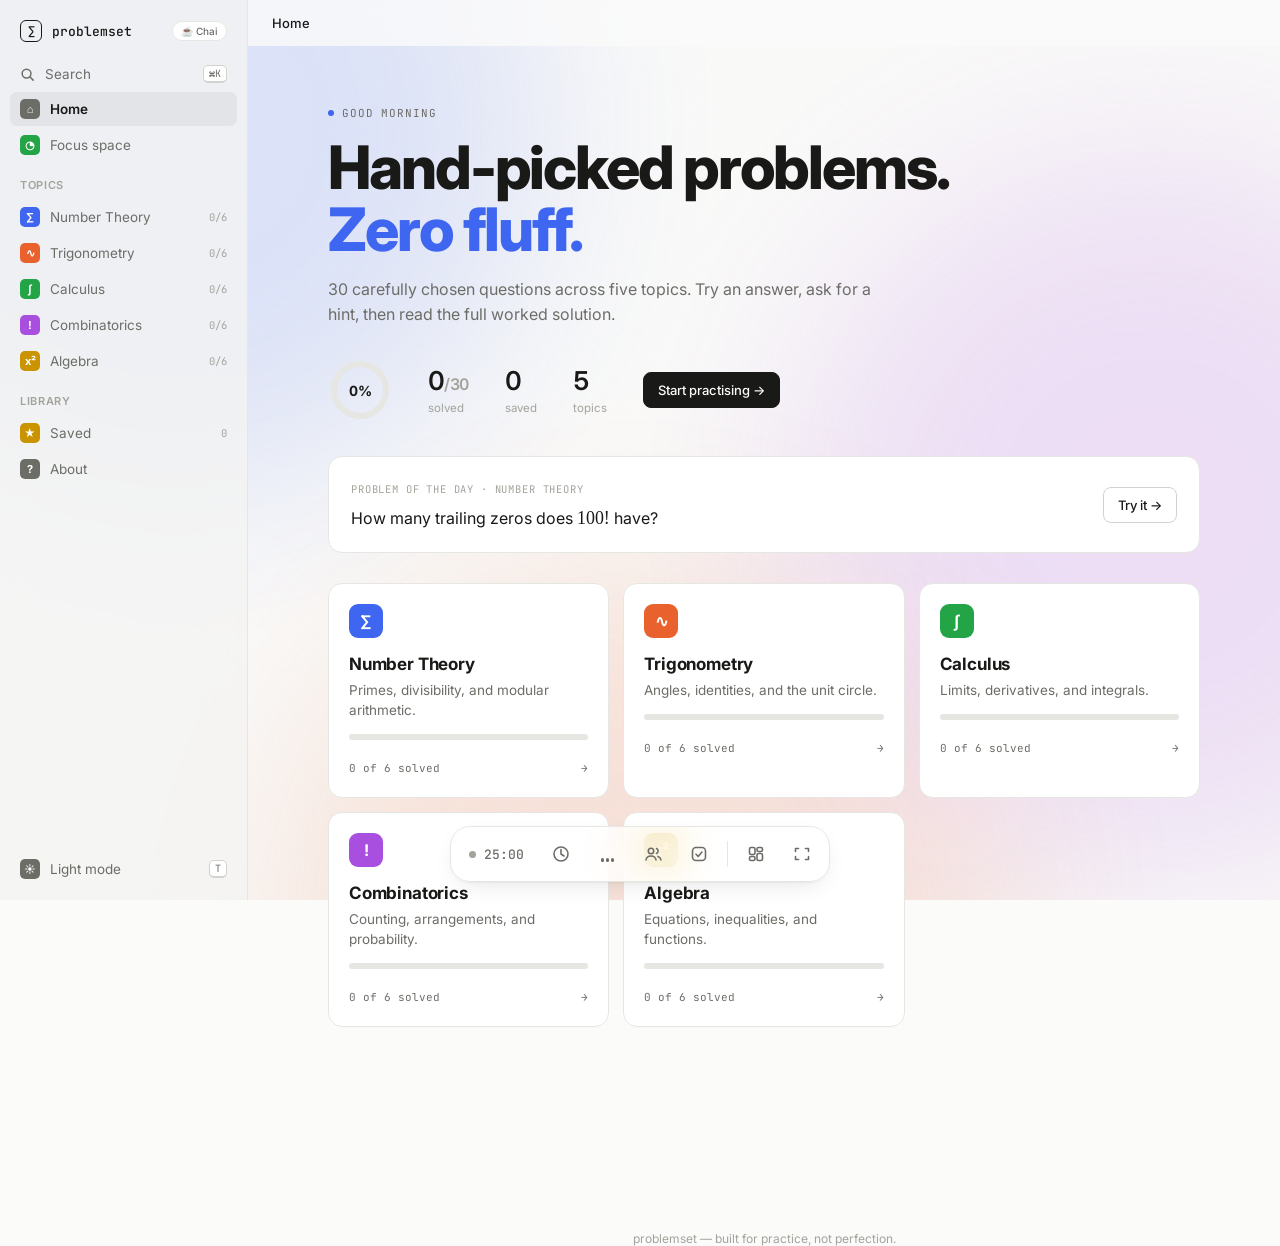
<file: problemset.html>
<!doctype html>
<html lang="en"><head><meta charset="utf-8"><meta name="viewport" content="width=device-width,initial-scale=1">
<title>Problemset Clone</title>
<link href="https://fonts.googleapis.com/css2?family=Inter:wght@400;500;600;700;800&family=JetBrains+Mono:wght@400;500&display=swap" rel="stylesheet">
<style>
:root{--bg:#fbfbfa;--side:#f4f4f2;--elev:#fff;--hover:rgba(20,20,22,.05);--border:#e6e6e2;--border2:#d3d3cd;--text:#191917;--dim:#6d6d68;--faint:#a3a39c;--shadow:0 1px 2px rgba(0,0,0,.05),0 8px 24px -8px rgba(0,0,0,.12);
--nt:#3f66f0;--trig:#e9622e;--calc:#22a447;--comb:#a94fe0;--alg:#c99400;--accent:var(--nt);
--easy:#22a447;--med:#c99400;--hard:#e5484d;
--mono:'JetBrains Mono',ui-monospace,monospace;--sans:'Inter',-apple-system,BlinkMacSystemFont,sans-serif;--ease:cubic-bezier(.2,.8,.2,1)}
@media (prefers-color-scheme:dark){:root:not([data-theme=light]){--bg:#0a0a0b;--side:#0e0e10;--elev:#131316;--hover:rgba(255,255,255,.06);--border:#232326;--border2:#35353a;--text:#ededed;--dim:#8a8a92;--faint:#55555c;--shadow:0 1px 2px rgba(0,0,0,.4),0 12px 32px -8px rgba(0,0,0,.6);--nt:#6c8fff;--trig:#ff8a5c;--calc:#7ee08c;--comb:#d68aff;--alg:#ffd166;--easy:#7ee08c;--med:#ffd166;--hard:#ff6b6b}}
:root[data-theme=dark]{--bg:#0a0a0b;--side:#0e0e10;--elev:#131316;--hover:rgba(255,255,255,.06);--border:#232326;--border2:#35353a;--text:#ededed;--dim:#8a8a92;--faint:#55555c;--shadow:0 1px 2px rgba(0,0,0,.4),0 12px 32px -8px rgba(0,0,0,.6);--nt:#6c8fff;--trig:#ff8a5c;--calc:#7ee08c;--comb:#d68aff;--alg:#ffd166;--easy:#7ee08c;--med:#ffd166;--hard:#ff6b6b}
*{box-sizing:border-box;margin:0;padding:0}
html,body{margin:0}
body{background:var(--bg);color:var(--text);font-family:var(--sans);-webkit-font-smoothing:antialiased;transition:background .3s,color .3s}
a{color:inherit;text-decoration:none}button{font:inherit;color:inherit;background:none;border:0;cursor:pointer}
:focus-visible{outline:2px solid var(--accent);outline-offset:2px;border-radius:6px}
::selection{background:color-mix(in srgb,var(--accent) 30%,transparent)}
math{font-family:'STIX Two Math','Latin Modern Math','Cambria Math',serif;font-size:1.12em}
#bar{position:fixed;top:0;left:0;height:2px;width:100%;transform-origin:0 50%;transform:scaleX(0);background:var(--accent);z-index:60;transition:background .4s}
.shell{display:grid;grid-template-columns:248px minmax(0,1fr);min-height:100vh}
/* sidebar */
aside{position:sticky;top:0;height:100vh;background:var(--side);border-right:1px solid var(--border);padding:14px 10px;display:flex;flex-direction:column;gap:2px;z-index:40;transition:transform .35s var(--ease),background .3s}
.brand{display:flex;align-items:center;gap:10px;padding:6px 10px 14px;font-family:var(--mono);font-size:13px;font-weight:500}
.logo{width:22px;height:22px;border-radius:6px;border:1px solid var(--text);display:grid;place-items:center;font-size:12px;transition:transform .5s var(--ease)}
.brand:hover .logo{transform:rotate(180deg)}
.chip{margin-left:auto;font-size:10px;border:1px solid var(--border);border-radius:99px;padding:3px 8px;color:var(--dim);background:var(--elev);font-family:var(--sans)}
.sbtn{display:flex;align-items:center;gap:10px;width:100%;padding:7px 10px;border-radius:7px;font-size:13.5px;color:var(--dim);position:relative;transition:background .15s,color .15s}
.sbtn:hover{background:var(--hover);color:var(--text)}
.sbtn.on{background:var(--hover);color:var(--text);font-weight:600}
.sbtn kbd{margin-left:auto}
.sbtn .ico{width:20px;height:20px;border-radius:5px;display:grid;place-items:center;font-size:11px;font-weight:700;color:#fff;background:var(--c,var(--dim));flex:none;transition:transform .25s var(--ease)}
.sbtn:hover .ico{transform:scale(1.12) rotate(-6deg)}
.sbtn .cnt{margin-left:auto;font-family:var(--mono);font-size:10.5px;color:var(--faint)}
.sec{font-size:11px;letter-spacing:.06em;text-transform:uppercase;color:var(--faint);padding:14px 10px 6px;font-weight:600}
.spacer{flex:1}
kbd{font-family:var(--mono);font-size:10px;border:1px solid var(--border2);border-bottom-width:2px;border-radius:5px;padding:1px 5px;color:var(--dim);background:var(--elev)}
/* topbar */
.top{position:sticky;top:0;z-index:30;display:flex;align-items:center;gap:10px;height:46px;padding:0 24px;background:color-mix(in srgb,var(--bg) 82%,transparent);backdrop-filter:blur(14px);border-bottom:1px solid transparent;transition:border-color .25s}
.top.scrolled{border-color:var(--border)}
.crumbs{font-size:13px;color:var(--dim);display:flex;gap:8px;align-items:center;min-width:0}
.crumbs b{color:var(--text);font-weight:500;white-space:nowrap;overflow:hidden;text-overflow:ellipsis}
.menu{display:none;width:30px;height:30px;border-radius:7px;place-items:center}
.menu:hover{background:var(--hover)}
.scrim{position:fixed;inset:0;background:rgba(0,0,0,.45);opacity:0;pointer-events:none;transition:opacity .3s;z-index:35}
/* page */
main{padding:0 24px 80px;max-width:920px;width:100%;margin:0 auto}
.page{animation:pagein .5s var(--ease) both}
@keyframes pagein{from{opacity:0;transform:translateY(10px)}}
.hero{padding:54px 0 28px}
.eyebrow{display:inline-flex;align-items:center;gap:8px;font-family:var(--mono);font-size:11px;letter-spacing:.08em;text-transform:uppercase;color:var(--dim)}
.eyebrow i{width:6px;height:6px;border-radius:50%;background:var(--accent);box-shadow:0 0 0 0 var(--accent);animation:pulse 2.4s infinite}
@keyframes pulse{0%{box-shadow:0 0 0 0 color-mix(in srgb,var(--accent) 60%,transparent)}70%,100%{box-shadow:0 0 0 8px transparent}}
h1{font-size:clamp(38px,6.2vw,60px);line-height:1.04;letter-spacing:-.035em;font-weight:800;margin:16px 0 0;text-wrap:balance}
h1 span{color:var(--accent);transition:color .4s}
.sub{color:var(--dim);margin-top:16px;font-size:16px;max-width:560px;line-height:1.55}
.stats{display:flex;flex-wrap:wrap;gap:12px 36px;margin-top:32px;align-items:center}
.stat b{display:block;font-size:26px;font-weight:600;letter-spacing:-.02em;font-variant-numeric:tabular-nums}
.stat small{font-size:11.5px;color:var(--faint)}
.pbar{flex:1;min-width:180px;max-width:320px}
.track{height:6px;border-radius:9px;background:var(--border);overflow:hidden;margin-top:8px;display:flex}
.fill{height:100%;background:var(--accent);border-radius:9px;transition:width .8s var(--ease)}
.dbar{display:flex;gap:4px;margin-top:8px}.dbar i{height:6px;border-radius:9px;flex:var(--n);min-width:6px;transition:flex .6s}
.ring{width:64px;height:64px;transform:rotate(-90deg)}.ring circle{fill:none;stroke-width:6;stroke-linecap:round}
.ring .bg{stroke:var(--border)}.ring .fg{stroke:var(--accent);transition:stroke-dashoffset 1s var(--ease)}
/* tools */
.tools{display:flex;gap:10px;flex-wrap:wrap;margin:8px 0 6px;position:sticky;top:46px;z-index:20;padding:10px 0;background:color-mix(in srgb,var(--bg) 88%,transparent);backdrop-filter:blur(12px)}
.search{flex:1;min-width:200px;display:flex;align-items:center;gap:9px;padding:0 12px;height:36px;border:1px solid var(--border);border-radius:9px;background:var(--elev);color:var(--faint);transition:border-color .2s,box-shadow .2s}
.search:focus-within{border-color:var(--accent);box-shadow:0 0 0 3px color-mix(in srgb,var(--accent) 18%,transparent)}
.search input{flex:1;background:none;border:0;outline:0;color:var(--text);font:14px var(--sans);min-width:0}
.seg{position:relative;display:flex;padding:3px;border:1px solid var(--border);border-radius:9px;background:var(--elev)}
.seg button{position:relative;z-index:1;font-family:var(--mono);font-size:11.5px;color:var(--dim);padding:0 12px;height:28px;border-radius:6px;transition:color .2s}
.seg button.on{color:var(--text)}
.seg .ind{position:absolute;z-index:0;top:3px;bottom:3px;left:0;border-radius:6px;background:var(--hover);border:1px solid var(--border);transition:transform .35s var(--ease),width .35s var(--ease)}
.tags{display:flex;gap:6px;flex-wrap:wrap;margin:6px 0 14px}
.tag{font-size:12px;padding:4px 10px;border-radius:99px;border:1px solid var(--border);color:var(--dim);transition:.2s;background:var(--elev)}
.tag:hover{border-color:var(--border2);color:var(--text);transform:translateY(-1px)}
.tag.on{background:var(--accent);border-color:var(--accent);color:#fff}
[data-theme=dark] .tag.on{color:#0a0a0b}
@media (prefers-color-scheme:dark){:root:not([data-theme=light]) .tag.on{color:#0a0a0b}}
/* questions */
.q{border:1px solid transparent;border-radius:12px;margin:2px 0;transition:border-color .3s,background .3s,box-shadow .3s;animation:rise .55s var(--ease) both;animation-delay:calc(var(--d,0)*45ms)}
@keyframes rise{from{opacity:0;transform:translateY(14px)}}
.q:hover{background:var(--hover)}
.q.open{background:var(--elev);border-color:var(--border);box-shadow:var(--shadow)}
.q.flash{animation:flash 1.6s}
@keyframes flash{0%,40%{border-color:var(--accent);box-shadow:0 0 0 4px color-mix(in srgb,var(--accent) 20%,transparent)}}
.q-head{display:flex;gap:16px;width:100%;text-align:left;padding:18px 16px;align-items:flex-start}
.q-num{font-family:var(--mono);font-size:11px;color:var(--faint);width:22px;padding-top:5px;font-variant-numeric:tabular-nums;flex:none}
.q-main{flex:1;min-width:0}
.q-text{font-size:16.5px;line-height:1.7;display:block}
.q-meta{display:flex;flex-wrap:wrap;gap:8px 12px;align-items:center;margin-top:10px;font-size:12px;color:var(--dim)}
.diff{display:inline-flex;align-items:center;gap:6px;font-family:var(--mono);font-size:10.5px;text-transform:uppercase;letter-spacing:.04em}
.dots{display:inline-flex;gap:3px}.dots i{width:6px;height:6px;border-radius:50%;background:var(--border2);transition:background .3s}
.easy .dots i:nth-child(1){background:var(--easy)}
.medium .dots i:nth-child(-n+2){background:var(--med)}.hard .dots i{background:var(--hard)}
.t{padding:1px 8px;border-radius:5px;background:var(--hover);font-size:11.5px}
.q-state{display:flex;gap:8px;align-items:center;padding-top:3px;color:var(--faint)}
.q-state .ok{color:var(--easy);animation:pop .5s var(--ease)}
.q-state .star{color:var(--med)}
@keyframes pop{0%{transform:scale(0)}60%{transform:scale(1.4)}100%{transform:scale(1)}}
.chev{transition:transform .35s var(--ease);flex:none}
.open .chev{transform:rotate(180deg)}
.q-more{display:grid;grid-template-rows:0fr;transition:grid-template-rows .4s var(--ease)}
.open .q-more{grid-template-rows:1fr}
.q-more>div{overflow:hidden;min-height:0}
.panel{padding:2px 16px 18px 54px;opacity:0;transform:translateY(-6px);transition:opacity .3s,transform .4s var(--ease)}
.open .panel{opacity:1;transform:none;transition-delay:.08s}
.ans{display:flex;gap:8px;flex-wrap:wrap}
.ans input{flex:1;min-width:150px;height:36px;padding:0 12px;border-radius:8px;border:1px solid var(--border2);background:var(--bg);color:var(--text);font:13px var(--mono);outline:0;transition:border-color .2s,box-shadow .2s}
.ans input:focus{border-color:var(--accent);box-shadow:0 0 0 3px color-mix(in srgb,var(--accent) 18%,transparent)}
.ans input.bad{animation:shake .4s;border-color:var(--hard)}
.ans input.good{border-color:var(--easy)}
@keyframes shake{20%,60%{transform:translateX(-5px)}40%,80%{transform:translateX(5px)}}
.btn{display:inline-flex;align-items:center;gap:7px;height:36px;padding:0 14px;border-radius:8px;border:1px solid var(--border2);background:var(--elev);font-size:13px;font-weight:500;transition:transform .15s,background .15s,border-color .15s}
.btn:hover{border-color:var(--dim);transform:translateY(-1px)}.btn:active{transform:scale(.97)}
.btn.pri{background:var(--text);color:var(--bg);border-color:var(--text)}
.btn.sm{height:30px;padding:0 11px;font-size:12px}
.btn.on{background:var(--hover);border-color:var(--accent);color:var(--accent)}
.msg{font-size:12.5px;margin-top:8px;min-height:18px;color:var(--dim);transition:color .2s}
.msg.good{color:var(--easy)}.msg.bad{color:var(--hard)}
.acts{display:flex;gap:8px;flex-wrap:wrap;margin-top:12px}
.hints{display:grid;gap:8px;margin-top:12px}
.hint{display:grid;grid-template-rows:0fr;transition:grid-template-rows .4s var(--ease)}
.hint.show{grid-template-rows:1fr}
.hint>div{overflow:hidden;min-height:0}
.hint p{margin:0;padding:10px 14px;border-radius:9px;background:color-mix(in srgb,var(--med) 11%,transparent);border:1px solid color-mix(in srgb,var(--med) 30%,transparent);font-size:14px;line-height:1.65}
.hint b{font-family:var(--mono);font-size:10px;letter-spacing:.08em;color:var(--med);display:block;margin-bottom:3px}
.solbox{display:grid;grid-template-rows:0fr;transition:grid-template-rows .5s var(--ease)}
.solbox.show{grid-template-rows:1fr}.solbox>div{overflow:hidden;min-height:0}
.sol{margin-top:14px;padding:16px 18px;border:1px solid var(--border);border-radius:10px;background:var(--bg)}
.sol h4{font-family:var(--mono);font-size:10.5px;letter-spacing:.1em;color:var(--faint);font-weight:500;margin-bottom:12px}
.step{display:flex;gap:12px;font-size:14.5px;line-height:1.7;padding:5px 0;opacity:0;transform:translateX(-8px);transition:opacity .4s,transform .5s var(--ease);transition-delay:calc(var(--s)*110ms + 150ms)}
.solbox.show .step{opacity:1;transform:none}
.step i{font-style:normal;flex:none;width:20px;height:20px;border-radius:50%;background:var(--accent);color:#fff;font:600 10.5px/20px var(--mono);text-align:center;margin-top:3px}
.final{margin-top:10px;padding:8px 12px;border-radius:8px;background:color-mix(in srgb,var(--easy) 12%,transparent);font:500 13px var(--mono);color:var(--easy)}
.empty{text-align:center;padding:70px 0;color:var(--dim);animation:pagein .4s both}
.empty big{display:block;font-size:34px;margin-bottom:8px}
/* home cards */
.grid{display:grid;grid-template-columns:repeat(auto-fill,minmax(260px,1fr));gap:14px;margin:8px 0 34px}
.card{position:relative;overflow:hidden;border:1px solid var(--border);background:var(--elev);border-radius:14px;padding:20px;display:flex;flex-direction:column;gap:6px;transition:transform .3s var(--ease),border-color .3s,box-shadow .3s;animation:rise .6s var(--ease) both;animation-delay:calc(var(--d)*70ms)}
.card::before{content:"";position:absolute;inset:0;background:radial-gradient(240px circle at var(--mx,50%) var(--my,0%),color-mix(in srgb,var(--c) 18%,transparent),transparent 70%);opacity:0;transition:opacity .3s;pointer-events:none}
.card:hover{transform:translateY(-4px);border-color:var(--c);box-shadow:var(--shadow)}.card:hover::before{opacity:1}
.card .ico{width:34px;height:34px;border-radius:9px;background:var(--c);color:#fff;display:grid;place-items:center;font-weight:700;font-size:16px;margin-bottom:10px;transition:transform .4s var(--ease)}
.card:hover .ico{transform:rotate(-8deg) scale(1.1)}
.card b{font-size:17px;letter-spacing:-.01em}.card span{font-size:13.5px;color:var(--dim);line-height:1.5}
.card .row{display:flex;justify-content:space-between;font-family:var(--mono);font-size:11px;color:var(--dim);margin-top:14px}
.card .track .fill{background:var(--c)}
.daily{display:flex;gap:18px;align-items:center;flex-wrap:wrap;border:1px solid var(--border);border-radius:14px;padding:20px 22px;background:var(--elev);margin:6px 0 30px;animation:rise .6s var(--ease) both;animation-delay:.1s}
.daily .l{flex:1;min-width:220px}.daily small{font-family:var(--mono);font-size:10.5px;letter-spacing:.08em;color:var(--faint);text-transform:uppercase}
.daily p{margin:8px 0 0;font-size:16px;line-height:1.65}
h2{font-size:20px;letter-spacing:-.02em;margin:34px 0 14px}
.prose{color:var(--dim);line-height:1.75;font-size:15.5px;max-width:640px}
.prose p+p{margin-top:14px}
table{border-collapse:collapse;width:100%;max-width:520px;font-size:14px}
td{padding:9px 0;border-bottom:1px solid var(--border)}td:first-child{width:110px}
.scroll{overflow-x:auto}
/* palette */
.pal{position:fixed;inset:0;z-index:80;display:grid;place-items:start center;padding:12vh 16px 0;background:rgba(0,0,0,.4);backdrop-filter:blur(3px);opacity:0;pointer-events:none;transition:opacity .2s}
.pal.show{opacity:1;pointer-events:auto}
.pbox{width:min(600px,100%);background:var(--elev);border:1px solid var(--border2);border-radius:14px;box-shadow:var(--shadow),0 30px 80px rgba(0,0,0,.35);overflow:hidden;transform:translateY(-10px) scale(.97);transition:transform .3s var(--ease)}
.pal.show .pbox{transform:none}
.pbox input{width:100%;height:52px;padding:0 18px;border:0;border-bottom:1px solid var(--border);background:none;color:var(--text);font:16px var(--sans);outline:0}
.res{max-height:min(50vh,380px);overflow:auto;padding:6px}
.ritem{display:flex;gap:10px;align-items:center;width:100%;text-align:left;padding:9px 12px;border-radius:8px;font-size:14px}
.ritem.sel{background:var(--hover)}
.ritem .ico{width:20px;height:20px;border-radius:5px;background:var(--c);color:#fff;display:grid;place-items:center;font-size:11px;font-weight:700;flex:none}
.ritem span.tx{white-space:nowrap;overflow:hidden;text-overflow:ellipsis;flex:1}
.ritem small{color:var(--faint);font-family:var(--mono);font-size:10.5px}
.phelp{display:flex;gap:14px;padding:9px 14px;border-top:1px solid var(--border);font-size:11.5px;color:var(--faint)}
/* toast + confetti */
#toast{position:fixed;left:50%;bottom:26px;transform:translate(-50%,30px);opacity:0;background:var(--text);color:var(--bg);padding:9px 16px;border-radius:99px;font-size:13px;font-weight:500;z-index:90;transition:.35s var(--ease);pointer-events:none}
#toast.show{transform:translate(-50%,0);opacity:1}
.cf{position:fixed;width:7px;height:7px;border-radius:2px;pointer-events:none;z-index:95;animation:cf .9s var(--ease) forwards}
@keyframes cf{to{transform:translate(var(--x),var(--y)) rotate(var(--r));opacity:0}}
footer{text-align:center;color:var(--faint);font-size:12px;padding:30px 0 0}
@media (max-width:860px){
 .shell{grid-template-columns:1fr}
 aside{position:fixed;left:0;top:0;width:264px;transform:translateX(-100%)}
 body.nav aside{transform:none;box-shadow:var(--shadow)}body.nav .scrim{opacity:1;pointer-events:auto}
 .menu{display:grid}
 .top{padding:0 16px}main{padding:0 16px 70px}
 .panel{padding-left:16px}.q-head{gap:10px;padding:16px 10px}.q-num{display:none}
 .tools{top:46px}
}
@media (prefers-reduced-motion:reduce){*,*::before,*::after{animation-duration:.01ms!important;transition-duration:.01ms!important;animation-delay:0s!important}}

/* ================= FOCUS SUITE ================= */
:root{--b1:var(--nt);--b2:var(--comb);--b3:var(--trig);--glass:color-mix(in srgb,var(--elev) 72%,transparent)}
:root[data-vibe=sakura]{--b1:#ff8fb3;--b2:#ffc6a5;--b3:#c084fc}
:root[data-vibe=forest]{--b1:#4fd18b;--b2:#2aa7a1;--b3:#c6e37a}
:root[data-vibe=ocean]{--b1:#5aa9ff;--b2:#3fe0e6;--b3:#7c6cff}
:root[data-vibe=ember]{--b1:#ff7a59;--b2:#ffb84d;--b3:#ff5d8f}
:root[data-vibe=mono]{--b1:#8a8a92;--b2:#55555c;--b3:#b5b5bd}
html{scroll-behavior:smooth}
main{padding-bottom:140px}
aside{background:color-mix(in srgb,var(--side) 78%,transparent);backdrop-filter:blur(18px)}
.shell{transition:grid-template-columns .6s var(--ease);overflow-x:clip}
aside{width:248px}
body.zen .shell{grid-template-columns:0 minmax(0,1fr)}
body.zen aside{opacity:0;pointer-events:none}
body.zen .top{opacity:.0;pointer-events:none}
aside,.top{transition:opacity .5s,transform .35s var(--ease),background .3s,border-color .25s}
#toast{bottom:92px}
/* ambient */
#amb{position:fixed;inset:0;z-index:-1;overflow:hidden;pointer-events:none}
#amb i{position:absolute;width:56vmax;height:56vmax;border-radius:50%;filter:blur(100px);opacity:.26;will-change:transform;transition:background 1.2s}
[data-theme=light] #amb i{opacity:.16}
@media (prefers-color-scheme:light){:root:not([data-theme=dark]) #amb i{opacity:.16}}
#amb i:nth-child(1){background:var(--b1);left:-14vmax;top:-18vmax;animation:d1 28s ease-in-out infinite alternate}
#amb i:nth-child(2){background:var(--b2);right:-18vmax;top:12vmax;animation:d2 34s ease-in-out infinite alternate}
#amb i:nth-child(3){background:var(--b3);left:22vmax;bottom:-30vmax;animation:d3 40s ease-in-out infinite alternate}
@keyframes d1{to{transform:translate3d(24vmax,16vmax,0) scale(1.15)}}
@keyframes d2{to{transform:translate3d(-20vmax,10vmax,0) scale(.9)}}
@keyframes d3{to{transform:translate3d(-14vmax,-18vmax,0) scale(1.2)}}
#amb::after{content:"";position:absolute;inset:0;opacity:.05;mix-blend-mode:overlay;background-image:url("data:image/svg+xml,%3Csvg xmlns='http://www.w3.org/2000/svg' width='160' height='160'%3E%3Cfilter id='n'%3E%3CfeTurbulence type='fractalNoise' baseFrequency='.9' numOctaves='2'/%3E%3C/filter%3E%3Crect width='100%25' height='100%25' filter='url(%23n)'/%3E%3C/svg%3E")}
/* cursor */
body.cc,body.cc *{cursor:none!important}
#cd,#cr,#cg{position:fixed;left:0;top:0;pointer-events:none;will-change:transform;opacity:0;transition:opacity .35s}
body.cc.moved #cd,body.cc.moved #cr,body.cc.moved #cg{opacity:1}
#cd{z-index:300;width:7px;height:7px;margin:-3.5px 0 0 -3.5px;border-radius:50%;background:var(--accent)}
#cr{z-index:299;width:38px;height:38px;margin:-19px 0 0 -19px;border-radius:50%;border:1.5px solid color-mix(in srgb,var(--accent) 65%,transparent);transition:opacity .35s,background-color .25s,border-color .25s}
#cr.h{background:color-mix(in srgb,var(--accent) 14%,transparent);border-color:var(--accent)}
#cr.tx{border-radius:3px;background:var(--accent);border-color:transparent}
#cg{z-index:-1;width:420px;height:420px;border-radius:50%;background:radial-gradient(circle,color-mix(in srgb,var(--accent) 13%,transparent),transparent 65%)}
.rp{position:fixed;z-index:298;width:38px;height:38px;margin:-19px 0 0 -19px;border-radius:50%;border:1.5px solid var(--accent);pointer-events:none;animation:rp .65s var(--ease) forwards}
@keyframes rp{from{transform:scale(.4);opacity:.9}to{transform:scale(2.6);opacity:0}}
.btn,.dockb{transition:transform .25s var(--ease),background .15s,border-color .15s,color .15s}
/* dock */
#dock{position:fixed;left:50%;bottom:18px;transform:translateX(-50%);z-index:50;display:flex;gap:4px;padding:6px;border-radius:20px;background:var(--glass);border:1px solid var(--border);backdrop-filter:blur(22px) saturate(1.4);box-shadow:var(--shadow);animation:dockin .8s var(--ease) .3s both}
@keyframes dockin{from{transform:translate(-50%,90px);opacity:0}}
.dockb{position:relative;display:flex;align-items:center;gap:8px;height:42px;min-width:42px;padding:0 12px;border-radius:14px;color:var(--dim);font:500 13px var(--mono);justify-content:center;font-variant-numeric:tabular-nums}
.dockb:hover{background:var(--hover);color:var(--text)}
.dockb.on{background:var(--text);color:var(--bg)}
.dockb svg{flex:none}
.dockb .bdg{position:absolute;top:3px;right:3px;min-width:15px;height:15px;border-radius:9px;background:var(--accent);color:#fff;font:600 9px/15px var(--mono);text-align:center;padding:0 4px}
.dsep{width:1px;background:var(--border);margin:8px 3px}
.eq{display:flex;gap:2px;align-items:flex-end;height:15px}.eq i{width:3px;height:4px;border-radius:2px;background:currentColor}
.playing .eq i{animation:eq .9s ease-in-out infinite alternate}.eq i:nth-child(2){animation-delay:-.4s!important}.eq i:nth-child(3){animation-delay:-.7s!important}
@keyframes eq{to{height:15px}}
.tdot{width:7px;height:7px;border-radius:50%;background:var(--faint)}
.run .tdot{background:var(--easy);animation:pulse2 1.4s infinite}
@keyframes pulse2{50%{opacity:.35;transform:scale(.7)}}
#dpanel{position:fixed;left:50%;bottom:78px;z-index:49;width:min(440px,calc(100vw - 24px));max-height:calc(100vh - 110px);overflow:auto;overscroll-behavior:contain;padding:18px;border-radius:22px;background:color-mix(in srgb,var(--elev) 86%,transparent);border:1px solid var(--border);backdrop-filter:blur(26px) saturate(1.4);box-shadow:var(--shadow),0 30px 80px rgba(0,0,0,.25);transform:translate(-50%,18px) scale(.95);opacity:0;pointer-events:none;transform-origin:50% 100%;transition:transform .5s var(--ease),opacity .25s;scrollbar-width:thin}
#dpanel.show{transform:translate(-50%,0) scale(1);opacity:1;pointer-events:auto}
#dpanel section{display:none}#dpanel section.on{display:block;animation:pagein .4s var(--ease) both}
.gcard{border:1px solid var(--border);border-radius:20px;padding:22px;background:var(--glass);backdrop-filter:blur(14px);animation:rise .6s var(--ease) both}
.gcard h3,.pt{font-family:var(--mono);font-size:10.5px;letter-spacing:.1em;text-transform:uppercase;color:var(--faint);font-weight:500;margin:0 0 14px}
.fgrid{display:grid;grid-template-columns:repeat(2,minmax(0,1fr));gap:14px;margin-top:6px}
.fgrid .wide{grid-column:1/-1}
.fgrid .gcard:nth-child(2){animation-delay:.07s}.fgrid .gcard:nth-child(3){animation-delay:.14s}.fgrid .gcard:nth-child(4){animation-delay:.2s}.fgrid .gcard:nth-child(5){animation-delay:.26s}
/* timer */
.tw{display:flex;flex-direction:column;align-items:center;gap:14px}
.modes{display:flex;gap:3px;padding:3px;border:1px solid var(--border);border-radius:11px;background:var(--bg)}
.modes button{font:500 12px var(--mono);padding:7px 13px;border-radius:8px;color:var(--dim);transition:.25s var(--ease)}
.modes button.on{background:var(--text);color:var(--bg)}
.ringw{position:relative;width:min(230px,70vw);aspect-ratio:1}
.ringw svg{width:100%;height:100%;transform:rotate(-90deg)}
.ringw circle{fill:none;stroke-width:7;stroke-linecap:round}
.rb{stroke:var(--border)}.rf{stroke:var(--accent);stroke-dasharray:553;transition:stroke-dashoffset .35s linear,stroke .5s;filter:drop-shadow(0 0 8px color-mix(in srgb,var(--accent) 55%,transparent))}
.tw[data-mode=short] .rf{stroke:var(--easy)}.tw[data-mode=long] .rf{stroke:var(--comb)}
.tc{position:absolute;inset:0;display:grid;place-content:center;text-align:center}
.tt{font:600 clamp(40px,11vw,52px)/1 var(--mono);letter-spacing:-.04em;font-variant-numeric:tabular-nums}
.tl{font-size:12px;color:var(--dim);margin-top:8px;letter-spacing:.06em;text-transform:uppercase}
.tcontrols{display:flex;gap:10px;align-items:center}
.btn.big{height:46px;padding:0 28px;font-size:14px;border-radius:12px}
.tmeta{display:flex;gap:18px;font-size:12px;color:var(--dim);align-items:center;flex-wrap:wrap;justify-content:center}
.tmeta b{color:var(--text);font-family:var(--mono)}
.tmeta label{display:flex;gap:6px;align-items:center;cursor:pointer}
.stp{display:inline-flex;align-items:center;gap:8px}
.stp button{width:24px;height:24px;border-radius:7px;border:1px solid var(--border2);line-height:1}
.stp button:hover{background:var(--hover)}
input[type=checkbox]{accent-color:var(--accent)}
input[type=range]{-webkit-appearance:none;appearance:none;height:4px;border-radius:9px;background:var(--border);outline:0;width:100%}
input[type=range]::-webkit-slider-thumb{-webkit-appearance:none;width:14px;height:14px;border-radius:50%;background:var(--accent);border:2px solid var(--bg);box-shadow:0 0 0 1px var(--accent);transition:transform .2s var(--ease)}
input[type=range]::-webkit-slider-thumb:hover{transform:scale(1.3)}
input[type=range]::-moz-range-thumb{width:12px;height:12px;border-radius:50%;background:var(--accent);border:2px solid var(--bg)}
/* clock */
.cw{display:flex;flex-direction:column;align-items:center;gap:14px}
.an{width:min(190px,60vw);aspect-ratio:1}
.an circle.f{fill:var(--bg);stroke:var(--border2);stroke-width:1.5}
.an .tk{stroke:var(--faint);stroke-width:1.5;stroke-linecap:round}.an .tk.b{stroke:var(--dim);stroke-width:2.5}
.an .h{stroke:var(--text);stroke-width:4;stroke-linecap:round}.an .m{stroke:var(--text);stroke-width:3;stroke-linecap:round}.an .s{stroke:var(--accent);stroke-width:1.6;stroke-linecap:round}
.an g{transform-origin:100px 100px}
.dig{font:600 34px var(--mono);letter-spacing:-.03em;font-variant-numeric:tabular-nums}
.dt{font-size:13px;color:var(--dim);margin-top:-8px}
.zones{width:100%;display:grid;gap:2px}
.zones div{display:flex;justify-content:space-between;font-size:13px;padding:6px 2px;border-bottom:1px solid var(--border)}
.zones span{color:var(--dim)}.zones b{font:500 13px var(--mono);font-variant-numeric:tabular-nums}
.sw{width:100%;border-top:1px solid var(--border);padding-top:14px}
.swt{font:600 26px var(--mono);font-variant-numeric:tabular-nums;text-align:center;margin-bottom:10px}
.swb{display:flex;gap:8px;justify-content:center}
.laps{list-style:none;max-height:90px;overflow:auto;margin-top:10px;font:12px var(--mono);color:var(--dim)}
.laps li{display:flex;justify-content:space-between;padding:4px 6px;border-radius:6px}.laps li:nth-child(odd){background:var(--hover)}
/* music */
.viz{width:100%;height:64px;display:block;border-radius:12px;background:var(--bg);border:1px solid var(--border);margin-bottom:14px}
.mrow{display:grid;grid-template-columns:36px 1fr 110px;gap:12px;align-items:center;padding:9px 0;border-bottom:1px solid var(--border)}
.mrow:last-of-type{border-bottom:0}
.mrow b{font-size:13.5px;font-weight:500;display:block}.mrow small{font-size:11.5px;color:var(--faint)}
.mtog{width:36px;height:36px;border-radius:50%;border:1px solid var(--border2);display:grid;place-items:center;font-size:12px;transition:.25s var(--ease)}
.mtog:hover{transform:scale(1.08)}.mtog.on{background:var(--accent);border-color:var(--accent);color:#fff}
.chips{display:flex;gap:6px;flex-wrap:wrap;margin:12px 0}
.chip2{font-size:12px;padding:5px 11px;border-radius:99px;border:1px solid var(--border);color:var(--dim);transition:.2s}
.chip2:hover,.chip2.on{border-color:var(--accent);color:var(--accent)}
.mst{display:flex;gap:12px;align-items:center;font-size:12px;color:var(--dim);margin-bottom:6px}
/* rooms */
.rooms label,.lab{font:500 10.5px var(--mono);letter-spacing:.08em;text-transform:uppercase;color:var(--faint);display:block;margin-bottom:6px}
.fld{width:100%;height:36px;padding:0 12px;border-radius:9px;border:1px solid var(--border2);background:var(--bg);color:var(--text);font:13px var(--sans);outline:0;transition:.2s}
.fld:focus{border-color:var(--accent);box-shadow:0 0 0 3px color-mix(in srgb,var(--accent) 18%,transparent)}
.rrow{display:flex;gap:8px;margin-top:10px}
.rhead{display:flex;justify-content:space-between;align-items:center;gap:8px;margin-bottom:12px}
.code{font:600 20px var(--mono);letter-spacing:.14em}
.mem{display:flex;align-items:center;gap:10px;padding:8px 0;animation:rise .4s var(--ease) both}
.av{width:30px;height:30px;border-radius:50%;display:grid;place-items:center;color:#fff;font:600 12px var(--sans);flex:none}
.mem b{font-size:13.5px;font-weight:500;display:block}.mem small{font-size:11.5px;color:var(--faint)}
.st{margin-left:auto;font:500 10.5px var(--mono);padding:3px 9px;border-radius:99px;background:var(--hover);color:var(--dim)}
.st.f{background:color-mix(in srgb,var(--easy) 16%,transparent);color:var(--easy)}.st.b{background:color-mix(in srgb,var(--med) 16%,transparent);color:var(--med)}
.chat{height:130px;overflow:auto;border:1px solid var(--border);border-radius:11px;padding:10px;background:var(--bg);display:flex;flex-direction:column;gap:6px;font-size:13px;margin:10px 0}
.msgb{max-width:88%;padding:6px 10px;border-radius:10px;background:var(--hover);animation:rise .3s var(--ease) both;line-height:1.45}
.msgb.me{align-self:flex-end;background:color-mix(in srgb,var(--accent) 20%,transparent)}
.msgb small{display:block;color:var(--faint);font-size:10.5px;margin-bottom:1px}
.note{font-size:11.5px;color:var(--faint);line-height:1.55;margin-top:12px}
/* tasks + stats */
.tin{display:flex;gap:8px;margin-bottom:10px}
.tlist{list-style:none;display:grid;gap:2px;max-height:250px;overflow:auto}
.tlist li{display:flex;gap:10px;align-items:center;padding:8px 6px;border-radius:9px;font-size:14px;animation:rise .35s var(--ease) both}
.tlist li:hover{background:var(--hover)}
.tlist li.d span{color:var(--faint);text-decoration:line-through}
.ck{width:18px;height:18px;border-radius:6px;border:1.5px solid var(--border2);display:grid;place-items:center;color:transparent;flex:none;transition:.25s var(--ease)}
.d .ck{background:var(--accent);border-color:var(--accent);color:#fff;transform:scale(1.05)}
.tlist .x{margin-left:auto;color:var(--faint);opacity:0;transition:.2s}.tlist li:hover .x{opacity:1}
.tc2{font:12px var(--mono);color:var(--dim);margin-bottom:8px}
.srow{display:flex;gap:22px;flex-wrap:wrap;margin-bottom:18px}
.srow .stat b{font-size:24px}
.wk{display:flex;gap:10px;align-items:flex-end;height:110px}
.wk div{flex:1;display:flex;flex-direction:column;align-items:center;gap:6px;height:100%;justify-content:flex-end}
.wk i{display:block;width:100%;border-radius:7px 7px 3px 3px;background:linear-gradient(var(--accent),color-mix(in srgb,var(--accent) 30%,transparent));min-height:4px;transform-origin:bottom;animation:grow .9s var(--ease) both}
@keyframes grow{from{transform:scaleY(0)}}
.wk small{font:10.5px var(--mono);color:var(--faint)}.wk .today small{color:var(--text)}
.goal{display:flex;align-items:center;gap:12px;margin-top:16px;font-size:12.5px;color:var(--dim)}
.vibes{display:flex;gap:10px;flex-wrap:wrap;margin-bottom:22px}
.vb{width:38px;height:38px;border-radius:50%;border:2px solid var(--border);position:relative;transition:transform .3s var(--ease),border-color .2s}
.vb:hover{transform:scale(1.15)}.vb.on{border-color:var(--text)}
@media (max-width:860px){.fgrid{grid-template-columns:1fr}#dock{bottom:12px}.dockb{padding:0 9px;min-width:38px}#dpanel{bottom:72px}.mrow{grid-template-columns:36px 1fr 84px}}
@media (max-width:520px){.dockb .lbl{display:none}}
</style>

<div id="bar"></div>
<div class="shell">
  <aside id="side"></aside>
  <div>
    <div class="top" id="top">
      <button class="menu" id="menu" aria-label="Open menu"><svg width="16" height="16" viewBox="0 0 16 16" fill="none" stroke="currentColor" stroke-width="1.6" stroke-linecap="round"><path d="M2 4h12M2 8h12M2 12h12"/></svg></button>
      <div class="crumbs" id="crumbs"></div>
    </div>
    <main id="main"></main>
    <footer>problemset — built for practice, not perfection.</footer>
  </div>
</div>
<div class="scrim" id="scrim"></div>
<div class="pal" id="pal" aria-hidden="true"><div class="pbox"><input id="pin" placeholder="Search problems and topics…" autocomplete="off"><div class="res" id="res"></div><div class="phelp"><span><kbd>↑</kbd> <kbd>↓</kbd> navigate</span><span><kbd>↵</kbd> open</span><span><kbd>esc</kbd> close</span></div></div></div>
<div id="toast" role="status"></div>
<div id="amb"><i></i><i></i><i></i></div><div id="cg"></div><div id="cr"></div><div id="cd"></div>
<nav id="dock" aria-label="Focus tools"></nav><div id="dpanel"></div>

<script>!function(e,t){"object"==typeof exports&&"object"==typeof module?module.exports=t():"function"==typeof define&&define.amd?define([],t):"object"==typeof exports?exports.katex=t():e.katex=t()}("undefined"!=typeof self?self:this,(function(){return function(){"use strict";var e={d:function(t,r){for(var n in r)e.o(r,n)&&!e.o(t,n)&&Object.defineProperty(t,n,{enumerable:!0,get:r[n]})},o:function(e,t){return Object.prototype.hasOwnProperty.call(e,t)}},t={};e.d(t,{default:function(){return Yn}});class r{constructor(e,t){this.name=void 0,this.position=void 0,this.length=void 0,this.rawMessage=void 0;let n,o,s="KaTeX parse error: "+e;const i=t&&t.loc;if(i&&i.start<=i.end){const e=i.lexer.input;n=i.start,o=i.end,n===e.length?s+=" at end of input: ":s+=" at position "+(n+1)+": ";const t=e.slice(n,o).replace(/[^]/g,"$&\u0332");let r,a;r=n>15?"\u2026"+e.slice(n-15,n):e.slice(0,n),a=o+15<e.length?e.slice(o,o+15)+"\u2026":e.slice(o),s+=r+t+a}const a=new Error(s);return a.name="ParseError",a.__proto__=r.prototype,a.position=n,null!=n&&null!=o&&(a.length=o-n),a.rawMessage=e,a}}r.prototype.__proto__=Error.prototype;var n=r;const o=/([A-Z])/g,s={"&":"&amp;",">":"&gt;","<":"&lt;",'"':"&quot;","'":"&#x27;"},i=/[&><"']/g;const a=function(e){return"ordgroup"===e.type||"color"===e.type?1===e.body.length?a(e.body[0]):e:"font"===e.type?a(e.body):e};var l={contains:function(e,t){return-1!==e.indexOf(t)},deflt:function(e,t){return void 0===e?t:e},escape:function(e){return String(e).replace(i,(e=>s[e]))},hyphenate:function(e){return e.replace(o,"-$1").toLowerCase()},getBaseElem:a,isCharacterBox:function(e){const t=a(e);return"mathord"===t.type||"textord"===t.type||"atom"===t.type},protocolFromUrl:function(e){const t=/^[\x00-\x20]*([^\\/#?]*?)(:|&#0*58|&#x0*3a|&colon)/i.exec(e);return t?":"!==t[2]?null:/^[a-zA-Z][a-zA-Z0-9+\-.]*$/.test(t[1])?t[1].toLowerCase():null:"_relative"}};const h={displayMode:{type:"boolean",description:"Render math in display mode, which puts the math in display style (so \\int and \\sum are large, for example), and centers the math on the page on its own line.",cli:"-d, --display-mode"},output:{type:{enum:["htmlAndMathml","html","mathml"]},description:"Determines the markup language of the output.",cli:"-F, --format <type>"},leqno:{type:"boolean",description:"Render display math in leqno style (left-justified tags)."},fleqn:{type:"boolean",description:"Render display math flush left."},throwOnError:{type:"boolean",default:!0,cli:"-t, --no-throw-on-error",cliDescription:"Render errors (in the color given by --error-color) instead of throwing a ParseError exception when encountering an error."},errorColor:{type:"string",default:"#cc0000",cli:"-c, --error-color <color>",cliDescription:"A color string given in the format 'rgb' or 'rrggbb' (no #). This option determines the color of errors rendered by the -t option.",cliProcessor:e=>"#"+e},macros:{type:"object",cli:"-m, --macro <def>",cliDescription:"Define custom macro of the form '\\foo:expansion' (use multiple -m arguments for multiple macros).",cliDefault:[],cliProcessor:(e,t)=>(t.push(e),t)},minRuleThickness:{type:"number",description:"Specifies a minimum thickness, in ems, for fraction lines, `\\sqrt` top lines, `{array}` vertical lines, `\\hline`, `\\hdashline`, `\\underline`, `\\overline`, and the borders of `\\fbox`, `\\boxed`, and `\\fcolorbox`.",processor:e=>Math.max(0,e),cli:"--min-rule-thickness <size>",cliProcessor:parseFloat},colorIsTextColor:{type:"boolean",description:"Makes \\color behave like LaTeX's 2-argument \\textcolor, instead of LaTeX's one-argument \\color mode change.",cli:"-b, --color-is-text-color"},strict:{type:[{enum:["warn","ignore","error"]},"boolean","function"],description:"Turn on strict / LaTeX faithfulness mode, which throws an error if the input uses features that are not supported by LaTeX.",cli:"-S, --strict",cliDefault:!1},trust:{type:["boolean","function"],description:"Trust the input, enabling all HTML features such as \\url.",cli:"-T, --trust"},maxSize:{type:"number",default:1/0,description:"If non-zero, all user-specified sizes, e.g. in \\rule{500em}{500em}, will be capped to maxSize ems. Otherwise, elements and spaces can be arbitrarily large",processor:e=>Math.max(0,e),cli:"-s, --max-size <n>",cliProcessor:parseInt},maxExpand:{type:"number",default:1e3,description:"Limit the number of macro expansions to the specified number, to prevent e.g. infinite macro loops. If set to Infinity, the macro expander will try to fully expand as in LaTeX.",processor:e=>Math.max(0,e),cli:"-e, --max-expand <n>",cliProcessor:e=>"Infinity"===e?1/0:parseInt(e)},globalGroup:{type:"boolean",cli:!1}};function c(e){if(e.default)return e.default;const t=e.type,r=Array.isArray(t)?t[0]:t;if("string"!=typeof r)return r.enum[0];switch(r){case"boolean":return!1;case"string":return"";case"number":return 0;case"object":return{}}}class m{constructor(e){this.displayMode=void 0,this.output=void 0,this.leqno=void 0,this.fleqn=void 0,this.throwOnError=void 0,this.errorColor=void 0,this.macros=void 0,this.minRuleThickness=void 0,this.colorIsTextColor=void 0,this.strict=void 0,this.trust=void 0,this.maxSize=void 0,this.maxExpand=void 0,this.globalGroup=void 0,e=e||{};for(const t in h)if(h.hasOwnProperty(t)){const r=h[t];this[t]=void 0!==e[t]?r.processor?r.processor(e[t]):e[t]:c(r)}}reportNonstrict(e,t,r){let o=this.strict;if("function"==typeof o&&(o=o(e,t,r)),o&&"ignore"!==o){if(!0===o||"error"===o)throw new n("LaTeX-incompatible input and strict mode is set to 'error': "+t+" ["+e+"]",r);"warn"===o?"undefined"!=typeof console&&console.warn("LaTeX-incompatible input and strict mode is set to 'warn': "+t+" ["+e+"]"):"undefined"!=typeof console&&console.warn("LaTeX-incompatible input and strict mode is set to unrecognized '"+o+"': "+t+" ["+e+"]")}}useStrictBehavior(e,t,r){let n=this.strict;if("function"==typeof n)try{n=n(e,t,r)}catch(e){n="error"}return!(!n||"ignore"===n)&&(!0===n||"error"===n||("warn"===n?("undefined"!=typeof console&&console.warn("LaTeX-incompatible input and strict mode is set to 'warn': "+t+" ["+e+"]"),!1):("undefined"!=typeof console&&console.warn("LaTeX-incompatible input and strict mode is set to unrecognized '"+n+"': "+t+" ["+e+"]"),!1)))}isTrusted(e){if(e.url&&!e.protocol){const t=l.protocolFromUrl(e.url);if(null==t)return!1;e.protocol=t}const t="function"==typeof this.trust?this.trust(e):this.trust;return Boolean(t)}}class p{constructor(e,t,r){this.id=void 0,this.size=void 0,this.cramped=void 0,this.id=e,this.size=t,this.cramped=r}sup(){return u[d[this.id]]}sub(){return u[g[this.id]]}fracNum(){return u[f[this.id]]}fracDen(){return u[b[this.id]]}cramp(){return u[y[this.id]]}text(){return u[x[this.id]]}isTight(){return this.size>=2}}const u=[new p(0,0,!1),new p(1,0,!0),new p(2,1,!1),new p(3,1,!0),new p(4,2,!1),new p(5,2,!0),new p(6,3,!1),new p(7,3,!0)],d=[4,5,4,5,6,7,6,7],g=[5,5,5,5,7,7,7,7],f=[2,3,4,5,6,7,6,7],b=[3,3,5,5,7,7,7,7],y=[1,1,3,3,5,5,7,7],x=[0,1,2,3,2,3,2,3];var w={DISPLAY:u[0],TEXT:u[2],SCRIPT:u[4],SCRIPTSCRIPT:u[6]};const v=[{name:"latin",blocks:[[256,591],[768,879]]},{name:"cyrillic",blocks:[[1024,1279]]},{name:"armenian",blocks:[[1328,1423]]},{name:"brahmic",blocks:[[2304,4255]]},{name:"georgian",blocks:[[4256,4351]]},{name:"cjk",blocks:[[12288,12543],[19968,40879],[65280,65376]]},{name:"hangul",blocks:[[44032,55215]]}];const k=[];function S(e){for(let t=0;t<k.length;t+=2)if(e>=k[t]&&e<=k[t+1])return!0;return!1}v.forEach((e=>e.blocks.forEach((e=>k.push(...e)))));const M=80,z={doubleleftarrow:"M262 157\nl10-10c34-36 62.7-77 86-123 3.3-8 5-13.3 5-16 0-5.3-6.7-8-20-8-7.3\n 0-12.2.5-14.5 1.5-2.3 1-4.8 4.5-7.5 10.5-49.3 97.3-121.7 169.3-217 216-28\n 14-57.3 25-88 33-6.7 2-11 3.8-13 5.5-2 1.7-3 4.2-3 7.5s1 5.8 3 7.5\nc2 1.7 6.3 3.5 13 5.5 68 17.3 128.2 47.8 180.5 91.5 52.3 43.7 93.8 96.2 124.5\n 157.5 9.3 8 15.3 12.3 18 13h6c12-.7 18-4 18-10 0-2-1.7-7-5-15-23.3-46-52-87\n-86-123l-10-10h399738v-40H218c328 0 0 0 0 0l-10-8c-26.7-20-65.7-43-117-69 2.7\n-2 6-3.7 10-5 36.7-16 72.3-37.3 107-64l10-8h399782v-40z\nm8 0v40h399730v-40zm0 194v40h399730v-40z",doublerightarrow:"M399738 392l\n-10 10c-34 36-62.7 77-86 123-3.3 8-5 13.3-5 16 0 5.3 6.7 8 20 8 7.3 0 12.2-.5\n 14.5-1.5 2.3-1 4.8-4.5 7.5-10.5 49.3-97.3 121.7-169.3 217-216 28-14 57.3-25 88\n-33 6.7-2 11-3.8 13-5.5 2-1.7 3-4.2 3-7.5s-1-5.8-3-7.5c-2-1.7-6.3-3.5-13-5.5-68\n-17.3-128.2-47.8-180.5-91.5-52.3-43.7-93.8-96.2-124.5-157.5-9.3-8-15.3-12.3-18\n-13h-6c-12 .7-18 4-18 10 0 2 1.7 7 5 15 23.3 46 52 87 86 123l10 10H0v40h399782\nc-328 0 0 0 0 0l10 8c26.7 20 65.7 43 117 69-2.7 2-6 3.7-10 5-36.7 16-72.3 37.3\n-107 64l-10 8H0v40zM0 157v40h399730v-40zm0 194v40h399730v-40z",leftarrow:"M400000 241H110l3-3c68.7-52.7 113.7-120\n 135-202 4-14.7 6-23 6-25 0-7.3-7-11-21-11-8 0-13.2.8-15.5 2.5-2.3 1.7-4.2 5.8\n-5.5 12.5-1.3 4.7-2.7 10.3-4 17-12 48.7-34.8 92-68.5 130S65.3 228.3 18 247\nc-10 4-16 7.7-18 11 0 8.7 6 14.3 18 17 47.3 18.7 87.8 47 121.5 85S196 441.3 208\n 490c.7 2 1.3 5 2 9s1.2 6.7 1.5 8c.3 1.3 1 3.3 2 6s2.2 4.5 3.5 5.5c1.3 1 3.3\n 1.8 6 2.5s6 1 10 1c14 0 21-3.7 21-11 0-2-2-10.3-6-25-20-79.3-65-146.7-135-202\n l-3-3h399890zM100 241v40h399900v-40z",leftbrace:"M6 548l-6-6v-35l6-11c56-104 135.3-181.3 238-232 57.3-28.7 117\n-45 179-50h399577v120H403c-43.3 7-81 15-113 26-100.7 33-179.7 91-237 174-2.7\n 5-6 9-10 13-.7 1-7.3 1-20 1H6z",leftbraceunder:"M0 6l6-6h17c12.688 0 19.313.3 20 1 4 4 7.313 8.3 10 13\n 35.313 51.3 80.813 93.8 136.5 127.5 55.688 33.7 117.188 55.8 184.5 66.5.688\n 0 2 .3 4 1 18.688 2.7 76 4.3 172 5h399450v120H429l-6-1c-124.688-8-235-61.7\n-331-161C60.687 138.7 32.312 99.3 7 54L0 41V6z",leftgroup:"M400000 80\nH435C64 80 168.3 229.4 21 260c-5.9 1.2-18 0-18 0-2 0-3-1-3-3v-38C76 61 257 0\n 435 0h399565z",leftgroupunder:"M400000 262\nH435C64 262 168.3 112.6 21 82c-5.9-1.2-18 0-18 0-2 0-3 1-3 3v38c76 158 257 219\n 435 219h399565z",leftharpoon:"M0 267c.7 5.3 3 10 7 14h399993v-40H93c3.3\n-3.3 10.2-9.5 20.5-18.5s17.8-15.8 22.5-20.5c50.7-52 88-110.3 112-175 4-11.3 5\n-18.3 3-21-1.3-4-7.3-6-18-6-8 0-13 .7-15 2s-4.7 6.7-8 16c-42 98.7-107.3 174.7\n-196 228-6.7 4.7-10.7 8-12 10-1.3 2-2 5.7-2 11zm100-26v40h399900v-40z",leftharpoonplus:"M0 267c.7 5.3 3 10 7 14h399993v-40H93c3.3-3.3 10.2-9.5\n 20.5-18.5s17.8-15.8 22.5-20.5c50.7-52 88-110.3 112-175 4-11.3 5-18.3 3-21-1.3\n-4-7.3-6-18-6-8 0-13 .7-15 2s-4.7 6.7-8 16c-42 98.7-107.3 174.7-196 228-6.7 4.7\n-10.7 8-12 10-1.3 2-2 5.7-2 11zm100-26v40h399900v-40zM0 435v40h400000v-40z\nm0 0v40h400000v-40z",leftharpoondown:"M7 241c-4 4-6.333 8.667-7 14 0 5.333.667 9 2 11s5.333\n 5.333 12 10c90.667 54 156 130 196 228 3.333 10.667 6.333 16.333 9 17 2 .667 5\n 1 9 1h5c10.667 0 16.667-2 18-6 2-2.667 1-9.667-3-21-32-87.333-82.667-157.667\n-152-211l-3-3h399907v-40zM93 281 H400000 v-40L7 241z",leftharpoondownplus:"M7 435c-4 4-6.3 8.7-7 14 0 5.3.7 9 2 11s5.3 5.3 12\n 10c90.7 54 156 130 196 228 3.3 10.7 6.3 16.3 9 17 2 .7 5 1 9 1h5c10.7 0 16.7\n-2 18-6 2-2.7 1-9.7-3-21-32-87.3-82.7-157.7-152-211l-3-3h399907v-40H7zm93 0\nv40h399900v-40zM0 241v40h399900v-40zm0 0v40h399900v-40z",lefthook:"M400000 281 H103s-33-11.2-61-33.5S0 197.3 0 164s14.2-61.2 42.5\n-83.5C70.8 58.2 104 47 142 47 c16.7 0 25 6.7 25 20 0 12-8.7 18.7-26 20-40 3.3\n-68.7 15.7-86 37-10 12-15 25.3-15 40 0 22.7 9.8 40.7 29.5 54 19.7 13.3 43.5 21\n 71.5 23h399859zM103 281v-40h399897v40z",leftlinesegment:"M40 281 V428 H0 V94 H40 V241 H400000 v40z\nM40 281 V428 H0 V94 H40 V241 H400000 v40z",leftmapsto:"M40 281 V448H0V74H40V241H400000v40z\nM40 281 V448H0V74H40V241H400000v40z",leftToFrom:"M0 147h400000v40H0zm0 214c68 40 115.7 95.7 143 167h22c15.3 0 23\n-.3 23-1 0-1.3-5.3-13.7-16-37-18-35.3-41.3-69-70-101l-7-8h399905v-40H95l7-8\nc28.7-32 52-65.7 70-101 10.7-23.3 16-35.7 16-37 0-.7-7.7-1-23-1h-22C115.7 265.3\n 68 321 0 361zm0-174v-40h399900v40zm100 154v40h399900v-40z",longequal:"M0 50 h400000 v40H0z m0 194h40000v40H0z\nM0 50 h400000 v40H0z m0 194h40000v40H0z",midbrace:"M200428 334\nc-100.7-8.3-195.3-44-280-108-55.3-42-101.7-93-139-153l-9-14c-2.7 4-5.7 8.7-9 14\n-53.3 86.7-123.7 153-211 199-66.7 36-137.3 56.3-212 62H0V214h199568c178.3-11.7\n 311.7-78.3 403-201 6-8 9.7-12 11-12 .7-.7 6.7-1 18-1s17.3.3 18 1c1.3 0 5 4 11\n 12 44.7 59.3 101.3 106.3 170 141s145.3 54.3 229 60h199572v120z",midbraceunder:"M199572 214\nc100.7 8.3 195.3 44 280 108 55.3 42 101.7 93 139 153l9 14c2.7-4 5.7-8.7 9-14\n 53.3-86.7 123.7-153 211-199 66.7-36 137.3-56.3 212-62h199568v120H200432c-178.3\n 11.7-311.7 78.3-403 201-6 8-9.7 12-11 12-.7.7-6.7 1-18 1s-17.3-.3-18-1c-1.3 0\n-5-4-11-12-44.7-59.3-101.3-106.3-170-141s-145.3-54.3-229-60H0V214z",oiintSize1:"M512.6 71.6c272.6 0 320.3 106.8 320.3 178.2 0 70.8-47.7 177.6\n-320.3 177.6S193.1 320.6 193.1 249.8c0-71.4 46.9-178.2 319.5-178.2z\nm368.1 178.2c0-86.4-60.9-215.4-368.1-215.4-306.4 0-367.3 129-367.3 215.4 0 85.8\n60.9 214.8 367.3 214.8 307.2 0 368.1-129 368.1-214.8z",oiintSize2:"M757.8 100.1c384.7 0 451.1 137.6 451.1 230 0 91.3-66.4 228.8\n-451.1 228.8-386.3 0-452.7-137.5-452.7-228.8 0-92.4 66.4-230 452.7-230z\nm502.4 230c0-111.2-82.4-277.2-502.4-277.2s-504 166-504 277.2\nc0 110 84 276 504 276s502.4-166 502.4-276z",oiiintSize1:"M681.4 71.6c408.9 0 480.5 106.8 480.5 178.2 0 70.8-71.6 177.6\n-480.5 177.6S202.1 320.6 202.1 249.8c0-71.4 70.5-178.2 479.3-178.2z\nm525.8 178.2c0-86.4-86.8-215.4-525.7-215.4-437.9 0-524.7 129-524.7 215.4 0\n85.8 86.8 214.8 524.7 214.8 438.9 0 525.7-129 525.7-214.8z",oiiintSize2:"M1021.2 53c603.6 0 707.8 165.8 707.8 277.2 0 110-104.2 275.8\n-707.8 275.8-606 0-710.2-165.8-710.2-275.8C311 218.8 415.2 53 1021.2 53z\nm770.4 277.1c0-131.2-126.4-327.6-770.5-327.6S248.4 198.9 248.4 330.1\nc0 130 128.8 326.4 772.7 326.4s770.5-196.4 770.5-326.4z",rightarrow:"M0 241v40h399891c-47.3 35.3-84 78-110 128\n-16.7 32-27.7 63.7-33 95 0 1.3-.2 2.7-.5 4-.3 1.3-.5 2.3-.5 3 0 7.3 6.7 11 20\n 11 8 0 13.2-.8 15.5-2.5 2.3-1.7 4.2-5.5 5.5-11.5 2-13.3 5.7-27 11-41 14.7-44.7\n 39-84.5 73-119.5s73.7-60.2 119-75.5c6-2 9-5.7 9-11s-3-9-9-11c-45.3-15.3-85\n-40.5-119-75.5s-58.3-74.8-73-119.5c-4.7-14-8.3-27.3-11-40-1.3-6.7-3.2-10.8-5.5\n-12.5-2.3-1.7-7.5-2.5-15.5-2.5-14 0-21 3.7-21 11 0 2 2 10.3 6 25 20.7 83.3 67\n 151.7 139 205zm0 0v40h399900v-40z",rightbrace:"M400000 542l\n-6 6h-17c-12.7 0-19.3-.3-20-1-4-4-7.3-8.3-10-13-35.3-51.3-80.8-93.8-136.5-127.5\ns-117.2-55.8-184.5-66.5c-.7 0-2-.3-4-1-18.7-2.7-76-4.3-172-5H0V214h399571l6 1\nc124.7 8 235 61.7 331 161 31.3 33.3 59.7 72.7 85 118l7 13v35z",rightbraceunder:"M399994 0l6 6v35l-6 11c-56 104-135.3 181.3-238 232-57.3\n 28.7-117 45-179 50H-300V214h399897c43.3-7 81-15 113-26 100.7-33 179.7-91 237\n-174 2.7-5 6-9 10-13 .7-1 7.3-1 20-1h17z",rightgroup:"M0 80h399565c371 0 266.7 149.4 414 180 5.9 1.2 18 0 18 0 2 0\n 3-1 3-3v-38c-76-158-257-219-435-219H0z",rightgroupunder:"M0 262h399565c371 0 266.7-149.4 414-180 5.9-1.2 18 0 18\n 0 2 0 3 1 3 3v38c-76 158-257 219-435 219H0z",rightharpoon:"M0 241v40h399993c4.7-4.7 7-9.3 7-14 0-9.3\n-3.7-15.3-11-18-92.7-56.7-159-133.7-199-231-3.3-9.3-6-14.7-8-16-2-1.3-7-2-15-2\n-10.7 0-16.7 2-18 6-2 2.7-1 9.7 3 21 15.3 42 36.7 81.8 64 119.5 27.3 37.7 58\n 69.2 92 94.5zm0 0v40h399900v-40z",rightharpoonplus:"M0 241v40h399993c4.7-4.7 7-9.3 7-14 0-9.3-3.7-15.3-11\n-18-92.7-56.7-159-133.7-199-231-3.3-9.3-6-14.7-8-16-2-1.3-7-2-15-2-10.7 0-16.7\n 2-18 6-2 2.7-1 9.7 3 21 15.3 42 36.7 81.8 64 119.5 27.3 37.7 58 69.2 92 94.5z\nm0 0v40h399900v-40z m100 194v40h399900v-40zm0 0v40h399900v-40z",rightharpoondown:"M399747 511c0 7.3 6.7 11 20 11 8 0 13-.8 15-2.5s4.7-6.8\n 8-15.5c40-94 99.3-166.3 178-217 13.3-8 20.3-12.3 21-13 5.3-3.3 8.5-5.8 9.5\n-7.5 1-1.7 1.5-5.2 1.5-10.5s-2.3-10.3-7-15H0v40h399908c-34 25.3-64.7 57-92 95\n-27.3 38-48.7 77.7-64 119-3.3 8.7-5 14-5 16zM0 241v40h399900v-40z",rightharpoondownplus:"M399747 705c0 7.3 6.7 11 20 11 8 0 13-.8\n 15-2.5s4.7-6.8 8-15.5c40-94 99.3-166.3 178-217 13.3-8 20.3-12.3 21-13 5.3-3.3\n 8.5-5.8 9.5-7.5 1-1.7 1.5-5.2 1.5-10.5s-2.3-10.3-7-15H0v40h399908c-34 25.3\n-64.7 57-92 95-27.3 38-48.7 77.7-64 119-3.3 8.7-5 14-5 16zM0 435v40h399900v-40z\nm0-194v40h400000v-40zm0 0v40h400000v-40z",righthook:"M399859 241c-764 0 0 0 0 0 40-3.3 68.7-15.7 86-37 10-12 15-25.3\n 15-40 0-22.7-9.8-40.7-29.5-54-19.7-13.3-43.5-21-71.5-23-17.3-1.3-26-8-26-20 0\n-13.3 8.7-20 26-20 38 0 71 11.2 99 33.5 0 0 7 5.6 21 16.7 14 11.2 21 33.5 21\n 66.8s-14 61.2-42 83.5c-28 22.3-61 33.5-99 33.5L0 241z M0 281v-40h399859v40z",rightlinesegment:"M399960 241 V94 h40 V428 h-40 V281 H0 v-40z\nM399960 241 V94 h40 V428 h-40 V281 H0 v-40z",rightToFrom:"M400000 167c-70.7-42-118-97.7-142-167h-23c-15.3 0-23 .3-23\n 1 0 1.3 5.3 13.7 16 37 18 35.3 41.3 69 70 101l7 8H0v40h399905l-7 8c-28.7 32\n-52 65.7-70 101-10.7 23.3-16 35.7-16 37 0 .7 7.7 1 23 1h23c24-69.3 71.3-125 142\n-167z M100 147v40h399900v-40zM0 341v40h399900v-40z",twoheadleftarrow:"M0 167c68 40\n 115.7 95.7 143 167h22c15.3 0 23-.3 23-1 0-1.3-5.3-13.7-16-37-18-35.3-41.3-69\n-70-101l-7-8h125l9 7c50.7 39.3 85 86 103 140h46c0-4.7-6.3-18.7-19-42-18-35.3\n-40-67.3-66-96l-9-9h399716v-40H284l9-9c26-28.7 48-60.7 66-96 12.7-23.333 19\n-37.333 19-42h-46c-18 54-52.3 100.7-103 140l-9 7H95l7-8c28.7-32 52-65.7 70-101\n 10.7-23.333 16-35.7 16-37 0-.7-7.7-1-23-1h-22C115.7 71.3 68 127 0 167z",twoheadrightarrow:"M400000 167\nc-68-40-115.7-95.7-143-167h-22c-15.3 0-23 .3-23 1 0 1.3 5.3 13.7 16 37 18 35.3\n 41.3 69 70 101l7 8h-125l-9-7c-50.7-39.3-85-86-103-140h-46c0 4.7 6.3 18.7 19 42\n 18 35.3 40 67.3 66 96l9 9H0v40h399716l-9 9c-26 28.7-48 60.7-66 96-12.7 23.333\n-19 37.333-19 42h46c18-54 52.3-100.7 103-140l9-7h125l-7 8c-28.7 32-52 65.7-70\n 101-10.7 23.333-16 35.7-16 37 0 .7 7.7 1 23 1h22c27.3-71.3 75-127 143-167z",tilde1:"M200 55.538c-77 0-168 73.953-177 73.953-3 0-7\n-2.175-9-5.437L2 97c-1-2-2-4-2-6 0-4 2-7 5-9l20-12C116 12 171 0 207 0c86 0\n 114 68 191 68 78 0 168-68 177-68 4 0 7 2 9 5l12 19c1 2.175 2 4.35 2 6.525 0\n 4.35-2 7.613-5 9.788l-19 13.05c-92 63.077-116.937 75.308-183 76.128\n-68.267.847-113-73.952-191-73.952z",tilde2:"M344 55.266c-142 0-300.638 81.316-311.5 86.418\n-8.01 3.762-22.5 10.91-23.5 5.562L1 120c-1-2-1-3-1-4 0-5 3-9 8-10l18.4-9C160.9\n 31.9 283 0 358 0c148 0 188 122 331 122s314-97 326-97c4 0 8 2 10 7l7 21.114\nc1 2.14 1 3.21 1 4.28 0 5.347-3 9.626-7 10.696l-22.3 12.622C852.6 158.372 751\n 181.476 676 181.476c-149 0-189-126.21-332-126.21z",tilde3:"M786 59C457 59 32 175.242 13 175.242c-6 0-10-3.457\n-11-10.37L.15 138c-1-7 3-12 10-13l19.2-6.4C378.4 40.7 634.3 0 804.3 0c337 0\n 411.8 157 746.8 157 328 0 754-112 773-112 5 0 10 3 11 9l1 14.075c1 8.066-.697\n 16.595-6.697 17.492l-21.052 7.31c-367.9 98.146-609.15 122.696-778.15 122.696\n -338 0-409-156.573-744-156.573z",tilde4:"M786 58C457 58 32 177.487 13 177.487c-6 0-10-3.345\n-11-10.035L.15 143c-1-7 3-12 10-13l22-6.7C381.2 35 637.15 0 807.15 0c337 0 409\n 177 744 177 328 0 754-127 773-127 5 0 10 3 11 9l1 14.794c1 7.805-3 13.38-9\n 14.495l-20.7 5.574c-366.85 99.79-607.3 139.372-776.3 139.372-338 0-409\n -175.236-744-175.236z",vec:"M377 20c0-5.333 1.833-10 5.5-14S391 0 397 0c4.667 0 8.667 1.667 12 5\n3.333 2.667 6.667 9 10 19 6.667 24.667 20.333 43.667 41 57 7.333 4.667 11\n10.667 11 18 0 6-1 10-3 12s-6.667 5-14 9c-28.667 14.667-53.667 35.667-75 63\n-1.333 1.333-3.167 3.5-5.5 6.5s-4 4.833-5 5.5c-1 .667-2.5 1.333-4.5 2s-4.333 1\n-7 1c-4.667 0-9.167-1.833-13.5-5.5S337 184 337 178c0-12.667 15.667-32.333 47-59\nH213l-171-1c-8.667-6-13-12.333-13-19 0-4.667 4.333-11.333 13-20h359\nc-16-25.333-24-45-24-59z",widehat1:"M529 0h5l519 115c5 1 9 5 9 10 0 1-1 2-1 3l-4 22\nc-1 5-5 9-11 9h-2L532 67 19 159h-2c-5 0-9-4-11-9l-5-22c-1-6 2-12 8-13z",widehat2:"M1181 0h2l1171 176c6 0 10 5 10 11l-2 23c-1 6-5 10\n-11 10h-1L1182 67 15 220h-1c-6 0-10-4-11-10l-2-23c-1-6 4-11 10-11z",widehat3:"M1181 0h2l1171 236c6 0 10 5 10 11l-2 23c-1 6-5 10\n-11 10h-1L1182 67 15 280h-1c-6 0-10-4-11-10l-2-23c-1-6 4-11 10-11z",widehat4:"M1181 0h2l1171 296c6 0 10 5 10 11l-2 23c-1 6-5 10\n-11 10h-1L1182 67 15 340h-1c-6 0-10-4-11-10l-2-23c-1-6 4-11 10-11z",widecheck1:"M529,159h5l519,-115c5,-1,9,-5,9,-10c0,-1,-1,-2,-1,-3l-4,-22c-1,\n-5,-5,-9,-11,-9h-2l-512,92l-513,-92h-2c-5,0,-9,4,-11,9l-5,22c-1,6,2,12,8,13z",widecheck2:"M1181,220h2l1171,-176c6,0,10,-5,10,-11l-2,-23c-1,-6,-5,-10,\n-11,-10h-1l-1168,153l-1167,-153h-1c-6,0,-10,4,-11,10l-2,23c-1,6,4,11,10,11z",widecheck3:"M1181,280h2l1171,-236c6,0,10,-5,10,-11l-2,-23c-1,-6,-5,-10,\n-11,-10h-1l-1168,213l-1167,-213h-1c-6,0,-10,4,-11,10l-2,23c-1,6,4,11,10,11z",widecheck4:"M1181,340h2l1171,-296c6,0,10,-5,10,-11l-2,-23c-1,-6,-5,-10,\n-11,-10h-1l-1168,273l-1167,-273h-1c-6,0,-10,4,-11,10l-2,23c-1,6,4,11,10,11z",baraboveleftarrow:"M400000 620h-399890l3 -3c68.7 -52.7 113.7 -120 135 -202\nc4 -14.7 6 -23 6 -25c0 -7.3 -7 -11 -21 -11c-8 0 -13.2 0.8 -15.5 2.5\nc-2.3 1.7 -4.2 5.8 -5.5 12.5c-1.3 4.7 -2.7 10.3 -4 17c-12 48.7 -34.8 92 -68.5 130\ns-74.2 66.3 -121.5 85c-10 4 -16 7.7 -18 11c0 8.7 6 14.3 18 17c47.3 18.7 87.8 47\n121.5 85s56.5 81.3 68.5 130c0.7 2 1.3 5 2 9s1.2 6.7 1.5 8c0.3 1.3 1 3.3 2 6\ns2.2 4.5 3.5 5.5c1.3 1 3.3 1.8 6 2.5s6 1 10 1c14 0 21 -3.7 21 -11\nc0 -2 -2 -10.3 -6 -25c-20 -79.3 -65 -146.7 -135 -202l-3 -3h399890z\nM100 620v40h399900v-40z M0 241v40h399900v-40zM0 241v40h399900v-40z",rightarrowabovebar:"M0 241v40h399891c-47.3 35.3-84 78-110 128-16.7 32\n-27.7 63.7-33 95 0 1.3-.2 2.7-.5 4-.3 1.3-.5 2.3-.5 3 0 7.3 6.7 11 20 11 8 0\n13.2-.8 15.5-2.5 2.3-1.7 4.2-5.5 5.5-11.5 2-13.3 5.7-27 11-41 14.7-44.7 39\n-84.5 73-119.5s73.7-60.2 119-75.5c6-2 9-5.7 9-11s-3-9-9-11c-45.3-15.3-85-40.5\n-119-75.5s-58.3-74.8-73-119.5c-4.7-14-8.3-27.3-11-40-1.3-6.7-3.2-10.8-5.5\n-12.5-2.3-1.7-7.5-2.5-15.5-2.5-14 0-21 3.7-21 11 0 2 2 10.3 6 25 20.7 83.3 67\n151.7 139 205zm96 379h399894v40H0zm0 0h399904v40H0z",baraboveshortleftharpoon:"M507,435c-4,4,-6.3,8.7,-7,14c0,5.3,0.7,9,2,11\nc1.3,2,5.3,5.3,12,10c90.7,54,156,130,196,228c3.3,10.7,6.3,16.3,9,17\nc2,0.7,5,1,9,1c0,0,5,0,5,0c10.7,0,16.7,-2,18,-6c2,-2.7,1,-9.7,-3,-21\nc-32,-87.3,-82.7,-157.7,-152,-211c0,0,-3,-3,-3,-3l399351,0l0,-40\nc-398570,0,-399437,0,-399437,0z M593 435 v40 H399500 v-40z\nM0 281 v-40 H399908 v40z M0 281 v-40 H399908 v40z",rightharpoonaboveshortbar:"M0,241 l0,40c399126,0,399993,0,399993,0\nc4.7,-4.7,7,-9.3,7,-14c0,-9.3,-3.7,-15.3,-11,-18c-92.7,-56.7,-159,-133.7,-199,\n-231c-3.3,-9.3,-6,-14.7,-8,-16c-2,-1.3,-7,-2,-15,-2c-10.7,0,-16.7,2,-18,6\nc-2,2.7,-1,9.7,3,21c15.3,42,36.7,81.8,64,119.5c27.3,37.7,58,69.2,92,94.5z\nM0 241 v40 H399908 v-40z M0 475 v-40 H399500 v40z M0 475 v-40 H399500 v40z",shortbaraboveleftharpoon:"M7,435c-4,4,-6.3,8.7,-7,14c0,5.3,0.7,9,2,11\nc1.3,2,5.3,5.3,12,10c90.7,54,156,130,196,228c3.3,10.7,6.3,16.3,9,17c2,0.7,5,1,9,\n1c0,0,5,0,5,0c10.7,0,16.7,-2,18,-6c2,-2.7,1,-9.7,-3,-21c-32,-87.3,-82.7,-157.7,\n-152,-211c0,0,-3,-3,-3,-3l399907,0l0,-40c-399126,0,-399993,0,-399993,0z\nM93 435 v40 H400000 v-40z M500 241 v40 H400000 v-40z M500 241 v40 H400000 v-40z",shortrightharpoonabovebar:"M53,241l0,40c398570,0,399437,0,399437,0\nc4.7,-4.7,7,-9.3,7,-14c0,-9.3,-3.7,-15.3,-11,-18c-92.7,-56.7,-159,-133.7,-199,\n-231c-3.3,-9.3,-6,-14.7,-8,-16c-2,-1.3,-7,-2,-15,-2c-10.7,0,-16.7,2,-18,6\nc-2,2.7,-1,9.7,3,21c15.3,42,36.7,81.8,64,119.5c27.3,37.7,58,69.2,92,94.5z\nM500 241 v40 H399408 v-40z M500 435 v40 H400000 v-40z"};class A{constructor(e){this.children=void 0,this.classes=void 0,this.height=void 0,this.depth=void 0,this.maxFontSize=void 0,this.style=void 0,this.children=e,this.classes=[],this.height=0,this.depth=0,this.maxFontSize=0,this.style={}}hasClass(e){return l.contains(this.classes,e)}toNode(){const e=document.createDocumentFragment();for(let t=0;t<this.children.length;t++)e.appendChild(this.children[t].toNode());return e}toMarkup(){let e="";for(let t=0;t<this.children.length;t++)e+=this.children[t].toMarkup();return e}toText(){return this.children.map((e=>e.toText())).join("")}}var T={"AMS-Regular":{32:[0,0,0,0,.25],65:[0,.68889,0,0,.72222],66:[0,.68889,0,0,.66667],67:[0,.68889,0,0,.72222],68:[0,.68889,0,0,.72222],69:[0,.68889,0,0,.66667],70:[0,.68889,0,0,.61111],71:[0,.68889,0,0,.77778],72:[0,.68889,0,0,.77778],73:[0,.68889,0,0,.38889],74:[.16667,.68889,0,0,.5],75:[0,.68889,0,0,.77778],76:[0,.68889,0,0,.66667],77:[0,.68889,0,0,.94445],78:[0,.68889,0,0,.72222],79:[.16667,.68889,0,0,.77778],80:[0,.68889,0,0,.61111],81:[.16667,.68889,0,0,.77778],82:[0,.68889,0,0,.72222],83:[0,.68889,0,0,.55556],84:[0,.68889,0,0,.66667],85:[0,.68889,0,0,.72222],86:[0,.68889,0,0,.72222],87:[0,.68889,0,0,1],88:[0,.68889,0,0,.72222],89:[0,.68889,0,0,.72222],90:[0,.68889,0,0,.66667],107:[0,.68889,0,0,.55556],160:[0,0,0,0,.25],165:[0,.675,.025,0,.75],174:[.15559,.69224,0,0,.94666],240:[0,.68889,0,0,.55556],295:[0,.68889,0,0,.54028],710:[0,.825,0,0,2.33334],732:[0,.9,0,0,2.33334],770:[0,.825,0,0,2.33334],771:[0,.9,0,0,2.33334],989:[.08167,.58167,0,0,.77778],1008:[0,.43056,.04028,0,.66667],8245:[0,.54986,0,0,.275],8463:[0,.68889,0,0,.54028],8487:[0,.68889,0,0,.72222],8498:[0,.68889,0,0,.55556],8502:[0,.68889,0,0,.66667],8503:[0,.68889,0,0,.44445],8504:[0,.68889,0,0,.66667],8513:[0,.68889,0,0,.63889],8592:[-.03598,.46402,0,0,.5],8594:[-.03598,.46402,0,0,.5],8602:[-.13313,.36687,0,0,1],8603:[-.13313,.36687,0,0,1],8606:[.01354,.52239,0,0,1],8608:[.01354,.52239,0,0,1],8610:[.01354,.52239,0,0,1.11111],8611:[.01354,.52239,0,0,1.11111],8619:[0,.54986,0,0,1],8620:[0,.54986,0,0,1],8621:[-.13313,.37788,0,0,1.38889],8622:[-.13313,.36687,0,0,1],8624:[0,.69224,0,0,.5],8625:[0,.69224,0,0,.5],8630:[0,.43056,0,0,1],8631:[0,.43056,0,0,1],8634:[.08198,.58198,0,0,.77778],8635:[.08198,.58198,0,0,.77778],8638:[.19444,.69224,0,0,.41667],8639:[.19444,.69224,0,0,.41667],8642:[.19444,.69224,0,0,.41667],8643:[.19444,.69224,0,0,.41667],8644:[.1808,.675,0,0,1],8646:[.1808,.675,0,0,1],8647:[.1808,.675,0,0,1],8648:[.19444,.69224,0,0,.83334],8649:[.1808,.675,0,0,1],8650:[.19444,.69224,0,0,.83334],8651:[.01354,.52239,0,0,1],8652:[.01354,.52239,0,0,1],8653:[-.13313,.36687,0,0,1],8654:[-.13313,.36687,0,0,1],8655:[-.13313,.36687,0,0,1],8666:[.13667,.63667,0,0,1],8667:[.13667,.63667,0,0,1],8669:[-.13313,.37788,0,0,1],8672:[-.064,.437,0,0,1.334],8674:[-.064,.437,0,0,1.334],8705:[0,.825,0,0,.5],8708:[0,.68889,0,0,.55556],8709:[.08167,.58167,0,0,.77778],8717:[0,.43056,0,0,.42917],8722:[-.03598,.46402,0,0,.5],8724:[.08198,.69224,0,0,.77778],8726:[.08167,.58167,0,0,.77778],8733:[0,.69224,0,0,.77778],8736:[0,.69224,0,0,.72222],8737:[0,.69224,0,0,.72222],8738:[.03517,.52239,0,0,.72222],8739:[.08167,.58167,0,0,.22222],8740:[.25142,.74111,0,0,.27778],8741:[.08167,.58167,0,0,.38889],8742:[.25142,.74111,0,0,.5],8756:[0,.69224,0,0,.66667],8757:[0,.69224,0,0,.66667],8764:[-.13313,.36687,0,0,.77778],8765:[-.13313,.37788,0,0,.77778],8769:[-.13313,.36687,0,0,.77778],8770:[-.03625,.46375,0,0,.77778],8774:[.30274,.79383,0,0,.77778],8776:[-.01688,.48312,0,0,.77778],8778:[.08167,.58167,0,0,.77778],8782:[.06062,.54986,0,0,.77778],8783:[.06062,.54986,0,0,.77778],8785:[.08198,.58198,0,0,.77778],8786:[.08198,.58198,0,0,.77778],8787:[.08198,.58198,0,0,.77778],8790:[0,.69224,0,0,.77778],8791:[.22958,.72958,0,0,.77778],8796:[.08198,.91667,0,0,.77778],8806:[.25583,.75583,0,0,.77778],8807:[.25583,.75583,0,0,.77778],8808:[.25142,.75726,0,0,.77778],8809:[.25142,.75726,0,0,.77778],8812:[.25583,.75583,0,0,.5],8814:[.20576,.70576,0,0,.77778],8815:[.20576,.70576,0,0,.77778],8816:[.30274,.79383,0,0,.77778],8817:[.30274,.79383,0,0,.77778],8818:[.22958,.72958,0,0,.77778],8819:[.22958,.72958,0,0,.77778],8822:[.1808,.675,0,0,.77778],8823:[.1808,.675,0,0,.77778],8828:[.13667,.63667,0,0,.77778],8829:[.13667,.63667,0,0,.77778],8830:[.22958,.72958,0,0,.77778],8831:[.22958,.72958,0,0,.77778],8832:[.20576,.70576,0,0,.77778],8833:[.20576,.70576,0,0,.77778],8840:[.30274,.79383,0,0,.77778],8841:[.30274,.79383,0,0,.77778],8842:[.13597,.63597,0,0,.77778],8843:[.13597,.63597,0,0,.77778],8847:[.03517,.54986,0,0,.77778],8848:[.03517,.54986,0,0,.77778],8858:[.08198,.58198,0,0,.77778],8859:[.08198,.58198,0,0,.77778],8861:[.08198,.58198,0,0,.77778],8862:[0,.675,0,0,.77778],8863:[0,.675,0,0,.77778],8864:[0,.675,0,0,.77778],8865:[0,.675,0,0,.77778],8872:[0,.69224,0,0,.61111],8873:[0,.69224,0,0,.72222],8874:[0,.69224,0,0,.88889],8876:[0,.68889,0,0,.61111],8877:[0,.68889,0,0,.61111],8878:[0,.68889,0,0,.72222],8879:[0,.68889,0,0,.72222],8882:[.03517,.54986,0,0,.77778],8883:[.03517,.54986,0,0,.77778],8884:[.13667,.63667,0,0,.77778],8885:[.13667,.63667,0,0,.77778],8888:[0,.54986,0,0,1.11111],8890:[.19444,.43056,0,0,.55556],8891:[.19444,.69224,0,0,.61111],8892:[.19444,.69224,0,0,.61111],8901:[0,.54986,0,0,.27778],8903:[.08167,.58167,0,0,.77778],8905:[.08167,.58167,0,0,.77778],8906:[.08167,.58167,0,0,.77778],8907:[0,.69224,0,0,.77778],8908:[0,.69224,0,0,.77778],8909:[-.03598,.46402,0,0,.77778],8910:[0,.54986,0,0,.76042],8911:[0,.54986,0,0,.76042],8912:[.03517,.54986,0,0,.77778],8913:[.03517,.54986,0,0,.77778],8914:[0,.54986,0,0,.66667],8915:[0,.54986,0,0,.66667],8916:[0,.69224,0,0,.66667],8918:[.0391,.5391,0,0,.77778],8919:[.0391,.5391,0,0,.77778],8920:[.03517,.54986,0,0,1.33334],8921:[.03517,.54986,0,0,1.33334],8922:[.38569,.88569,0,0,.77778],8923:[.38569,.88569,0,0,.77778],8926:[.13667,.63667,0,0,.77778],8927:[.13667,.63667,0,0,.77778],8928:[.30274,.79383,0,0,.77778],8929:[.30274,.79383,0,0,.77778],8934:[.23222,.74111,0,0,.77778],8935:[.23222,.74111,0,0,.77778],8936:[.23222,.74111,0,0,.77778],8937:[.23222,.74111,0,0,.77778],8938:[.20576,.70576,0,0,.77778],8939:[.20576,.70576,0,0,.77778],8940:[.30274,.79383,0,0,.77778],8941:[.30274,.79383,0,0,.77778],8994:[.19444,.69224,0,0,.77778],8995:[.19444,.69224,0,0,.77778],9416:[.15559,.69224,0,0,.90222],9484:[0,.69224,0,0,.5],9488:[0,.69224,0,0,.5],9492:[0,.37788,0,0,.5],9496:[0,.37788,0,0,.5],9585:[.19444,.68889,0,0,.88889],9586:[.19444,.74111,0,0,.88889],9632:[0,.675,0,0,.77778],9633:[0,.675,0,0,.77778],9650:[0,.54986,0,0,.72222],9651:[0,.54986,0,0,.72222],9654:[.03517,.54986,0,0,.77778],9660:[0,.54986,0,0,.72222],9661:[0,.54986,0,0,.72222],9664:[.03517,.54986,0,0,.77778],9674:[.11111,.69224,0,0,.66667],9733:[.19444,.69224,0,0,.94445],10003:[0,.69224,0,0,.83334],10016:[0,.69224,0,0,.83334],10731:[.11111,.69224,0,0,.66667],10846:[.19444,.75583,0,0,.61111],10877:[.13667,.63667,0,0,.77778],10878:[.13667,.63667,0,0,.77778],10885:[.25583,.75583,0,0,.77778],10886:[.25583,.75583,0,0,.77778],10887:[.13597,.63597,0,0,.77778],10888:[.13597,.63597,0,0,.77778],10889:[.26167,.75726,0,0,.77778],10890:[.26167,.75726,0,0,.77778],10891:[.48256,.98256,0,0,.77778],10892:[.48256,.98256,0,0,.77778],10901:[.13667,.63667,0,0,.77778],10902:[.13667,.63667,0,0,.77778],10933:[.25142,.75726,0,0,.77778],10934:[.25142,.75726,0,0,.77778],10935:[.26167,.75726,0,0,.77778],10936:[.26167,.75726,0,0,.77778],10937:[.26167,.75726,0,0,.77778],10938:[.26167,.75726,0,0,.77778],10949:[.25583,.75583,0,0,.77778],10950:[.25583,.75583,0,0,.77778],10955:[.28481,.79383,0,0,.77778],10956:[.28481,.79383,0,0,.77778],57350:[.08167,.58167,0,0,.22222],57351:[.08167,.58167,0,0,.38889],57352:[.08167,.58167,0,0,.77778],57353:[0,.43056,.04028,0,.66667],57356:[.25142,.75726,0,0,.77778],57357:[.25142,.75726,0,0,.77778],57358:[.41951,.91951,0,0,.77778],57359:[.30274,.79383,0,0,.77778],57360:[.30274,.79383,0,0,.77778],57361:[.41951,.91951,0,0,.77778],57366:[.25142,.75726,0,0,.77778],57367:[.25142,.75726,0,0,.77778],57368:[.25142,.75726,0,0,.77778],57369:[.25142,.75726,0,0,.77778],57370:[.13597,.63597,0,0,.77778],57371:[.13597,.63597,0,0,.77778]},"Caligraphic-Regular":{32:[0,0,0,0,.25],65:[0,.68333,0,.19445,.79847],66:[0,.68333,.03041,.13889,.65681],67:[0,.68333,.05834,.13889,.52653],68:[0,.68333,.02778,.08334,.77139],69:[0,.68333,.08944,.11111,.52778],70:[0,.68333,.09931,.11111,.71875],71:[.09722,.68333,.0593,.11111,.59487],72:[0,.68333,.00965,.11111,.84452],73:[0,.68333,.07382,0,.54452],74:[.09722,.68333,.18472,.16667,.67778],75:[0,.68333,.01445,.05556,.76195],76:[0,.68333,0,.13889,.68972],77:[0,.68333,0,.13889,1.2009],78:[0,.68333,.14736,.08334,.82049],79:[0,.68333,.02778,.11111,.79611],80:[0,.68333,.08222,.08334,.69556],81:[.09722,.68333,0,.11111,.81667],82:[0,.68333,0,.08334,.8475],83:[0,.68333,.075,.13889,.60556],84:[0,.68333,.25417,0,.54464],85:[0,.68333,.09931,.08334,.62583],86:[0,.68333,.08222,0,.61278],87:[0,.68333,.08222,.08334,.98778],88:[0,.68333,.14643,.13889,.7133],89:[.09722,.68333,.08222,.08334,.66834],90:[0,.68333,.07944,.13889,.72473],160:[0,0,0,0,.25]},"Fraktur-Regular":{32:[0,0,0,0,.25],33:[0,.69141,0,0,.29574],34:[0,.69141,0,0,.21471],38:[0,.69141,0,0,.73786],39:[0,.69141,0,0,.21201],40:[.24982,.74947,0,0,.38865],41:[.24982,.74947,0,0,.38865],42:[0,.62119,0,0,.27764],43:[.08319,.58283,0,0,.75623],44:[0,.10803,0,0,.27764],45:[.08319,.58283,0,0,.75623],46:[0,.10803,0,0,.27764],47:[.24982,.74947,0,0,.50181],48:[0,.47534,0,0,.50181],49:[0,.47534,0,0,.50181],50:[0,.47534,0,0,.50181],51:[.18906,.47534,0,0,.50181],52:[.18906,.47534,0,0,.50181],53:[.18906,.47534,0,0,.50181],54:[0,.69141,0,0,.50181],55:[.18906,.47534,0,0,.50181],56:[0,.69141,0,0,.50181],57:[.18906,.47534,0,0,.50181],58:[0,.47534,0,0,.21606],59:[.12604,.47534,0,0,.21606],61:[-.13099,.36866,0,0,.75623],63:[0,.69141,0,0,.36245],65:[0,.69141,0,0,.7176],66:[0,.69141,0,0,.88397],67:[0,.69141,0,0,.61254],68:[0,.69141,0,0,.83158],69:[0,.69141,0,0,.66278],70:[.12604,.69141,0,0,.61119],71:[0,.69141,0,0,.78539],72:[.06302,.69141,0,0,.7203],73:[0,.69141,0,0,.55448],74:[.12604,.69141,0,0,.55231],75:[0,.69141,0,0,.66845],76:[0,.69141,0,0,.66602],77:[0,.69141,0,0,1.04953],78:[0,.69141,0,0,.83212],79:[0,.69141,0,0,.82699],80:[.18906,.69141,0,0,.82753],81:[.03781,.69141,0,0,.82699],82:[0,.69141,0,0,.82807],83:[0,.69141,0,0,.82861],84:[0,.69141,0,0,.66899],85:[0,.69141,0,0,.64576],86:[0,.69141,0,0,.83131],87:[0,.69141,0,0,1.04602],88:[0,.69141,0,0,.71922],89:[.18906,.69141,0,0,.83293],90:[.12604,.69141,0,0,.60201],91:[.24982,.74947,0,0,.27764],93:[.24982,.74947,0,0,.27764],94:[0,.69141,0,0,.49965],97:[0,.47534,0,0,.50046],98:[0,.69141,0,0,.51315],99:[0,.47534,0,0,.38946],100:[0,.62119,0,0,.49857],101:[0,.47534,0,0,.40053],102:[.18906,.69141,0,0,.32626],103:[.18906,.47534,0,0,.5037],104:[.18906,.69141,0,0,.52126],105:[0,.69141,0,0,.27899],106:[0,.69141,0,0,.28088],107:[0,.69141,0,0,.38946],108:[0,.69141,0,0,.27953],109:[0,.47534,0,0,.76676],110:[0,.47534,0,0,.52666],111:[0,.47534,0,0,.48885],112:[.18906,.52396,0,0,.50046],113:[.18906,.47534,0,0,.48912],114:[0,.47534,0,0,.38919],115:[0,.47534,0,0,.44266],116:[0,.62119,0,0,.33301],117:[0,.47534,0,0,.5172],118:[0,.52396,0,0,.5118],119:[0,.52396,0,0,.77351],120:[.18906,.47534,0,0,.38865],121:[.18906,.47534,0,0,.49884],122:[.18906,.47534,0,0,.39054],160:[0,0,0,0,.25],8216:[0,.69141,0,0,.21471],8217:[0,.69141,0,0,.21471],58112:[0,.62119,0,0,.49749],58113:[0,.62119,0,0,.4983],58114:[.18906,.69141,0,0,.33328],58115:[.18906,.69141,0,0,.32923],58116:[.18906,.47534,0,0,.50343],58117:[0,.69141,0,0,.33301],58118:[0,.62119,0,0,.33409],58119:[0,.47534,0,0,.50073]},"Main-Bold":{32:[0,0,0,0,.25],33:[0,.69444,0,0,.35],34:[0,.69444,0,0,.60278],35:[.19444,.69444,0,0,.95833],36:[.05556,.75,0,0,.575],37:[.05556,.75,0,0,.95833],38:[0,.69444,0,0,.89444],39:[0,.69444,0,0,.31944],40:[.25,.75,0,0,.44722],41:[.25,.75,0,0,.44722],42:[0,.75,0,0,.575],43:[.13333,.63333,0,0,.89444],44:[.19444,.15556,0,0,.31944],45:[0,.44444,0,0,.38333],46:[0,.15556,0,0,.31944],47:[.25,.75,0,0,.575],48:[0,.64444,0,0,.575],49:[0,.64444,0,0,.575],50:[0,.64444,0,0,.575],51:[0,.64444,0,0,.575],52:[0,.64444,0,0,.575],53:[0,.64444,0,0,.575],54:[0,.64444,0,0,.575],55:[0,.64444,0,0,.575],56:[0,.64444,0,0,.575],57:[0,.64444,0,0,.575],58:[0,.44444,0,0,.31944],59:[.19444,.44444,0,0,.31944],60:[.08556,.58556,0,0,.89444],61:[-.10889,.39111,0,0,.89444],62:[.08556,.58556,0,0,.89444],63:[0,.69444,0,0,.54305],64:[0,.69444,0,0,.89444],65:[0,.68611,0,0,.86944],66:[0,.68611,0,0,.81805],67:[0,.68611,0,0,.83055],68:[0,.68611,0,0,.88194],69:[0,.68611,0,0,.75555],70:[0,.68611,0,0,.72361],71:[0,.68611,0,0,.90416],72:[0,.68611,0,0,.9],73:[0,.68611,0,0,.43611],74:[0,.68611,0,0,.59444],75:[0,.68611,0,0,.90138],76:[0,.68611,0,0,.69166],77:[0,.68611,0,0,1.09166],78:[0,.68611,0,0,.9],79:[0,.68611,0,0,.86388],80:[0,.68611,0,0,.78611],81:[.19444,.68611,0,0,.86388],82:[0,.68611,0,0,.8625],83:[0,.68611,0,0,.63889],84:[0,.68611,0,0,.8],85:[0,.68611,0,0,.88472],86:[0,.68611,.01597,0,.86944],87:[0,.68611,.01597,0,1.18888],88:[0,.68611,0,0,.86944],89:[0,.68611,.02875,0,.86944],90:[0,.68611,0,0,.70277],91:[.25,.75,0,0,.31944],92:[.25,.75,0,0,.575],93:[.25,.75,0,0,.31944],94:[0,.69444,0,0,.575],95:[.31,.13444,.03194,0,.575],97:[0,.44444,0,0,.55902],98:[0,.69444,0,0,.63889],99:[0,.44444,0,0,.51111],100:[0,.69444,0,0,.63889],101:[0,.44444,0,0,.52708],102:[0,.69444,.10903,0,.35139],103:[.19444,.44444,.01597,0,.575],104:[0,.69444,0,0,.63889],105:[0,.69444,0,0,.31944],106:[.19444,.69444,0,0,.35139],107:[0,.69444,0,0,.60694],108:[0,.69444,0,0,.31944],109:[0,.44444,0,0,.95833],110:[0,.44444,0,0,.63889],111:[0,.44444,0,0,.575],112:[.19444,.44444,0,0,.63889],113:[.19444,.44444,0,0,.60694],114:[0,.44444,0,0,.47361],115:[0,.44444,0,0,.45361],116:[0,.63492,0,0,.44722],117:[0,.44444,0,0,.63889],118:[0,.44444,.01597,0,.60694],119:[0,.44444,.01597,0,.83055],120:[0,.44444,0,0,.60694],121:[.19444,.44444,.01597,0,.60694],122:[0,.44444,0,0,.51111],123:[.25,.75,0,0,.575],124:[.25,.75,0,0,.31944],125:[.25,.75,0,0,.575],126:[.35,.34444,0,0,.575],160:[0,0,0,0,.25],163:[0,.69444,0,0,.86853],168:[0,.69444,0,0,.575],172:[0,.44444,0,0,.76666],176:[0,.69444,0,0,.86944],177:[.13333,.63333,0,0,.89444],184:[.17014,0,0,0,.51111],198:[0,.68611,0,0,1.04166],215:[.13333,.63333,0,0,.89444],216:[.04861,.73472,0,0,.89444],223:[0,.69444,0,0,.59722],230:[0,.44444,0,0,.83055],247:[.13333,.63333,0,0,.89444],248:[.09722,.54167,0,0,.575],305:[0,.44444,0,0,.31944],338:[0,.68611,0,0,1.16944],339:[0,.44444,0,0,.89444],567:[.19444,.44444,0,0,.35139],710:[0,.69444,0,0,.575],711:[0,.63194,0,0,.575],713:[0,.59611,0,0,.575],714:[0,.69444,0,0,.575],715:[0,.69444,0,0,.575],728:[0,.69444,0,0,.575],729:[0,.69444,0,0,.31944],730:[0,.69444,0,0,.86944],732:[0,.69444,0,0,.575],733:[0,.69444,0,0,.575],915:[0,.68611,0,0,.69166],916:[0,.68611,0,0,.95833],920:[0,.68611,0,0,.89444],923:[0,.68611,0,0,.80555],926:[0,.68611,0,0,.76666],928:[0,.68611,0,0,.9],931:[0,.68611,0,0,.83055],933:[0,.68611,0,0,.89444],934:[0,.68611,0,0,.83055],936:[0,.68611,0,0,.89444],937:[0,.68611,0,0,.83055],8211:[0,.44444,.03194,0,.575],8212:[0,.44444,.03194,0,1.14999],8216:[0,.69444,0,0,.31944],8217:[0,.69444,0,0,.31944],8220:[0,.69444,0,0,.60278],8221:[0,.69444,0,0,.60278],8224:[.19444,.69444,0,0,.51111],8225:[.19444,.69444,0,0,.51111],8242:[0,.55556,0,0,.34444],8407:[0,.72444,.15486,0,.575],8463:[0,.69444,0,0,.66759],8465:[0,.69444,0,0,.83055],8467:[0,.69444,0,0,.47361],8472:[.19444,.44444,0,0,.74027],8476:[0,.69444,0,0,.83055],8501:[0,.69444,0,0,.70277],8592:[-.10889,.39111,0,0,1.14999],8593:[.19444,.69444,0,0,.575],8594:[-.10889,.39111,0,0,1.14999],8595:[.19444,.69444,0,0,.575],8596:[-.10889,.39111,0,0,1.14999],8597:[.25,.75,0,0,.575],8598:[.19444,.69444,0,0,1.14999],8599:[.19444,.69444,0,0,1.14999],8600:[.19444,.69444,0,0,1.14999],8601:[.19444,.69444,0,0,1.14999],8636:[-.10889,.39111,0,0,1.14999],8637:[-.10889,.39111,0,0,1.14999],8640:[-.10889,.39111,0,0,1.14999],8641:[-.10889,.39111,0,0,1.14999],8656:[-.10889,.39111,0,0,1.14999],8657:[.19444,.69444,0,0,.70277],8658:[-.10889,.39111,0,0,1.14999],8659:[.19444,.69444,0,0,.70277],8660:[-.10889,.39111,0,0,1.14999],8661:[.25,.75,0,0,.70277],8704:[0,.69444,0,0,.63889],8706:[0,.69444,.06389,0,.62847],8707:[0,.69444,0,0,.63889],8709:[.05556,.75,0,0,.575],8711:[0,.68611,0,0,.95833],8712:[.08556,.58556,0,0,.76666],8715:[.08556,.58556,0,0,.76666],8722:[.13333,.63333,0,0,.89444],8723:[.13333,.63333,0,0,.89444],8725:[.25,.75,0,0,.575],8726:[.25,.75,0,0,.575],8727:[-.02778,.47222,0,0,.575],8728:[-.02639,.47361,0,0,.575],8729:[-.02639,.47361,0,0,.575],8730:[.18,.82,0,0,.95833],8733:[0,.44444,0,0,.89444],8734:[0,.44444,0,0,1.14999],8736:[0,.69224,0,0,.72222],8739:[.25,.75,0,0,.31944],8741:[.25,.75,0,0,.575],8743:[0,.55556,0,0,.76666],8744:[0,.55556,0,0,.76666],8745:[0,.55556,0,0,.76666],8746:[0,.55556,0,0,.76666],8747:[.19444,.69444,.12778,0,.56875],8764:[-.10889,.39111,0,0,.89444],8768:[.19444,.69444,0,0,.31944],8771:[.00222,.50222,0,0,.89444],8773:[.027,.638,0,0,.894],8776:[.02444,.52444,0,0,.89444],8781:[.00222,.50222,0,0,.89444],8801:[.00222,.50222,0,0,.89444],8804:[.19667,.69667,0,0,.89444],8805:[.19667,.69667,0,0,.89444],8810:[.08556,.58556,0,0,1.14999],8811:[.08556,.58556,0,0,1.14999],8826:[.08556,.58556,0,0,.89444],8827:[.08556,.58556,0,0,.89444],8834:[.08556,.58556,0,0,.89444],8835:[.08556,.58556,0,0,.89444],8838:[.19667,.69667,0,0,.89444],8839:[.19667,.69667,0,0,.89444],8846:[0,.55556,0,0,.76666],8849:[.19667,.69667,0,0,.89444],8850:[.19667,.69667,0,0,.89444],8851:[0,.55556,0,0,.76666],8852:[0,.55556,0,0,.76666],8853:[.13333,.63333,0,0,.89444],8854:[.13333,.63333,0,0,.89444],8855:[.13333,.63333,0,0,.89444],8856:[.13333,.63333,0,0,.89444],8857:[.13333,.63333,0,0,.89444],8866:[0,.69444,0,0,.70277],8867:[0,.69444,0,0,.70277],8868:[0,.69444,0,0,.89444],8869:[0,.69444,0,0,.89444],8900:[-.02639,.47361,0,0,.575],8901:[-.02639,.47361,0,0,.31944],8902:[-.02778,.47222,0,0,.575],8968:[.25,.75,0,0,.51111],8969:[.25,.75,0,0,.51111],8970:[.25,.75,0,0,.51111],8971:[.25,.75,0,0,.51111],8994:[-.13889,.36111,0,0,1.14999],8995:[-.13889,.36111,0,0,1.14999],9651:[.19444,.69444,0,0,1.02222],9657:[-.02778,.47222,0,0,.575],9661:[.19444,.69444,0,0,1.02222],9667:[-.02778,.47222,0,0,.575],9711:[.19444,.69444,0,0,1.14999],9824:[.12963,.69444,0,0,.89444],9825:[.12963,.69444,0,0,.89444],9826:[.12963,.69444,0,0,.89444],9827:[.12963,.69444,0,0,.89444],9837:[0,.75,0,0,.44722],9838:[.19444,.69444,0,0,.44722],9839:[.19444,.69444,0,0,.44722],10216:[.25,.75,0,0,.44722],10217:[.25,.75,0,0,.44722],10815:[0,.68611,0,0,.9],10927:[.19667,.69667,0,0,.89444],10928:[.19667,.69667,0,0,.89444],57376:[.19444,.69444,0,0,0]},"Main-BoldItalic":{32:[0,0,0,0,.25],33:[0,.69444,.11417,0,.38611],34:[0,.69444,.07939,0,.62055],35:[.19444,.69444,.06833,0,.94444],37:[.05556,.75,.12861,0,.94444],38:[0,.69444,.08528,0,.88555],39:[0,.69444,.12945,0,.35555],40:[.25,.75,.15806,0,.47333],41:[.25,.75,.03306,0,.47333],42:[0,.75,.14333,0,.59111],43:[.10333,.60333,.03306,0,.88555],44:[.19444,.14722,0,0,.35555],45:[0,.44444,.02611,0,.41444],46:[0,.14722,0,0,.35555],47:[.25,.75,.15806,0,.59111],48:[0,.64444,.13167,0,.59111],49:[0,.64444,.13167,0,.59111],50:[0,.64444,.13167,0,.59111],51:[0,.64444,.13167,0,.59111],52:[.19444,.64444,.13167,0,.59111],53:[0,.64444,.13167,0,.59111],54:[0,.64444,.13167,0,.59111],55:[.19444,.64444,.13167,0,.59111],56:[0,.64444,.13167,0,.59111],57:[0,.64444,.13167,0,.59111],58:[0,.44444,.06695,0,.35555],59:[.19444,.44444,.06695,0,.35555],61:[-.10889,.39111,.06833,0,.88555],63:[0,.69444,.11472,0,.59111],64:[0,.69444,.09208,0,.88555],65:[0,.68611,0,0,.86555],66:[0,.68611,.0992,0,.81666],67:[0,.68611,.14208,0,.82666],68:[0,.68611,.09062,0,.87555],69:[0,.68611,.11431,0,.75666],70:[0,.68611,.12903,0,.72722],71:[0,.68611,.07347,0,.89527],72:[0,.68611,.17208,0,.8961],73:[0,.68611,.15681,0,.47166],74:[0,.68611,.145,0,.61055],75:[0,.68611,.14208,0,.89499],76:[0,.68611,0,0,.69777],77:[0,.68611,.17208,0,1.07277],78:[0,.68611,.17208,0,.8961],79:[0,.68611,.09062,0,.85499],80:[0,.68611,.0992,0,.78721],81:[.19444,.68611,.09062,0,.85499],82:[0,.68611,.02559,0,.85944],83:[0,.68611,.11264,0,.64999],84:[0,.68611,.12903,0,.7961],85:[0,.68611,.17208,0,.88083],86:[0,.68611,.18625,0,.86555],87:[0,.68611,.18625,0,1.15999],88:[0,.68611,.15681,0,.86555],89:[0,.68611,.19803,0,.86555],90:[0,.68611,.14208,0,.70888],91:[.25,.75,.1875,0,.35611],93:[.25,.75,.09972,0,.35611],94:[0,.69444,.06709,0,.59111],95:[.31,.13444,.09811,0,.59111],97:[0,.44444,.09426,0,.59111],98:[0,.69444,.07861,0,.53222],99:[0,.44444,.05222,0,.53222],100:[0,.69444,.10861,0,.59111],101:[0,.44444,.085,0,.53222],102:[.19444,.69444,.21778,0,.4],103:[.19444,.44444,.105,0,.53222],104:[0,.69444,.09426,0,.59111],105:[0,.69326,.11387,0,.35555],106:[.19444,.69326,.1672,0,.35555],107:[0,.69444,.11111,0,.53222],108:[0,.69444,.10861,0,.29666],109:[0,.44444,.09426,0,.94444],110:[0,.44444,.09426,0,.64999],111:[0,.44444,.07861,0,.59111],112:[.19444,.44444,.07861,0,.59111],113:[.19444,.44444,.105,0,.53222],114:[0,.44444,.11111,0,.50167],115:[0,.44444,.08167,0,.48694],116:[0,.63492,.09639,0,.385],117:[0,.44444,.09426,0,.62055],118:[0,.44444,.11111,0,.53222],119:[0,.44444,.11111,0,.76777],120:[0,.44444,.12583,0,.56055],121:[.19444,.44444,.105,0,.56166],122:[0,.44444,.13889,0,.49055],126:[.35,.34444,.11472,0,.59111],160:[0,0,0,0,.25],168:[0,.69444,.11473,0,.59111],176:[0,.69444,0,0,.94888],184:[.17014,0,0,0,.53222],198:[0,.68611,.11431,0,1.02277],216:[.04861,.73472,.09062,0,.88555],223:[.19444,.69444,.09736,0,.665],230:[0,.44444,.085,0,.82666],248:[.09722,.54167,.09458,0,.59111],305:[0,.44444,.09426,0,.35555],338:[0,.68611,.11431,0,1.14054],339:[0,.44444,.085,0,.82666],567:[.19444,.44444,.04611,0,.385],710:[0,.69444,.06709,0,.59111],711:[0,.63194,.08271,0,.59111],713:[0,.59444,.10444,0,.59111],714:[0,.69444,.08528,0,.59111],715:[0,.69444,0,0,.59111],728:[0,.69444,.10333,0,.59111],729:[0,.69444,.12945,0,.35555],730:[0,.69444,0,0,.94888],732:[0,.69444,.11472,0,.59111],733:[0,.69444,.11472,0,.59111],915:[0,.68611,.12903,0,.69777],916:[0,.68611,0,0,.94444],920:[0,.68611,.09062,0,.88555],923:[0,.68611,0,0,.80666],926:[0,.68611,.15092,0,.76777],928:[0,.68611,.17208,0,.8961],931:[0,.68611,.11431,0,.82666],933:[0,.68611,.10778,0,.88555],934:[0,.68611,.05632,0,.82666],936:[0,.68611,.10778,0,.88555],937:[0,.68611,.0992,0,.82666],8211:[0,.44444,.09811,0,.59111],8212:[0,.44444,.09811,0,1.18221],8216:[0,.69444,.12945,0,.35555],8217:[0,.69444,.12945,0,.35555],8220:[0,.69444,.16772,0,.62055],8221:[0,.69444,.07939,0,.62055]},"Main-Italic":{32:[0,0,0,0,.25],33:[0,.69444,.12417,0,.30667],34:[0,.69444,.06961,0,.51444],35:[.19444,.69444,.06616,0,.81777],37:[.05556,.75,.13639,0,.81777],38:[0,.69444,.09694,0,.76666],39:[0,.69444,.12417,0,.30667],40:[.25,.75,.16194,0,.40889],41:[.25,.75,.03694,0,.40889],42:[0,.75,.14917,0,.51111],43:[.05667,.56167,.03694,0,.76666],44:[.19444,.10556,0,0,.30667],45:[0,.43056,.02826,0,.35778],46:[0,.10556,0,0,.30667],47:[.25,.75,.16194,0,.51111],48:[0,.64444,.13556,0,.51111],49:[0,.64444,.13556,0,.51111],50:[0,.64444,.13556,0,.51111],51:[0,.64444,.13556,0,.51111],52:[.19444,.64444,.13556,0,.51111],53:[0,.64444,.13556,0,.51111],54:[0,.64444,.13556,0,.51111],55:[.19444,.64444,.13556,0,.51111],56:[0,.64444,.13556,0,.51111],57:[0,.64444,.13556,0,.51111],58:[0,.43056,.0582,0,.30667],59:[.19444,.43056,.0582,0,.30667],61:[-.13313,.36687,.06616,0,.76666],63:[0,.69444,.1225,0,.51111],64:[0,.69444,.09597,0,.76666],65:[0,.68333,0,0,.74333],66:[0,.68333,.10257,0,.70389],67:[0,.68333,.14528,0,.71555],68:[0,.68333,.09403,0,.755],69:[0,.68333,.12028,0,.67833],70:[0,.68333,.13305,0,.65277],71:[0,.68333,.08722,0,.77361],72:[0,.68333,.16389,0,.74333],73:[0,.68333,.15806,0,.38555],74:[0,.68333,.14028,0,.525],75:[0,.68333,.14528,0,.76888],76:[0,.68333,0,0,.62722],77:[0,.68333,.16389,0,.89666],78:[0,.68333,.16389,0,.74333],79:[0,.68333,.09403,0,.76666],80:[0,.68333,.10257,0,.67833],81:[.19444,.68333,.09403,0,.76666],82:[0,.68333,.03868,0,.72944],83:[0,.68333,.11972,0,.56222],84:[0,.68333,.13305,0,.71555],85:[0,.68333,.16389,0,.74333],86:[0,.68333,.18361,0,.74333],87:[0,.68333,.18361,0,.99888],88:[0,.68333,.15806,0,.74333],89:[0,.68333,.19383,0,.74333],90:[0,.68333,.14528,0,.61333],91:[.25,.75,.1875,0,.30667],93:[.25,.75,.10528,0,.30667],94:[0,.69444,.06646,0,.51111],95:[.31,.12056,.09208,0,.51111],97:[0,.43056,.07671,0,.51111],98:[0,.69444,.06312,0,.46],99:[0,.43056,.05653,0,.46],100:[0,.69444,.10333,0,.51111],101:[0,.43056,.07514,0,.46],102:[.19444,.69444,.21194,0,.30667],103:[.19444,.43056,.08847,0,.46],104:[0,.69444,.07671,0,.51111],105:[0,.65536,.1019,0,.30667],106:[.19444,.65536,.14467,0,.30667],107:[0,.69444,.10764,0,.46],108:[0,.69444,.10333,0,.25555],109:[0,.43056,.07671,0,.81777],110:[0,.43056,.07671,0,.56222],111:[0,.43056,.06312,0,.51111],112:[.19444,.43056,.06312,0,.51111],113:[.19444,.43056,.08847,0,.46],114:[0,.43056,.10764,0,.42166],115:[0,.43056,.08208,0,.40889],116:[0,.61508,.09486,0,.33222],117:[0,.43056,.07671,0,.53666],118:[0,.43056,.10764,0,.46],119:[0,.43056,.10764,0,.66444],120:[0,.43056,.12042,0,.46389],121:[.19444,.43056,.08847,0,.48555],122:[0,.43056,.12292,0,.40889],126:[.35,.31786,.11585,0,.51111],160:[0,0,0,0,.25],168:[0,.66786,.10474,0,.51111],176:[0,.69444,0,0,.83129],184:[.17014,0,0,0,.46],198:[0,.68333,.12028,0,.88277],216:[.04861,.73194,.09403,0,.76666],223:[.19444,.69444,.10514,0,.53666],230:[0,.43056,.07514,0,.71555],248:[.09722,.52778,.09194,0,.51111],338:[0,.68333,.12028,0,.98499],339:[0,.43056,.07514,0,.71555],710:[0,.69444,.06646,0,.51111],711:[0,.62847,.08295,0,.51111],713:[0,.56167,.10333,0,.51111],714:[0,.69444,.09694,0,.51111],715:[0,.69444,0,0,.51111],728:[0,.69444,.10806,0,.51111],729:[0,.66786,.11752,0,.30667],730:[0,.69444,0,0,.83129],732:[0,.66786,.11585,0,.51111],733:[0,.69444,.1225,0,.51111],915:[0,.68333,.13305,0,.62722],916:[0,.68333,0,0,.81777],920:[0,.68333,.09403,0,.76666],923:[0,.68333,0,0,.69222],926:[0,.68333,.15294,0,.66444],928:[0,.68333,.16389,0,.74333],931:[0,.68333,.12028,0,.71555],933:[0,.68333,.11111,0,.76666],934:[0,.68333,.05986,0,.71555],936:[0,.68333,.11111,0,.76666],937:[0,.68333,.10257,0,.71555],8211:[0,.43056,.09208,0,.51111],8212:[0,.43056,.09208,0,1.02222],8216:[0,.69444,.12417,0,.30667],8217:[0,.69444,.12417,0,.30667],8220:[0,.69444,.1685,0,.51444],8221:[0,.69444,.06961,0,.51444],8463:[0,.68889,0,0,.54028]},"Main-Regular":{32:[0,0,0,0,.25],33:[0,.69444,0,0,.27778],34:[0,.69444,0,0,.5],35:[.19444,.69444,0,0,.83334],36:[.05556,.75,0,0,.5],37:[.05556,.75,0,0,.83334],38:[0,.69444,0,0,.77778],39:[0,.69444,0,0,.27778],40:[.25,.75,0,0,.38889],41:[.25,.75,0,0,.38889],42:[0,.75,0,0,.5],43:[.08333,.58333,0,0,.77778],44:[.19444,.10556,0,0,.27778],45:[0,.43056,0,0,.33333],46:[0,.10556,0,0,.27778],47:[.25,.75,0,0,.5],48:[0,.64444,0,0,.5],49:[0,.64444,0,0,.5],50:[0,.64444,0,0,.5],51:[0,.64444,0,0,.5],52:[0,.64444,0,0,.5],53:[0,.64444,0,0,.5],54:[0,.64444,0,0,.5],55:[0,.64444,0,0,.5],56:[0,.64444,0,0,.5],57:[0,.64444,0,0,.5],58:[0,.43056,0,0,.27778],59:[.19444,.43056,0,0,.27778],60:[.0391,.5391,0,0,.77778],61:[-.13313,.36687,0,0,.77778],62:[.0391,.5391,0,0,.77778],63:[0,.69444,0,0,.47222],64:[0,.69444,0,0,.77778],65:[0,.68333,0,0,.75],66:[0,.68333,0,0,.70834],67:[0,.68333,0,0,.72222],68:[0,.68333,0,0,.76389],69:[0,.68333,0,0,.68056],70:[0,.68333,0,0,.65278],71:[0,.68333,0,0,.78472],72:[0,.68333,0,0,.75],73:[0,.68333,0,0,.36111],74:[0,.68333,0,0,.51389],75:[0,.68333,0,0,.77778],76:[0,.68333,0,0,.625],77:[0,.68333,0,0,.91667],78:[0,.68333,0,0,.75],79:[0,.68333,0,0,.77778],80:[0,.68333,0,0,.68056],81:[.19444,.68333,0,0,.77778],82:[0,.68333,0,0,.73611],83:[0,.68333,0,0,.55556],84:[0,.68333,0,0,.72222],85:[0,.68333,0,0,.75],86:[0,.68333,.01389,0,.75],87:[0,.68333,.01389,0,1.02778],88:[0,.68333,0,0,.75],89:[0,.68333,.025,0,.75],90:[0,.68333,0,0,.61111],91:[.25,.75,0,0,.27778],92:[.25,.75,0,0,.5],93:[.25,.75,0,0,.27778],94:[0,.69444,0,0,.5],95:[.31,.12056,.02778,0,.5],97:[0,.43056,0,0,.5],98:[0,.69444,0,0,.55556],99:[0,.43056,0,0,.44445],100:[0,.69444,0,0,.55556],101:[0,.43056,0,0,.44445],102:[0,.69444,.07778,0,.30556],103:[.19444,.43056,.01389,0,.5],104:[0,.69444,0,0,.55556],105:[0,.66786,0,0,.27778],106:[.19444,.66786,0,0,.30556],107:[0,.69444,0,0,.52778],108:[0,.69444,0,0,.27778],109:[0,.43056,0,0,.83334],110:[0,.43056,0,0,.55556],111:[0,.43056,0,0,.5],112:[.19444,.43056,0,0,.55556],113:[.19444,.43056,0,0,.52778],114:[0,.43056,0,0,.39167],115:[0,.43056,0,0,.39445],116:[0,.61508,0,0,.38889],117:[0,.43056,0,0,.55556],118:[0,.43056,.01389,0,.52778],119:[0,.43056,.01389,0,.72222],120:[0,.43056,0,0,.52778],121:[.19444,.43056,.01389,0,.52778],122:[0,.43056,0,0,.44445],123:[.25,.75,0,0,.5],124:[.25,.75,0,0,.27778],125:[.25,.75,0,0,.5],126:[.35,.31786,0,0,.5],160:[0,0,0,0,.25],163:[0,.69444,0,0,.76909],167:[.19444,.69444,0,0,.44445],168:[0,.66786,0,0,.5],172:[0,.43056,0,0,.66667],176:[0,.69444,0,0,.75],177:[.08333,.58333,0,0,.77778],182:[.19444,.69444,0,0,.61111],184:[.17014,0,0,0,.44445],198:[0,.68333,0,0,.90278],215:[.08333,.58333,0,0,.77778],216:[.04861,.73194,0,0,.77778],223:[0,.69444,0,0,.5],230:[0,.43056,0,0,.72222],247:[.08333,.58333,0,0,.77778],248:[.09722,.52778,0,0,.5],305:[0,.43056,0,0,.27778],338:[0,.68333,0,0,1.01389],339:[0,.43056,0,0,.77778],567:[.19444,.43056,0,0,.30556],710:[0,.69444,0,0,.5],711:[0,.62847,0,0,.5],713:[0,.56778,0,0,.5],714:[0,.69444,0,0,.5],715:[0,.69444,0,0,.5],728:[0,.69444,0,0,.5],729:[0,.66786,0,0,.27778],730:[0,.69444,0,0,.75],732:[0,.66786,0,0,.5],733:[0,.69444,0,0,.5],915:[0,.68333,0,0,.625],916:[0,.68333,0,0,.83334],920:[0,.68333,0,0,.77778],923:[0,.68333,0,0,.69445],926:[0,.68333,0,0,.66667],928:[0,.68333,0,0,.75],931:[0,.68333,0,0,.72222],933:[0,.68333,0,0,.77778],934:[0,.68333,0,0,.72222],936:[0,.68333,0,0,.77778],937:[0,.68333,0,0,.72222],8211:[0,.43056,.02778,0,.5],8212:[0,.43056,.02778,0,1],8216:[0,.69444,0,0,.27778],8217:[0,.69444,0,0,.27778],8220:[0,.69444,0,0,.5],8221:[0,.69444,0,0,.5],8224:[.19444,.69444,0,0,.44445],8225:[.19444,.69444,0,0,.44445],8230:[0,.123,0,0,1.172],8242:[0,.55556,0,0,.275],8407:[0,.71444,.15382,0,.5],8463:[0,.68889,0,0,.54028],8465:[0,.69444,0,0,.72222],8467:[0,.69444,0,.11111,.41667],8472:[.19444,.43056,0,.11111,.63646],8476:[0,.69444,0,0,.72222],8501:[0,.69444,0,0,.61111],8592:[-.13313,.36687,0,0,1],8593:[.19444,.69444,0,0,.5],8594:[-.13313,.36687,0,0,1],8595:[.19444,.69444,0,0,.5],8596:[-.13313,.36687,0,0,1],8597:[.25,.75,0,0,.5],8598:[.19444,.69444,0,0,1],8599:[.19444,.69444,0,0,1],8600:[.19444,.69444,0,0,1],8601:[.19444,.69444,0,0,1],8614:[.011,.511,0,0,1],8617:[.011,.511,0,0,1.126],8618:[.011,.511,0,0,1.126],8636:[-.13313,.36687,0,0,1],8637:[-.13313,.36687,0,0,1],8640:[-.13313,.36687,0,0,1],8641:[-.13313,.36687,0,0,1],8652:[.011,.671,0,0,1],8656:[-.13313,.36687,0,0,1],8657:[.19444,.69444,0,0,.61111],8658:[-.13313,.36687,0,0,1],8659:[.19444,.69444,0,0,.61111],8660:[-.13313,.36687,0,0,1],8661:[.25,.75,0,0,.61111],8704:[0,.69444,0,0,.55556],8706:[0,.69444,.05556,.08334,.5309],8707:[0,.69444,0,0,.55556],8709:[.05556,.75,0,0,.5],8711:[0,.68333,0,0,.83334],8712:[.0391,.5391,0,0,.66667],8715:[.0391,.5391,0,0,.66667],8722:[.08333,.58333,0,0,.77778],8723:[.08333,.58333,0,0,.77778],8725:[.25,.75,0,0,.5],8726:[.25,.75,0,0,.5],8727:[-.03472,.46528,0,0,.5],8728:[-.05555,.44445,0,0,.5],8729:[-.05555,.44445,0,0,.5],8730:[.2,.8,0,0,.83334],8733:[0,.43056,0,0,.77778],8734:[0,.43056,0,0,1],8736:[0,.69224,0,0,.72222],8739:[.25,.75,0,0,.27778],8741:[.25,.75,0,0,.5],8743:[0,.55556,0,0,.66667],8744:[0,.55556,0,0,.66667],8745:[0,.55556,0,0,.66667],8746:[0,.55556,0,0,.66667],8747:[.19444,.69444,.11111,0,.41667],8764:[-.13313,.36687,0,0,.77778],8768:[.19444,.69444,0,0,.27778],8771:[-.03625,.46375,0,0,.77778],8773:[-.022,.589,0,0,.778],8776:[-.01688,.48312,0,0,.77778],8781:[-.03625,.46375,0,0,.77778],8784:[-.133,.673,0,0,.778],8801:[-.03625,.46375,0,0,.77778],8804:[.13597,.63597,0,0,.77778],8805:[.13597,.63597,0,0,.77778],8810:[.0391,.5391,0,0,1],8811:[.0391,.5391,0,0,1],8826:[.0391,.5391,0,0,.77778],8827:[.0391,.5391,0,0,.77778],8834:[.0391,.5391,0,0,.77778],8835:[.0391,.5391,0,0,.77778],8838:[.13597,.63597,0,0,.77778],8839:[.13597,.63597,0,0,.77778],8846:[0,.55556,0,0,.66667],8849:[.13597,.63597,0,0,.77778],8850:[.13597,.63597,0,0,.77778],8851:[0,.55556,0,0,.66667],8852:[0,.55556,0,0,.66667],8853:[.08333,.58333,0,0,.77778],8854:[.08333,.58333,0,0,.77778],8855:[.08333,.58333,0,0,.77778],8856:[.08333,.58333,0,0,.77778],8857:[.08333,.58333,0,0,.77778],8866:[0,.69444,0,0,.61111],8867:[0,.69444,0,0,.61111],8868:[0,.69444,0,0,.77778],8869:[0,.69444,0,0,.77778],8872:[.249,.75,0,0,.867],8900:[-.05555,.44445,0,0,.5],8901:[-.05555,.44445,0,0,.27778],8902:[-.03472,.46528,0,0,.5],8904:[.005,.505,0,0,.9],8942:[.03,.903,0,0,.278],8943:[-.19,.313,0,0,1.172],8945:[-.1,.823,0,0,1.282],8968:[.25,.75,0,0,.44445],8969:[.25,.75,0,0,.44445],8970:[.25,.75,0,0,.44445],8971:[.25,.75,0,0,.44445],8994:[-.14236,.35764,0,0,1],8995:[-.14236,.35764,0,0,1],9136:[.244,.744,0,0,.412],9137:[.244,.745,0,0,.412],9651:[.19444,.69444,0,0,.88889],9657:[-.03472,.46528,0,0,.5],9661:[.19444,.69444,0,0,.88889],9667:[-.03472,.46528,0,0,.5],9711:[.19444,.69444,0,0,1],9824:[.12963,.69444,0,0,.77778],9825:[.12963,.69444,0,0,.77778],9826:[.12963,.69444,0,0,.77778],9827:[.12963,.69444,0,0,.77778],9837:[0,.75,0,0,.38889],9838:[.19444,.69444,0,0,.38889],9839:[.19444,.69444,0,0,.38889],10216:[.25,.75,0,0,.38889],10217:[.25,.75,0,0,.38889],10222:[.244,.744,0,0,.412],10223:[.244,.745,0,0,.412],10229:[.011,.511,0,0,1.609],10230:[.011,.511,0,0,1.638],10231:[.011,.511,0,0,1.859],10232:[.024,.525,0,0,1.609],10233:[.024,.525,0,0,1.638],10234:[.024,.525,0,0,1.858],10236:[.011,.511,0,0,1.638],10815:[0,.68333,0,0,.75],10927:[.13597,.63597,0,0,.77778],10928:[.13597,.63597,0,0,.77778],57376:[.19444,.69444,0,0,0]},"Math-BoldItalic":{32:[0,0,0,0,.25],48:[0,.44444,0,0,.575],49:[0,.44444,0,0,.575],50:[0,.44444,0,0,.575],51:[.19444,.44444,0,0,.575],52:[.19444,.44444,0,0,.575],53:[.19444,.44444,0,0,.575],54:[0,.64444,0,0,.575],55:[.19444,.44444,0,0,.575],56:[0,.64444,0,0,.575],57:[.19444,.44444,0,0,.575],65:[0,.68611,0,0,.86944],66:[0,.68611,.04835,0,.8664],67:[0,.68611,.06979,0,.81694],68:[0,.68611,.03194,0,.93812],69:[0,.68611,.05451,0,.81007],70:[0,.68611,.15972,0,.68889],71:[0,.68611,0,0,.88673],72:[0,.68611,.08229,0,.98229],73:[0,.68611,.07778,0,.51111],74:[0,.68611,.10069,0,.63125],75:[0,.68611,.06979,0,.97118],76:[0,.68611,0,0,.75555],77:[0,.68611,.11424,0,1.14201],78:[0,.68611,.11424,0,.95034],79:[0,.68611,.03194,0,.83666],80:[0,.68611,.15972,0,.72309],81:[.19444,.68611,0,0,.86861],82:[0,.68611,.00421,0,.87235],83:[0,.68611,.05382,0,.69271],84:[0,.68611,.15972,0,.63663],85:[0,.68611,.11424,0,.80027],86:[0,.68611,.25555,0,.67778],87:[0,.68611,.15972,0,1.09305],88:[0,.68611,.07778,0,.94722],89:[0,.68611,.25555,0,.67458],90:[0,.68611,.06979,0,.77257],97:[0,.44444,0,0,.63287],98:[0,.69444,0,0,.52083],99:[0,.44444,0,0,.51342],100:[0,.69444,0,0,.60972],101:[0,.44444,0,0,.55361],102:[.19444,.69444,.11042,0,.56806],103:[.19444,.44444,.03704,0,.5449],104:[0,.69444,0,0,.66759],105:[0,.69326,0,0,.4048],106:[.19444,.69326,.0622,0,.47083],107:[0,.69444,.01852,0,.6037],108:[0,.69444,.0088,0,.34815],109:[0,.44444,0,0,1.0324],110:[0,.44444,0,0,.71296],111:[0,.44444,0,0,.58472],112:[.19444,.44444,0,0,.60092],113:[.19444,.44444,.03704,0,.54213],114:[0,.44444,.03194,0,.5287],115:[0,.44444,0,0,.53125],116:[0,.63492,0,0,.41528],117:[0,.44444,0,0,.68102],118:[0,.44444,.03704,0,.56666],119:[0,.44444,.02778,0,.83148],120:[0,.44444,0,0,.65903],121:[.19444,.44444,.03704,0,.59028],122:[0,.44444,.04213,0,.55509],160:[0,0,0,0,.25],915:[0,.68611,.15972,0,.65694],916:[0,.68611,0,0,.95833],920:[0,.68611,.03194,0,.86722],923:[0,.68611,0,0,.80555],926:[0,.68611,.07458,0,.84125],928:[0,.68611,.08229,0,.98229],931:[0,.68611,.05451,0,.88507],933:[0,.68611,.15972,0,.67083],934:[0,.68611,0,0,.76666],936:[0,.68611,.11653,0,.71402],937:[0,.68611,.04835,0,.8789],945:[0,.44444,0,0,.76064],946:[.19444,.69444,.03403,0,.65972],947:[.19444,.44444,.06389,0,.59003],948:[0,.69444,.03819,0,.52222],949:[0,.44444,0,0,.52882],950:[.19444,.69444,.06215,0,.50833],951:[.19444,.44444,.03704,0,.6],952:[0,.69444,.03194,0,.5618],953:[0,.44444,0,0,.41204],954:[0,.44444,0,0,.66759],955:[0,.69444,0,0,.67083],956:[.19444,.44444,0,0,.70787],957:[0,.44444,.06898,0,.57685],958:[.19444,.69444,.03021,0,.50833],959:[0,.44444,0,0,.58472],960:[0,.44444,.03704,0,.68241],961:[.19444,.44444,0,0,.6118],962:[.09722,.44444,.07917,0,.42361],963:[0,.44444,.03704,0,.68588],964:[0,.44444,.13472,0,.52083],965:[0,.44444,.03704,0,.63055],966:[.19444,.44444,0,0,.74722],967:[.19444,.44444,0,0,.71805],968:[.19444,.69444,.03704,0,.75833],969:[0,.44444,.03704,0,.71782],977:[0,.69444,0,0,.69155],981:[.19444,.69444,0,0,.7125],982:[0,.44444,.03194,0,.975],1009:[.19444,.44444,0,0,.6118],1013:[0,.44444,0,0,.48333],57649:[0,.44444,0,0,.39352],57911:[.19444,.44444,0,0,.43889]},"Math-Italic":{32:[0,0,0,0,.25],48:[0,.43056,0,0,.5],49:[0,.43056,0,0,.5],50:[0,.43056,0,0,.5],51:[.19444,.43056,0,0,.5],52:[.19444,.43056,0,0,.5],53:[.19444,.43056,0,0,.5],54:[0,.64444,0,0,.5],55:[.19444,.43056,0,0,.5],56:[0,.64444,0,0,.5],57:[.19444,.43056,0,0,.5],65:[0,.68333,0,.13889,.75],66:[0,.68333,.05017,.08334,.75851],67:[0,.68333,.07153,.08334,.71472],68:[0,.68333,.02778,.05556,.82792],69:[0,.68333,.05764,.08334,.7382],70:[0,.68333,.13889,.08334,.64306],71:[0,.68333,0,.08334,.78625],72:[0,.68333,.08125,.05556,.83125],73:[0,.68333,.07847,.11111,.43958],74:[0,.68333,.09618,.16667,.55451],75:[0,.68333,.07153,.05556,.84931],76:[0,.68333,0,.02778,.68056],77:[0,.68333,.10903,.08334,.97014],78:[0,.68333,.10903,.08334,.80347],79:[0,.68333,.02778,.08334,.76278],80:[0,.68333,.13889,.08334,.64201],81:[.19444,.68333,0,.08334,.79056],82:[0,.68333,.00773,.08334,.75929],83:[0,.68333,.05764,.08334,.6132],84:[0,.68333,.13889,.08334,.58438],85:[0,.68333,.10903,.02778,.68278],86:[0,.68333,.22222,0,.58333],87:[0,.68333,.13889,0,.94445],88:[0,.68333,.07847,.08334,.82847],89:[0,.68333,.22222,0,.58056],90:[0,.68333,.07153,.08334,.68264],97:[0,.43056,0,0,.52859],98:[0,.69444,0,0,.42917],99:[0,.43056,0,.05556,.43276],100:[0,.69444,0,.16667,.52049],101:[0,.43056,0,.05556,.46563],102:[.19444,.69444,.10764,.16667,.48959],103:[.19444,.43056,.03588,.02778,.47697],104:[0,.69444,0,0,.57616],105:[0,.65952,0,0,.34451],106:[.19444,.65952,.05724,0,.41181],107:[0,.69444,.03148,0,.5206],108:[0,.69444,.01968,.08334,.29838],109:[0,.43056,0,0,.87801],110:[0,.43056,0,0,.60023],111:[0,.43056,0,.05556,.48472],112:[.19444,.43056,0,.08334,.50313],113:[.19444,.43056,.03588,.08334,.44641],114:[0,.43056,.02778,.05556,.45116],115:[0,.43056,0,.05556,.46875],116:[0,.61508,0,.08334,.36111],117:[0,.43056,0,.02778,.57246],118:[0,.43056,.03588,.02778,.48472],119:[0,.43056,.02691,.08334,.71592],120:[0,.43056,0,.02778,.57153],121:[.19444,.43056,.03588,.05556,.49028],122:[0,.43056,.04398,.05556,.46505],160:[0,0,0,0,.25],915:[0,.68333,.13889,.08334,.61528],916:[0,.68333,0,.16667,.83334],920:[0,.68333,.02778,.08334,.76278],923:[0,.68333,0,.16667,.69445],926:[0,.68333,.07569,.08334,.74236],928:[0,.68333,.08125,.05556,.83125],931:[0,.68333,.05764,.08334,.77986],933:[0,.68333,.13889,.05556,.58333],934:[0,.68333,0,.08334,.66667],936:[0,.68333,.11,.05556,.61222],937:[0,.68333,.05017,.08334,.7724],945:[0,.43056,.0037,.02778,.6397],946:[.19444,.69444,.05278,.08334,.56563],947:[.19444,.43056,.05556,0,.51773],948:[0,.69444,.03785,.05556,.44444],949:[0,.43056,0,.08334,.46632],950:[.19444,.69444,.07378,.08334,.4375],951:[.19444,.43056,.03588,.05556,.49653],952:[0,.69444,.02778,.08334,.46944],953:[0,.43056,0,.05556,.35394],954:[0,.43056,0,0,.57616],955:[0,.69444,0,0,.58334],956:[.19444,.43056,0,.02778,.60255],957:[0,.43056,.06366,.02778,.49398],958:[.19444,.69444,.04601,.11111,.4375],959:[0,.43056,0,.05556,.48472],960:[0,.43056,.03588,0,.57003],961:[.19444,.43056,0,.08334,.51702],962:[.09722,.43056,.07986,.08334,.36285],963:[0,.43056,.03588,0,.57141],964:[0,.43056,.1132,.02778,.43715],965:[0,.43056,.03588,.02778,.54028],966:[.19444,.43056,0,.08334,.65417],967:[.19444,.43056,0,.05556,.62569],968:[.19444,.69444,.03588,.11111,.65139],969:[0,.43056,.03588,0,.62245],977:[0,.69444,0,.08334,.59144],981:[.19444,.69444,0,.08334,.59583],982:[0,.43056,.02778,0,.82813],1009:[.19444,.43056,0,.08334,.51702],1013:[0,.43056,0,.05556,.4059],57649:[0,.43056,0,.02778,.32246],57911:[.19444,.43056,0,.08334,.38403]},"SansSerif-Bold":{32:[0,0,0,0,.25],33:[0,.69444,0,0,.36667],34:[0,.69444,0,0,.55834],35:[.19444,.69444,0,0,.91667],36:[.05556,.75,0,0,.55],37:[.05556,.75,0,0,1.02912],38:[0,.69444,0,0,.83056],39:[0,.69444,0,0,.30556],40:[.25,.75,0,0,.42778],41:[.25,.75,0,0,.42778],42:[0,.75,0,0,.55],43:[.11667,.61667,0,0,.85556],44:[.10556,.13056,0,0,.30556],45:[0,.45833,0,0,.36667],46:[0,.13056,0,0,.30556],47:[.25,.75,0,0,.55],48:[0,.69444,0,0,.55],49:[0,.69444,0,0,.55],50:[0,.69444,0,0,.55],51:[0,.69444,0,0,.55],52:[0,.69444,0,0,.55],53:[0,.69444,0,0,.55],54:[0,.69444,0,0,.55],55:[0,.69444,0,0,.55],56:[0,.69444,0,0,.55],57:[0,.69444,0,0,.55],58:[0,.45833,0,0,.30556],59:[.10556,.45833,0,0,.30556],61:[-.09375,.40625,0,0,.85556],63:[0,.69444,0,0,.51945],64:[0,.69444,0,0,.73334],65:[0,.69444,0,0,.73334],66:[0,.69444,0,0,.73334],67:[0,.69444,0,0,.70278],68:[0,.69444,0,0,.79445],69:[0,.69444,0,0,.64167],70:[0,.69444,0,0,.61111],71:[0,.69444,0,0,.73334],72:[0,.69444,0,0,.79445],73:[0,.69444,0,0,.33056],74:[0,.69444,0,0,.51945],75:[0,.69444,0,0,.76389],76:[0,.69444,0,0,.58056],77:[0,.69444,0,0,.97778],78:[0,.69444,0,0,.79445],79:[0,.69444,0,0,.79445],80:[0,.69444,0,0,.70278],81:[.10556,.69444,0,0,.79445],82:[0,.69444,0,0,.70278],83:[0,.69444,0,0,.61111],84:[0,.69444,0,0,.73334],85:[0,.69444,0,0,.76389],86:[0,.69444,.01528,0,.73334],87:[0,.69444,.01528,0,1.03889],88:[0,.69444,0,0,.73334],89:[0,.69444,.0275,0,.73334],90:[0,.69444,0,0,.67223],91:[.25,.75,0,0,.34306],93:[.25,.75,0,0,.34306],94:[0,.69444,0,0,.55],95:[.35,.10833,.03056,0,.55],97:[0,.45833,0,0,.525],98:[0,.69444,0,0,.56111],99:[0,.45833,0,0,.48889],100:[0,.69444,0,0,.56111],101:[0,.45833,0,0,.51111],102:[0,.69444,.07639,0,.33611],103:[.19444,.45833,.01528,0,.55],104:[0,.69444,0,0,.56111],105:[0,.69444,0,0,.25556],106:[.19444,.69444,0,0,.28611],107:[0,.69444,0,0,.53056],108:[0,.69444,0,0,.25556],109:[0,.45833,0,0,.86667],110:[0,.45833,0,0,.56111],111:[0,.45833,0,0,.55],112:[.19444,.45833,0,0,.56111],113:[.19444,.45833,0,0,.56111],114:[0,.45833,.01528,0,.37222],115:[0,.45833,0,0,.42167],116:[0,.58929,0,0,.40417],117:[0,.45833,0,0,.56111],118:[0,.45833,.01528,0,.5],119:[0,.45833,.01528,0,.74445],120:[0,.45833,0,0,.5],121:[.19444,.45833,.01528,0,.5],122:[0,.45833,0,0,.47639],126:[.35,.34444,0,0,.55],160:[0,0,0,0,.25],168:[0,.69444,0,0,.55],176:[0,.69444,0,0,.73334],180:[0,.69444,0,0,.55],184:[.17014,0,0,0,.48889],305:[0,.45833,0,0,.25556],567:[.19444,.45833,0,0,.28611],710:[0,.69444,0,0,.55],711:[0,.63542,0,0,.55],713:[0,.63778,0,0,.55],728:[0,.69444,0,0,.55],729:[0,.69444,0,0,.30556],730:[0,.69444,0,0,.73334],732:[0,.69444,0,0,.55],733:[0,.69444,0,0,.55],915:[0,.69444,0,0,.58056],916:[0,.69444,0,0,.91667],920:[0,.69444,0,0,.85556],923:[0,.69444,0,0,.67223],926:[0,.69444,0,0,.73334],928:[0,.69444,0,0,.79445],931:[0,.69444,0,0,.79445],933:[0,.69444,0,0,.85556],934:[0,.69444,0,0,.79445],936:[0,.69444,0,0,.85556],937:[0,.69444,0,0,.79445],8211:[0,.45833,.03056,0,.55],8212:[0,.45833,.03056,0,1.10001],8216:[0,.69444,0,0,.30556],8217:[0,.69444,0,0,.30556],8220:[0,.69444,0,0,.55834],8221:[0,.69444,0,0,.55834]},"SansSerif-Italic":{32:[0,0,0,0,.25],33:[0,.69444,.05733,0,.31945],34:[0,.69444,.00316,0,.5],35:[.19444,.69444,.05087,0,.83334],36:[.05556,.75,.11156,0,.5],37:[.05556,.75,.03126,0,.83334],38:[0,.69444,.03058,0,.75834],39:[0,.69444,.07816,0,.27778],40:[.25,.75,.13164,0,.38889],41:[.25,.75,.02536,0,.38889],42:[0,.75,.11775,0,.5],43:[.08333,.58333,.02536,0,.77778],44:[.125,.08333,0,0,.27778],45:[0,.44444,.01946,0,.33333],46:[0,.08333,0,0,.27778],47:[.25,.75,.13164,0,.5],48:[0,.65556,.11156,0,.5],49:[0,.65556,.11156,0,.5],50:[0,.65556,.11156,0,.5],51:[0,.65556,.11156,0,.5],52:[0,.65556,.11156,0,.5],53:[0,.65556,.11156,0,.5],54:[0,.65556,.11156,0,.5],55:[0,.65556,.11156,0,.5],56:[0,.65556,.11156,0,.5],57:[0,.65556,.11156,0,.5],58:[0,.44444,.02502,0,.27778],59:[.125,.44444,.02502,0,.27778],61:[-.13,.37,.05087,0,.77778],63:[0,.69444,.11809,0,.47222],64:[0,.69444,.07555,0,.66667],65:[0,.69444,0,0,.66667],66:[0,.69444,.08293,0,.66667],67:[0,.69444,.11983,0,.63889],68:[0,.69444,.07555,0,.72223],69:[0,.69444,.11983,0,.59722],70:[0,.69444,.13372,0,.56945],71:[0,.69444,.11983,0,.66667],72:[0,.69444,.08094,0,.70834],73:[0,.69444,.13372,0,.27778],74:[0,.69444,.08094,0,.47222],75:[0,.69444,.11983,0,.69445],76:[0,.69444,0,0,.54167],77:[0,.69444,.08094,0,.875],78:[0,.69444,.08094,0,.70834],79:[0,.69444,.07555,0,.73611],80:[0,.69444,.08293,0,.63889],81:[.125,.69444,.07555,0,.73611],82:[0,.69444,.08293,0,.64584],83:[0,.69444,.09205,0,.55556],84:[0,.69444,.13372,0,.68056],85:[0,.69444,.08094,0,.6875],86:[0,.69444,.1615,0,.66667],87:[0,.69444,.1615,0,.94445],88:[0,.69444,.13372,0,.66667],89:[0,.69444,.17261,0,.66667],90:[0,.69444,.11983,0,.61111],91:[.25,.75,.15942,0,.28889],93:[.25,.75,.08719,0,.28889],94:[0,.69444,.0799,0,.5],95:[.35,.09444,.08616,0,.5],97:[0,.44444,.00981,0,.48056],98:[0,.69444,.03057,0,.51667],99:[0,.44444,.08336,0,.44445],100:[0,.69444,.09483,0,.51667],101:[0,.44444,.06778,0,.44445],102:[0,.69444,.21705,0,.30556],103:[.19444,.44444,.10836,0,.5],104:[0,.69444,.01778,0,.51667],105:[0,.67937,.09718,0,.23889],106:[.19444,.67937,.09162,0,.26667],107:[0,.69444,.08336,0,.48889],108:[0,.69444,.09483,0,.23889],109:[0,.44444,.01778,0,.79445],110:[0,.44444,.01778,0,.51667],111:[0,.44444,.06613,0,.5],112:[.19444,.44444,.0389,0,.51667],113:[.19444,.44444,.04169,0,.51667],114:[0,.44444,.10836,0,.34167],115:[0,.44444,.0778,0,.38333],116:[0,.57143,.07225,0,.36111],117:[0,.44444,.04169,0,.51667],118:[0,.44444,.10836,0,.46111],119:[0,.44444,.10836,0,.68334],120:[0,.44444,.09169,0,.46111],121:[.19444,.44444,.10836,0,.46111],122:[0,.44444,.08752,0,.43472],126:[.35,.32659,.08826,0,.5],160:[0,0,0,0,.25],168:[0,.67937,.06385,0,.5],176:[0,.69444,0,0,.73752],184:[.17014,0,0,0,.44445],305:[0,.44444,.04169,0,.23889],567:[.19444,.44444,.04169,0,.26667],710:[0,.69444,.0799,0,.5],711:[0,.63194,.08432,0,.5],713:[0,.60889,.08776,0,.5],714:[0,.69444,.09205,0,.5],715:[0,.69444,0,0,.5],728:[0,.69444,.09483,0,.5],729:[0,.67937,.07774,0,.27778],730:[0,.69444,0,0,.73752],732:[0,.67659,.08826,0,.5],733:[0,.69444,.09205,0,.5],915:[0,.69444,.13372,0,.54167],916:[0,.69444,0,0,.83334],920:[0,.69444,.07555,0,.77778],923:[0,.69444,0,0,.61111],926:[0,.69444,.12816,0,.66667],928:[0,.69444,.08094,0,.70834],931:[0,.69444,.11983,0,.72222],933:[0,.69444,.09031,0,.77778],934:[0,.69444,.04603,0,.72222],936:[0,.69444,.09031,0,.77778],937:[0,.69444,.08293,0,.72222],8211:[0,.44444,.08616,0,.5],8212:[0,.44444,.08616,0,1],8216:[0,.69444,.07816,0,.27778],8217:[0,.69444,.07816,0,.27778],8220:[0,.69444,.14205,0,.5],8221:[0,.69444,.00316,0,.5]},"SansSerif-Regular":{32:[0,0,0,0,.25],33:[0,.69444,0,0,.31945],34:[0,.69444,0,0,.5],35:[.19444,.69444,0,0,.83334],36:[.05556,.75,0,0,.5],37:[.05556,.75,0,0,.83334],38:[0,.69444,0,0,.75834],39:[0,.69444,0,0,.27778],40:[.25,.75,0,0,.38889],41:[.25,.75,0,0,.38889],42:[0,.75,0,0,.5],43:[.08333,.58333,0,0,.77778],44:[.125,.08333,0,0,.27778],45:[0,.44444,0,0,.33333],46:[0,.08333,0,0,.27778],47:[.25,.75,0,0,.5],48:[0,.65556,0,0,.5],49:[0,.65556,0,0,.5],50:[0,.65556,0,0,.5],51:[0,.65556,0,0,.5],52:[0,.65556,0,0,.5],53:[0,.65556,0,0,.5],54:[0,.65556,0,0,.5],55:[0,.65556,0,0,.5],56:[0,.65556,0,0,.5],57:[0,.65556,0,0,.5],58:[0,.44444,0,0,.27778],59:[.125,.44444,0,0,.27778],61:[-.13,.37,0,0,.77778],63:[0,.69444,0,0,.47222],64:[0,.69444,0,0,.66667],65:[0,.69444,0,0,.66667],66:[0,.69444,0,0,.66667],67:[0,.69444,0,0,.63889],68:[0,.69444,0,0,.72223],69:[0,.69444,0,0,.59722],70:[0,.69444,0,0,.56945],71:[0,.69444,0,0,.66667],72:[0,.69444,0,0,.70834],73:[0,.69444,0,0,.27778],74:[0,.69444,0,0,.47222],75:[0,.69444,0,0,.69445],76:[0,.69444,0,0,.54167],77:[0,.69444,0,0,.875],78:[0,.69444,0,0,.70834],79:[0,.69444,0,0,.73611],80:[0,.69444,0,0,.63889],81:[.125,.69444,0,0,.73611],82:[0,.69444,0,0,.64584],83:[0,.69444,0,0,.55556],84:[0,.69444,0,0,.68056],85:[0,.69444,0,0,.6875],86:[0,.69444,.01389,0,.66667],87:[0,.69444,.01389,0,.94445],88:[0,.69444,0,0,.66667],89:[0,.69444,.025,0,.66667],90:[0,.69444,0,0,.61111],91:[.25,.75,0,0,.28889],93:[.25,.75,0,0,.28889],94:[0,.69444,0,0,.5],95:[.35,.09444,.02778,0,.5],97:[0,.44444,0,0,.48056],98:[0,.69444,0,0,.51667],99:[0,.44444,0,0,.44445],100:[0,.69444,0,0,.51667],101:[0,.44444,0,0,.44445],102:[0,.69444,.06944,0,.30556],103:[.19444,.44444,.01389,0,.5],104:[0,.69444,0,0,.51667],105:[0,.67937,0,0,.23889],106:[.19444,.67937,0,0,.26667],107:[0,.69444,0,0,.48889],108:[0,.69444,0,0,.23889],109:[0,.44444,0,0,.79445],110:[0,.44444,0,0,.51667],111:[0,.44444,0,0,.5],112:[.19444,.44444,0,0,.51667],113:[.19444,.44444,0,0,.51667],114:[0,.44444,.01389,0,.34167],115:[0,.44444,0,0,.38333],116:[0,.57143,0,0,.36111],117:[0,.44444,0,0,.51667],118:[0,.44444,.01389,0,.46111],119:[0,.44444,.01389,0,.68334],120:[0,.44444,0,0,.46111],121:[.19444,.44444,.01389,0,.46111],122:[0,.44444,0,0,.43472],126:[.35,.32659,0,0,.5],160:[0,0,0,0,.25],168:[0,.67937,0,0,.5],176:[0,.69444,0,0,.66667],184:[.17014,0,0,0,.44445],305:[0,.44444,0,0,.23889],567:[.19444,.44444,0,0,.26667],710:[0,.69444,0,0,.5],711:[0,.63194,0,0,.5],713:[0,.60889,0,0,.5],714:[0,.69444,0,0,.5],715:[0,.69444,0,0,.5],728:[0,.69444,0,0,.5],729:[0,.67937,0,0,.27778],730:[0,.69444,0,0,.66667],732:[0,.67659,0,0,.5],733:[0,.69444,0,0,.5],915:[0,.69444,0,0,.54167],916:[0,.69444,0,0,.83334],920:[0,.69444,0,0,.77778],923:[0,.69444,0,0,.61111],926:[0,.69444,0,0,.66667],928:[0,.69444,0,0,.70834],931:[0,.69444,0,0,.72222],933:[0,.69444,0,0,.77778],934:[0,.69444,0,0,.72222],936:[0,.69444,0,0,.77778],937:[0,.69444,0,0,.72222],8211:[0,.44444,.02778,0,.5],8212:[0,.44444,.02778,0,1],8216:[0,.69444,0,0,.27778],8217:[0,.69444,0,0,.27778],8220:[0,.69444,0,0,.5],8221:[0,.69444,0,0,.5]},"Script-Regular":{32:[0,0,0,0,.25],65:[0,.7,.22925,0,.80253],66:[0,.7,.04087,0,.90757],67:[0,.7,.1689,0,.66619],68:[0,.7,.09371,0,.77443],69:[0,.7,.18583,0,.56162],70:[0,.7,.13634,0,.89544],71:[0,.7,.17322,0,.60961],72:[0,.7,.29694,0,.96919],73:[0,.7,.19189,0,.80907],74:[.27778,.7,.19189,0,1.05159],75:[0,.7,.31259,0,.91364],76:[0,.7,.19189,0,.87373],77:[0,.7,.15981,0,1.08031],78:[0,.7,.3525,0,.9015],79:[0,.7,.08078,0,.73787],80:[0,.7,.08078,0,1.01262],81:[0,.7,.03305,0,.88282],82:[0,.7,.06259,0,.85],83:[0,.7,.19189,0,.86767],84:[0,.7,.29087,0,.74697],85:[0,.7,.25815,0,.79996],86:[0,.7,.27523,0,.62204],87:[0,.7,.27523,0,.80532],88:[0,.7,.26006,0,.94445],89:[0,.7,.2939,0,.70961],90:[0,.7,.24037,0,.8212],160:[0,0,0,0,.25]},"Size1-Regular":{32:[0,0,0,0,.25],40:[.35001,.85,0,0,.45834],41:[.35001,.85,0,0,.45834],47:[.35001,.85,0,0,.57778],91:[.35001,.85,0,0,.41667],92:[.35001,.85,0,0,.57778],93:[.35001,.85,0,0,.41667],123:[.35001,.85,0,0,.58334],125:[.35001,.85,0,0,.58334],160:[0,0,0,0,.25],710:[0,.72222,0,0,.55556],732:[0,.72222,0,0,.55556],770:[0,.72222,0,0,.55556],771:[0,.72222,0,0,.55556],8214:[-99e-5,.601,0,0,.77778],8593:[1e-5,.6,0,0,.66667],8595:[1e-5,.6,0,0,.66667],8657:[1e-5,.6,0,0,.77778],8659:[1e-5,.6,0,0,.77778],8719:[.25001,.75,0,0,.94445],8720:[.25001,.75,0,0,.94445],8721:[.25001,.75,0,0,1.05556],8730:[.35001,.85,0,0,1],8739:[-.00599,.606,0,0,.33333],8741:[-.00599,.606,0,0,.55556],8747:[.30612,.805,.19445,0,.47222],8748:[.306,.805,.19445,0,.47222],8749:[.306,.805,.19445,0,.47222],8750:[.30612,.805,.19445,0,.47222],8896:[.25001,.75,0,0,.83334],8897:[.25001,.75,0,0,.83334],8898:[.25001,.75,0,0,.83334],8899:[.25001,.75,0,0,.83334],8968:[.35001,.85,0,0,.47222],8969:[.35001,.85,0,0,.47222],8970:[.35001,.85,0,0,.47222],8971:[.35001,.85,0,0,.47222],9168:[-99e-5,.601,0,0,.66667],10216:[.35001,.85,0,0,.47222],10217:[.35001,.85,0,0,.47222],10752:[.25001,.75,0,0,1.11111],10753:[.25001,.75,0,0,1.11111],10754:[.25001,.75,0,0,1.11111],10756:[.25001,.75,0,0,.83334],10758:[.25001,.75,0,0,.83334]},"Size2-Regular":{32:[0,0,0,0,.25],40:[.65002,1.15,0,0,.59722],41:[.65002,1.15,0,0,.59722],47:[.65002,1.15,0,0,.81111],91:[.65002,1.15,0,0,.47222],92:[.65002,1.15,0,0,.81111],93:[.65002,1.15,0,0,.47222],123:[.65002,1.15,0,0,.66667],125:[.65002,1.15,0,0,.66667],160:[0,0,0,0,.25],710:[0,.75,0,0,1],732:[0,.75,0,0,1],770:[0,.75,0,0,1],771:[0,.75,0,0,1],8719:[.55001,1.05,0,0,1.27778],8720:[.55001,1.05,0,0,1.27778],8721:[.55001,1.05,0,0,1.44445],8730:[.65002,1.15,0,0,1],8747:[.86225,1.36,.44445,0,.55556],8748:[.862,1.36,.44445,0,.55556],8749:[.862,1.36,.44445,0,.55556],8750:[.86225,1.36,.44445,0,.55556],8896:[.55001,1.05,0,0,1.11111],8897:[.55001,1.05,0,0,1.11111],8898:[.55001,1.05,0,0,1.11111],8899:[.55001,1.05,0,0,1.11111],8968:[.65002,1.15,0,0,.52778],8969:[.65002,1.15,0,0,.52778],8970:[.65002,1.15,0,0,.52778],8971:[.65002,1.15,0,0,.52778],10216:[.65002,1.15,0,0,.61111],10217:[.65002,1.15,0,0,.61111],10752:[.55001,1.05,0,0,1.51112],10753:[.55001,1.05,0,0,1.51112],10754:[.55001,1.05,0,0,1.51112],10756:[.55001,1.05,0,0,1.11111],10758:[.55001,1.05,0,0,1.11111]},"Size3-Regular":{32:[0,0,0,0,.25],40:[.95003,1.45,0,0,.73611],41:[.95003,1.45,0,0,.73611],47:[.95003,1.45,0,0,1.04445],91:[.95003,1.45,0,0,.52778],92:[.95003,1.45,0,0,1.04445],93:[.95003,1.45,0,0,.52778],123:[.95003,1.45,0,0,.75],125:[.95003,1.45,0,0,.75],160:[0,0,0,0,.25],710:[0,.75,0,0,1.44445],732:[0,.75,0,0,1.44445],770:[0,.75,0,0,1.44445],771:[0,.75,0,0,1.44445],8730:[.95003,1.45,0,0,1],8968:[.95003,1.45,0,0,.58334],8969:[.95003,1.45,0,0,.58334],8970:[.95003,1.45,0,0,.58334],8971:[.95003,1.45,0,0,.58334],10216:[.95003,1.45,0,0,.75],10217:[.95003,1.45,0,0,.75]},"Size4-Regular":{32:[0,0,0,0,.25],40:[1.25003,1.75,0,0,.79167],41:[1.25003,1.75,0,0,.79167],47:[1.25003,1.75,0,0,1.27778],91:[1.25003,1.75,0,0,.58334],92:[1.25003,1.75,0,0,1.27778],93:[1.25003,1.75,0,0,.58334],123:[1.25003,1.75,0,0,.80556],125:[1.25003,1.75,0,0,.80556],160:[0,0,0,0,.25],710:[0,.825,0,0,1.8889],732:[0,.825,0,0,1.8889],770:[0,.825,0,0,1.8889],771:[0,.825,0,0,1.8889],8730:[1.25003,1.75,0,0,1],8968:[1.25003,1.75,0,0,.63889],8969:[1.25003,1.75,0,0,.63889],8970:[1.25003,1.75,0,0,.63889],8971:[1.25003,1.75,0,0,.63889],9115:[.64502,1.155,0,0,.875],9116:[1e-5,.6,0,0,.875],9117:[.64502,1.155,0,0,.875],9118:[.64502,1.155,0,0,.875],9119:[1e-5,.6,0,0,.875],9120:[.64502,1.155,0,0,.875],9121:[.64502,1.155,0,0,.66667],9122:[-99e-5,.601,0,0,.66667],9123:[.64502,1.155,0,0,.66667],9124:[.64502,1.155,0,0,.66667],9125:[-99e-5,.601,0,0,.66667],9126:[.64502,1.155,0,0,.66667],9127:[1e-5,.9,0,0,.88889],9128:[.65002,1.15,0,0,.88889],9129:[.90001,0,0,0,.88889],9130:[0,.3,0,0,.88889],9131:[1e-5,.9,0,0,.88889],9132:[.65002,1.15,0,0,.88889],9133:[.90001,0,0,0,.88889],9143:[.88502,.915,0,0,1.05556],10216:[1.25003,1.75,0,0,.80556],10217:[1.25003,1.75,0,0,.80556],57344:[-.00499,.605,0,0,1.05556],57345:[-.00499,.605,0,0,1.05556],57680:[0,.12,0,0,.45],57681:[0,.12,0,0,.45],57682:[0,.12,0,0,.45],57683:[0,.12,0,0,.45]},"Typewriter-Regular":{32:[0,0,0,0,.525],33:[0,.61111,0,0,.525],34:[0,.61111,0,0,.525],35:[0,.61111,0,0,.525],36:[.08333,.69444,0,0,.525],37:[.08333,.69444,0,0,.525],38:[0,.61111,0,0,.525],39:[0,.61111,0,0,.525],40:[.08333,.69444,0,0,.525],41:[.08333,.69444,0,0,.525],42:[0,.52083,0,0,.525],43:[-.08056,.53055,0,0,.525],44:[.13889,.125,0,0,.525],45:[-.08056,.53055,0,0,.525],46:[0,.125,0,0,.525],47:[.08333,.69444,0,0,.525],48:[0,.61111,0,0,.525],49:[0,.61111,0,0,.525],50:[0,.61111,0,0,.525],51:[0,.61111,0,0,.525],52:[0,.61111,0,0,.525],53:[0,.61111,0,0,.525],54:[0,.61111,0,0,.525],55:[0,.61111,0,0,.525],56:[0,.61111,0,0,.525],57:[0,.61111,0,0,.525],58:[0,.43056,0,0,.525],59:[.13889,.43056,0,0,.525],60:[-.05556,.55556,0,0,.525],61:[-.19549,.41562,0,0,.525],62:[-.05556,.55556,0,0,.525],63:[0,.61111,0,0,.525],64:[0,.61111,0,0,.525],65:[0,.61111,0,0,.525],66:[0,.61111,0,0,.525],67:[0,.61111,0,0,.525],68:[0,.61111,0,0,.525],69:[0,.61111,0,0,.525],70:[0,.61111,0,0,.525],71:[0,.61111,0,0,.525],72:[0,.61111,0,0,.525],73:[0,.61111,0,0,.525],74:[0,.61111,0,0,.525],75:[0,.61111,0,0,.525],76:[0,.61111,0,0,.525],77:[0,.61111,0,0,.525],78:[0,.61111,0,0,.525],79:[0,.61111,0,0,.525],80:[0,.61111,0,0,.525],81:[.13889,.61111,0,0,.525],82:[0,.61111,0,0,.525],83:[0,.61111,0,0,.525],84:[0,.61111,0,0,.525],85:[0,.61111,0,0,.525],86:[0,.61111,0,0,.525],87:[0,.61111,0,0,.525],88:[0,.61111,0,0,.525],89:[0,.61111,0,0,.525],90:[0,.61111,0,0,.525],91:[.08333,.69444,0,0,.525],92:[.08333,.69444,0,0,.525],93:[.08333,.69444,0,0,.525],94:[0,.61111,0,0,.525],95:[.09514,0,0,0,.525],96:[0,.61111,0,0,.525],97:[0,.43056,0,0,.525],98:[0,.61111,0,0,.525],99:[0,.43056,0,0,.525],100:[0,.61111,0,0,.525],101:[0,.43056,0,0,.525],102:[0,.61111,0,0,.525],103:[.22222,.43056,0,0,.525],104:[0,.61111,0,0,.525],105:[0,.61111,0,0,.525],106:[.22222,.61111,0,0,.525],107:[0,.61111,0,0,.525],108:[0,.61111,0,0,.525],109:[0,.43056,0,0,.525],110:[0,.43056,0,0,.525],111:[0,.43056,0,0,.525],112:[.22222,.43056,0,0,.525],113:[.22222,.43056,0,0,.525],114:[0,.43056,0,0,.525],115:[0,.43056,0,0,.525],116:[0,.55358,0,0,.525],117:[0,.43056,0,0,.525],118:[0,.43056,0,0,.525],119:[0,.43056,0,0,.525],120:[0,.43056,0,0,.525],121:[.22222,.43056,0,0,.525],122:[0,.43056,0,0,.525],123:[.08333,.69444,0,0,.525],124:[.08333,.69444,0,0,.525],125:[.08333,.69444,0,0,.525],126:[0,.61111,0,0,.525],127:[0,.61111,0,0,.525],160:[0,0,0,0,.525],176:[0,.61111,0,0,.525],184:[.19445,0,0,0,.525],305:[0,.43056,0,0,.525],567:[.22222,.43056,0,0,.525],711:[0,.56597,0,0,.525],713:[0,.56555,0,0,.525],714:[0,.61111,0,0,.525],715:[0,.61111,0,0,.525],728:[0,.61111,0,0,.525],730:[0,.61111,0,0,.525],770:[0,.61111,0,0,.525],771:[0,.61111,0,0,.525],776:[0,.61111,0,0,.525],915:[0,.61111,0,0,.525],916:[0,.61111,0,0,.525],920:[0,.61111,0,0,.525],923:[0,.61111,0,0,.525],926:[0,.61111,0,0,.525],928:[0,.61111,0,0,.525],931:[0,.61111,0,0,.525],933:[0,.61111,0,0,.525],934:[0,.61111,0,0,.525],936:[0,.61111,0,0,.525],937:[0,.61111,0,0,.525],8216:[0,.61111,0,0,.525],8217:[0,.61111,0,0,.525],8242:[0,.61111,0,0,.525],9251:[.11111,.21944,0,0,.525]}};const B={slant:[.25,.25,.25],space:[0,0,0],stretch:[0,0,0],shrink:[0,0,0],xHeight:[.431,.431,.431],quad:[1,1.171,1.472],extraSpace:[0,0,0],num1:[.677,.732,.925],num2:[.394,.384,.387],num3:[.444,.471,.504],denom1:[.686,.752,1.025],denom2:[.345,.344,.532],sup1:[.413,.503,.504],sup2:[.363,.431,.404],sup3:[.289,.286,.294],sub1:[.15,.143,.2],sub2:[.247,.286,.4],supDrop:[.386,.353,.494],subDrop:[.05,.071,.1],delim1:[2.39,1.7,1.98],delim2:[1.01,1.157,1.42],axisHeight:[.25,.25,.25],defaultRuleThickness:[.04,.049,.049],bigOpSpacing1:[.111,.111,.111],bigOpSpacing2:[.166,.166,.166],bigOpSpacing3:[.2,.2,.2],bigOpSpacing4:[.6,.611,.611],bigOpSpacing5:[.1,.143,.143],sqrtRuleThickness:[.04,.04,.04],ptPerEm:[10,10,10],doubleRuleSep:[.2,.2,.2],arrayRuleWidth:[.04,.04,.04],fboxsep:[.3,.3,.3],fboxrule:[.04,.04,.04]},C={"\xc5":"A","\xd0":"D","\xde":"o","\xe5":"a","\xf0":"d","\xfe":"o","\u0410":"A","\u0411":"B","\u0412":"B","\u0413":"F","\u0414":"A","\u0415":"E","\u0416":"K","\u0417":"3","\u0418":"N","\u0419":"N","\u041a":"K","\u041b":"N","\u041c":"M","\u041d":"H","\u041e":"O","\u041f":"N","\u0420":"P","\u0421":"C","\u0422":"T","\u0423":"y","\u0424":"O","\u0425":"X","\u0426":"U","\u0427":"h","\u0428":"W","\u0429":"W","\u042a":"B","\u042b":"X","\u042c":"B","\u042d":"3","\u042e":"X","\u042f":"R","\u0430":"a","\u0431":"b","\u0432":"a","\u0433":"r","\u0434":"y","\u0435":"e","\u0436":"m","\u0437":"e","\u0438":"n","\u0439":"n","\u043a":"n","\u043b":"n","\u043c":"m","\u043d":"n","\u043e":"o","\u043f":"n","\u0440":"p","\u0441":"c","\u0442":"o","\u0443":"y","\u0444":"b","\u0445":"x","\u0446":"n","\u0447":"n","\u0448":"w","\u0449":"w","\u044a":"a","\u044b":"m","\u044c":"a","\u044d":"e","\u044e":"m","\u044f":"r"};function N(e,t,r){if(!T[t])throw new Error("Font metrics not found for font: "+t+".");let n=e.charCodeAt(0),o=T[t][n];if(!o&&e[0]in C&&(n=C[e[0]].charCodeAt(0),o=T[t][n]),o||"text"!==r||S(n)&&(o=T[t][77]),o)return{depth:o[0],height:o[1],italic:o[2],skew:o[3],width:o[4]}}const q={};const I=[[1,1,1],[2,1,1],[3,1,1],[4,2,1],[5,2,1],[6,3,1],[7,4,2],[8,6,3],[9,7,6],[10,8,7],[11,10,9]],R=[.5,.6,.7,.8,.9,1,1.2,1.44,1.728,2.074,2.488],H=function(e,t){return t.size<2?e:I[e-1][t.size-1]};class O{constructor(e){this.style=void 0,this.color=void 0,this.size=void 0,this.textSize=void 0,this.phantom=void 0,this.font=void 0,this.fontFamily=void 0,this.fontWeight=void 0,this.fontShape=void 0,this.sizeMultiplier=void 0,this.maxSize=void 0,this.minRuleThickness=void 0,this._fontMetrics=void 0,this.style=e.style,this.color=e.color,this.size=e.size||O.BASESIZE,this.textSize=e.textSize||this.size,this.phantom=!!e.phantom,this.font=e.font||"",this.fontFamily=e.fontFamily||"",this.fontWeight=e.fontWeight||"",this.fontShape=e.fontShape||"",this.sizeMultiplier=R[this.size-1],this.maxSize=e.maxSize,this.minRuleThickness=e.minRuleThickness,this._fontMetrics=void 0}extend(e){const t={style:this.style,size:this.size,textSize:this.textSize,color:this.color,phantom:this.phantom,font:this.font,fontFamily:this.fontFamily,fontWeight:this.fontWeight,fontShape:this.fontShape,maxSize:this.maxSize,minRuleThickness:this.minRuleThickness};for(const r in e)e.hasOwnProperty(r)&&(t[r]=e[r]);return new O(t)}havingStyle(e){return this.style===e?this:this.extend({style:e,size:H(this.textSize,e)})}havingCrampedStyle(){return this.havingStyle(this.style.cramp())}havingSize(e){return this.size===e&&this.textSize===e?this:this.extend({style:this.style.text(),size:e,textSize:e,sizeMultiplier:R[e-1]})}havingBaseStyle(e){e=e||this.style.text();const t=H(O.BASESIZE,e);return this.size===t&&this.textSize===O.BASESIZE&&this.style===e?this:this.extend({style:e,size:t})}havingBaseSizing(){let e;switch(this.style.id){case 4:case 5:e=3;break;case 6:case 7:e=1;break;default:e=6}return this.extend({style:this.style.text(),size:e})}withColor(e){return this.extend({color:e})}withPhantom(){return this.extend({phantom:!0})}withFont(e){return this.extend({font:e})}withTextFontFamily(e){return this.extend({fontFamily:e,font:""})}withTextFontWeight(e){return this.extend({fontWeight:e,font:""})}withTextFontShape(e){return this.extend({fontShape:e,font:""})}sizingClasses(e){return e.size!==this.size?["sizing","reset-size"+e.size,"size"+this.size]:[]}baseSizingClasses(){return this.size!==O.BASESIZE?["sizing","reset-size"+this.size,"size"+O.BASESIZE]:[]}fontMetrics(){return this._fontMetrics||(this._fontMetrics=function(e){let t;if(t=e>=5?0:e>=3?1:2,!q[t]){const e=q[t]={cssEmPerMu:B.quad[t]/18};for(const r in B)B.hasOwnProperty(r)&&(e[r]=B[r][t])}return q[t]}(this.size)),this._fontMetrics}getColor(){return this.phantom?"transparent":this.color}}O.BASESIZE=6;var E=O;const L={pt:1,mm:7227/2540,cm:7227/254,in:72.27,bp:1.00375,pc:12,dd:1238/1157,cc:14856/1157,nd:685/642,nc:1370/107,sp:1/65536,px:1.00375},D={ex:!0,em:!0,mu:!0},V=function(e){return"string"!=typeof e&&(e=e.unit),e in L||e in D||"ex"===e},P=function(e,t){let r;if(e.unit in L)r=L[e.unit]/t.fontMetrics().ptPerEm/t.sizeMultiplier;else if("mu"===e.unit)r=t.fontMetrics().cssEmPerMu;else{let o;if(o=t.style.isTight()?t.havingStyle(t.style.text()):t,"ex"===e.unit)r=o.fontMetrics().xHeight;else{if("em"!==e.unit)throw new n("Invalid unit: '"+e.unit+"'");r=o.fontMetrics().quad}o!==t&&(r*=o.sizeMultiplier/t.sizeMultiplier)}return Math.min(e.number*r,t.maxSize)},F=function(e){return+e.toFixed(4)+"em"},G=function(e){return e.filter((e=>e)).join(" ")},U=function(e,t,r){if(this.classes=e||[],this.attributes={},this.height=0,this.depth=0,this.maxFontSize=0,this.style=r||{},t){t.style.isTight()&&this.classes.push("mtight");const e=t.getColor();e&&(this.style.color=e)}},Y=function(e){const t=document.createElement(e);t.className=G(this.classes);for(const e in this.style)this.style.hasOwnProperty(e)&&(t.style[e]=this.style[e]);for(const e in this.attributes)this.attributes.hasOwnProperty(e)&&t.setAttribute(e,this.attributes[e]);for(let e=0;e<this.children.length;e++)t.appendChild(this.children[e].toNode());return t},X=function(e){let t="<"+e;this.classes.length&&(t+=' class="'+l.escape(G(this.classes))+'"');let r="";for(const e in this.style)this.style.hasOwnProperty(e)&&(r+=l.hyphenate(e)+":"+this.style[e]+";");r&&(t+=' style="'+l.escape(r)+'"');for(const e in this.attributes)this.attributes.hasOwnProperty(e)&&(t+=" "+e+'="'+l.escape(this.attributes[e])+'"');t+=">";for(let e=0;e<this.children.length;e++)t+=this.children[e].toMarkup();return t+="</"+e+">",t};class W{constructor(e,t,r,n){this.children=void 0,this.attributes=void 0,this.classes=void 0,this.height=void 0,this.depth=void 0,this.width=void 0,this.maxFontSize=void 0,this.style=void 0,U.call(this,e,r,n),this.children=t||[]}setAttribute(e,t){this.attributes[e]=t}hasClass(e){return l.contains(this.classes,e)}toNode(){return Y.call(this,"span")}toMarkup(){return X.call(this,"span")}}class _{constructor(e,t,r,n){this.children=void 0,this.attributes=void 0,this.classes=void 0,this.height=void 0,this.depth=void 0,this.maxFontSize=void 0,this.style=void 0,U.call(this,t,n),this.children=r||[],this.setAttribute("href",e)}setAttribute(e,t){this.attributes[e]=t}hasClass(e){return l.contains(this.classes,e)}toNode(){return Y.call(this,"a")}toMarkup(){return X.call(this,"a")}}class j{constructor(e,t,r){this.src=void 0,this.alt=void 0,this.classes=void 0,this.height=void 0,this.depth=void 0,this.maxFontSize=void 0,this.style=void 0,this.alt=t,this.src=e,this.classes=["mord"],this.style=r}hasClass(e){return l.contains(this.classes,e)}toNode(){const e=document.createElement("img");e.src=this.src,e.alt=this.alt,e.className="mord";for(const t in this.style)this.style.hasOwnProperty(t)&&(e.style[t]=this.style[t]);return e}toMarkup(){let e='<img src="'+l.escape(this.src)+'" alt="'+l.escape(this.alt)+'"',t="";for(const e in this.style)this.style.hasOwnProperty(e)&&(t+=l.hyphenate(e)+":"+this.style[e]+";");return t&&(e+=' style="'+l.escape(t)+'"'),e+="'/>",e}}const $={"\xee":"\u0131\u0302","\xef":"\u0131\u0308","\xed":"\u0131\u0301","\xec":"\u0131\u0300"};class Z{constructor(e,t,r,n,o,s,i,a){this.text=void 0,this.height=void 0,this.depth=void 0,this.italic=void 0,this.skew=void 0,this.width=void 0,this.maxFontSize=void 0,this.classes=void 0,this.style=void 0,this.text=e,this.height=t||0,this.depth=r||0,this.italic=n||0,this.skew=o||0,this.width=s||0,this.classes=i||[],this.style=a||{},this.maxFontSize=0;const l=function(e){for(let t=0;t<v.length;t++){const r=v[t];for(let t=0;t<r.blocks.length;t++){const n=r.blocks[t];if(e>=n[0]&&e<=n[1])return r.name}}return null}(this.text.charCodeAt(0));l&&this.classes.push(l+"_fallback"),/[\xee\xef\xed\xec]/.test(this.text)&&(this.text=$[this.text])}hasClass(e){return l.contains(this.classes,e)}toNode(){const e=document.createTextNode(this.text);let t=null;this.italic>0&&(t=document.createElement("span"),t.style.marginRight=F(this.italic)),this.classes.length>0&&(t=t||document.createElement("span"),t.className=G(this.classes));for(const e in this.style)this.style.hasOwnProperty(e)&&(t=t||document.createElement("span"),t.style[e]=this.style[e]);return t?(t.appendChild(e),t):e}toMarkup(){let e=!1,t="<span";this.classes.length&&(e=!0,t+=' class="',t+=l.escape(G(this.classes)),t+='"');let r="";this.italic>0&&(r+="margin-right:"+this.italic+"em;");for(const e in this.style)this.style.hasOwnProperty(e)&&(r+=l.hyphenate(e)+":"+this.style[e]+";");r&&(e=!0,t+=' style="'+l.escape(r)+'"');const n=l.escape(this.text);return e?(t+=">",t+=n,t+="</span>",t):n}}class K{constructor(e,t){this.children=void 0,this.attributes=void 0,this.children=e||[],this.attributes=t||{}}toNode(){const e=document.createElementNS("http://www.w3.org/2000/svg","svg");for(const t in this.attributes)Object.prototype.hasOwnProperty.call(this.attributes,t)&&e.setAttribute(t,this.attributes[t]);for(let t=0;t<this.children.length;t++)e.appendChild(this.children[t].toNode());return e}toMarkup(){let e='<svg xmlns="http://www.w3.org/2000/svg"';for(const t in this.attributes)Object.prototype.hasOwnProperty.call(this.attributes,t)&&(e+=" "+t+'="'+l.escape(this.attributes[t])+'"');e+=">";for(let t=0;t<this.children.length;t++)e+=this.children[t].toMarkup();return e+="</svg>",e}}class J{constructor(e,t){this.pathName=void 0,this.alternate=void 0,this.pathName=e,this.alternate=t}toNode(){const e=document.createElementNS("http://www.w3.org/2000/svg","path");return this.alternate?e.setAttribute("d",this.alternate):e.setAttribute("d",z[this.pathName]),e}toMarkup(){return this.alternate?'<path d="'+l.escape(this.alternate)+'"/>':'<path d="'+l.escape(z[this.pathName])+'"/>'}}class Q{constructor(e){this.attributes=void 0,this.attributes=e||{}}toNode(){const e=document.createElementNS("http://www.w3.org/2000/svg","line");for(const t in this.attributes)Object.prototype.hasOwnProperty.call(this.attributes,t)&&e.setAttribute(t,this.attributes[t]);return e}toMarkup(){let e="<line";for(const t in this.attributes)Object.prototype.hasOwnProperty.call(this.attributes,t)&&(e+=" "+t+'="'+l.escape(this.attributes[t])+'"');return e+="/>",e}}function ee(e){if(e instanceof Z)return e;throw new Error("Expected symbolNode but got "+String(e)+".")}const te={bin:1,close:1,inner:1,open:1,punct:1,rel:1},re={"accent-token":1,mathord:1,"op-token":1,spacing:1,textord:1},ne={math:{},text:{}};var oe=ne;function se(e,t,r,n,o,s){ne[e][o]={font:t,group:r,replace:n},s&&n&&(ne[e][n]=ne[e][o])}const ie="math",ae="text",le="main",he="ams",ce="accent-token",me="bin",pe="close",ue="inner",de="mathord",ge="op-token",fe="open",be="punct",ye="rel",xe="spacing",we="textord";se(ie,le,ye,"\u2261","\\equiv",!0),se(ie,le,ye,"\u227a","\\prec",!0),se(ie,le,ye,"\u227b","\\succ",!0),se(ie,le,ye,"\u223c","\\sim",!0),se(ie,le,ye,"\u22a5","\\perp"),se(ie,le,ye,"\u2aaf","\\preceq",!0),se(ie,le,ye,"\u2ab0","\\succeq",!0),se(ie,le,ye,"\u2243","\\simeq",!0),se(ie,le,ye,"\u2223","\\mid",!0),se(ie,le,ye,"\u226a","\\ll",!0),se(ie,le,ye,"\u226b","\\gg",!0),se(ie,le,ye,"\u224d","\\asymp",!0),se(ie,le,ye,"\u2225","\\parallel"),se(ie,le,ye,"\u22c8","\\bowtie",!0),se(ie,le,ye,"\u2323","\\smile",!0),se(ie,le,ye,"\u2291","\\sqsubseteq",!0),se(ie,le,ye,"\u2292","\\sqsupseteq",!0),se(ie,le,ye,"\u2250","\\doteq",!0),se(ie,le,ye,"\u2322","\\frown",!0),se(ie,le,ye,"\u220b","\\ni",!0),se(ie,le,ye,"\u221d","\\propto",!0),se(ie,le,ye,"\u22a2","\\vdash",!0),se(ie,le,ye,"\u22a3","\\dashv",!0),se(ie,le,ye,"\u220b","\\owns"),se(ie,le,be,".","\\ldotp"),se(ie,le,be,"\u22c5","\\cdotp"),se(ie,le,we,"#","\\#"),se(ae,le,we,"#","\\#"),se(ie,le,we,"&","\\&"),se(ae,le,we,"&","\\&"),se(ie,le,we,"\u2135","\\aleph",!0),se(ie,le,we,"\u2200","\\forall",!0),se(ie,le,we,"\u210f","\\hbar",!0),se(ie,le,we,"\u2203","\\exists",!0),se(ie,le,we,"\u2207","\\nabla",!0),se(ie,le,we,"\u266d","\\flat",!0),se(ie,le,we,"\u2113","\\ell",!0),se(ie,le,we,"\u266e","\\natural",!0),se(ie,le,we,"\u2663","\\clubsuit",!0),se(ie,le,we,"\u2118","\\wp",!0),se(ie,le,we,"\u266f","\\sharp",!0),se(ie,le,we,"\u2662","\\diamondsuit",!0),se(ie,le,we,"\u211c","\\Re",!0),se(ie,le,we,"\u2661","\\heartsuit",!0),se(ie,le,we,"\u2111","\\Im",!0),se(ie,le,we,"\u2660","\\spadesuit",!0),se(ie,le,we,"\xa7","\\S",!0),se(ae,le,we,"\xa7","\\S"),se(ie,le,we,"\xb6","\\P",!0),se(ae,le,we,"\xb6","\\P"),se(ie,le,we,"\u2020","\\dag"),se(ae,le,we,"\u2020","\\dag"),se(ae,le,we,"\u2020","\\textdagger"),se(ie,le,we,"\u2021","\\ddag"),se(ae,le,we,"\u2021","\\ddag"),se(ae,le,we,"\u2021","\\textdaggerdbl"),se(ie,le,pe,"\u23b1","\\rmoustache",!0),se(ie,le,fe,"\u23b0","\\lmoustache",!0),se(ie,le,pe,"\u27ef","\\rgroup",!0),se(ie,le,fe,"\u27ee","\\lgroup",!0),se(ie,le,me,"\u2213","\\mp",!0),se(ie,le,me,"\u2296","\\ominus",!0),se(ie,le,me,"\u228e","\\uplus",!0),se(ie,le,me,"\u2293","\\sqcap",!0),se(ie,le,me,"\u2217","\\ast"),se(ie,le,me,"\u2294","\\sqcup",!0),se(ie,le,me,"\u25ef","\\bigcirc",!0),se(ie,le,me,"\u2219","\\bullet",!0),se(ie,le,me,"\u2021","\\ddagger"),se(ie,le,me,"\u2240","\\wr",!0),se(ie,le,me,"\u2a3f","\\amalg"),se(ie,le,me,"&","\\And"),se(ie,le,ye,"\u27f5","\\longleftarrow",!0),se(ie,le,ye,"\u21d0","\\Leftarrow",!0),se(ie,le,ye,"\u27f8","\\Longleftarrow",!0),se(ie,le,ye,"\u27f6","\\longrightarrow",!0),se(ie,le,ye,"\u21d2","\\Rightarrow",!0),se(ie,le,ye,"\u27f9","\\Longrightarrow",!0),se(ie,le,ye,"\u2194","\\leftrightarrow",!0),se(ie,le,ye,"\u27f7","\\longleftrightarrow",!0),se(ie,le,ye,"\u21d4","\\Leftrightarrow",!0),se(ie,le,ye,"\u27fa","\\Longleftrightarrow",!0),se(ie,le,ye,"\u21a6","\\mapsto",!0),se(ie,le,ye,"\u27fc","\\longmapsto",!0),se(ie,le,ye,"\u2197","\\nearrow",!0),se(ie,le,ye,"\u21a9","\\hookleftarrow",!0),se(ie,le,ye,"\u21aa","\\hookrightarrow",!0),se(ie,le,ye,"\u2198","\\searrow",!0),se(ie,le,ye,"\u21bc","\\leftharpoonup",!0),se(ie,le,ye,"\u21c0","\\rightharpoonup",!0),se(ie,le,ye,"\u2199","\\swarrow",!0),se(ie,le,ye,"\u21bd","\\leftharpoondown",!0),se(ie,le,ye,"\u21c1","\\rightharpoondown",!0),se(ie,le,ye,"\u2196","\\nwarrow",!0),se(ie,le,ye,"\u21cc","\\rightleftharpoons",!0),se(ie,he,ye,"\u226e","\\nless",!0),se(ie,he,ye,"\ue010","\\@nleqslant"),se(ie,he,ye,"\ue011","\\@nleqq"),se(ie,he,ye,"\u2a87","\\lneq",!0),se(ie,he,ye,"\u2268","\\lneqq",!0),se(ie,he,ye,"\ue00c","\\@lvertneqq"),se(ie,he,ye,"\u22e6","\\lnsim",!0),se(ie,he,ye,"\u2a89","\\lnapprox",!0),se(ie,he,ye,"\u2280","\\nprec",!0),se(ie,he,ye,"\u22e0","\\npreceq",!0),se(ie,he,ye,"\u22e8","\\precnsim",!0),se(ie,he,ye,"\u2ab9","\\precnapprox",!0),se(ie,he,ye,"\u2241","\\nsim",!0),se(ie,he,ye,"\ue006","\\@nshortmid"),se(ie,he,ye,"\u2224","\\nmid",!0),se(ie,he,ye,"\u22ac","\\nvdash",!0),se(ie,he,ye,"\u22ad","\\nvDash",!0),se(ie,he,ye,"\u22ea","\\ntriangleleft"),se(ie,he,ye,"\u22ec","\\ntrianglelefteq",!0),se(ie,he,ye,"\u228a","\\subsetneq",!0),se(ie,he,ye,"\ue01a","\\@varsubsetneq"),se(ie,he,ye,"\u2acb","\\subsetneqq",!0),se(ie,he,ye,"\ue017","\\@varsubsetneqq"),se(ie,he,ye,"\u226f","\\ngtr",!0),se(ie,he,ye,"\ue00f","\\@ngeqslant"),se(ie,he,ye,"\ue00e","\\@ngeqq"),se(ie,he,ye,"\u2a88","\\gneq",!0),se(ie,he,ye,"\u2269","\\gneqq",!0),se(ie,he,ye,"\ue00d","\\@gvertneqq"),se(ie,he,ye,"\u22e7","\\gnsim",!0),se(ie,he,ye,"\u2a8a","\\gnapprox",!0),se(ie,he,ye,"\u2281","\\nsucc",!0),se(ie,he,ye,"\u22e1","\\nsucceq",!0),se(ie,he,ye,"\u22e9","\\succnsim",!0),se(ie,he,ye,"\u2aba","\\succnapprox",!0),se(ie,he,ye,"\u2246","\\ncong",!0),se(ie,he,ye,"\ue007","\\@nshortparallel"),se(ie,he,ye,"\u2226","\\nparallel",!0),se(ie,he,ye,"\u22af","\\nVDash",!0),se(ie,he,ye,"\u22eb","\\ntriangleright"),se(ie,he,ye,"\u22ed","\\ntrianglerighteq",!0),se(ie,he,ye,"\ue018","\\@nsupseteqq"),se(ie,he,ye,"\u228b","\\supsetneq",!0),se(ie,he,ye,"\ue01b","\\@varsupsetneq"),se(ie,he,ye,"\u2acc","\\supsetneqq",!0),se(ie,he,ye,"\ue019","\\@varsupsetneqq"),se(ie,he,ye,"\u22ae","\\nVdash",!0),se(ie,he,ye,"\u2ab5","\\precneqq",!0),se(ie,he,ye,"\u2ab6","\\succneqq",!0),se(ie,he,ye,"\ue016","\\@nsubseteqq"),se(ie,he,me,"\u22b4","\\unlhd"),se(ie,he,me,"\u22b5","\\unrhd"),se(ie,he,ye,"\u219a","\\nleftarrow",!0),se(ie,he,ye,"\u219b","\\nrightarrow",!0),se(ie,he,ye,"\u21cd","\\nLeftarrow",!0),se(ie,he,ye,"\u21cf","\\nRightarrow",!0),se(ie,he,ye,"\u21ae","\\nleftrightarrow",!0),se(ie,he,ye,"\u21ce","\\nLeftrightarrow",!0),se(ie,he,ye,"\u25b3","\\vartriangle"),se(ie,he,we,"\u210f","\\hslash"),se(ie,he,we,"\u25bd","\\triangledown"),se(ie,he,we,"\u25ca","\\lozenge"),se(ie,he,we,"\u24c8","\\circledS"),se(ie,he,we,"\xae","\\circledR"),se(ae,he,we,"\xae","\\circledR"),se(ie,he,we,"\u2221","\\measuredangle",!0),se(ie,he,we,"\u2204","\\nexists"),se(ie,he,we,"\u2127","\\mho"),se(ie,he,we,"\u2132","\\Finv",!0),se(ie,he,we,"\u2141","\\Game",!0),se(ie,he,we,"\u2035","\\backprime"),se(ie,he,we,"\u25b2","\\blacktriangle"),se(ie,he,we,"\u25bc","\\blacktriangledown"),se(ie,he,we,"\u25a0","\\blacksquare"),se(ie,he,we,"\u29eb","\\blacklozenge"),se(ie,he,we,"\u2605","\\bigstar"),se(ie,he,we,"\u2222","\\sphericalangle",!0),se(ie,he,we,"\u2201","\\complement",!0),se(ie,he,we,"\xf0","\\eth",!0),se(ae,le,we,"\xf0","\xf0"),se(ie,he,we,"\u2571","\\diagup"),se(ie,he,we,"\u2572","\\diagdown"),se(ie,he,we,"\u25a1","\\square"),se(ie,he,we,"\u25a1","\\Box"),se(ie,he,we,"\u25ca","\\Diamond"),se(ie,he,we,"\xa5","\\yen",!0),se(ae,he,we,"\xa5","\\yen",!0),se(ie,he,we,"\u2713","\\checkmark",!0),se(ae,he,we,"\u2713","\\checkmark"),se(ie,he,we,"\u2136","\\beth",!0),se(ie,he,we,"\u2138","\\daleth",!0),se(ie,he,we,"\u2137","\\gimel",!0),se(ie,he,we,"\u03dd","\\digamma",!0),se(ie,he,we,"\u03f0","\\varkappa"),se(ie,he,fe,"\u250c","\\@ulcorner",!0),se(ie,he,pe,"\u2510","\\@urcorner",!0),se(ie,he,fe,"\u2514","\\@llcorner",!0),se(ie,he,pe,"\u2518","\\@lrcorner",!0),se(ie,he,ye,"\u2266","\\leqq",!0),se(ie,he,ye,"\u2a7d","\\leqslant",!0),se(ie,he,ye,"\u2a95","\\eqslantless",!0),se(ie,he,ye,"\u2272","\\lesssim",!0),se(ie,he,ye,"\u2a85","\\lessapprox",!0),se(ie,he,ye,"\u224a","\\approxeq",!0),se(ie,he,me,"\u22d6","\\lessdot"),se(ie,he,ye,"\u22d8","\\lll",!0),se(ie,he,ye,"\u2276","\\lessgtr",!0),se(ie,he,ye,"\u22da","\\lesseqgtr",!0),se(ie,he,ye,"\u2a8b","\\lesseqqgtr",!0),se(ie,he,ye,"\u2251","\\doteqdot"),se(ie,he,ye,"\u2253","\\risingdotseq",!0),se(ie,he,ye,"\u2252","\\fallingdotseq",!0),se(ie,he,ye,"\u223d","\\backsim",!0),se(ie,he,ye,"\u22cd","\\backsimeq",!0),se(ie,he,ye,"\u2ac5","\\subseteqq",!0),se(ie,he,ye,"\u22d0","\\Subset",!0),se(ie,he,ye,"\u228f","\\sqsubset",!0),se(ie,he,ye,"\u227c","\\preccurlyeq",!0),se(ie,he,ye,"\u22de","\\curlyeqprec",!0),se(ie,he,ye,"\u227e","\\precsim",!0),se(ie,he,ye,"\u2ab7","\\precapprox",!0),se(ie,he,ye,"\u22b2","\\vartriangleleft"),se(ie,he,ye,"\u22b4","\\trianglelefteq"),se(ie,he,ye,"\u22a8","\\vDash",!0),se(ie,he,ye,"\u22aa","\\Vvdash",!0),se(ie,he,ye,"\u2323","\\smallsmile"),se(ie,he,ye,"\u2322","\\smallfrown"),se(ie,he,ye,"\u224f","\\bumpeq",!0),se(ie,he,ye,"\u224e","\\Bumpeq",!0),se(ie,he,ye,"\u2267","\\geqq",!0),se(ie,he,ye,"\u2a7e","\\geqslant",!0),se(ie,he,ye,"\u2a96","\\eqslantgtr",!0),se(ie,he,ye,"\u2273","\\gtrsim",!0),se(ie,he,ye,"\u2a86","\\gtrapprox",!0),se(ie,he,me,"\u22d7","\\gtrdot"),se(ie,he,ye,"\u22d9","\\ggg",!0),se(ie,he,ye,"\u2277","\\gtrless",!0),se(ie,he,ye,"\u22db","\\gtreqless",!0),se(ie,he,ye,"\u2a8c","\\gtreqqless",!0),se(ie,he,ye,"\u2256","\\eqcirc",!0),se(ie,he,ye,"\u2257","\\circeq",!0),se(ie,he,ye,"\u225c","\\triangleq",!0),se(ie,he,ye,"\u223c","\\thicksim"),se(ie,he,ye,"\u2248","\\thickapprox"),se(ie,he,ye,"\u2ac6","\\supseteqq",!0),se(ie,he,ye,"\u22d1","\\Supset",!0),se(ie,he,ye,"\u2290","\\sqsupset",!0),se(ie,he,ye,"\u227d","\\succcurlyeq",!0),se(ie,he,ye,"\u22df","\\curlyeqsucc",!0),se(ie,he,ye,"\u227f","\\succsim",!0),se(ie,he,ye,"\u2ab8","\\succapprox",!0),se(ie,he,ye,"\u22b3","\\vartriangleright"),se(ie,he,ye,"\u22b5","\\trianglerighteq"),se(ie,he,ye,"\u22a9","\\Vdash",!0),se(ie,he,ye,"\u2223","\\shortmid"),se(ie,he,ye,"\u2225","\\shortparallel"),se(ie,he,ye,"\u226c","\\between",!0),se(ie,he,ye,"\u22d4","\\pitchfork",!0),se(ie,he,ye,"\u221d","\\varpropto"),se(ie,he,ye,"\u25c0","\\blacktriangleleft"),se(ie,he,ye,"\u2234","\\therefore",!0),se(ie,he,ye,"\u220d","\\backepsilon"),se(ie,he,ye,"\u25b6","\\blacktriangleright"),se(ie,he,ye,"\u2235","\\because",!0),se(ie,he,ye,"\u22d8","\\llless"),se(ie,he,ye,"\u22d9","\\gggtr"),se(ie,he,me,"\u22b2","\\lhd"),se(ie,he,me,"\u22b3","\\rhd"),se(ie,he,ye,"\u2242","\\eqsim",!0),se(ie,le,ye,"\u22c8","\\Join"),se(ie,he,ye,"\u2251","\\Doteq",!0),se(ie,he,me,"\u2214","\\dotplus",!0),se(ie,he,me,"\u2216","\\smallsetminus"),se(ie,he,me,"\u22d2","\\Cap",!0),se(ie,he,me,"\u22d3","\\Cup",!0),se(ie,he,me,"\u2a5e","\\doublebarwedge",!0),se(ie,he,me,"\u229f","\\boxminus",!0),se(ie,he,me,"\u229e","\\boxplus",!0),se(ie,he,me,"\u22c7","\\divideontimes",!0),se(ie,he,me,"\u22c9","\\ltimes",!0),se(ie,he,me,"\u22ca","\\rtimes",!0),se(ie,he,me,"\u22cb","\\leftthreetimes",!0),se(ie,he,me,"\u22cc","\\rightthreetimes",!0),se(ie,he,me,"\u22cf","\\curlywedge",!0),se(ie,he,me,"\u22ce","\\curlyvee",!0),se(ie,he,me,"\u229d","\\circleddash",!0),se(ie,he,me,"\u229b","\\circledast",!0),se(ie,he,me,"\u22c5","\\centerdot"),se(ie,he,me,"\u22ba","\\intercal",!0),se(ie,he,me,"\u22d2","\\doublecap"),se(ie,he,me,"\u22d3","\\doublecup"),se(ie,he,me,"\u22a0","\\boxtimes",!0),se(ie,he,ye,"\u21e2","\\dashrightarrow",!0),se(ie,he,ye,"\u21e0","\\dashleftarrow",!0),se(ie,he,ye,"\u21c7","\\leftleftarrows",!0),se(ie,he,ye,"\u21c6","\\leftrightarrows",!0),se(ie,he,ye,"\u21da","\\Lleftarrow",!0),se(ie,he,ye,"\u219e","\\twoheadleftarrow",!0),se(ie,he,ye,"\u21a2","\\leftarrowtail",!0),se(ie,he,ye,"\u21ab","\\looparrowleft",!0),se(ie,he,ye,"\u21cb","\\leftrightharpoons",!0),se(ie,he,ye,"\u21b6","\\curvearrowleft",!0),se(ie,he,ye,"\u21ba","\\circlearrowleft",!0),se(ie,he,ye,"\u21b0","\\Lsh",!0),se(ie,he,ye,"\u21c8","\\upuparrows",!0),se(ie,he,ye,"\u21bf","\\upharpoonleft",!0),se(ie,he,ye,"\u21c3","\\downharpoonleft",!0),se(ie,le,ye,"\u22b6","\\origof",!0),se(ie,le,ye,"\u22b7","\\imageof",!0),se(ie,he,ye,"\u22b8","\\multimap",!0),se(ie,he,ye,"\u21ad","\\leftrightsquigarrow",!0),se(ie,he,ye,"\u21c9","\\rightrightarrows",!0),se(ie,he,ye,"\u21c4","\\rightleftarrows",!0),se(ie,he,ye,"\u21a0","\\twoheadrightarrow",!0),se(ie,he,ye,"\u21a3","\\rightarrowtail",!0),se(ie,he,ye,"\u21ac","\\looparrowright",!0),se(ie,he,ye,"\u21b7","\\curvearrowright",!0),se(ie,he,ye,"\u21bb","\\circlearrowright",!0),se(ie,he,ye,"\u21b1","\\Rsh",!0),se(ie,he,ye,"\u21ca","\\downdownarrows",!0),se(ie,he,ye,"\u21be","\\upharpoonright",!0),se(ie,he,ye,"\u21c2","\\downharpoonright",!0),se(ie,he,ye,"\u21dd","\\rightsquigarrow",!0),se(ie,he,ye,"\u21dd","\\leadsto"),se(ie,he,ye,"\u21db","\\Rrightarrow",!0),se(ie,he,ye,"\u21be","\\restriction"),se(ie,le,we,"\u2018","`"),se(ie,le,we,"$","\\$"),se(ae,le,we,"$","\\$"),se(ae,le,we,"$","\\textdollar"),se(ie,le,we,"%","\\%"),se(ae,le,we,"%","\\%"),se(ie,le,we,"_","\\_"),se(ae,le,we,"_","\\_"),se(ae,le,we,"_","\\textunderscore"),se(ie,le,we,"\u2220","\\angle",!0),se(ie,le,we,"\u221e","\\infty",!0),se(ie,le,we,"\u2032","\\prime"),se(ie,le,we,"\u25b3","\\triangle"),se(ie,le,we,"\u0393","\\Gamma",!0),se(ie,le,we,"\u0394","\\Delta",!0),se(ie,le,we,"\u0398","\\Theta",!0),se(ie,le,we,"\u039b","\\Lambda",!0),se(ie,le,we,"\u039e","\\Xi",!0),se(ie,le,we,"\u03a0","\\Pi",!0),se(ie,le,we,"\u03a3","\\Sigma",!0),se(ie,le,we,"\u03a5","\\Upsilon",!0),se(ie,le,we,"\u03a6","\\Phi",!0),se(ie,le,we,"\u03a8","\\Psi",!0),se(ie,le,we,"\u03a9","\\Omega",!0),se(ie,le,we,"A","\u0391"),se(ie,le,we,"B","\u0392"),se(ie,le,we,"E","\u0395"),se(ie,le,we,"Z","\u0396"),se(ie,le,we,"H","\u0397"),se(ie,le,we,"I","\u0399"),se(ie,le,we,"K","\u039a"),se(ie,le,we,"M","\u039c"),se(ie,le,we,"N","\u039d"),se(ie,le,we,"O","\u039f"),se(ie,le,we,"P","\u03a1"),se(ie,le,we,"T","\u03a4"),se(ie,le,we,"X","\u03a7"),se(ie,le,we,"\xac","\\neg",!0),se(ie,le,we,"\xac","\\lnot"),se(ie,le,we,"\u22a4","\\top"),se(ie,le,we,"\u22a5","\\bot"),se(ie,le,we,"\u2205","\\emptyset"),se(ie,he,we,"\u2205","\\varnothing"),se(ie,le,de,"\u03b1","\\alpha",!0),se(ie,le,de,"\u03b2","\\beta",!0),se(ie,le,de,"\u03b3","\\gamma",!0),se(ie,le,de,"\u03b4","\\delta",!0),se(ie,le,de,"\u03f5","\\epsilon",!0),se(ie,le,de,"\u03b6","\\zeta",!0),se(ie,le,de,"\u03b7","\\eta",!0),se(ie,le,de,"\u03b8","\\theta",!0),se(ie,le,de,"\u03b9","\\iota",!0),se(ie,le,de,"\u03ba","\\kappa",!0),se(ie,le,de,"\u03bb","\\lambda",!0),se(ie,le,de,"\u03bc","\\mu",!0),se(ie,le,de,"\u03bd","\\nu",!0),se(ie,le,de,"\u03be","\\xi",!0),se(ie,le,de,"\u03bf","\\omicron",!0),se(ie,le,de,"\u03c0","\\pi",!0),se(ie,le,de,"\u03c1","\\rho",!0),se(ie,le,de,"\u03c3","\\sigma",!0),se(ie,le,de,"\u03c4","\\tau",!0),se(ie,le,de,"\u03c5","\\upsilon",!0),se(ie,le,de,"\u03d5","\\phi",!0),se(ie,le,de,"\u03c7","\\chi",!0),se(ie,le,de,"\u03c8","\\psi",!0),se(ie,le,de,"\u03c9","\\omega",!0),se(ie,le,de,"\u03b5","\\varepsilon",!0),se(ie,le,de,"\u03d1","\\vartheta",!0),se(ie,le,de,"\u03d6","\\varpi",!0),se(ie,le,de,"\u03f1","\\varrho",!0),se(ie,le,de,"\u03c2","\\varsigma",!0),se(ie,le,de,"\u03c6","\\varphi",!0),se(ie,le,me,"\u2217","*",!0),se(ie,le,me,"+","+"),se(ie,le,me,"\u2212","-",!0),se(ie,le,me,"\u22c5","\\cdot",!0),se(ie,le,me,"\u2218","\\circ",!0),se(ie,le,me,"\xf7","\\div",!0),se(ie,le,me,"\xb1","\\pm",!0),se(ie,le,me,"\xd7","\\times",!0),se(ie,le,me,"\u2229","\\cap",!0),se(ie,le,me,"\u222a","\\cup",!0),se(ie,le,me,"\u2216","\\setminus",!0),se(ie,le,me,"\u2227","\\land"),se(ie,le,me,"\u2228","\\lor"),se(ie,le,me,"\u2227","\\wedge",!0),se(ie,le,me,"\u2228","\\vee",!0),se(ie,le,we,"\u221a","\\surd"),se(ie,le,fe,"\u27e8","\\langle",!0),se(ie,le,fe,"\u2223","\\lvert"),se(ie,le,fe,"\u2225","\\lVert"),se(ie,le,pe,"?","?"),se(ie,le,pe,"!","!"),se(ie,le,pe,"\u27e9","\\rangle",!0),se(ie,le,pe,"\u2223","\\rvert"),se(ie,le,pe,"\u2225","\\rVert"),se(ie,le,ye,"=","="),se(ie,le,ye,":",":"),se(ie,le,ye,"\u2248","\\approx",!0),se(ie,le,ye,"\u2245","\\cong",!0),se(ie,le,ye,"\u2265","\\ge"),se(ie,le,ye,"\u2265","\\geq",!0),se(ie,le,ye,"\u2190","\\gets"),se(ie,le,ye,">","\\gt",!0),se(ie,le,ye,"\u2208","\\in",!0),se(ie,le,ye,"\ue020","\\@not"),se(ie,le,ye,"\u2282","\\subset",!0),se(ie,le,ye,"\u2283","\\supset",!0),se(ie,le,ye,"\u2286","\\subseteq",!0),se(ie,le,ye,"\u2287","\\supseteq",!0),se(ie,he,ye,"\u2288","\\nsubseteq",!0),se(ie,he,ye,"\u2289","\\nsupseteq",!0),se(ie,le,ye,"\u22a8","\\models"),se(ie,le,ye,"\u2190","\\leftarrow",!0),se(ie,le,ye,"\u2264","\\le"),se(ie,le,ye,"\u2264","\\leq",!0),se(ie,le,ye,"<","\\lt",!0),se(ie,le,ye,"\u2192","\\rightarrow",!0),se(ie,le,ye,"\u2192","\\to"),se(ie,he,ye,"\u2271","\\ngeq",!0),se(ie,he,ye,"\u2270","\\nleq",!0),se(ie,le,xe,"\xa0","\\ "),se(ie,le,xe,"\xa0","\\space"),se(ie,le,xe,"\xa0","\\nobreakspace"),se(ae,le,xe,"\xa0","\\ "),se(ae,le,xe,"\xa0"," "),se(ae,le,xe,"\xa0","\\space"),se(ae,le,xe,"\xa0","\\nobreakspace"),se(ie,le,xe,null,"\\nobreak"),se(ie,le,xe,null,"\\allowbreak"),se(ie,le,be,",",","),se(ie,le,be,";",";"),se(ie,he,me,"\u22bc","\\barwedge",!0),se(ie,he,me,"\u22bb","\\veebar",!0),se(ie,le,me,"\u2299","\\odot",!0),se(ie,le,me,"\u2295","\\oplus",!0),se(ie,le,me,"\u2297","\\otimes",!0),se(ie,le,we,"\u2202","\\partial",!0),se(ie,le,me,"\u2298","\\oslash",!0),se(ie,he,me,"\u229a","\\circledcirc",!0),se(ie,he,me,"\u22a1","\\boxdot",!0),se(ie,le,me,"\u25b3","\\bigtriangleup"),se(ie,le,me,"\u25bd","\\bigtriangledown"),se(ie,le,me,"\u2020","\\dagger"),se(ie,le,me,"\u22c4","\\diamond"),se(ie,le,me,"\u22c6","\\star"),se(ie,le,me,"\u25c3","\\triangleleft"),se(ie,le,me,"\u25b9","\\triangleright"),se(ie,le,fe,"{","\\{"),se(ae,le,we,"{","\\{"),se(ae,le,we,"{","\\textbraceleft"),se(ie,le,pe,"}","\\}"),se(ae,le,we,"}","\\}"),se(ae,le,we,"}","\\textbraceright"),se(ie,le,fe,"{","\\lbrace"),se(ie,le,pe,"}","\\rbrace"),se(ie,le,fe,"[","\\lbrack",!0),se(ae,le,we,"[","\\lbrack",!0),se(ie,le,pe,"]","\\rbrack",!0),se(ae,le,we,"]","\\rbrack",!0),se(ie,le,fe,"(","\\lparen",!0),se(ie,le,pe,")","\\rparen",!0),se(ae,le,we,"<","\\textless",!0),se(ae,le,we,">","\\textgreater",!0),se(ie,le,fe,"\u230a","\\lfloor",!0),se(ie,le,pe,"\u230b","\\rfloor",!0),se(ie,le,fe,"\u2308","\\lceil",!0),se(ie,le,pe,"\u2309","\\rceil",!0),se(ie,le,we,"\\","\\backslash"),se(ie,le,we,"\u2223","|"),se(ie,le,we,"\u2223","\\vert"),se(ae,le,we,"|","\\textbar",!0),se(ie,le,we,"\u2225","\\|"),se(ie,le,we,"\u2225","\\Vert"),se(ae,le,we,"\u2225","\\textbardbl"),se(ae,le,we,"~","\\textasciitilde"),se(ae,le,we,"\\","\\textbackslash"),se(ae,le,we,"^","\\textasciicircum"),se(ie,le,ye,"\u2191","\\uparrow",!0),se(ie,le,ye,"\u21d1","\\Uparrow",!0),se(ie,le,ye,"\u2193","\\downarrow",!0),se(ie,le,ye,"\u21d3","\\Downarrow",!0),se(ie,le,ye,"\u2195","\\updownarrow",!0),se(ie,le,ye,"\u21d5","\\Updownarrow",!0),se(ie,le,ge,"\u2210","\\coprod"),se(ie,le,ge,"\u22c1","\\bigvee"),se(ie,le,ge,"\u22c0","\\bigwedge"),se(ie,le,ge,"\u2a04","\\biguplus"),se(ie,le,ge,"\u22c2","\\bigcap"),se(ie,le,ge,"\u22c3","\\bigcup"),se(ie,le,ge,"\u222b","\\int"),se(ie,le,ge,"\u222b","\\intop"),se(ie,le,ge,"\u222c","\\iint"),se(ie,le,ge,"\u222d","\\iiint"),se(ie,le,ge,"\u220f","\\prod"),se(ie,le,ge,"\u2211","\\sum"),se(ie,le,ge,"\u2a02","\\bigotimes"),se(ie,le,ge,"\u2a01","\\bigoplus"),se(ie,le,ge,"\u2a00","\\bigodot"),se(ie,le,ge,"\u222e","\\oint"),se(ie,le,ge,"\u222f","\\oiint"),se(ie,le,ge,"\u2230","\\oiiint"),se(ie,le,ge,"\u2a06","\\bigsqcup"),se(ie,le,ge,"\u222b","\\smallint"),se(ae,le,ue,"\u2026","\\textellipsis"),se(ie,le,ue,"\u2026","\\mathellipsis"),se(ae,le,ue,"\u2026","\\ldots",!0),se(ie,le,ue,"\u2026","\\ldots",!0),se(ie,le,ue,"\u22ef","\\@cdots",!0),se(ie,le,ue,"\u22f1","\\ddots",!0),se(ie,le,we,"\u22ee","\\varvdots"),se(ie,le,ce,"\u02ca","\\acute"),se(ie,le,ce,"\u02cb","\\grave"),se(ie,le,ce,"\xa8","\\ddot"),se(ie,le,ce,"~","\\tilde"),se(ie,le,ce,"\u02c9","\\bar"),se(ie,le,ce,"\u02d8","\\breve"),se(ie,le,ce,"\u02c7","\\check"),se(ie,le,ce,"^","\\hat"),se(ie,le,ce,"\u20d7","\\vec"),se(ie,le,ce,"\u02d9","\\dot"),se(ie,le,ce,"\u02da","\\mathring"),se(ie,le,de,"\ue131","\\@imath"),se(ie,le,de,"\ue237","\\@jmath"),se(ie,le,we,"\u0131","\u0131"),se(ie,le,we,"\u0237","\u0237"),se(ae,le,we,"\u0131","\\i",!0),se(ae,le,we,"\u0237","\\j",!0),se(ae,le,we,"\xdf","\\ss",!0),se(ae,le,we,"\xe6","\\ae",!0),se(ae,le,we,"\u0153","\\oe",!0),se(ae,le,we,"\xf8","\\o",!0),se(ae,le,we,"\xc6","\\AE",!0),se(ae,le,we,"\u0152","\\OE",!0),se(ae,le,we,"\xd8","\\O",!0),se(ae,le,ce,"\u02ca","\\'"),se(ae,le,ce,"\u02cb","\\`"),se(ae,le,ce,"\u02c6","\\^"),se(ae,le,ce,"\u02dc","\\~"),se(ae,le,ce,"\u02c9","\\="),se(ae,le,ce,"\u02d8","\\u"),se(ae,le,ce,"\u02d9","\\."),se(ae,le,ce,"\xb8","\\c"),se(ae,le,ce,"\u02da","\\r"),se(ae,le,ce,"\u02c7","\\v"),se(ae,le,ce,"\xa8",'\\"'),se(ae,le,ce,"\u02dd","\\H"),se(ae,le,ce,"\u25ef","\\textcircled");const ve={"--":!0,"---":!0,"``":!0,"''":!0};se(ae,le,we,"\u2013","--",!0),se(ae,le,we,"\u2013","\\textendash"),se(ae,le,we,"\u2014","---",!0),se(ae,le,we,"\u2014","\\textemdash"),se(ae,le,we,"\u2018","`",!0),se(ae,le,we,"\u2018","\\textquoteleft"),se(ae,le,we,"\u2019","'",!0),se(ae,le,we,"\u2019","\\textquoteright"),se(ae,le,we,"\u201c","``",!0),se(ae,le,we,"\u201c","\\textquotedblleft"),se(ae,le,we,"\u201d","''",!0),se(ae,le,we,"\u201d","\\textquotedblright"),se(ie,le,we,"\xb0","\\degree",!0),se(ae,le,we,"\xb0","\\degree"),se(ae,le,we,"\xb0","\\textdegree",!0),se(ie,le,we,"\xa3","\\pounds"),se(ie,le,we,"\xa3","\\mathsterling",!0),se(ae,le,we,"\xa3","\\pounds"),se(ae,le,we,"\xa3","\\textsterling",!0),se(ie,he,we,"\u2720","\\maltese"),se(ae,he,we,"\u2720","\\maltese");const ke='0123456789/@."';for(let e=0;e<ke.length;e++){const t=ke.charAt(e);se(ie,le,we,t,t)}const Se='0123456789!@*()-=+";:?/.,';for(let e=0;e<Se.length;e++){const t=Se.charAt(e);se(ae,le,we,t,t)}const Me="ABCDEFGHIJKLMNOPQRSTUVWXYZabcdefghijklmnopqrstuvwxyz";for(let e=0;e<Me.length;e++){const t=Me.charAt(e);se(ie,le,de,t,t),se(ae,le,we,t,t)}se(ie,he,we,"C","\u2102"),se(ae,he,we,"C","\u2102"),se(ie,he,we,"H","\u210d"),se(ae,he,we,"H","\u210d"),se(ie,he,we,"N","\u2115"),se(ae,he,we,"N","\u2115"),se(ie,he,we,"P","\u2119"),se(ae,he,we,"P","\u2119"),se(ie,he,we,"Q","\u211a"),se(ae,he,we,"Q","\u211a"),se(ie,he,we,"R","\u211d"),se(ae,he,we,"R","\u211d"),se(ie,he,we,"Z","\u2124"),se(ae,he,we,"Z","\u2124"),se(ie,le,de,"h","\u210e"),se(ae,le,de,"h","\u210e");let ze="";for(let e=0;e<Me.length;e++){const t=Me.charAt(e);ze=String.fromCharCode(55349,56320+e),se(ie,le,de,t,ze),se(ae,le,we,t,ze),ze=String.fromCharCode(55349,56372+e),se(ie,le,de,t,ze),se(ae,le,we,t,ze),ze=String.fromCharCode(55349,56424+e),se(ie,le,de,t,ze),se(ae,le,we,t,ze),ze=String.fromCharCode(55349,56580+e),se(ie,le,de,t,ze),se(ae,le,we,t,ze),ze=String.fromCharCode(55349,56684+e),se(ie,le,de,t,ze),se(ae,le,we,t,ze),ze=String.fromCharCode(55349,56736+e),se(ie,le,de,t,ze),se(ae,le,we,t,ze),ze=String.fromCharCode(55349,56788+e),se(ie,le,de,t,ze),se(ae,le,we,t,ze),ze=String.fromCharCode(55349,56840+e),se(ie,le,de,t,ze),se(ae,le,we,t,ze),ze=String.fromCharCode(55349,56944+e),se(ie,le,de,t,ze),se(ae,le,we,t,ze),e<26&&(ze=String.fromCharCode(55349,56632+e),se(ie,le,de,t,ze),se(ae,le,we,t,ze),ze=String.fromCharCode(55349,56476+e),se(ie,le,de,t,ze),se(ae,le,we,t,ze))}ze=String.fromCharCode(55349,56668),se(ie,le,de,"k",ze),se(ae,le,we,"k",ze);for(let e=0;e<10;e++){const t=e.toString();ze=String.fromCharCode(55349,57294+e),se(ie,le,de,t,ze),se(ae,le,we,t,ze),ze=String.fromCharCode(55349,57314+e),se(ie,le,de,t,ze),se(ae,le,we,t,ze),ze=String.fromCharCode(55349,57324+e),se(ie,le,de,t,ze),se(ae,le,we,t,ze),ze=String.fromCharCode(55349,57334+e),se(ie,le,de,t,ze),se(ae,le,we,t,ze)}const Ae="\xd0\xde\xfe";for(let e=0;e<Ae.length;e++){const t=Ae.charAt(e);se(ie,le,de,t,t),se(ae,le,we,t,t)}const Te=[["mathbf","textbf","Main-Bold"],["mathbf","textbf","Main-Bold"],["mathnormal","textit","Math-Italic"],["mathnormal","textit","Math-Italic"],["boldsymbol","boldsymbol","Main-BoldItalic"],["boldsymbol","boldsymbol","Main-BoldItalic"],["mathscr","textscr","Script-Regular"],["","",""],["","",""],["","",""],["mathfrak","textfrak","Fraktur-Regular"],["mathfrak","textfrak","Fraktur-Regular"],["mathbb","textbb","AMS-Regular"],["mathbb","textbb","AMS-Regular"],["mathboldfrak","textboldfrak","Fraktur-Regular"],["mathboldfrak","textboldfrak","Fraktur-Regular"],["mathsf","textsf","SansSerif-Regular"],["mathsf","textsf","SansSerif-Regular"],["mathboldsf","textboldsf","SansSerif-Bold"],["mathboldsf","textboldsf","SansSerif-Bold"],["mathitsf","textitsf","SansSerif-Italic"],["mathitsf","textitsf","SansSerif-Italic"],["","",""],["","",""],["mathtt","texttt","Typewriter-Regular"],["mathtt","texttt","Typewriter-Regular"]],Be=[["mathbf","textbf","Main-Bold"],["","",""],["mathsf","textsf","SansSerif-Regular"],["mathboldsf","textboldsf","SansSerif-Bold"],["mathtt","texttt","Typewriter-Regular"]],Ce=function(e,t,r){return oe[r][e]&&oe[r][e].replace&&(e=oe[r][e].replace),{value:e,metrics:N(e,t,r)}},Ne=function(e,t,r,n,o){const s=Ce(e,t,r),i=s.metrics;let a;if(e=s.value,i){let t=i.italic;("text"===r||n&&"mathit"===n.font)&&(t=0),a=new Z(e,i.height,i.depth,t,i.skew,i.width,o)}else"undefined"!=typeof console&&console.warn("No character metrics for '"+e+"' in style '"+t+"' and mode '"+r+"'"),a=new Z(e,0,0,0,0,0,o);if(n){a.maxFontSize=n.sizeMultiplier,n.style.isTight()&&a.classes.push("mtight");const e=n.getColor();e&&(a.style.color=e)}return a},qe=(e,t)=>{if(G(e.classes)!==G(t.classes)||e.skew!==t.skew||e.maxFontSize!==t.maxFontSize)return!1;if(1===e.classes.length){const t=e.classes[0];if("mbin"===t||"mord"===t)return!1}for(const r in e.style)if(e.style.hasOwnProperty(r)&&e.style[r]!==t.style[r])return!1;for(const r in t.style)if(t.style.hasOwnProperty(r)&&e.style[r]!==t.style[r])return!1;return!0},Ie=function(e){let t=0,r=0,n=0;for(let o=0;o<e.children.length;o++){const s=e.children[o];s.height>t&&(t=s.height),s.depth>r&&(r=s.depth),s.maxFontSize>n&&(n=s.maxFontSize)}e.height=t,e.depth=r,e.maxFontSize=n},Re=function(e,t,r,n){const o=new W(e,t,r,n);return Ie(o),o},He=(e,t,r,n)=>new W(e,t,r,n),Oe=function(e){const t=new A(e);return Ie(t),t},Ee=function(e,t,r){let n,o="";switch(e){case"amsrm":o="AMS";break;case"textrm":o="Main";break;case"textsf":o="SansSerif";break;case"texttt":o="Typewriter";break;default:o=e}return n="textbf"===t&&"textit"===r?"BoldItalic":"textbf"===t?"Bold":"textit"===t?"Italic":"Regular",o+"-"+n},Le={mathbf:{variant:"bold",fontName:"Main-Bold"},mathrm:{variant:"normal",fontName:"Main-Regular"},textit:{variant:"italic",fontName:"Main-Italic"},mathit:{variant:"italic",fontName:"Main-Italic"},mathnormal:{variant:"italic",fontName:"Math-Italic"},mathbb:{variant:"double-struck",fontName:"AMS-Regular"},mathcal:{variant:"script",fontName:"Caligraphic-Regular"},mathfrak:{variant:"fraktur",fontName:"Fraktur-Regular"},mathscr:{variant:"script",fontName:"Script-Regular"},mathsf:{variant:"sans-serif",fontName:"SansSerif-Regular"},mathtt:{variant:"monospace",fontName:"Typewriter-Regular"}},De={vec:["vec",.471,.714],oiintSize1:["oiintSize1",.957,.499],oiintSize2:["oiintSize2",1.472,.659],oiiintSize1:["oiiintSize1",1.304,.499],oiiintSize2:["oiiintSize2",1.98,.659]};var Ve={fontMap:Le,makeSymbol:Ne,mathsym:function(e,t,r,n){return void 0===n&&(n=[]),"boldsymbol"===r.font&&Ce(e,"Main-Bold",t).metrics?Ne(e,"Main-Bold",t,r,n.concat(["mathbf"])):"\\"===e||"main"===oe[t][e].font?Ne(e,"Main-Regular",t,r,n):Ne(e,"AMS-Regular",t,r,n.concat(["amsrm"]))},makeSpan:Re,makeSvgSpan:He,makeLineSpan:function(e,t,r){const n=Re([e],[],t);return n.height=Math.max(r||t.fontMetrics().defaultRuleThickness,t.minRuleThickness),n.style.borderBottomWidth=F(n.height),n.maxFontSize=1,n},makeAnchor:function(e,t,r,n){const o=new _(e,t,r,n);return Ie(o),o},makeFragment:Oe,wrapFragment:function(e,t){return e instanceof A?Re([],[e],t):e},makeVList:function(e,t){const{children:r,depth:n}=function(e){if("individualShift"===e.positionType){const t=e.children,r=[t[0]],n=-t[0].shift-t[0].elem.depth;let o=n;for(let e=1;e<t.length;e++){const n=-t[e].shift-o-t[e].elem.depth,s=n-(t[e-1].elem.height+t[e-1].elem.depth);o+=n,r.push({type:"kern",size:s}),r.push(t[e])}return{children:r,depth:n}}let t;if("top"===e.positionType){let r=e.positionData;for(let t=0;t<e.children.length;t++){const n=e.children[t];r-="kern"===n.type?n.size:n.elem.height+n.elem.depth}t=r}else if("bottom"===e.positionType)t=-e.positionData;else{const r=e.children[0];if("elem"!==r.type)throw new Error('First child must have type "elem".');if("shift"===e.positionType)t=-r.elem.depth-e.positionData;else{if("firstBaseline"!==e.positionType)throw new Error("Invalid positionType "+e.positionType+".");t=-r.elem.depth}}return{children:e.children,depth:t}}(e);let o=0;for(let e=0;e<r.length;e++){const t=r[e];if("elem"===t.type){const e=t.elem;o=Math.max(o,e.maxFontSize,e.height)}}o+=2;const s=Re(["pstrut"],[]);s.style.height=F(o);const i=[];let a=n,l=n,h=n;for(let e=0;e<r.length;e++){const t=r[e];if("kern"===t.type)h+=t.size;else{const e=t.elem,r=t.wrapperClasses||[],n=t.wrapperStyle||{},a=Re(r,[s,e],void 0,n);a.style.top=F(-o-h-e.depth),t.marginLeft&&(a.style.marginLeft=t.marginLeft),t.marginRight&&(a.style.marginRight=t.marginRight),i.push(a),h+=e.height+e.depth}a=Math.min(a,h),l=Math.max(l,h)}const c=Re(["vlist"],i);let m;if(c.style.height=F(l),a<0){const e=Re([],[]),t=Re(["vlist"],[e]);t.style.height=F(-a);const r=Re(["vlist-s"],[new Z("\u200b")]);m=[Re(["vlist-r"],[c,r]),Re(["vlist-r"],[t])]}else m=[Re(["vlist-r"],[c])];const p=Re(["vlist-t"],m);return 2===m.length&&p.classes.push("vlist-t2"),p.height=l,p.depth=-a,p},makeOrd:function(e,t,r){const o=e.mode,s=e.text,i=["mord"],a="math"===o||"text"===o&&t.font,l=a?t.font:t.fontFamily;let h="",c="";if(55349===s.charCodeAt(0)&&([h,c]=function(e,t){const r=1024*(e.charCodeAt(0)-55296)+(e.charCodeAt(1)-56320)+65536,o="math"===t?0:1;if(119808<=r&&r<120484){const e=Math.floor((r-119808)/26);return[Te[e][2],Te[e][o]]}if(120782<=r&&r<=120831){const e=Math.floor((r-120782)/10);return[Be[e][2],Be[e][o]]}if(120485===r||120486===r)return[Te[0][2],Te[0][o]];if(120486<r&&r<120782)return["",""];throw new n("Unsupported character: "+e)}(s,o)),h.length>0)return Ne(s,h,o,t,i.concat(c));if(l){let e,n;if("boldsymbol"===l){const t=function(e,t,r,n,o){return"textord"!==o&&Ce(e,"Math-BoldItalic",t).metrics?{fontName:"Math-BoldItalic",fontClass:"boldsymbol"}:{fontName:"Main-Bold",fontClass:"mathbf"}}(s,o,0,0,r);e=t.fontName,n=[t.fontClass]}else a?(e=Le[l].fontName,n=[l]):(e=Ee(l,t.fontWeight,t.fontShape),n=[l,t.fontWeight,t.fontShape]);if(Ce(s,e,o).metrics)return Ne(s,e,o,t,i.concat(n));if(ve.hasOwnProperty(s)&&"Typewriter"===e.slice(0,10)){const r=[];for(let a=0;a<s.length;a++)r.push(Ne(s[a],e,o,t,i.concat(n)));return Oe(r)}}if("mathord"===r)return Ne(s,"Math-Italic",o,t,i.concat(["mathnormal"]));if("textord"===r){const e=oe[o][s]&&oe[o][s].font;if("ams"===e){const e=Ee("amsrm",t.fontWeight,t.fontShape);return Ne(s,e,o,t,i.concat("amsrm",t.fontWeight,t.fontShape))}if("main"!==e&&e){const r=Ee(e,t.fontWeight,t.fontShape);return Ne(s,r,o,t,i.concat(r,t.fontWeight,t.fontShape))}{const e=Ee("textrm",t.fontWeight,t.fontShape);return Ne(s,e,o,t,i.concat(t.fontWeight,t.fontShape))}}throw new Error("unexpected type: "+r+" in makeOrd")},makeGlue:(e,t)=>{const r=Re(["mspace"],[],t),n=P(e,t);return r.style.marginRight=F(n),r},staticSvg:function(e,t){const[r,n,o]=De[e],s=new J(r),i=new K([s],{width:F(n),height:F(o),style:"width:"+F(n),viewBox:"0 0 "+1e3*n+" "+1e3*o,preserveAspectRatio:"xMinYMin"}),a=He(["overlay"],[i],t);return a.height=o,a.style.height=F(o),a.style.width=F(n),a},svgData:De,tryCombineChars:e=>{for(let t=0;t<e.length-1;t++){const r=e[t],n=e[t+1];r instanceof Z&&n instanceof Z&&qe(r,n)&&(r.text+=n.text,r.height=Math.max(r.height,n.height),r.depth=Math.max(r.depth,n.depth),r.italic=n.italic,e.splice(t+1,1),t--)}return e}};const Pe={number:3,unit:"mu"},Fe={number:4,unit:"mu"},Ge={number:5,unit:"mu"},Ue={mord:{mop:Pe,mbin:Fe,mrel:Ge,minner:Pe},mop:{mord:Pe,mop:Pe,mrel:Ge,minner:Pe},mbin:{mord:Fe,mop:Fe,mopen:Fe,minner:Fe},mrel:{mord:Ge,mop:Ge,mopen:Ge,minner:Ge},mopen:{},mclose:{mop:Pe,mbin:Fe,mrel:Ge,minner:Pe},mpunct:{mord:Pe,mop:Pe,mrel:Ge,mopen:Pe,mclose:Pe,mpunct:Pe,minner:Pe},minner:{mord:Pe,mop:Pe,mbin:Fe,mrel:Ge,mopen:Pe,mpunct:Pe,minner:Pe}},Ye={mord:{mop:Pe},mop:{mord:Pe,mop:Pe},mbin:{},mrel:{},mopen:{},mclose:{mop:Pe},mpunct:{},minner:{mop:Pe}},Xe={},We={},_e={};function je(e){let{type:t,names:r,props:n,handler:o,htmlBuilder:s,mathmlBuilder:i}=e;const a={type:t,numArgs:n.numArgs,argTypes:n.argTypes,allowedInArgument:!!n.allowedInArgument,allowedInText:!!n.allowedInText,allowedInMath:void 0===n.allowedInMath||n.allowedInMath,numOptionalArgs:n.numOptionalArgs||0,infix:!!n.infix,primitive:!!n.primitive,handler:o};for(let e=0;e<r.length;++e)Xe[r[e]]=a;t&&(s&&(We[t]=s),i&&(_e[t]=i))}function $e(e){let{type:t,htmlBuilder:r,mathmlBuilder:n}=e;je({type:t,names:[],props:{numArgs:0},handler(){throw new Error("Should never be called.")},htmlBuilder:r,mathmlBuilder:n})}const Ze=function(e){return"ordgroup"===e.type&&1===e.body.length?e.body[0]:e},Ke=function(e){return"ordgroup"===e.type?e.body:[e]},Je=Ve.makeSpan,Qe=["leftmost","mbin","mopen","mrel","mop","mpunct"],et=["rightmost","mrel","mclose","mpunct"],tt={display:w.DISPLAY,text:w.TEXT,script:w.SCRIPT,scriptscript:w.SCRIPTSCRIPT},rt={mord:"mord",mop:"mop",mbin:"mbin",mrel:"mrel",mopen:"mopen",mclose:"mclose",mpunct:"mpunct",minner:"minner"},nt=function(e,t,r,n){void 0===n&&(n=[null,null]);const o=[];for(let r=0;r<e.length;r++){const n=ht(e[r],t);if(n instanceof A){const e=n.children;o.push(...e)}else o.push(n)}if(Ve.tryCombineChars(o),!r)return o;let s=t;if(1===e.length){const r=e[0];"sizing"===r.type?s=t.havingSize(r.size):"styling"===r.type&&(s=t.havingStyle(tt[r.style]))}const i=Je([n[0]||"leftmost"],[],t),a=Je([n[1]||"rightmost"],[],t),h="root"===r;return ot(o,((e,t)=>{const r=t.classes[0],n=e.classes[0];"mbin"===r&&l.contains(et,n)?t.classes[0]="mord":"mbin"===n&&l.contains(Qe,r)&&(e.classes[0]="mord")}),{node:i},a,h),ot(o,((e,t)=>{const r=at(t),n=at(e),o=r&&n?e.hasClass("mtight")?Ye[r][n]:Ue[r][n]:null;if(o)return Ve.makeGlue(o,s)}),{node:i},a,h),o},ot=function(e,t,r,n,o){n&&e.push(n);let s=0;for(;s<e.length;s++){const n=e[s],i=st(n);if(i){ot(i.children,t,r,null,o);continue}const a=!n.hasClass("mspace");if(a){const o=t(n,r.node);o&&(r.insertAfter?r.insertAfter(o):(e.unshift(o),s++))}a?r.node=n:o&&n.hasClass("newline")&&(r.node=Je(["leftmost"])),r.insertAfter=(t=>r=>{e.splice(t+1,0,r),s++})(s)}n&&e.pop()},st=function(e){return e instanceof A||e instanceof _||e instanceof W&&e.hasClass("enclosing")?e:null},it=function(e,t){const r=st(e);if(r){const e=r.children;if(e.length){if("right"===t)return it(e[e.length-1],"right");if("left"===t)return it(e[0],"left")}}return e},at=function(e,t){return e?(t&&(e=it(e,t)),rt[e.classes[0]]||null):null},lt=function(e,t){const r=["nulldelimiter"].concat(e.baseSizingClasses());return Je(t.concat(r))},ht=function(e,t,r){if(!e)return Je();if(We[e.type]){let n=We[e.type](e,t);if(r&&t.size!==r.size){n=Je(t.sizingClasses(r),[n],t);const e=t.sizeMultiplier/r.sizeMultiplier;n.height*=e,n.depth*=e}return n}throw new n("Got group of unknown type: '"+e.type+"'")};function ct(e,t){const r=Je(["base"],e,t),n=Je(["strut"]);return n.style.height=F(r.height+r.depth),r.depth&&(n.style.verticalAlign=F(-r.depth)),r.children.unshift(n),r}function mt(e,t){let r=null;1===e.length&&"tag"===e[0].type&&(r=e[0].tag,e=e[0].body);const n=nt(e,t,"root");let o;2===n.length&&n[1].hasClass("tag")&&(o=n.pop());const s=[];let i,a=[];for(let e=0;e<n.length;e++)if(a.push(n[e]),n[e].hasClass("mbin")||n[e].hasClass("mrel")||n[e].hasClass("allowbreak")){let r=!1;for(;e<n.length-1&&n[e+1].hasClass("mspace")&&!n[e+1].hasClass("newline");)e++,a.push(n[e]),n[e].hasClass("nobreak")&&(r=!0);r||(s.push(ct(a,t)),a=[])}else n[e].hasClass("newline")&&(a.pop(),a.length>0&&(s.push(ct(a,t)),a=[]),s.push(n[e]));a.length>0&&s.push(ct(a,t)),r?(i=ct(nt(r,t,!0)),i.classes=["tag"],s.push(i)):o&&s.push(o);const l=Je(["katex-html"],s);if(l.setAttribute("aria-hidden","true"),i){const e=i.children[0];e.style.height=F(l.height+l.depth),l.depth&&(e.style.verticalAlign=F(-l.depth))}return l}function pt(e){return new A(e)}class ut{constructor(e,t,r){this.type=void 0,this.attributes=void 0,this.children=void 0,this.classes=void 0,this.type=e,this.attributes={},this.children=t||[],this.classes=r||[]}setAttribute(e,t){this.attributes[e]=t}getAttribute(e){return this.attributes[e]}toNode(){const e=document.createElementNS("http://www.w3.org/1998/Math/MathML",this.type);for(const t in this.attributes)Object.prototype.hasOwnProperty.call(this.attributes,t)&&e.setAttribute(t,this.attributes[t]);this.classes.length>0&&(e.className=G(this.classes));for(let t=0;t<this.children.length;t++)e.appendChild(this.children[t].toNode());return e}toMarkup(){let e="<"+this.type;for(const t in this.attributes)Object.prototype.hasOwnProperty.call(this.attributes,t)&&(e+=" "+t+'="',e+=l.escape(this.attributes[t]),e+='"');this.classes.length>0&&(e+=' class ="'+l.escape(G(this.classes))+'"'),e+=">";for(let t=0;t<this.children.length;t++)e+=this.children[t].toMarkup();return e+="</"+this.type+">",e}toText(){return this.children.map((e=>e.toText())).join("")}}class dt{constructor(e){this.text=void 0,this.text=e}toNode(){return document.createTextNode(this.text)}toMarkup(){return l.escape(this.toText())}toText(){return this.text}}var gt={MathNode:ut,TextNode:dt,SpaceNode:class{constructor(e){this.width=void 0,this.character=void 0,this.width=e,this.character=e>=.05555&&e<=.05556?"\u200a":e>=.1666&&e<=.1667?"\u2009":e>=.2222&&e<=.2223?"\u2005":e>=.2777&&e<=.2778?"\u2005\u200a":e>=-.05556&&e<=-.05555?"\u200a\u2063":e>=-.1667&&e<=-.1666?"\u2009\u2063":e>=-.2223&&e<=-.2222?"\u205f\u2063":e>=-.2778&&e<=-.2777?"\u2005\u2063":null}toNode(){if(this.character)return document.createTextNode(this.character);{const e=document.createElementNS("http://www.w3.org/1998/Math/MathML","mspace");return e.setAttribute("width",F(this.width)),e}}toMarkup(){return this.character?"<mtext>"+this.character+"</mtext>":'<mspace width="'+F(this.width)+'"/>'}toText(){return this.character?this.character:" "}},newDocumentFragment:pt};const ft=function(e,t,r){return!oe[t][e]||!oe[t][e].replace||55349===e.charCodeAt(0)||ve.hasOwnProperty(e)&&r&&(r.fontFamily&&"tt"===r.fontFamily.slice(4,6)||r.font&&"tt"===r.font.slice(4,6))||(e=oe[t][e].replace),new gt.TextNode(e)},bt=function(e){return 1===e.length?e[0]:new gt.MathNode("mrow",e)},yt=function(e,t){if("texttt"===t.fontFamily)return"monospace";if("textsf"===t.fontFamily)return"textit"===t.fontShape&&"textbf"===t.fontWeight?"sans-serif-bold-italic":"textit"===t.fontShape?"sans-serif-italic":"textbf"===t.fontWeight?"bold-sans-serif":"sans-serif";if("textit"===t.fontShape&&"textbf"===t.fontWeight)return"bold-italic";if("textit"===t.fontShape)return"italic";if("textbf"===t.fontWeight)return"bold";const r=t.font;if(!r||"mathnormal"===r)return null;const n=e.mode;if("mathit"===r)return"italic";if("boldsymbol"===r)return"textord"===e.type?"bold":"bold-italic";if("mathbf"===r)return"bold";if("mathbb"===r)return"double-struck";if("mathfrak"===r)return"fraktur";if("mathscr"===r||"mathcal"===r)return"script";if("mathsf"===r)return"sans-serif";if("mathtt"===r)return"monospace";let o=e.text;if(l.contains(["\\imath","\\jmath"],o))return null;oe[n][o]&&oe[n][o].replace&&(o=oe[n][o].replace);return N(o,Ve.fontMap[r].fontName,n)?Ve.fontMap[r].variant:null},xt=function(e,t,r){if(1===e.length){const n=vt(e[0],t);return r&&n instanceof ut&&"mo"===n.type&&(n.setAttribute("lspace","0em"),n.setAttribute("rspace","0em")),[n]}const n=[];let o;for(let r=0;r<e.length;r++){const s=vt(e[r],t);if(s instanceof ut&&o instanceof ut){if("mtext"===s.type&&"mtext"===o.type&&s.getAttribute("mathvariant")===o.getAttribute("mathvariant")){o.children.push(...s.children);continue}if("mn"===s.type&&"mn"===o.type){o.children.push(...s.children);continue}if("mi"===s.type&&1===s.children.length&&"mn"===o.type){const e=s.children[0];if(e instanceof dt&&"."===e.text){o.children.push(...s.children);continue}}else if("mi"===o.type&&1===o.children.length){const e=o.children[0];if(e instanceof dt&&"\u0338"===e.text&&("mo"===s.type||"mi"===s.type||"mn"===s.type)){const e=s.children[0];e instanceof dt&&e.text.length>0&&(e.text=e.text.slice(0,1)+"\u0338"+e.text.slice(1),n.pop())}}}n.push(s),o=s}return n},wt=function(e,t,r){return bt(xt(e,t,r))},vt=function(e,t){if(!e)return new gt.MathNode("mrow");if(_e[e.type]){return _e[e.type](e,t)}throw new n("Got group of unknown type: '"+e.type+"'")};function kt(e,t,r,n,o){const s=xt(e,r);let i;i=1===s.length&&s[0]instanceof ut&&l.contains(["mrow","mtable"],s[0].type)?s[0]:new gt.MathNode("mrow",s);const a=new gt.MathNode("annotation",[new gt.TextNode(t)]);a.setAttribute("encoding","application/x-tex");const h=new gt.MathNode("semantics",[i,a]),c=new gt.MathNode("math",[h]);c.setAttribute("xmlns","http://www.w3.org/1998/Math/MathML"),n&&c.setAttribute("display","block");const m=o?"katex":"katex-mathml";return Ve.makeSpan([m],[c])}const St=function(e){return new E({style:e.displayMode?w.DISPLAY:w.TEXT,maxSize:e.maxSize,minRuleThickness:e.minRuleThickness})},Mt=function(e,t){if(t.displayMode){const r=["katex-display"];t.leqno&&r.push("leqno"),t.fleqn&&r.push("fleqn"),e=Ve.makeSpan(r,[e])}return e},zt=function(e,t,r){const n=St(r);let o;if("mathml"===r.output)return kt(e,t,n,r.displayMode,!0);if("html"===r.output){const t=mt(e,n);o=Ve.makeSpan(["katex"],[t])}else{const s=kt(e,t,n,r.displayMode,!1),i=mt(e,n);o=Ve.makeSpan(["katex"],[s,i])}return Mt(o,r)};const At={widehat:"^",widecheck:"\u02c7",widetilde:"~",utilde:"~",overleftarrow:"\u2190",underleftarrow:"\u2190",xleftarrow:"\u2190",overrightarrow:"\u2192",underrightarrow:"\u2192",xrightarrow:"\u2192",underbrace:"\u23df",overbrace:"\u23de",overgroup:"\u23e0",undergroup:"\u23e1",overleftrightarrow:"\u2194",underleftrightarrow:"\u2194",xleftrightarrow:"\u2194",Overrightarrow:"\u21d2",xRightarrow:"\u21d2",overleftharpoon:"\u21bc",xleftharpoonup:"\u21bc",overrightharpoon:"\u21c0",xrightharpoonup:"\u21c0",xLeftarrow:"\u21d0",xLeftrightarrow:"\u21d4",xhookleftarrow:"\u21a9",xhookrightarrow:"\u21aa",xmapsto:"\u21a6",xrightharpoondown:"\u21c1",xleftharpoondown:"\u21bd",xrightleftharpoons:"\u21cc",xleftrightharpoons:"\u21cb",xtwoheadleftarrow:"\u219e",xtwoheadrightarrow:"\u21a0",xlongequal:"=",xtofrom:"\u21c4",xrightleftarrows:"\u21c4",xrightequilibrium:"\u21cc",xleftequilibrium:"\u21cb","\\cdrightarrow":"\u2192","\\cdleftarrow":"\u2190","\\cdlongequal":"="},Tt={overrightarrow:[["rightarrow"],.888,522,"xMaxYMin"],overleftarrow:[["leftarrow"],.888,522,"xMinYMin"],underrightarrow:[["rightarrow"],.888,522,"xMaxYMin"],underleftarrow:[["leftarrow"],.888,522,"xMinYMin"],xrightarrow:[["rightarrow"],1.469,522,"xMaxYMin"],"\\cdrightarrow":[["rightarrow"],3,522,"xMaxYMin"],xleftarrow:[["leftarrow"],1.469,522,"xMinYMin"],"\\cdleftarrow":[["leftarrow"],3,522,"xMinYMin"],Overrightarrow:[["doublerightarrow"],.888,560,"xMaxYMin"],xRightarrow:[["doublerightarrow"],1.526,560,"xMaxYMin"],xLeftarrow:[["doubleleftarrow"],1.526,560,"xMinYMin"],overleftharpoon:[["leftharpoon"],.888,522,"xMinYMin"],xleftharpoonup:[["leftharpoon"],.888,522,"xMinYMin"],xleftharpoondown:[["leftharpoondown"],.888,522,"xMinYMin"],overrightharpoon:[["rightharpoon"],.888,522,"xMaxYMin"],xrightharpoonup:[["rightharpoon"],.888,522,"xMaxYMin"],xrightharpoondown:[["rightharpoondown"],.888,522,"xMaxYMin"],xlongequal:[["longequal"],.888,334,"xMinYMin"],"\\cdlongequal":[["longequal"],3,334,"xMinYMin"],xtwoheadleftarrow:[["twoheadleftarrow"],.888,334,"xMinYMin"],xtwoheadrightarrow:[["twoheadrightarrow"],.888,334,"xMaxYMin"],overleftrightarrow:[["leftarrow","rightarrow"],.888,522],overbrace:[["leftbrace","midbrace","rightbrace"],1.6,548],underbrace:[["leftbraceunder","midbraceunder","rightbraceunder"],1.6,548],underleftrightarrow:[["leftarrow","rightarrow"],.888,522],xleftrightarrow:[["leftarrow","rightarrow"],1.75,522],xLeftrightarrow:[["doubleleftarrow","doublerightarrow"],1.75,560],xrightleftharpoons:[["leftharpoondownplus","rightharpoonplus"],1.75,716],xleftrightharpoons:[["leftharpoonplus","rightharpoondownplus"],1.75,716],xhookleftarrow:[["leftarrow","righthook"],1.08,522],xhookrightarrow:[["lefthook","rightarrow"],1.08,522],overlinesegment:[["leftlinesegment","rightlinesegment"],.888,522],underlinesegment:[["leftlinesegment","rightlinesegment"],.888,522],overgroup:[["leftgroup","rightgroup"],.888,342],undergroup:[["leftgroupunder","rightgroupunder"],.888,342],xmapsto:[["leftmapsto","rightarrow"],1.5,522],xtofrom:[["leftToFrom","rightToFrom"],1.75,528],xrightleftarrows:[["baraboveleftarrow","rightarrowabovebar"],1.75,901],xrightequilibrium:[["baraboveshortleftharpoon","rightharpoonaboveshortbar"],1.75,716],xleftequilibrium:[["shortbaraboveleftharpoon","shortrightharpoonabovebar"],1.75,716]};var Bt=function(e,t,r,n,o){let s;const i=e.height+e.depth+r+n;if(/fbox|color|angl/.test(t)){if(s=Ve.makeSpan(["stretchy",t],[],o),"fbox"===t){const e=o.color&&o.getColor();e&&(s.style.borderColor=e)}}else{const e=[];/^[bx]cancel$/.test(t)&&e.push(new Q({x1:"0",y1:"0",x2:"100%",y2:"100%","stroke-width":"0.046em"})),/^x?cancel$/.test(t)&&e.push(new Q({x1:"0",y1:"100%",x2:"100%",y2:"0","stroke-width":"0.046em"}));const r=new K(e,{width:"100%",height:F(i)});s=Ve.makeSvgSpan([],[r],o)}return s.height=i,s.style.height=F(i),s},Ct=function(e){const t=new gt.MathNode("mo",[new gt.TextNode(At[e.replace(/^\\/,"")])]);return t.setAttribute("stretchy","true"),t},Nt=function(e,t){const{span:r,minWidth:n,height:o}=function(){let r=4e5;const n=e.label.slice(1);if(l.contains(["widehat","widecheck","widetilde","utilde"],n)){const s="ordgroup"===(o=e.base).type?o.body.length:1;let i,a,l;if(s>5)"widehat"===n||"widecheck"===n?(i=420,r=2364,l=.42,a=n+"4"):(i=312,r=2340,l=.34,a="tilde4");else{const e=[1,1,2,2,3,3][s];"widehat"===n||"widecheck"===n?(r=[0,1062,2364,2364,2364][e],i=[0,239,300,360,420][e],l=[0,.24,.3,.3,.36,.42][e],a=n+e):(r=[0,600,1033,2339,2340][e],i=[0,260,286,306,312][e],l=[0,.26,.286,.3,.306,.34][e],a="tilde"+e)}const h=new J(a),c=new K([h],{width:"100%",height:F(l),viewBox:"0 0 "+r+" "+i,preserveAspectRatio:"none"});return{span:Ve.makeSvgSpan([],[c],t),minWidth:0,height:l}}{const e=[],o=Tt[n],[s,i,a]=o,l=a/1e3,h=s.length;let c,m;if(1===h){c=["hide-tail"],m=[o[3]]}else if(2===h)c=["halfarrow-left","halfarrow-right"],m=["xMinYMin","xMaxYMin"];else{if(3!==h)throw new Error("Correct katexImagesData or update code here to support\n                    "+h+" children.");c=["brace-left","brace-center","brace-right"],m=["xMinYMin","xMidYMin","xMaxYMin"]}for(let n=0;n<h;n++){const o=new J(s[n]),p=new K([o],{width:"400em",height:F(l),viewBox:"0 0 "+r+" "+a,preserveAspectRatio:m[n]+" slice"}),u=Ve.makeSvgSpan([c[n]],[p],t);if(1===h)return{span:u,minWidth:i,height:l};u.style.height=F(l),e.push(u)}return{span:Ve.makeSpan(["stretchy"],e,t),minWidth:i,height:l}}var o}();return r.height=o,r.style.height=F(o),n>0&&(r.style.minWidth=F(n)),r};function qt(e,t){if(!e||e.type!==t)throw new Error("Expected node of type "+t+", but got "+(e?"node of type "+e.type:String(e)));return e}function It(e){const t=Rt(e);if(!t)throw new Error("Expected node of symbol group type, but got "+(e?"node of type "+e.type:String(e)));return t}function Rt(e){return e&&("atom"===e.type||re.hasOwnProperty(e.type))?e:null}const Ht=(e,t)=>{let r,n,o;e&&"supsub"===e.type?(n=qt(e.base,"accent"),r=n.base,e.base=r,o=function(e){if(e instanceof W)return e;throw new Error("Expected span<HtmlDomNode> but got "+String(e)+".")}(ht(e,t)),e.base=n):(n=qt(e,"accent"),r=n.base);const s=ht(r,t.havingCrampedStyle());let i=0;if(n.isShifty&&l.isCharacterBox(r)){const e=l.getBaseElem(r);i=ee(ht(e,t.havingCrampedStyle())).skew}const a="\\c"===n.label;let h,c=a?s.height+s.depth:Math.min(s.height,t.fontMetrics().xHeight);if(n.isStretchy)h=Nt(n,t),h=Ve.makeVList({positionType:"firstBaseline",children:[{type:"elem",elem:s},{type:"elem",elem:h,wrapperClasses:["svg-align"],wrapperStyle:i>0?{width:"calc(100% - "+F(2*i)+")",marginLeft:F(2*i)}:void 0}]},t);else{let e,r;"\\vec"===n.label?(e=Ve.staticSvg("vec",t),r=Ve.svgData.vec[1]):(e=Ve.makeOrd({mode:n.mode,text:n.label},t,"textord"),e=ee(e),e.italic=0,r=e.width,a&&(c+=e.depth)),h=Ve.makeSpan(["accent-body"],[e]);const o="\\textcircled"===n.label;o&&(h.classes.push("accent-full"),c=s.height);let l=i;o||(l-=r/2),h.style.left=F(l),"\\textcircled"===n.label&&(h.style.top=".2em"),h=Ve.makeVList({positionType:"firstBaseline",children:[{type:"elem",elem:s},{type:"kern",size:-c},{type:"elem",elem:h}]},t)}const m=Ve.makeSpan(["mord","accent"],[h],t);return o?(o.children[0]=m,o.height=Math.max(m.height,o.height),o.classes[0]="mord",o):m},Ot=(e,t)=>{const r=e.isStretchy?Ct(e.label):new gt.MathNode("mo",[ft(e.label,e.mode)]),n=new gt.MathNode("mover",[vt(e.base,t),r]);return n.setAttribute("accent","true"),n},Et=new RegExp(["\\acute","\\grave","\\ddot","\\tilde","\\bar","\\breve","\\check","\\hat","\\vec","\\dot","\\mathring"].map((e=>"\\"+e)).join("|"));je({type:"accent",names:["\\acute","\\grave","\\ddot","\\tilde","\\bar","\\breve","\\check","\\hat","\\vec","\\dot","\\mathring","\\widecheck","\\widehat","\\widetilde","\\overrightarrow","\\overleftarrow","\\Overrightarrow","\\overleftrightarrow","\\overgroup","\\overlinesegment","\\overleftharpoon","\\overrightharpoon"],props:{numArgs:1},handler:(e,t)=>{const r=Ze(t[0]),n=!Et.test(e.funcName),o=!n||"\\widehat"===e.funcName||"\\widetilde"===e.funcName||"\\widecheck"===e.funcName;return{type:"accent",mode:e.parser.mode,label:e.funcName,isStretchy:n,isShifty:o,base:r}},htmlBuilder:Ht,mathmlBuilder:Ot}),je({type:"accent",names:["\\'","\\`","\\^","\\~","\\=","\\u","\\.",'\\"',"\\c","\\r","\\H","\\v","\\textcircled"],props:{numArgs:1,allowedInText:!0,allowedInMath:!0,argTypes:["primitive"]},handler:(e,t)=>{const r=t[0];let n=e.parser.mode;return"math"===n&&(e.parser.settings.reportNonstrict("mathVsTextAccents","LaTeX's accent "+e.funcName+" works only in text mode"),n="text"),{type:"accent",mode:n,label:e.funcName,isStretchy:!1,isShifty:!0,base:r}},htmlBuilder:Ht,mathmlBuilder:Ot}),je({type:"accentUnder",names:["\\underleftarrow","\\underrightarrow","\\underleftrightarrow","\\undergroup","\\underlinesegment","\\utilde"],props:{numArgs:1},handler:(e,t)=>{let{parser:r,funcName:n}=e;const o=t[0];return{type:"accentUnder",mode:r.mode,label:n,base:o}},htmlBuilder:(e,t)=>{const r=ht(e.base,t),n=Nt(e,t),o="\\utilde"===e.label?.12:0,s=Ve.makeVList({positionType:"top",positionData:r.height,children:[{type:"elem",elem:n,wrapperClasses:["svg-align"]},{type:"kern",size:o},{type:"elem",elem:r}]},t);return Ve.makeSpan(["mord","accentunder"],[s],t)},mathmlBuilder:(e,t)=>{const r=Ct(e.label),n=new gt.MathNode("munder",[vt(e.base,t),r]);return n.setAttribute("accentunder","true"),n}});const Lt=e=>{const t=new gt.MathNode("mpadded",e?[e]:[]);return t.setAttribute("width","+0.6em"),t.setAttribute("lspace","0.3em"),t};je({type:"xArrow",names:["\\xleftarrow","\\xrightarrow","\\xLeftarrow","\\xRightarrow","\\xleftrightarrow","\\xLeftrightarrow","\\xhookleftarrow","\\xhookrightarrow","\\xmapsto","\\xrightharpoondown","\\xrightharpoonup","\\xleftharpoondown","\\xleftharpoonup","\\xrightleftharpoons","\\xleftrightharpoons","\\xlongequal","\\xtwoheadrightarrow","\\xtwoheadleftarrow","\\xtofrom","\\xrightleftarrows","\\xrightequilibrium","\\xleftequilibrium","\\\\cdrightarrow","\\\\cdleftarrow","\\\\cdlongequal"],props:{numArgs:1,numOptionalArgs:1},handler(e,t,r){let{parser:n,funcName:o}=e;return{type:"xArrow",mode:n.mode,label:o,body:t[0],below:r[0]}},htmlBuilder(e,t){const r=t.style;let n=t.havingStyle(r.sup());const o=Ve.wrapFragment(ht(e.body,n,t),t),s="\\x"===e.label.slice(0,2)?"x":"cd";let i;o.classes.push(s+"-arrow-pad"),e.below&&(n=t.havingStyle(r.sub()),i=Ve.wrapFragment(ht(e.below,n,t),t),i.classes.push(s+"-arrow-pad"));const a=Nt(e,t),l=-t.fontMetrics().axisHeight+.5*a.height;let h,c=-t.fontMetrics().axisHeight-.5*a.height-.111;if((o.depth>.25||"\\xleftequilibrium"===e.label)&&(c-=o.depth),i){const e=-t.fontMetrics().axisHeight+i.height+.5*a.height+.111;h=Ve.makeVList({positionType:"individualShift",children:[{type:"elem",elem:o,shift:c},{type:"elem",elem:a,shift:l},{type:"elem",elem:i,shift:e}]},t)}else h=Ve.makeVList({positionType:"individualShift",children:[{type:"elem",elem:o,shift:c},{type:"elem",elem:a,shift:l}]},t);return h.children[0].children[0].children[1].classes.push("svg-align"),Ve.makeSpan(["mrel","x-arrow"],[h],t)},mathmlBuilder(e,t){const r=Ct(e.label);let n;if(r.setAttribute("minsize","x"===e.label.charAt(0)?"1.75em":"3.0em"),e.body){const o=Lt(vt(e.body,t));if(e.below){const s=Lt(vt(e.below,t));n=new gt.MathNode("munderover",[r,s,o])}else n=new gt.MathNode("mover",[r,o])}else if(e.below){const o=Lt(vt(e.below,t));n=new gt.MathNode("munder",[r,o])}else n=Lt(),n=new gt.MathNode("mover",[r,n]);return n}});const Dt=Ve.makeSpan;function Vt(e,t){const r=nt(e.body,t,!0);return Dt([e.mclass],r,t)}function Pt(e,t){let r;const n=xt(e.body,t);return"minner"===e.mclass?r=new gt.MathNode("mpadded",n):"mord"===e.mclass?e.isCharacterBox?(r=n[0],r.type="mi"):r=new gt.MathNode("mi",n):(e.isCharacterBox?(r=n[0],r.type="mo"):r=new gt.MathNode("mo",n),"mbin"===e.mclass?(r.attributes.lspace="0.22em",r.attributes.rspace="0.22em"):"mpunct"===e.mclass?(r.attributes.lspace="0em",r.attributes.rspace="0.17em"):"mopen"===e.mclass||"mclose"===e.mclass?(r.attributes.lspace="0em",r.attributes.rspace="0em"):"minner"===e.mclass&&(r.attributes.lspace="0.0556em",r.attributes.width="+0.1111em")),r}je({type:"mclass",names:["\\mathord","\\mathbin","\\mathrel","\\mathopen","\\mathclose","\\mathpunct","\\mathinner"],props:{numArgs:1,primitive:!0},handler(e,t){let{parser:r,funcName:n}=e;const o=t[0];return{type:"mclass",mode:r.mode,mclass:"m"+n.slice(5),body:Ke(o),isCharacterBox:l.isCharacterBox(o)}},htmlBuilder:Vt,mathmlBuilder:Pt});const Ft=e=>{const t="ordgroup"===e.type&&e.body.length?e.body[0]:e;return"atom"!==t.type||"bin"!==t.family&&"rel"!==t.family?"mord":"m"+t.family};je({type:"mclass",names:["\\@binrel"],props:{numArgs:2},handler(e,t){let{parser:r}=e;return{type:"mclass",mode:r.mode,mclass:Ft(t[0]),body:Ke(t[1]),isCharacterBox:l.isCharacterBox(t[1])}}}),je({type:"mclass",names:["\\stackrel","\\overset","\\underset"],props:{numArgs:2},handler(e,t){let{parser:r,funcName:n}=e;const o=t[1],s=t[0];let i;i="\\stackrel"!==n?Ft(o):"mrel";const a={type:"op",mode:o.mode,limits:!0,alwaysHandleSupSub:!0,parentIsSupSub:!1,symbol:!1,suppressBaseShift:"\\stackrel"!==n,body:Ke(o)},h={type:"supsub",mode:s.mode,base:a,sup:"\\underset"===n?null:s,sub:"\\underset"===n?s:null};return{type:"mclass",mode:r.mode,mclass:i,body:[h],isCharacterBox:l.isCharacterBox(h)}},htmlBuilder:Vt,mathmlBuilder:Pt}),je({type:"pmb",names:["\\pmb"],props:{numArgs:1,allowedInText:!0},handler(e,t){let{parser:r}=e;return{type:"pmb",mode:r.mode,mclass:Ft(t[0]),body:Ke(t[0])}},htmlBuilder(e,t){const r=nt(e.body,t,!0),n=Ve.makeSpan([e.mclass],r,t);return n.style.textShadow="0.02em 0.01em 0.04px",n},mathmlBuilder(e,t){const r=xt(e.body,t),n=new gt.MathNode("mstyle",r);return n.setAttribute("style","text-shadow: 0.02em 0.01em 0.04px"),n}});const Gt={">":"\\\\cdrightarrow","<":"\\\\cdleftarrow","=":"\\\\cdlongequal",A:"\\uparrow",V:"\\downarrow","|":"\\Vert",".":"no arrow"},Ut=e=>"textord"===e.type&&"@"===e.text;function Yt(e,t,r){const n=Gt[e];switch(n){case"\\\\cdrightarrow":case"\\\\cdleftarrow":return r.callFunction(n,[t[0]],[t[1]]);case"\\uparrow":case"\\downarrow":{const e={type:"atom",text:n,mode:"math",family:"rel"},o={type:"ordgroup",mode:"math",body:[r.callFunction("\\\\cdleft",[t[0]],[]),r.callFunction("\\Big",[e],[]),r.callFunction("\\\\cdright",[t[1]],[])]};return r.callFunction("\\\\cdparent",[o],[])}case"\\\\cdlongequal":return r.callFunction("\\\\cdlongequal",[],[]);case"\\Vert":{const e={type:"textord",text:"\\Vert",mode:"math"};return r.callFunction("\\Big",[e],[])}default:return{type:"textord",text:" ",mode:"math"}}}je({type:"cdlabel",names:["\\\\cdleft","\\\\cdright"],props:{numArgs:1},handler(e,t){let{parser:r,funcName:n}=e;return{type:"cdlabel",mode:r.mode,side:n.slice(4),label:t[0]}},htmlBuilder(e,t){const r=t.havingStyle(t.style.sup()),n=Ve.wrapFragment(ht(e.label,r,t),t);return n.classes.push("cd-label-"+e.side),n.style.bottom=F(.8-n.depth),n.height=0,n.depth=0,n},mathmlBuilder(e,t){let r=new gt.MathNode("mrow",[vt(e.label,t)]);return r=new gt.MathNode("mpadded",[r]),r.setAttribute("width","0"),"left"===e.side&&r.setAttribute("lspace","-1width"),r.setAttribute("voffset","0.7em"),r=new gt.MathNode("mstyle",[r]),r.setAttribute("displaystyle","false"),r.setAttribute("scriptlevel","1"),r}}),je({type:"cdlabelparent",names:["\\\\cdparent"],props:{numArgs:1},handler(e,t){let{parser:r}=e;return{type:"cdlabelparent",mode:r.mode,fragment:t[0]}},htmlBuilder(e,t){const r=Ve.wrapFragment(ht(e.fragment,t),t);return r.classes.push("cd-vert-arrow"),r},mathmlBuilder(e,t){return new gt.MathNode("mrow",[vt(e.fragment,t)])}}),je({type:"textord",names:["\\@char"],props:{numArgs:1,allowedInText:!0},handler(e,t){let{parser:r}=e;const o=qt(t[0],"ordgroup").body;let s="";for(let e=0;e<o.length;e++){s+=qt(o[e],"textord").text}let i,a=parseInt(s);if(isNaN(a))throw new n("\\@char has non-numeric argument "+s);if(a<0||a>=1114111)throw new n("\\@char with invalid code point "+s);return a<=65535?i=String.fromCharCode(a):(a-=65536,i=String.fromCharCode(55296+(a>>10),56320+(1023&a))),{type:"textord",mode:r.mode,text:i}}});const Xt=(e,t)=>{const r=nt(e.body,t.withColor(e.color),!1);return Ve.makeFragment(r)},Wt=(e,t)=>{const r=xt(e.body,t.withColor(e.color)),n=new gt.MathNode("mstyle",r);return n.setAttribute("mathcolor",e.color),n};je({type:"color",names:["\\textcolor"],props:{numArgs:2,allowedInText:!0,argTypes:["color","original"]},handler(e,t){let{parser:r}=e;const n=qt(t[0],"color-token").color,o=t[1];return{type:"color",mode:r.mode,color:n,body:Ke(o)}},htmlBuilder:Xt,mathmlBuilder:Wt}),je({type:"color",names:["\\color"],props:{numArgs:1,allowedInText:!0,argTypes:["color"]},handler(e,t){let{parser:r,breakOnTokenText:n}=e;const o=qt(t[0],"color-token").color;r.gullet.macros.set("\\current@color",o);const s=r.parseExpression(!0,n);return{type:"color",mode:r.mode,color:o,body:s}},htmlBuilder:Xt,mathmlBuilder:Wt}),je({type:"cr",names:["\\\\"],props:{numArgs:0,numOptionalArgs:0,allowedInText:!0},handler(e,t,r){let{parser:n}=e;const o="["===n.gullet.future().text?n.parseSizeGroup(!0):null,s=!n.settings.displayMode||!n.settings.useStrictBehavior("newLineInDisplayMode","In LaTeX, \\\\ or \\newline does nothing in display mode");return{type:"cr",mode:n.mode,newLine:s,size:o&&qt(o,"size").value}},htmlBuilder(e,t){const r=Ve.makeSpan(["mspace"],[],t);return e.newLine&&(r.classes.push("newline"),e.size&&(r.style.marginTop=F(P(e.size,t)))),r},mathmlBuilder(e,t){const r=new gt.MathNode("mspace");return e.newLine&&(r.setAttribute("linebreak","newline"),e.size&&r.setAttribute("height",F(P(e.size,t)))),r}});const _t={"\\global":"\\global","\\long":"\\\\globallong","\\\\globallong":"\\\\globallong","\\def":"\\gdef","\\gdef":"\\gdef","\\edef":"\\xdef","\\xdef":"\\xdef","\\let":"\\\\globallet","\\futurelet":"\\\\globalfuture"},jt=e=>{const t=e.text;if(/^(?:[\\{}$&#^_]|EOF)$/.test(t))throw new n("Expected a control sequence",e);return t},$t=(e,t,r,n)=>{let o=e.gullet.macros.get(r.text);null==o&&(r.noexpand=!0,o={tokens:[r],numArgs:0,unexpandable:!e.gullet.isExpandable(r.text)}),e.gullet.macros.set(t,o,n)};je({type:"internal",names:["\\global","\\long","\\\\globallong"],props:{numArgs:0,allowedInText:!0},handler(e){let{parser:t,funcName:r}=e;t.consumeSpaces();const o=t.fetch();if(_t[o.text])return"\\global"!==r&&"\\\\globallong"!==r||(o.text=_t[o.text]),qt(t.parseFunction(),"internal");throw new n("Invalid token after macro prefix",o)}}),je({type:"internal",names:["\\def","\\gdef","\\edef","\\xdef"],props:{numArgs:0,allowedInText:!0,primitive:!0},handler(e){let{parser:t,funcName:r}=e,o=t.gullet.popToken();const s=o.text;if(/^(?:[\\{}$&#^_]|EOF)$/.test(s))throw new n("Expected a control sequence",o);let i,a=0;const l=[[]];for(;"{"!==t.gullet.future().text;)if(o=t.gullet.popToken(),"#"===o.text){if("{"===t.gullet.future().text){i=t.gullet.future(),l[a].push("{");break}if(o=t.gullet.popToken(),!/^[1-9]$/.test(o.text))throw new n('Invalid argument number "'+o.text+'"');if(parseInt(o.text)!==a+1)throw new n('Argument number "'+o.text+'" out of order');a++,l.push([])}else{if("EOF"===o.text)throw new n("Expected a macro definition");l[a].push(o.text)}let{tokens:h}=t.gullet.consumeArg();return i&&h.unshift(i),"\\edef"!==r&&"\\xdef"!==r||(h=t.gullet.expandTokens(h),h.reverse()),t.gullet.macros.set(s,{tokens:h,numArgs:a,delimiters:l},r===_t[r]),{type:"internal",mode:t.mode}}}),je({type:"internal",names:["\\let","\\\\globallet"],props:{numArgs:0,allowedInText:!0,primitive:!0},handler(e){let{parser:t,funcName:r}=e;const n=jt(t.gullet.popToken());t.gullet.consumeSpaces();const o=(e=>{let t=e.gullet.popToken();return"="===t.text&&(t=e.gullet.popToken()," "===t.text&&(t=e.gullet.popToken())),t})(t);return $t(t,n,o,"\\\\globallet"===r),{type:"internal",mode:t.mode}}}),je({type:"internal",names:["\\futurelet","\\\\globalfuture"],props:{numArgs:0,allowedInText:!0,primitive:!0},handler(e){let{parser:t,funcName:r}=e;const n=jt(t.gullet.popToken()),o=t.gullet.popToken(),s=t.gullet.popToken();return $t(t,n,s,"\\\\globalfuture"===r),t.gullet.pushToken(s),t.gullet.pushToken(o),{type:"internal",mode:t.mode}}});const Zt=function(e,t,r){const n=N(oe.math[e]&&oe.math[e].replace||e,t,r);if(!n)throw new Error("Unsupported symbol "+e+" and font size "+t+".");return n},Kt=function(e,t,r,n){const o=r.havingBaseStyle(t),s=Ve.makeSpan(n.concat(o.sizingClasses(r)),[e],r),i=o.sizeMultiplier/r.sizeMultiplier;return s.height*=i,s.depth*=i,s.maxFontSize=o.sizeMultiplier,s},Jt=function(e,t,r){const n=t.havingBaseStyle(r),o=(1-t.sizeMultiplier/n.sizeMultiplier)*t.fontMetrics().axisHeight;e.classes.push("delimcenter"),e.style.top=F(o),e.height-=o,e.depth+=o},Qt=function(e,t,r,n,o,s){const i=function(e,t,r,n){return Ve.makeSymbol(e,"Size"+t+"-Regular",r,n)}(e,t,o,n),a=Kt(Ve.makeSpan(["delimsizing","size"+t],[i],n),w.TEXT,n,s);return r&&Jt(a,n,w.TEXT),a},er=function(e,t,r){let n;n="Size1-Regular"===t?"delim-size1":"delim-size4";return{type:"elem",elem:Ve.makeSpan(["delimsizinginner",n],[Ve.makeSpan([],[Ve.makeSymbol(e,t,r)])])}},tr=function(e,t,r){const n=T["Size4-Regular"][e.charCodeAt(0)]?T["Size4-Regular"][e.charCodeAt(0)][4]:T["Size1-Regular"][e.charCodeAt(0)][4],o=new J("inner",function(e,t){switch(e){case"\u239c":return"M291 0 H417 V"+t+" H291z M291 0 H417 V"+t+" H291z";case"\u2223":return"M145 0 H188 V"+t+" H145z M145 0 H188 V"+t+" H145z";case"\u2225":return"M145 0 H188 V"+t+" H145z M145 0 H188 V"+t+" H145zM367 0 H410 V"+t+" H367z M367 0 H410 V"+t+" H367z";case"\u239f":return"M457 0 H583 V"+t+" H457z M457 0 H583 V"+t+" H457z";case"\u23a2":return"M319 0 H403 V"+t+" H319z M319 0 H403 V"+t+" H319z";case"\u23a5":return"M263 0 H347 V"+t+" H263z M263 0 H347 V"+t+" H263z";case"\u23aa":return"M384 0 H504 V"+t+" H384z M384 0 H504 V"+t+" H384z";case"\u23d0":return"M312 0 H355 V"+t+" H312z M312 0 H355 V"+t+" H312z";case"\u2016":return"M257 0 H300 V"+t+" H257z M257 0 H300 V"+t+" H257zM478 0 H521 V"+t+" H478z M478 0 H521 V"+t+" H478z";default:return""}}(e,Math.round(1e3*t))),s=new K([o],{width:F(n),height:F(t),style:"width:"+F(n),viewBox:"0 0 "+1e3*n+" "+Math.round(1e3*t),preserveAspectRatio:"xMinYMin"}),i=Ve.makeSvgSpan([],[s],r);return i.height=t,i.style.height=F(t),i.style.width=F(n),{type:"elem",elem:i}},rr={type:"kern",size:-.008},nr=["|","\\lvert","\\rvert","\\vert"],or=["\\|","\\lVert","\\rVert","\\Vert"],sr=function(e,t,r,n,o,s){let i,a,h,c,m="",p=0;i=h=c=e,a=null;let u="Size1-Regular";"\\uparrow"===e?h=c="\u23d0":"\\Uparrow"===e?h=c="\u2016":"\\downarrow"===e?i=h="\u23d0":"\\Downarrow"===e?i=h="\u2016":"\\updownarrow"===e?(i="\\uparrow",h="\u23d0",c="\\downarrow"):"\\Updownarrow"===e?(i="\\Uparrow",h="\u2016",c="\\Downarrow"):l.contains(nr,e)?(h="\u2223",m="vert",p=333):l.contains(or,e)?(h="\u2225",m="doublevert",p=556):"["===e||"\\lbrack"===e?(i="\u23a1",h="\u23a2",c="\u23a3",u="Size4-Regular",m="lbrack",p=667):"]"===e||"\\rbrack"===e?(i="\u23a4",h="\u23a5",c="\u23a6",u="Size4-Regular",m="rbrack",p=667):"\\lfloor"===e||"\u230a"===e?(h=i="\u23a2",c="\u23a3",u="Size4-Regular",m="lfloor",p=667):"\\lceil"===e||"\u2308"===e?(i="\u23a1",h=c="\u23a2",u="Size4-Regular",m="lceil",p=667):"\\rfloor"===e||"\u230b"===e?(h=i="\u23a5",c="\u23a6",u="Size4-Regular",m="rfloor",p=667):"\\rceil"===e||"\u2309"===e?(i="\u23a4",h=c="\u23a5",u="Size4-Regular",m="rceil",p=667):"("===e||"\\lparen"===e?(i="\u239b",h="\u239c",c="\u239d",u="Size4-Regular",m="lparen",p=875):")"===e||"\\rparen"===e?(i="\u239e",h="\u239f",c="\u23a0",u="Size4-Regular",m="rparen",p=875):"\\{"===e||"\\lbrace"===e?(i="\u23a7",a="\u23a8",c="\u23a9",h="\u23aa",u="Size4-Regular"):"\\}"===e||"\\rbrace"===e?(i="\u23ab",a="\u23ac",c="\u23ad",h="\u23aa",u="Size4-Regular"):"\\lgroup"===e||"\u27ee"===e?(i="\u23a7",c="\u23a9",h="\u23aa",u="Size4-Regular"):"\\rgroup"===e||"\u27ef"===e?(i="\u23ab",c="\u23ad",h="\u23aa",u="Size4-Regular"):"\\lmoustache"===e||"\u23b0"===e?(i="\u23a7",c="\u23ad",h="\u23aa",u="Size4-Regular"):"\\rmoustache"!==e&&"\u23b1"!==e||(i="\u23ab",c="\u23a9",h="\u23aa",u="Size4-Regular");const d=Zt(i,u,o),g=d.height+d.depth,f=Zt(h,u,o),b=f.height+f.depth,y=Zt(c,u,o),x=y.height+y.depth;let v=0,k=1;if(null!==a){const e=Zt(a,u,o);v=e.height+e.depth,k=2}const S=g+x+v,M=S+Math.max(0,Math.ceil((t-S)/(k*b)))*k*b;let z=n.fontMetrics().axisHeight;r&&(z*=n.sizeMultiplier);const A=M/2-z,T=[];if(m.length>0){const e=M-g-x,t=Math.round(1e3*M),r=function(e,t){switch(e){case"lbrack":return"M403 1759 V84 H666 V0 H319 V1759 v"+t+" v1759 h347 v-84\nH403z M403 1759 V0 H319 V1759 v"+t+" v1759 h84z";case"rbrack":return"M347 1759 V0 H0 V84 H263 V1759 v"+t+" v1759 H0 v84 H347z\nM347 1759 V0 H263 V1759 v"+t+" v1759 h84z";case"vert":return"M145 15 v585 v"+t+" v585 c2.667,10,9.667,15,21,15\nc10,0,16.667,-5,20,-15 v-585 v"+-t+" v-585 c-2.667,-10,-9.667,-15,-21,-15\nc-10,0,-16.667,5,-20,15z M188 15 H145 v585 v"+t+" v585 h43z";case"doublevert":return"M145 15 v585 v"+t+" v585 c2.667,10,9.667,15,21,15\nc10,0,16.667,-5,20,-15 v-585 v"+-t+" v-585 c-2.667,-10,-9.667,-15,-21,-15\nc-10,0,-16.667,5,-20,15z M188 15 H145 v585 v"+t+" v585 h43z\nM367 15 v585 v"+t+" v585 c2.667,10,9.667,15,21,15\nc10,0,16.667,-5,20,-15 v-585 v"+-t+" v-585 c-2.667,-10,-9.667,-15,-21,-15\nc-10,0,-16.667,5,-20,15z M410 15 H367 v585 v"+t+" v585 h43z";case"lfloor":return"M319 602 V0 H403 V602 v"+t+" v1715 h263 v84 H319z\nMM319 602 V0 H403 V602 v"+t+" v1715 H319z";case"rfloor":return"M319 602 V0 H403 V602 v"+t+" v1799 H0 v-84 H319z\nMM319 602 V0 H403 V602 v"+t+" v1715 H319z";case"lceil":return"M403 1759 V84 H666 V0 H319 V1759 v"+t+" v602 h84z\nM403 1759 V0 H319 V1759 v"+t+" v602 h84z";case"rceil":return"M347 1759 V0 H0 V84 H263 V1759 v"+t+" v602 h84z\nM347 1759 V0 h-84 V1759 v"+t+" v602 h84z";case"lparen":return"M863,9c0,-2,-2,-5,-6,-9c0,0,-17,0,-17,0c-12.7,0,-19.3,0.3,-20,1\nc-5.3,5.3,-10.3,11,-15,17c-242.7,294.7,-395.3,682,-458,1162c-21.3,163.3,-33.3,349,\n-36,557 l0,"+(t+84)+"c0.2,6,0,26,0,60c2,159.3,10,310.7,24,454c53.3,528,210,\n949.7,470,1265c4.7,6,9.7,11.7,15,17c0.7,0.7,7,1,19,1c0,0,18,0,18,0c4,-4,6,-7,6,-9\nc0,-2.7,-3.3,-8.7,-10,-18c-135.3,-192.7,-235.5,-414.3,-300.5,-665c-65,-250.7,-102.5,\n-544.7,-112.5,-882c-2,-104,-3,-167,-3,-189\nl0,-"+(t+92)+"c0,-162.7,5.7,-314,17,-454c20.7,-272,63.7,-513,129,-723c65.3,\n-210,155.3,-396.3,270,-559c6.7,-9.3,10,-15.3,10,-18z";case"rparen":return"M76,0c-16.7,0,-25,3,-25,9c0,2,2,6.3,6,13c21.3,28.7,42.3,60.3,\n63,95c96.7,156.7,172.8,332.5,228.5,527.5c55.7,195,92.8,416.5,111.5,664.5\nc11.3,139.3,17,290.7,17,454c0,28,1.7,43,3.3,45l0,"+(t+9)+"\nc-3,4,-3.3,16.7,-3.3,38c0,162,-5.7,313.7,-17,455c-18.7,248,-55.8,469.3,-111.5,664\nc-55.7,194.7,-131.8,370.3,-228.5,527c-20.7,34.7,-41.7,66.3,-63,95c-2,3.3,-4,7,-6,11\nc0,7.3,5.7,11,17,11c0,0,11,0,11,0c9.3,0,14.3,-0.3,15,-1c5.3,-5.3,10.3,-11,15,-17\nc242.7,-294.7,395.3,-681.7,458,-1161c21.3,-164.7,33.3,-350.7,36,-558\nl0,-"+(t+144)+"c-2,-159.3,-10,-310.7,-24,-454c-53.3,-528,-210,-949.7,\n-470,-1265c-4.7,-6,-9.7,-11.7,-15,-17c-0.7,-0.7,-6.7,-1,-18,-1z";default:throw new Error("Unknown stretchy delimiter.")}}(m,Math.round(1e3*e)),o=new J(m,r),s=(p/1e3).toFixed(3)+"em",i=(t/1e3).toFixed(3)+"em",a=new K([o],{width:s,height:i,viewBox:"0 0 "+p+" "+t}),l=Ve.makeSvgSpan([],[a],n);l.height=t/1e3,l.style.width=s,l.style.height=i,T.push({type:"elem",elem:l})}else{if(T.push(er(c,u,o)),T.push(rr),null===a){const e=M-g-x+.016;T.push(tr(h,e,n))}else{const e=(M-g-x-v)/2+.016;T.push(tr(h,e,n)),T.push(rr),T.push(er(a,u,o)),T.push(rr),T.push(tr(h,e,n))}T.push(rr),T.push(er(i,u,o))}const B=n.havingBaseStyle(w.TEXT),C=Ve.makeVList({positionType:"bottom",positionData:A,children:T},B);return Kt(Ve.makeSpan(["delimsizing","mult"],[C],B),w.TEXT,n,s)},ir=.08,ar=function(e,t,r,n,o){const s=function(e,t,r){t*=1e3;let n="";switch(e){case"sqrtMain":n=function(e,t){return"M95,"+(622+e+t)+"\nc-2.7,0,-7.17,-2.7,-13.5,-8c-5.8,-5.3,-9.5,-10,-9.5,-14\nc0,-2,0.3,-3.3,1,-4c1.3,-2.7,23.83,-20.7,67.5,-54\nc44.2,-33.3,65.8,-50.3,66.5,-51c1.3,-1.3,3,-2,5,-2c4.7,0,8.7,3.3,12,10\ns173,378,173,378c0.7,0,35.3,-71,104,-213c68.7,-142,137.5,-285,206.5,-429\nc69,-144,104.5,-217.7,106.5,-221\nl"+e/2.075+" -"+e+"\nc5.3,-9.3,12,-14,20,-14\nH400000v"+(40+e)+"H845.2724\ns-225.272,467,-225.272,467s-235,486,-235,486c-2.7,4.7,-9,7,-19,7\nc-6,0,-10,-1,-12,-3s-194,-422,-194,-422s-65,47,-65,47z\nM"+(834+e)+" "+t+"h400000v"+(40+e)+"h-400000z"}(t,M);break;case"sqrtSize1":n=function(e,t){return"M263,"+(601+e+t)+"c0.7,0,18,39.7,52,119\nc34,79.3,68.167,158.7,102.5,238c34.3,79.3,51.8,119.3,52.5,120\nc340,-704.7,510.7,-1060.3,512,-1067\nl"+e/2.084+" -"+e+"\nc4.7,-7.3,11,-11,19,-11\nH40000v"+(40+e)+"H1012.3\ns-271.3,567,-271.3,567c-38.7,80.7,-84,175,-136,283c-52,108,-89.167,185.3,-111.5,232\nc-22.3,46.7,-33.8,70.3,-34.5,71c-4.7,4.7,-12.3,7,-23,7s-12,-1,-12,-1\ns-109,-253,-109,-253c-72.7,-168,-109.3,-252,-110,-252c-10.7,8,-22,16.7,-34,26\nc-22,17.3,-33.3,26,-34,26s-26,-26,-26,-26s76,-59,76,-59s76,-60,76,-60z\nM"+(1001+e)+" "+t+"h400000v"+(40+e)+"h-400000z"}(t,M);break;case"sqrtSize2":n=function(e,t){return"M983 "+(10+e+t)+"\nl"+e/3.13+" -"+e+"\nc4,-6.7,10,-10,18,-10 H400000v"+(40+e)+"\nH1013.1s-83.4,268,-264.1,840c-180.7,572,-277,876.3,-289,913c-4.7,4.7,-12.7,7,-24,7\ns-12,0,-12,0c-1.3,-3.3,-3.7,-11.7,-7,-25c-35.3,-125.3,-106.7,-373.3,-214,-744\nc-10,12,-21,25,-33,39s-32,39,-32,39c-6,-5.3,-15,-14,-27,-26s25,-30,25,-30\nc26.7,-32.7,52,-63,76,-91s52,-60,52,-60s208,722,208,722\nc56,-175.3,126.3,-397.3,211,-666c84.7,-268.7,153.8,-488.2,207.5,-658.5\nc53.7,-170.3,84.5,-266.8,92.5,-289.5z\nM"+(1001+e)+" "+t+"h400000v"+(40+e)+"h-400000z"}(t,M);break;case"sqrtSize3":n=function(e,t){return"M424,"+(2398+e+t)+"\nc-1.3,-0.7,-38.5,-172,-111.5,-514c-73,-342,-109.8,-513.3,-110.5,-514\nc0,-2,-10.7,14.3,-32,49c-4.7,7.3,-9.8,15.7,-15.5,25c-5.7,9.3,-9.8,16,-12.5,20\ns-5,7,-5,7c-4,-3.3,-8.3,-7.7,-13,-13s-13,-13,-13,-13s76,-122,76,-122s77,-121,77,-121\ns209,968,209,968c0,-2,84.7,-361.7,254,-1079c169.3,-717.3,254.7,-1077.7,256,-1081\nl"+e/4.223+" -"+e+"c4,-6.7,10,-10,18,-10 H400000\nv"+(40+e)+"H1014.6\ns-87.3,378.7,-272.6,1166c-185.3,787.3,-279.3,1182.3,-282,1185\nc-2,6,-10,9,-24,9\nc-8,0,-12,-0.7,-12,-2z M"+(1001+e)+" "+t+"\nh400000v"+(40+e)+"h-400000z"}(t,M);break;case"sqrtSize4":n=function(e,t){return"M473,"+(2713+e+t)+"\nc339.3,-1799.3,509.3,-2700,510,-2702 l"+e/5.298+" -"+e+"\nc3.3,-7.3,9.3,-11,18,-11 H400000v"+(40+e)+"H1017.7\ns-90.5,478,-276.2,1466c-185.7,988,-279.5,1483,-281.5,1485c-2,6,-10,9,-24,9\nc-8,0,-12,-0.7,-12,-2c0,-1.3,-5.3,-32,-16,-92c-50.7,-293.3,-119.7,-693.3,-207,-1200\nc0,-1.3,-5.3,8.7,-16,30c-10.7,21.3,-21.3,42.7,-32,64s-16,33,-16,33s-26,-26,-26,-26\ns76,-153,76,-153s77,-151,77,-151c0.7,0.7,35.7,202,105,604c67.3,400.7,102,602.7,104,\n606zM"+(1001+e)+" "+t+"h400000v"+(40+e)+"H1017.7z"}(t,M);break;case"sqrtTall":n=function(e,t,r){return"M702 "+(e+t)+"H400000"+(40+e)+"\nH742v"+(r-54-t-e)+"l-4 4-4 4c-.667.7 -2 1.5-4 2.5s-4.167 1.833-6.5 2.5-5.5 1-9.5 1\nh-12l-28-84c-16.667-52-96.667 -294.333-240-727l-212 -643 -85 170\nc-4-3.333-8.333-7.667-13 -13l-13-13l77-155 77-156c66 199.333 139 419.667\n219 661 l218 661zM702 "+t+"H400000v"+(40+e)+"H742z"}(t,M,r)}return n}(e,n,r),i=new J(e,s),a=new K([i],{width:"400em",height:F(t),viewBox:"0 0 400000 "+r,preserveAspectRatio:"xMinYMin slice"});return Ve.makeSvgSpan(["hide-tail"],[a],o)},lr=["(","\\lparen",")","\\rparen","[","\\lbrack","]","\\rbrack","\\{","\\lbrace","\\}","\\rbrace","\\lfloor","\\rfloor","\u230a","\u230b","\\lceil","\\rceil","\u2308","\u2309","\\surd"],hr=["\\uparrow","\\downarrow","\\updownarrow","\\Uparrow","\\Downarrow","\\Updownarrow","|","\\|","\\vert","\\Vert","\\lvert","\\rvert","\\lVert","\\rVert","\\lgroup","\\rgroup","\u27ee","\u27ef","\\lmoustache","\\rmoustache","\u23b0","\u23b1"],cr=["<",">","\\langle","\\rangle","/","\\backslash","\\lt","\\gt"],mr=[0,1.2,1.8,2.4,3],pr=[{type:"small",style:w.SCRIPTSCRIPT},{type:"small",style:w.SCRIPT},{type:"small",style:w.TEXT},{type:"large",size:1},{type:"large",size:2},{type:"large",size:3},{type:"large",size:4}],ur=[{type:"small",style:w.SCRIPTSCRIPT},{type:"small",style:w.SCRIPT},{type:"small",style:w.TEXT},{type:"stack"}],dr=[{type:"small",style:w.SCRIPTSCRIPT},{type:"small",style:w.SCRIPT},{type:"small",style:w.TEXT},{type:"large",size:1},{type:"large",size:2},{type:"large",size:3},{type:"large",size:4},{type:"stack"}],gr=function(e){if("small"===e.type)return"Main-Regular";if("large"===e.type)return"Size"+e.size+"-Regular";if("stack"===e.type)return"Size4-Regular";throw new Error("Add support for delim type '"+e.type+"' here.")},fr=function(e,t,r,n){for(let o=Math.min(2,3-n.style.size);o<r.length&&"stack"!==r[o].type;o++){const s=Zt(e,gr(r[o]),"math");let i=s.height+s.depth;if("small"===r[o].type){i*=n.havingBaseStyle(r[o].style).sizeMultiplier}if(i>t)return r[o]}return r[r.length-1]},br=function(e,t,r,n,o,s){let i;"<"===e||"\\lt"===e||"\u27e8"===e?e="\\langle":">"!==e&&"\\gt"!==e&&"\u27e9"!==e||(e="\\rangle"),i=l.contains(cr,e)?pr:l.contains(lr,e)?dr:ur;const a=fr(e,t,i,n);return"small"===a.type?function(e,t,r,n,o,s){const i=Ve.makeSymbol(e,"Main-Regular",o,n),a=Kt(i,t,n,s);return r&&Jt(a,n,t),a}(e,a.style,r,n,o,s):"large"===a.type?Qt(e,a.size,r,n,o,s):sr(e,t,r,n,o,s)};var yr={sqrtImage:function(e,t){const r=t.havingBaseSizing(),n=fr("\\surd",e*r.sizeMultiplier,dr,r);let o=r.sizeMultiplier;const s=Math.max(0,t.minRuleThickness-t.fontMetrics().sqrtRuleThickness);let i,a,l=0,h=0,c=0;return"small"===n.type?(c=1e3+1e3*s+80,e<1?o=1:e<1.4&&(o=.7),l=(1+s+ir)/o,h=(1+s)/o,i=ar("sqrtMain",l,c,s,t),i.style.minWidth="0.853em",a=.833/o):"large"===n.type?(c=1080*mr[n.size],h=(mr[n.size]+s)/o,l=(mr[n.size]+s+ir)/o,i=ar("sqrtSize"+n.size,l,c,s,t),i.style.minWidth="1.02em",a=1/o):(l=e+s+ir,h=e+s,c=Math.floor(1e3*e+s)+80,i=ar("sqrtTall",l,c,s,t),i.style.minWidth="0.742em",a=1.056),i.height=h,i.style.height=F(l),{span:i,advanceWidth:a,ruleWidth:(t.fontMetrics().sqrtRuleThickness+s)*o}},sizedDelim:function(e,t,r,o,s){if("<"===e||"\\lt"===e||"\u27e8"===e?e="\\langle":">"!==e&&"\\gt"!==e&&"\u27e9"!==e||(e="\\rangle"),l.contains(lr,e)||l.contains(cr,e))return Qt(e,t,!1,r,o,s);if(l.contains(hr,e))return sr(e,mr[t],!1,r,o,s);throw new n("Illegal delimiter: '"+e+"'")},sizeToMaxHeight:mr,customSizedDelim:br,leftRightDelim:function(e,t,r,n,o,s){const i=n.fontMetrics().axisHeight*n.sizeMultiplier,a=5/n.fontMetrics().ptPerEm,l=Math.max(t-i,r+i),h=Math.max(l/500*901,2*l-a);return br(e,h,!0,n,o,s)}};const xr={"\\bigl":{mclass:"mopen",size:1},"\\Bigl":{mclass:"mopen",size:2},"\\biggl":{mclass:"mopen",size:3},"\\Biggl":{mclass:"mopen",size:4},"\\bigr":{mclass:"mclose",size:1},"\\Bigr":{mclass:"mclose",size:2},"\\biggr":{mclass:"mclose",size:3},"\\Biggr":{mclass:"mclose",size:4},"\\bigm":{mclass:"mrel",size:1},"\\Bigm":{mclass:"mrel",size:2},"\\biggm":{mclass:"mrel",size:3},"\\Biggm":{mclass:"mrel",size:4},"\\big":{mclass:"mord",size:1},"\\Big":{mclass:"mord",size:2},"\\bigg":{mclass:"mord",size:3},"\\Bigg":{mclass:"mord",size:4}},wr=["(","\\lparen",")","\\rparen","[","\\lbrack","]","\\rbrack","\\{","\\lbrace","\\}","\\rbrace","\\lfloor","\\rfloor","\u230a","\u230b","\\lceil","\\rceil","\u2308","\u2309","<",">","\\langle","\u27e8","\\rangle","\u27e9","\\lt","\\gt","\\lvert","\\rvert","\\lVert","\\rVert","\\lgroup","\\rgroup","\u27ee","\u27ef","\\lmoustache","\\rmoustache","\u23b0","\u23b1","/","\\backslash","|","\\vert","\\|","\\Vert","\\uparrow","\\Uparrow","\\downarrow","\\Downarrow","\\updownarrow","\\Updownarrow","."];function vr(e,t){const r=Rt(e);if(r&&l.contains(wr,r.text))return r;throw new n(r?"Invalid delimiter '"+r.text+"' after '"+t.funcName+"'":"Invalid delimiter type '"+e.type+"'",e)}function kr(e){if(!e.body)throw new Error("Bug: The leftright ParseNode wasn't fully parsed.")}je({type:"delimsizing",names:["\\bigl","\\Bigl","\\biggl","\\Biggl","\\bigr","\\Bigr","\\biggr","\\Biggr","\\bigm","\\Bigm","\\biggm","\\Biggm","\\big","\\Big","\\bigg","\\Bigg"],props:{numArgs:1,argTypes:["primitive"]},handler:(e,t)=>{const r=vr(t[0],e);return{type:"delimsizing",mode:e.parser.mode,size:xr[e.funcName].size,mclass:xr[e.funcName].mclass,delim:r.text}},htmlBuilder:(e,t)=>"."===e.delim?Ve.makeSpan([e.mclass]):yr.sizedDelim(e.delim,e.size,t,e.mode,[e.mclass]),mathmlBuilder:e=>{const t=[];"."!==e.delim&&t.push(ft(e.delim,e.mode));const r=new gt.MathNode("mo",t);"mopen"===e.mclass||"mclose"===e.mclass?r.setAttribute("fence","true"):r.setAttribute("fence","false"),r.setAttribute("stretchy","true");const n=F(yr.sizeToMaxHeight[e.size]);return r.setAttribute("minsize",n),r.setAttribute("maxsize",n),r}}),je({type:"leftright-right",names:["\\right"],props:{numArgs:1,primitive:!0},handler:(e,t)=>{const r=e.parser.gullet.macros.get("\\current@color");if(r&&"string"!=typeof r)throw new n("\\current@color set to non-string in \\right");return{type:"leftright-right",mode:e.parser.mode,delim:vr(t[0],e).text,color:r}}}),je({type:"leftright",names:["\\left"],props:{numArgs:1,primitive:!0},handler:(e,t)=>{const r=vr(t[0],e),n=e.parser;++n.leftrightDepth;const o=n.parseExpression(!1);--n.leftrightDepth,n.expect("\\right",!1);const s=qt(n.parseFunction(),"leftright-right");return{type:"leftright",mode:n.mode,body:o,left:r.text,right:s.delim,rightColor:s.color}},htmlBuilder:(e,t)=>{kr(e);const r=nt(e.body,t,!0,["mopen","mclose"]);let n,o,s=0,i=0,a=!1;for(let e=0;e<r.length;e++)r[e].isMiddle?a=!0:(s=Math.max(r[e].height,s),i=Math.max(r[e].depth,i));if(s*=t.sizeMultiplier,i*=t.sizeMultiplier,n="."===e.left?lt(t,["mopen"]):yr.leftRightDelim(e.left,s,i,t,e.mode,["mopen"]),r.unshift(n),a)for(let t=1;t<r.length;t++){const n=r[t].isMiddle;n&&(r[t]=yr.leftRightDelim(n.delim,s,i,n.options,e.mode,[]))}if("."===e.right)o=lt(t,["mclose"]);else{const r=e.rightColor?t.withColor(e.rightColor):t;o=yr.leftRightDelim(e.right,s,i,r,e.mode,["mclose"])}return r.push(o),Ve.makeSpan(["minner"],r,t)},mathmlBuilder:(e,t)=>{kr(e);const r=xt(e.body,t);if("."!==e.left){const t=new gt.MathNode("mo",[ft(e.left,e.mode)]);t.setAttribute("fence","true"),r.unshift(t)}if("."!==e.right){const t=new gt.MathNode("mo",[ft(e.right,e.mode)]);t.setAttribute("fence","true"),e.rightColor&&t.setAttribute("mathcolor",e.rightColor),r.push(t)}return bt(r)}}),je({type:"middle",names:["\\middle"],props:{numArgs:1,primitive:!0},handler:(e,t)=>{const r=vr(t[0],e);if(!e.parser.leftrightDepth)throw new n("\\middle without preceding \\left",r);return{type:"middle",mode:e.parser.mode,delim:r.text}},htmlBuilder:(e,t)=>{let r;if("."===e.delim)r=lt(t,[]);else{r=yr.sizedDelim(e.delim,1,t,e.mode,[]);const n={delim:e.delim,options:t};r.isMiddle=n}return r},mathmlBuilder:(e,t)=>{const r="\\vert"===e.delim||"|"===e.delim?ft("|","text"):ft(e.delim,e.mode),n=new gt.MathNode("mo",[r]);return n.setAttribute("fence","true"),n.setAttribute("lspace","0.05em"),n.setAttribute("rspace","0.05em"),n}});const Sr=(e,t)=>{const r=Ve.wrapFragment(ht(e.body,t),t),n=e.label.slice(1);let o,s=t.sizeMultiplier,i=0;const a=l.isCharacterBox(e.body);if("sout"===n)o=Ve.makeSpan(["stretchy","sout"]),o.height=t.fontMetrics().defaultRuleThickness/s,i=-.5*t.fontMetrics().xHeight;else if("phase"===n){const e=P({number:.6,unit:"pt"},t),n=P({number:.35,unit:"ex"},t);s/=t.havingBaseSizing().sizeMultiplier;const a=r.height+r.depth+e+n;r.style.paddingLeft=F(a/2+e);const l=Math.floor(1e3*a*s),c="M400000 "+(h=l)+" H0 L"+h/2+" 0 l65 45 L145 "+(h-80)+" H400000z",m=new K([new J("phase",c)],{width:"400em",height:F(l/1e3),viewBox:"0 0 400000 "+l,preserveAspectRatio:"xMinYMin slice"});o=Ve.makeSvgSpan(["hide-tail"],[m],t),o.style.height=F(a),i=r.depth+e+n}else{/cancel/.test(n)?a||r.classes.push("cancel-pad"):"angl"===n?r.classes.push("anglpad"):r.classes.push("boxpad");let s=0,l=0,h=0;/box/.test(n)?(h=Math.max(t.fontMetrics().fboxrule,t.minRuleThickness),s=t.fontMetrics().fboxsep+("colorbox"===n?0:h),l=s):"angl"===n?(h=Math.max(t.fontMetrics().defaultRuleThickness,t.minRuleThickness),s=4*h,l=Math.max(0,.25-r.depth)):(s=a?.2:0,l=s),o=Bt(r,n,s,l,t),/fbox|boxed|fcolorbox/.test(n)?(o.style.borderStyle="solid",o.style.borderWidth=F(h)):"angl"===n&&.049!==h&&(o.style.borderTopWidth=F(h),o.style.borderRightWidth=F(h)),i=r.depth+l,e.backgroundColor&&(o.style.backgroundColor=e.backgroundColor,e.borderColor&&(o.style.borderColor=e.borderColor))}var h;let c;if(e.backgroundColor)c=Ve.makeVList({positionType:"individualShift",children:[{type:"elem",elem:o,shift:i},{type:"elem",elem:r,shift:0}]},t);else{const e=/cancel|phase/.test(n)?["svg-align"]:[];c=Ve.makeVList({positionType:"individualShift",children:[{type:"elem",elem:r,shift:0},{type:"elem",elem:o,shift:i,wrapperClasses:e}]},t)}return/cancel/.test(n)&&(c.height=r.height,c.depth=r.depth),/cancel/.test(n)&&!a?Ve.makeSpan(["mord","cancel-lap"],[c],t):Ve.makeSpan(["mord"],[c],t)},Mr=(e,t)=>{let r=0;const n=new gt.MathNode(e.label.indexOf("colorbox")>-1?"mpadded":"menclose",[vt(e.body,t)]);switch(e.label){case"\\cancel":n.setAttribute("notation","updiagonalstrike");break;case"\\bcancel":n.setAttribute("notation","downdiagonalstrike");break;case"\\phase":n.setAttribute("notation","phasorangle");break;case"\\sout":n.setAttribute("notation","horizontalstrike");break;case"\\fbox":n.setAttribute("notation","box");break;case"\\angl":n.setAttribute("notation","actuarial");break;case"\\fcolorbox":case"\\colorbox":if(r=t.fontMetrics().fboxsep*t.fontMetrics().ptPerEm,n.setAttribute("width","+"+2*r+"pt"),n.setAttribute("height","+"+2*r+"pt"),n.setAttribute("lspace",r+"pt"),n.setAttribute("voffset",r+"pt"),"\\fcolorbox"===e.label){const r=Math.max(t.fontMetrics().fboxrule,t.minRuleThickness);n.setAttribute("style","border: "+r+"em solid "+String(e.borderColor))}break;case"\\xcancel":n.setAttribute("notation","updiagonalstrike downdiagonalstrike")}return e.backgroundColor&&n.setAttribute("mathbackground",e.backgroundColor),n};je({type:"enclose",names:["\\colorbox"],props:{numArgs:2,allowedInText:!0,argTypes:["color","text"]},handler(e,t,r){let{parser:n,funcName:o}=e;const s=qt(t[0],"color-token").color,i=t[1];return{type:"enclose",mode:n.mode,label:o,backgroundColor:s,body:i}},htmlBuilder:Sr,mathmlBuilder:Mr}),je({type:"enclose",names:["\\fcolorbox"],props:{numArgs:3,allowedInText:!0,argTypes:["color","color","text"]},handler(e,t,r){let{parser:n,funcName:o}=e;const s=qt(t[0],"color-token").color,i=qt(t[1],"color-token").color,a=t[2];return{type:"enclose",mode:n.mode,label:o,backgroundColor:i,borderColor:s,body:a}},htmlBuilder:Sr,mathmlBuilder:Mr}),je({type:"enclose",names:["\\fbox"],props:{numArgs:1,argTypes:["hbox"],allowedInText:!0},handler(e,t){let{parser:r}=e;return{type:"enclose",mode:r.mode,label:"\\fbox",body:t[0]}}}),je({type:"enclose",names:["\\cancel","\\bcancel","\\xcancel","\\sout","\\phase"],props:{numArgs:1},handler(e,t){let{parser:r,funcName:n}=e;const o=t[0];return{type:"enclose",mode:r.mode,label:n,body:o}},htmlBuilder:Sr,mathmlBuilder:Mr}),je({type:"enclose",names:["\\angl"],props:{numArgs:1,argTypes:["hbox"],allowedInText:!1},handler(e,t){let{parser:r}=e;return{type:"enclose",mode:r.mode,label:"\\angl",body:t[0]}}});const zr={};function Ar(e){let{type:t,names:r,props:n,handler:o,htmlBuilder:s,mathmlBuilder:i}=e;const a={type:t,numArgs:n.numArgs||0,allowedInText:!1,numOptionalArgs:0,handler:o};for(let e=0;e<r.length;++e)zr[r[e]]=a;s&&(We[t]=s),i&&(_e[t]=i)}const Tr={};function Br(e,t){Tr[e]=t}class Cr{constructor(e,t,r){this.lexer=void 0,this.start=void 0,this.end=void 0,this.lexer=e,this.start=t,this.end=r}static range(e,t){return t?e&&e.loc&&t.loc&&e.loc.lexer===t.loc.lexer?new Cr(e.loc.lexer,e.loc.start,t.loc.end):null:e&&e.loc}}class Nr{constructor(e,t){this.text=void 0,this.loc=void 0,this.noexpand=void 0,this.treatAsRelax=void 0,this.text=e,this.loc=t}range(e,t){return new Nr(t,Cr.range(this,e))}}function qr(e){const t=[];e.consumeSpaces();let r=e.fetch().text;for("\\relax"===r&&(e.consume(),e.consumeSpaces(),r=e.fetch().text);"\\hline"===r||"\\hdashline"===r;)e.consume(),t.push("\\hdashline"===r),e.consumeSpaces(),r=e.fetch().text;return t}const Ir=e=>{if(!e.parser.settings.displayMode)throw new n("{"+e.envName+"} can be used only in display mode.")};function Rr(e){if(-1===e.indexOf("ed"))return-1===e.indexOf("*")}function Hr(e,t,r){let{hskipBeforeAndAfter:o,addJot:s,cols:i,arraystretch:a,colSeparationType:l,autoTag:h,singleRow:c,emptySingleRow:m,maxNumCols:p,leqno:u}=t;if(e.gullet.beginGroup(),c||e.gullet.macros.set("\\cr","\\\\\\relax"),!a){const t=e.gullet.expandMacroAsText("\\arraystretch");if(null==t)a=1;else if(a=parseFloat(t),!a||a<0)throw new n("Invalid \\arraystretch: "+t)}e.gullet.beginGroup();let d=[];const g=[d],f=[],b=[],y=null!=h?[]:void 0;function x(){h&&e.gullet.macros.set("\\@eqnsw","1",!0)}function w(){y&&(e.gullet.macros.get("\\df@tag")?(y.push(e.subparse([new Nr("\\df@tag")])),e.gullet.macros.set("\\df@tag",void 0,!0)):y.push(Boolean(h)&&"1"===e.gullet.macros.get("\\@eqnsw")))}for(x(),b.push(qr(e));;){let t=e.parseExpression(!1,c?"\\end":"\\\\");e.gullet.endGroup(),e.gullet.beginGroup(),t={type:"ordgroup",mode:e.mode,body:t},r&&(t={type:"styling",mode:e.mode,style:r,body:[t]}),d.push(t);const o=e.fetch().text;if("&"===o){if(p&&d.length===p){if(c||l)throw new n("Too many tab characters: &",e.nextToken);e.settings.reportNonstrict("textEnv","Too few columns specified in the {array} column argument.")}e.consume()}else{if("\\end"===o){w(),1===d.length&&"styling"===t.type&&0===t.body[0].body.length&&(g.length>1||!m)&&g.pop(),b.length<g.length+1&&b.push([]);break}if("\\\\"!==o)throw new n("Expected & or \\\\ or \\cr or \\end",e.nextToken);{let t;e.consume()," "!==e.gullet.future().text&&(t=e.parseSizeGroup(!0)),f.push(t?t.value:null),w(),b.push(qr(e)),d=[],g.push(d),x()}}}return e.gullet.endGroup(),e.gullet.endGroup(),{type:"array",mode:e.mode,addJot:s,arraystretch:a,body:g,cols:i,rowGaps:f,hskipBeforeAndAfter:o,hLinesBeforeRow:b,colSeparationType:l,tags:y,leqno:u}}function Or(e){return"d"===e.slice(0,1)?"display":"text"}const Er=function(e,t){let r,o;const s=e.body.length,i=e.hLinesBeforeRow;let a=0,h=new Array(s);const c=[],m=Math.max(t.fontMetrics().arrayRuleWidth,t.minRuleThickness),p=1/t.fontMetrics().ptPerEm;let u=5*p;if(e.colSeparationType&&"small"===e.colSeparationType){u=t.havingStyle(w.SCRIPT).sizeMultiplier/t.sizeMultiplier*.2778}const d="CD"===e.colSeparationType?P({number:3,unit:"ex"},t):12*p,g=3*p,f=e.arraystretch*d,b=.7*f,y=.3*f;let x=0;function v(e){for(let t=0;t<e.length;++t)t>0&&(x+=.25),c.push({pos:x,isDashed:e[t]})}for(v(i[0]),r=0;r<e.body.length;++r){const n=e.body[r];let s=b,l=y;a<n.length&&(a=n.length);const c=new Array(n.length);for(o=0;o<n.length;++o){const e=ht(n[o],t);l<e.depth&&(l=e.depth),s<e.height&&(s=e.height),c[o]=e}const m=e.rowGaps[r];let p=0;m&&(p=P(m,t),p>0&&(p+=y,l<p&&(l=p),p=0)),e.addJot&&(l+=g),c.height=s,c.depth=l,x+=s,c.pos=x,x+=l+p,h[r]=c,v(i[r+1])}const k=x/2+t.fontMetrics().axisHeight,S=e.cols||[],M=[];let z,A;const T=[];if(e.tags&&e.tags.some((e=>e)))for(r=0;r<s;++r){const n=h[r],o=n.pos-k,s=e.tags[r];let i;i=!0===s?Ve.makeSpan(["eqn-num"],[],t):!1===s?Ve.makeSpan([],[],t):Ve.makeSpan([],nt(s,t,!0),t),i.depth=n.depth,i.height=n.height,T.push({type:"elem",elem:i,shift:o})}for(o=0,A=0;o<a||A<S.length;++o,++A){let i,c=S[A]||{},p=!0;for(;"separator"===c.type;){if(p||(z=Ve.makeSpan(["arraycolsep"],[]),z.style.width=F(t.fontMetrics().doubleRuleSep),M.push(z)),"|"!==c.separator&&":"!==c.separator)throw new n("Invalid separator type: "+c.separator);{const e="|"===c.separator?"solid":"dashed",r=Ve.makeSpan(["vertical-separator"],[],t);r.style.height=F(x),r.style.borderRightWidth=F(m),r.style.borderRightStyle=e,r.style.margin="0 "+F(-m/2);const n=x-k;n&&(r.style.verticalAlign=F(-n)),M.push(r)}A++,c=S[A]||{},p=!1}if(o>=a)continue;(o>0||e.hskipBeforeAndAfter)&&(i=l.deflt(c.pregap,u),0!==i&&(z=Ve.makeSpan(["arraycolsep"],[]),z.style.width=F(i),M.push(z)));let d=[];for(r=0;r<s;++r){const e=h[r],t=e[o];if(!t)continue;const n=e.pos-k;t.depth=e.depth,t.height=e.height,d.push({type:"elem",elem:t,shift:n})}d=Ve.makeVList({positionType:"individualShift",children:d},t),d=Ve.makeSpan(["col-align-"+(c.align||"c")],[d]),M.push(d),(o<a-1||e.hskipBeforeAndAfter)&&(i=l.deflt(c.postgap,u),0!==i&&(z=Ve.makeSpan(["arraycolsep"],[]),z.style.width=F(i),M.push(z)))}if(h=Ve.makeSpan(["mtable"],M),c.length>0){const e=Ve.makeLineSpan("hline",t,m),r=Ve.makeLineSpan("hdashline",t,m),n=[{type:"elem",elem:h,shift:0}];for(;c.length>0;){const t=c.pop(),o=t.pos-k;t.isDashed?n.push({type:"elem",elem:r,shift:o}):n.push({type:"elem",elem:e,shift:o})}h=Ve.makeVList({positionType:"individualShift",children:n},t)}if(0===T.length)return Ve.makeSpan(["mord"],[h],t);{let e=Ve.makeVList({positionType:"individualShift",children:T},t);return e=Ve.makeSpan(["tag"],[e],t),Ve.makeFragment([h,e])}},Lr={c:"center ",l:"left ",r:"right "},Dr=function(e,t){const r=[],n=new gt.MathNode("mtd",[],["mtr-glue"]),o=new gt.MathNode("mtd",[],["mml-eqn-num"]);for(let s=0;s<e.body.length;s++){const i=e.body[s],a=[];for(let e=0;e<i.length;e++)a.push(new gt.MathNode("mtd",[vt(i[e],t)]));e.tags&&e.tags[s]&&(a.unshift(n),a.push(n),e.leqno?a.unshift(o):a.push(o)),r.push(new gt.MathNode("mtr",a))}let s=new gt.MathNode("mtable",r);const i=.5===e.arraystretch?.1:.16+e.arraystretch-1+(e.addJot?.09:0);s.setAttribute("rowspacing",F(i));let a="",l="";if(e.cols&&e.cols.length>0){const t=e.cols;let r="",n=!1,o=0,i=t.length;"separator"===t[0].type&&(a+="top ",o=1),"separator"===t[t.length-1].type&&(a+="bottom ",i-=1);for(let e=o;e<i;e++)"align"===t[e].type?(l+=Lr[t[e].align],n&&(r+="none "),n=!0):"separator"===t[e].type&&n&&(r+="|"===t[e].separator?"solid ":"dashed ",n=!1);s.setAttribute("columnalign",l.trim()),/[sd]/.test(r)&&s.setAttribute("columnlines",r.trim())}if("align"===e.colSeparationType){const t=e.cols||[];let r="";for(let e=1;e<t.length;e++)r+=e%2?"0em ":"1em ";s.setAttribute("columnspacing",r.trim())}else"alignat"===e.colSeparationType||"gather"===e.colSeparationType?s.setAttribute("columnspacing","0em"):"small"===e.colSeparationType?s.setAttribute("columnspacing","0.2778em"):"CD"===e.colSeparationType?s.setAttribute("columnspacing","0.5em"):s.setAttribute("columnspacing","1em");let h="";const c=e.hLinesBeforeRow;a+=c[0].length>0?"left ":"",a+=c[c.length-1].length>0?"right ":"";for(let e=1;e<c.length-1;e++)h+=0===c[e].length?"none ":c[e][0]?"dashed ":"solid ";return/[sd]/.test(h)&&s.setAttribute("rowlines",h.trim()),""!==a&&(s=new gt.MathNode("menclose",[s]),s.setAttribute("notation",a.trim())),e.arraystretch&&e.arraystretch<1&&(s=new gt.MathNode("mstyle",[s]),s.setAttribute("scriptlevel","1")),s},Vr=function(e,t){-1===e.envName.indexOf("ed")&&Ir(e);const r=[],o=e.envName.indexOf("at")>-1?"alignat":"align",s="split"===e.envName,i=Hr(e.parser,{cols:r,addJot:!0,autoTag:s?void 0:Rr(e.envName),emptySingleRow:!0,colSeparationType:o,maxNumCols:s?2:void 0,leqno:e.parser.settings.leqno},"display");let a,l=0;const h={type:"ordgroup",mode:e.mode,body:[]};if(t[0]&&"ordgroup"===t[0].type){let e="";for(let r=0;r<t[0].body.length;r++){e+=qt(t[0].body[r],"textord").text}a=Number(e),l=2*a}const c=!l;i.body.forEach((function(e){for(let t=1;t<e.length;t+=2){const r=qt(e[t],"styling");qt(r.body[0],"ordgroup").body.unshift(h)}if(c)l<e.length&&(l=e.length);else{const t=e.length/2;if(a<t)throw new n("Too many math in a row: expected "+a+", but got "+t,e[0])}}));for(let e=0;e<l;++e){let t="r",n=0;e%2==1?t="l":e>0&&c&&(n=1),r[e]={type:"align",align:t,pregap:n,postgap:0}}return i.colSeparationType=c?"align":"alignat",i};Ar({type:"array",names:["array","darray"],props:{numArgs:1},handler(e,t){const r=(Rt(t[0])?[t[0]]:qt(t[0],"ordgroup").body).map((function(e){const t=It(e).text;if(-1!=="lcr".indexOf(t))return{type:"align",align:t};if("|"===t)return{type:"separator",separator:"|"};if(":"===t)return{type:"separator",separator:":"};throw new n("Unknown column alignment: "+t,e)})),o={cols:r,hskipBeforeAndAfter:!0,maxNumCols:r.length};return Hr(e.parser,o,Or(e.envName))},htmlBuilder:Er,mathmlBuilder:Dr}),Ar({type:"array",names:["matrix","pmatrix","bmatrix","Bmatrix","vmatrix","Vmatrix","matrix*","pmatrix*","bmatrix*","Bmatrix*","vmatrix*","Vmatrix*"],props:{numArgs:0},handler(e){const t={matrix:null,pmatrix:["(",")"],bmatrix:["[","]"],Bmatrix:["\\{","\\}"],vmatrix:["|","|"],Vmatrix:["\\Vert","\\Vert"]}[e.envName.replace("*","")];let r="c";const o={hskipBeforeAndAfter:!1,cols:[{type:"align",align:r}]};if("*"===e.envName.charAt(e.envName.length-1)){const t=e.parser;if(t.consumeSpaces(),"["===t.fetch().text){if(t.consume(),t.consumeSpaces(),r=t.fetch().text,-1==="lcr".indexOf(r))throw new n("Expected l or c or r",t.nextToken);t.consume(),t.consumeSpaces(),t.expect("]"),t.consume(),o.cols=[{type:"align",align:r}]}}const s=Hr(e.parser,o,Or(e.envName)),i=Math.max(0,...s.body.map((e=>e.length)));return s.cols=new Array(i).fill({type:"align",align:r}),t?{type:"leftright",mode:e.mode,body:[s],left:t[0],right:t[1],rightColor:void 0}:s},htmlBuilder:Er,mathmlBuilder:Dr}),Ar({type:"array",names:["smallmatrix"],props:{numArgs:0},handler(e){const t=Hr(e.parser,{arraystretch:.5},"script");return t.colSeparationType="small",t},htmlBuilder:Er,mathmlBuilder:Dr}),Ar({type:"array",names:["subarray"],props:{numArgs:1},handler(e,t){const r=(Rt(t[0])?[t[0]]:qt(t[0],"ordgroup").body).map((function(e){const t=It(e).text;if(-1!=="lc".indexOf(t))return{type:"align",align:t};throw new n("Unknown column alignment: "+t,e)}));if(r.length>1)throw new n("{subarray} can contain only one column");let o={cols:r,hskipBeforeAndAfter:!1,arraystretch:.5};if(o=Hr(e.parser,o,"script"),o.body.length>0&&o.body[0].length>1)throw new n("{subarray} can contain only one column");return o},htmlBuilder:Er,mathmlBuilder:Dr}),Ar({type:"array",names:["cases","dcases","rcases","drcases"],props:{numArgs:0},handler(e){const t=Hr(e.parser,{arraystretch:1.2,cols:[{type:"align",align:"l",pregap:0,postgap:1},{type:"align",align:"l",pregap:0,postgap:0}]},Or(e.envName));return{type:"leftright",mode:e.mode,body:[t],left:e.envName.indexOf("r")>-1?".":"\\{",right:e.envName.indexOf("r")>-1?"\\}":".",rightColor:void 0}},htmlBuilder:Er,mathmlBuilder:Dr}),Ar({type:"array",names:["align","align*","aligned","split"],props:{numArgs:0},handler:Vr,htmlBuilder:Er,mathmlBuilder:Dr}),Ar({type:"array",names:["gathered","gather","gather*"],props:{numArgs:0},handler(e){l.contains(["gather","gather*"],e.envName)&&Ir(e);const t={cols:[{type:"align",align:"c"}],addJot:!0,colSeparationType:"gather",autoTag:Rr(e.envName),emptySingleRow:!0,leqno:e.parser.settings.leqno};return Hr(e.parser,t,"display")},htmlBuilder:Er,mathmlBuilder:Dr}),Ar({type:"array",names:["alignat","alignat*","alignedat"],props:{numArgs:1},handler:Vr,htmlBuilder:Er,mathmlBuilder:Dr}),Ar({type:"array",names:["equation","equation*"],props:{numArgs:0},handler(e){Ir(e);const t={autoTag:Rr(e.envName),emptySingleRow:!0,singleRow:!0,maxNumCols:1,leqno:e.parser.settings.leqno};return Hr(e.parser,t,"display")},htmlBuilder:Er,mathmlBuilder:Dr}),Ar({type:"array",names:["CD"],props:{numArgs:0},handler(e){return Ir(e),function(e){const t=[];for(e.gullet.beginGroup(),e.gullet.macros.set("\\cr","\\\\\\relax"),e.gullet.beginGroup();;){t.push(e.parseExpression(!1,"\\\\")),e.gullet.endGroup(),e.gullet.beginGroup();const r=e.fetch().text;if("&"!==r&&"\\\\"!==r){if("\\end"===r){0===t[t.length-1].length&&t.pop();break}throw new n("Expected \\\\ or \\cr or \\end",e.nextToken)}e.consume()}let r=[];const o=[r];for(let a=0;a<t.length;a++){const l=t[a];let h={type:"styling",body:[],mode:"math",style:"display"};for(let t=0;t<l.length;t++)if(Ut(l[t])){r.push(h),t+=1;const o=It(l[t]).text,a=new Array(2);if(a[0]={type:"ordgroup",mode:"math",body:[]},a[1]={type:"ordgroup",mode:"math",body:[]},"=|.".indexOf(o)>-1);else{if(!("<>AV".indexOf(o)>-1))throw new n('Expected one of "<>AV=|." after @',l[t]);for(let e=0;e<2;e++){let r=!0;for(let h=t+1;h<l.length;h++){if(i=o,("mathord"===(s=l[h]).type||"atom"===s.type)&&s.text===i){r=!1,t=h;break}if(Ut(l[h]))throw new n("Missing a "+o+" character to complete a CD arrow.",l[h]);a[e].body.push(l[h])}if(r)throw new n("Missing a "+o+" character to complete a CD arrow.",l[t])}}const c={type:"styling",body:[Yt(o,a,e)],mode:"math",style:"display"};r.push(c),h={type:"styling",body:[],mode:"math",style:"display"}}else h.body.push(l[t]);a%2==0?r.push(h):r.shift(),r=[],o.push(r)}var s,i;return e.gullet.endGroup(),e.gullet.endGroup(),{type:"array",mode:"math",body:o,arraystretch:1,addJot:!0,rowGaps:[null],cols:new Array(o[0].length).fill({type:"align",align:"c",pregap:.25,postgap:.25}),colSeparationType:"CD",hLinesBeforeRow:new Array(o.length+1).fill([])}}(e.parser)},htmlBuilder:Er,mathmlBuilder:Dr}),Br("\\nonumber","\\gdef\\@eqnsw{0}"),Br("\\notag","\\nonumber"),je({type:"text",names:["\\hline","\\hdashline"],props:{numArgs:0,allowedInText:!0,allowedInMath:!0},handler(e,t){throw new n(e.funcName+" valid only within array environment")}});var Pr=zr;je({type:"environment",names:["\\begin","\\end"],props:{numArgs:1,argTypes:["text"]},handler(e,t){let{parser:r,funcName:o}=e;const s=t[0];if("ordgroup"!==s.type)throw new n("Invalid environment name",s);let i="";for(let e=0;e<s.body.length;++e)i+=qt(s.body[e],"textord").text;if("\\begin"===o){if(!Pr.hasOwnProperty(i))throw new n("No such environment: "+i,s);const e=Pr[i],{args:t,optArgs:o}=r.parseArguments("\\begin{"+i+"}",e),a={mode:r.mode,envName:i,parser:r},l=e.handler(a,t,o);r.expect("\\end",!1);const h=r.nextToken,c=qt(r.parseFunction(),"environment");if(c.name!==i)throw new n("Mismatch: \\begin{"+i+"} matched by \\end{"+c.name+"}",h);return l}return{type:"environment",mode:r.mode,name:i,nameGroup:s}}});const Fr=(e,t)=>{const r=e.font,n=t.withFont(r);return ht(e.body,n)},Gr=(e,t)=>{const r=e.font,n=t.withFont(r);return vt(e.body,n)},Ur={"\\Bbb":"\\mathbb","\\bold":"\\mathbf","\\frak":"\\mathfrak","\\bm":"\\boldsymbol"};je({type:"font",names:["\\mathrm","\\mathit","\\mathbf","\\mathnormal","\\mathbb","\\mathcal","\\mathfrak","\\mathscr","\\mathsf","\\mathtt","\\Bbb","\\bold","\\frak"],props:{numArgs:1,allowedInArgument:!0},handler:(e,t)=>{let{parser:r,funcName:n}=e;const o=Ze(t[0]);let s=n;return s in Ur&&(s=Ur[s]),{type:"font",mode:r.mode,font:s.slice(1),body:o}},htmlBuilder:Fr,mathmlBuilder:Gr}),je({type:"mclass",names:["\\boldsymbol","\\bm"],props:{numArgs:1},handler:(e,t)=>{let{parser:r}=e;const n=t[0],o=l.isCharacterBox(n);return{type:"mclass",mode:r.mode,mclass:Ft(n),body:[{type:"font",mode:r.mode,font:"boldsymbol",body:n}],isCharacterBox:o}}}),je({type:"font",names:["\\rm","\\sf","\\tt","\\bf","\\it","\\cal"],props:{numArgs:0,allowedInText:!0},handler:(e,t)=>{let{parser:r,funcName:n,breakOnTokenText:o}=e;const{mode:s}=r,i=r.parseExpression(!0,o);return{type:"font",mode:s,font:"math"+n.slice(1),body:{type:"ordgroup",mode:r.mode,body:i}}},htmlBuilder:Fr,mathmlBuilder:Gr});const Yr=(e,t)=>{let r=t;return"display"===e?r=r.id>=w.SCRIPT.id?r.text():w.DISPLAY:"text"===e&&r.size===w.DISPLAY.size?r=w.TEXT:"script"===e?r=w.SCRIPT:"scriptscript"===e&&(r=w.SCRIPTSCRIPT),r},Xr=(e,t)=>{const r=Yr(e.size,t.style),n=r.fracNum(),o=r.fracDen();let s;s=t.havingStyle(n);const i=ht(e.numer,s,t);if(e.continued){const e=8.5/t.fontMetrics().ptPerEm,r=3.5/t.fontMetrics().ptPerEm;i.height=i.height<e?e:i.height,i.depth=i.depth<r?r:i.depth}s=t.havingStyle(o);const a=ht(e.denom,s,t);let l,h,c,m,p,u,d,g,f,b;if(e.hasBarLine?(e.barSize?(h=P(e.barSize,t),l=Ve.makeLineSpan("frac-line",t,h)):l=Ve.makeLineSpan("frac-line",t),h=l.height,c=l.height):(l=null,h=0,c=t.fontMetrics().defaultRuleThickness),r.size===w.DISPLAY.size||"display"===e.size?(m=t.fontMetrics().num1,p=h>0?3*c:7*c,u=t.fontMetrics().denom1):(h>0?(m=t.fontMetrics().num2,p=c):(m=t.fontMetrics().num3,p=3*c),u=t.fontMetrics().denom2),l){const e=t.fontMetrics().axisHeight;m-i.depth-(e+.5*h)<p&&(m+=p-(m-i.depth-(e+.5*h))),e-.5*h-(a.height-u)<p&&(u+=p-(e-.5*h-(a.height-u)));const r=-(e-.5*h);d=Ve.makeVList({positionType:"individualShift",children:[{type:"elem",elem:a,shift:u},{type:"elem",elem:l,shift:r},{type:"elem",elem:i,shift:-m}]},t)}else{const e=m-i.depth-(a.height-u);e<p&&(m+=.5*(p-e),u+=.5*(p-e)),d=Ve.makeVList({positionType:"individualShift",children:[{type:"elem",elem:a,shift:u},{type:"elem",elem:i,shift:-m}]},t)}return s=t.havingStyle(r),d.height*=s.sizeMultiplier/t.sizeMultiplier,d.depth*=s.sizeMultiplier/t.sizeMultiplier,g=r.size===w.DISPLAY.size?t.fontMetrics().delim1:r.size===w.SCRIPTSCRIPT.size?t.havingStyle(w.SCRIPT).fontMetrics().delim2:t.fontMetrics().delim2,f=null==e.leftDelim?lt(t,["mopen"]):yr.customSizedDelim(e.leftDelim,g,!0,t.havingStyle(r),e.mode,["mopen"]),b=e.continued?Ve.makeSpan([]):null==e.rightDelim?lt(t,["mclose"]):yr.customSizedDelim(e.rightDelim,g,!0,t.havingStyle(r),e.mode,["mclose"]),Ve.makeSpan(["mord"].concat(s.sizingClasses(t)),[f,Ve.makeSpan(["mfrac"],[d]),b],t)},Wr=(e,t)=>{let r=new gt.MathNode("mfrac",[vt(e.numer,t),vt(e.denom,t)]);if(e.hasBarLine){if(e.barSize){const n=P(e.barSize,t);r.setAttribute("linethickness",F(n))}}else r.setAttribute("linethickness","0px");const n=Yr(e.size,t.style);if(n.size!==t.style.size){r=new gt.MathNode("mstyle",[r]);const e=n.size===w.DISPLAY.size?"true":"false";r.setAttribute("displaystyle",e),r.setAttribute("scriptlevel","0")}if(null!=e.leftDelim||null!=e.rightDelim){const t=[];if(null!=e.leftDelim){const r=new gt.MathNode("mo",[new gt.TextNode(e.leftDelim.replace("\\",""))]);r.setAttribute("fence","true"),t.push(r)}if(t.push(r),null!=e.rightDelim){const r=new gt.MathNode("mo",[new gt.TextNode(e.rightDelim.replace("\\",""))]);r.setAttribute("fence","true"),t.push(r)}return bt(t)}return r};je({type:"genfrac",names:["\\dfrac","\\frac","\\tfrac","\\dbinom","\\binom","\\tbinom","\\\\atopfrac","\\\\bracefrac","\\\\brackfrac"],props:{numArgs:2,allowedInArgument:!0},handler:(e,t)=>{let{parser:r,funcName:n}=e;const o=t[0],s=t[1];let i,a=null,l=null,h="auto";switch(n){case"\\dfrac":case"\\frac":case"\\tfrac":i=!0;break;case"\\\\atopfrac":i=!1;break;case"\\dbinom":case"\\binom":case"\\tbinom":i=!1,a="(",l=")";break;case"\\\\bracefrac":i=!1,a="\\{",l="\\}";break;case"\\\\brackfrac":i=!1,a="[",l="]";break;default:throw new Error("Unrecognized genfrac command")}switch(n){case"\\dfrac":case"\\dbinom":h="display";break;case"\\tfrac":case"\\tbinom":h="text"}return{type:"genfrac",mode:r.mode,continued:!1,numer:o,denom:s,hasBarLine:i,leftDelim:a,rightDelim:l,size:h,barSize:null}},htmlBuilder:Xr,mathmlBuilder:Wr}),je({type:"genfrac",names:["\\cfrac"],props:{numArgs:2},handler:(e,t)=>{let{parser:r,funcName:n}=e;const o=t[0],s=t[1];return{type:"genfrac",mode:r.mode,continued:!0,numer:o,denom:s,hasBarLine:!0,leftDelim:null,rightDelim:null,size:"display",barSize:null}}}),je({type:"infix",names:["\\over","\\choose","\\atop","\\brace","\\brack"],props:{numArgs:0,infix:!0},handler(e){let t,{parser:r,funcName:n,token:o}=e;switch(n){case"\\over":t="\\frac";break;case"\\choose":t="\\binom";break;case"\\atop":t="\\\\atopfrac";break;case"\\brace":t="\\\\bracefrac";break;case"\\brack":t="\\\\brackfrac";break;default:throw new Error("Unrecognized infix genfrac command")}return{type:"infix",mode:r.mode,replaceWith:t,token:o}}});const _r=["display","text","script","scriptscript"],jr=function(e){let t=null;return e.length>0&&(t=e,t="."===t?null:t),t};je({type:"genfrac",names:["\\genfrac"],props:{numArgs:6,allowedInArgument:!0,argTypes:["math","math","size","text","math","math"]},handler(e,t){let{parser:r}=e;const n=t[4],o=t[5],s=Ze(t[0]),i="atom"===s.type&&"open"===s.family?jr(s.text):null,a=Ze(t[1]),l="atom"===a.type&&"close"===a.family?jr(a.text):null,h=qt(t[2],"size");let c,m=null;h.isBlank?c=!0:(m=h.value,c=m.number>0);let p="auto",u=t[3];if("ordgroup"===u.type){if(u.body.length>0){const e=qt(u.body[0],"textord");p=_r[Number(e.text)]}}else u=qt(u,"textord"),p=_r[Number(u.text)];return{type:"genfrac",mode:r.mode,numer:n,denom:o,continued:!1,hasBarLine:c,barSize:m,leftDelim:i,rightDelim:l,size:p}},htmlBuilder:Xr,mathmlBuilder:Wr}),je({type:"infix",names:["\\above"],props:{numArgs:1,argTypes:["size"],infix:!0},handler(e,t){let{parser:r,funcName:n,token:o}=e;return{type:"infix",mode:r.mode,replaceWith:"\\\\abovefrac",size:qt(t[0],"size").value,token:o}}}),je({type:"genfrac",names:["\\\\abovefrac"],props:{numArgs:3,argTypes:["math","size","math"]},handler:(e,t)=>{let{parser:r,funcName:n}=e;const o=t[0],s=function(e){if(!e)throw new Error("Expected non-null, but got "+String(e));return e}(qt(t[1],"infix").size),i=t[2],a=s.number>0;return{type:"genfrac",mode:r.mode,numer:o,denom:i,continued:!1,hasBarLine:a,barSize:s,leftDelim:null,rightDelim:null,size:"auto"}},htmlBuilder:Xr,mathmlBuilder:Wr});const $r=(e,t)=>{const r=t.style;let n,o;"supsub"===e.type?(n=e.sup?ht(e.sup,t.havingStyle(r.sup()),t):ht(e.sub,t.havingStyle(r.sub()),t),o=qt(e.base,"horizBrace")):o=qt(e,"horizBrace");const s=ht(o.base,t.havingBaseStyle(w.DISPLAY)),i=Nt(o,t);let a;if(o.isOver?(a=Ve.makeVList({positionType:"firstBaseline",children:[{type:"elem",elem:s},{type:"kern",size:.1},{type:"elem",elem:i}]},t),a.children[0].children[0].children[1].classes.push("svg-align")):(a=Ve.makeVList({positionType:"bottom",positionData:s.depth+.1+i.height,children:[{type:"elem",elem:i},{type:"kern",size:.1},{type:"elem",elem:s}]},t),a.children[0].children[0].children[0].classes.push("svg-align")),n){const e=Ve.makeSpan(["mord",o.isOver?"mover":"munder"],[a],t);a=o.isOver?Ve.makeVList({positionType:"firstBaseline",children:[{type:"elem",elem:e},{type:"kern",size:.2},{type:"elem",elem:n}]},t):Ve.makeVList({positionType:"bottom",positionData:e.depth+.2+n.height+n.depth,children:[{type:"elem",elem:n},{type:"kern",size:.2},{type:"elem",elem:e}]},t)}return Ve.makeSpan(["mord",o.isOver?"mover":"munder"],[a],t)};je({type:"horizBrace",names:["\\overbrace","\\underbrace"],props:{numArgs:1},handler(e,t){let{parser:r,funcName:n}=e;return{type:"horizBrace",mode:r.mode,label:n,isOver:/^\\over/.test(n),base:t[0]}},htmlBuilder:$r,mathmlBuilder:(e,t)=>{const r=Ct(e.label);return new gt.MathNode(e.isOver?"mover":"munder",[vt(e.base,t),r])}}),je({type:"href",names:["\\href"],props:{numArgs:2,argTypes:["url","original"],allowedInText:!0},handler:(e,t)=>{let{parser:r}=e;const n=t[1],o=qt(t[0],"url").url;return r.settings.isTrusted({command:"\\href",url:o})?{type:"href",mode:r.mode,href:o,body:Ke(n)}:r.formatUnsupportedCmd("\\href")},htmlBuilder:(e,t)=>{const r=nt(e.body,t,!1);return Ve.makeAnchor(e.href,[],r,t)},mathmlBuilder:(e,t)=>{let r=wt(e.body,t);return r instanceof ut||(r=new ut("mrow",[r])),r.setAttribute("href",e.href),r}}),je({type:"href",names:["\\url"],props:{numArgs:1,argTypes:["url"],allowedInText:!0},handler:(e,t)=>{let{parser:r}=e;const n=qt(t[0],"url").url;if(!r.settings.isTrusted({command:"\\url",url:n}))return r.formatUnsupportedCmd("\\url");const o=[];for(let e=0;e<n.length;e++){let t=n[e];"~"===t&&(t="\\textasciitilde"),o.push({type:"textord",mode:"text",text:t})}const s={type:"text",mode:r.mode,font:"\\texttt",body:o};return{type:"href",mode:r.mode,href:n,body:Ke(s)}}}),je({type:"hbox",names:["\\hbox"],props:{numArgs:1,argTypes:["text"],allowedInText:!0,primitive:!0},handler(e,t){let{parser:r}=e;return{type:"hbox",mode:r.mode,body:Ke(t[0])}},htmlBuilder(e,t){const r=nt(e.body,t,!1);return Ve.makeFragment(r)},mathmlBuilder(e,t){return new gt.MathNode("mrow",xt(e.body,t))}}),je({type:"html",names:["\\htmlClass","\\htmlId","\\htmlStyle","\\htmlData"],props:{numArgs:2,argTypes:["raw","original"],allowedInText:!0},handler:(e,t)=>{let{parser:r,funcName:o,token:s}=e;const i=qt(t[0],"raw").string,a=t[1];let l;r.settings.strict&&r.settings.reportNonstrict("htmlExtension","HTML extension is disabled on strict mode");const h={};switch(o){case"\\htmlClass":h.class=i,l={command:"\\htmlClass",class:i};break;case"\\htmlId":h.id=i,l={command:"\\htmlId",id:i};break;case"\\htmlStyle":h.style=i,l={command:"\\htmlStyle",style:i};break;case"\\htmlData":{const e=i.split(",");for(let t=0;t<e.length;t++){const r=e[t].split("=");if(2!==r.length)throw new n("Error parsing key-value for \\htmlData");h["data-"+r[0].trim()]=r[1].trim()}l={command:"\\htmlData",attributes:h};break}default:throw new Error("Unrecognized html command")}return r.settings.isTrusted(l)?{type:"html",mode:r.mode,attributes:h,body:Ke(a)}:r.formatUnsupportedCmd(o)},htmlBuilder:(e,t)=>{const r=nt(e.body,t,!1),n=["enclosing"];e.attributes.class&&n.push(...e.attributes.class.trim().split(/\s+/));const o=Ve.makeSpan(n,r,t);for(const t in e.attributes)"class"!==t&&e.attributes.hasOwnProperty(t)&&o.setAttribute(t,e.attributes[t]);return o},mathmlBuilder:(e,t)=>wt(e.body,t)}),je({type:"htmlmathml",names:["\\html@mathml"],props:{numArgs:2,allowedInText:!0},handler:(e,t)=>{let{parser:r}=e;return{type:"htmlmathml",mode:r.mode,html:Ke(t[0]),mathml:Ke(t[1])}},htmlBuilder:(e,t)=>{const r=nt(e.html,t,!1);return Ve.makeFragment(r)},mathmlBuilder:(e,t)=>wt(e.mathml,t)});const Zr=function(e){if(/^[-+]? *(\d+(\.\d*)?|\.\d+)$/.test(e))return{number:+e,unit:"bp"};{const t=/([-+]?) *(\d+(?:\.\d*)?|\.\d+) *([a-z]{2})/.exec(e);if(!t)throw new n("Invalid size: '"+e+"' in \\includegraphics");const r={number:+(t[1]+t[2]),unit:t[3]};if(!V(r))throw new n("Invalid unit: '"+r.unit+"' in \\includegraphics.");return r}};je({type:"includegraphics",names:["\\includegraphics"],props:{numArgs:1,numOptionalArgs:1,argTypes:["raw","url"],allowedInText:!1},handler:(e,t,r)=>{let{parser:o}=e,s={number:0,unit:"em"},i={number:.9,unit:"em"},a={number:0,unit:"em"},l="";if(r[0]){const e=qt(r[0],"raw").string.split(",");for(let t=0;t<e.length;t++){const r=e[t].split("=");if(2===r.length){const e=r[1].trim();switch(r[0].trim()){case"alt":l=e;break;case"width":s=Zr(e);break;case"height":i=Zr(e);break;case"totalheight":a=Zr(e);break;default:throw new n("Invalid key: '"+r[0]+"' in \\includegraphics.")}}}}const h=qt(t[0],"url").url;return""===l&&(l=h,l=l.replace(/^.*[\\/]/,""),l=l.substring(0,l.lastIndexOf("."))),o.settings.isTrusted({command:"\\includegraphics",url:h})?{type:"includegraphics",mode:o.mode,alt:l,width:s,height:i,totalheight:a,src:h}:o.formatUnsupportedCmd("\\includegraphics")},htmlBuilder:(e,t)=>{const r=P(e.height,t);let n=0;e.totalheight.number>0&&(n=P(e.totalheight,t)-r);let o=0;e.width.number>0&&(o=P(e.width,t));const s={height:F(r+n)};o>0&&(s.width=F(o)),n>0&&(s.verticalAlign=F(-n));const i=new j(e.src,e.alt,s);return i.height=r,i.depth=n,i},mathmlBuilder:(e,t)=>{const r=new gt.MathNode("mglyph",[]);r.setAttribute("alt",e.alt);const n=P(e.height,t);let o=0;if(e.totalheight.number>0&&(o=P(e.totalheight,t)-n,r.setAttribute("valign",F(-o))),r.setAttribute("height",F(n+o)),e.width.number>0){const n=P(e.width,t);r.setAttribute("width",F(n))}return r.setAttribute("src",e.src),r}}),je({type:"kern",names:["\\kern","\\mkern","\\hskip","\\mskip"],props:{numArgs:1,argTypes:["size"],primitive:!0,allowedInText:!0},handler(e,t){let{parser:r,funcName:n}=e;const o=qt(t[0],"size");if(r.settings.strict){const e="m"===n[1],t="mu"===o.value.unit;e?(t||r.settings.reportNonstrict("mathVsTextUnits","LaTeX's "+n+" supports only mu units, not "+o.value.unit+" units"),"math"!==r.mode&&r.settings.reportNonstrict("mathVsTextUnits","LaTeX's "+n+" works only in math mode")):t&&r.settings.reportNonstrict("mathVsTextUnits","LaTeX's "+n+" doesn't support mu units")}return{type:"kern",mode:r.mode,dimension:o.value}},htmlBuilder(e,t){return Ve.makeGlue(e.dimension,t)},mathmlBuilder(e,t){const r=P(e.dimension,t);return new gt.SpaceNode(r)}}),je({type:"lap",names:["\\mathllap","\\mathrlap","\\mathclap"],props:{numArgs:1,allowedInText:!0},handler:(e,t)=>{let{parser:r,funcName:n}=e;const o=t[0];return{type:"lap",mode:r.mode,alignment:n.slice(5),body:o}},htmlBuilder:(e,t)=>{let r;"clap"===e.alignment?(r=Ve.makeSpan([],[ht(e.body,t)]),r=Ve.makeSpan(["inner"],[r],t)):r=Ve.makeSpan(["inner"],[ht(e.body,t)]);const n=Ve.makeSpan(["fix"],[]);let o=Ve.makeSpan([e.alignment],[r,n],t);const s=Ve.makeSpan(["strut"]);return s.style.height=F(o.height+o.depth),o.depth&&(s.style.verticalAlign=F(-o.depth)),o.children.unshift(s),o=Ve.makeSpan(["thinbox"],[o],t),Ve.makeSpan(["mord","vbox"],[o],t)},mathmlBuilder:(e,t)=>{const r=new gt.MathNode("mpadded",[vt(e.body,t)]);if("rlap"!==e.alignment){const t="llap"===e.alignment?"-1":"-0.5";r.setAttribute("lspace",t+"width")}return r.setAttribute("width","0px"),r}}),je({type:"styling",names:["\\(","$"],props:{numArgs:0,allowedInText:!0,allowedInMath:!1},handler(e,t){let{funcName:r,parser:n}=e;const o=n.mode;n.switchMode("math");const s="\\("===r?"\\)":"$",i=n.parseExpression(!1,s);return n.expect(s),n.switchMode(o),{type:"styling",mode:n.mode,style:"text",body:i}}}),je({type:"text",names:["\\)","\\]"],props:{numArgs:0,allowedInText:!0,allowedInMath:!1},handler(e,t){throw new n("Mismatched "+e.funcName)}});const Kr=(e,t)=>{switch(t.style.size){case w.DISPLAY.size:return e.display;case w.TEXT.size:return e.text;case w.SCRIPT.size:return e.script;case w.SCRIPTSCRIPT.size:return e.scriptscript;default:return e.text}};je({type:"mathchoice",names:["\\mathchoice"],props:{numArgs:4,primitive:!0},handler:(e,t)=>{let{parser:r}=e;return{type:"mathchoice",mode:r.mode,display:Ke(t[0]),text:Ke(t[1]),script:Ke(t[2]),scriptscript:Ke(t[3])}},htmlBuilder:(e,t)=>{const r=Kr(e,t),n=nt(r,t,!1);return Ve.makeFragment(n)},mathmlBuilder:(e,t)=>{const r=Kr(e,t);return wt(r,t)}});const Jr=(e,t,r,n,o,s,i)=>{e=Ve.makeSpan([],[e]);const a=r&&l.isCharacterBox(r);let h,c,m;if(t){const e=ht(t,n.havingStyle(o.sup()),n);c={elem:e,kern:Math.max(n.fontMetrics().bigOpSpacing1,n.fontMetrics().bigOpSpacing3-e.depth)}}if(r){const e=ht(r,n.havingStyle(o.sub()),n);h={elem:e,kern:Math.max(n.fontMetrics().bigOpSpacing2,n.fontMetrics().bigOpSpacing4-e.height)}}if(c&&h){const t=n.fontMetrics().bigOpSpacing5+h.elem.height+h.elem.depth+h.kern+e.depth+i;m=Ve.makeVList({positionType:"bottom",positionData:t,children:[{type:"kern",size:n.fontMetrics().bigOpSpacing5},{type:"elem",elem:h.elem,marginLeft:F(-s)},{type:"kern",size:h.kern},{type:"elem",elem:e},{type:"kern",size:c.kern},{type:"elem",elem:c.elem,marginLeft:F(s)},{type:"kern",size:n.fontMetrics().bigOpSpacing5}]},n)}else if(h){const t=e.height-i;m=Ve.makeVList({positionType:"top",positionData:t,children:[{type:"kern",size:n.fontMetrics().bigOpSpacing5},{type:"elem",elem:h.elem,marginLeft:F(-s)},{type:"kern",size:h.kern},{type:"elem",elem:e}]},n)}else{if(!c)return e;{const t=e.depth+i;m=Ve.makeVList({positionType:"bottom",positionData:t,children:[{type:"elem",elem:e},{type:"kern",size:c.kern},{type:"elem",elem:c.elem,marginLeft:F(s)},{type:"kern",size:n.fontMetrics().bigOpSpacing5}]},n)}}const p=[m];if(h&&0!==s&&!a){const e=Ve.makeSpan(["mspace"],[],n);e.style.marginRight=F(s),p.unshift(e)}return Ve.makeSpan(["mop","op-limits"],p,n)},Qr=["\\smallint"],en=(e,t)=>{let r,n,o,s=!1;"supsub"===e.type?(r=e.sup,n=e.sub,o=qt(e.base,"op"),s=!0):o=qt(e,"op");const i=t.style;let a,h=!1;if(i.size===w.DISPLAY.size&&o.symbol&&!l.contains(Qr,o.name)&&(h=!0),o.symbol){const e=h?"Size2-Regular":"Size1-Regular";let r="";if("\\oiint"!==o.name&&"\\oiiint"!==o.name||(r=o.name.slice(1),o.name="oiint"===r?"\\iint":"\\iiint"),a=Ve.makeSymbol(o.name,e,"math",t,["mop","op-symbol",h?"large-op":"small-op"]),r.length>0){const e=a.italic,n=Ve.staticSvg(r+"Size"+(h?"2":"1"),t);a=Ve.makeVList({positionType:"individualShift",children:[{type:"elem",elem:a,shift:0},{type:"elem",elem:n,shift:h?.08:0}]},t),o.name="\\"+r,a.classes.unshift("mop"),a.italic=e}}else if(o.body){const e=nt(o.body,t,!0);1===e.length&&e[0]instanceof Z?(a=e[0],a.classes[0]="mop"):a=Ve.makeSpan(["mop"],e,t)}else{const e=[];for(let r=1;r<o.name.length;r++)e.push(Ve.mathsym(o.name[r],o.mode,t));a=Ve.makeSpan(["mop"],e,t)}let c=0,m=0;return(a instanceof Z||"\\oiint"===o.name||"\\oiiint"===o.name)&&!o.suppressBaseShift&&(c=(a.height-a.depth)/2-t.fontMetrics().axisHeight,m=a.italic),s?Jr(a,r,n,t,i,m,c):(c&&(a.style.position="relative",a.style.top=F(c)),a)},tn=(e,t)=>{let r;if(e.symbol)r=new ut("mo",[ft(e.name,e.mode)]),l.contains(Qr,e.name)&&r.setAttribute("largeop","false");else if(e.body)r=new ut("mo",xt(e.body,t));else{r=new ut("mi",[new dt(e.name.slice(1))]);const t=new ut("mo",[ft("\u2061","text")]);r=e.parentIsSupSub?new ut("mrow",[r,t]):pt([r,t])}return r},rn={"\u220f":"\\prod","\u2210":"\\coprod","\u2211":"\\sum","\u22c0":"\\bigwedge","\u22c1":"\\bigvee","\u22c2":"\\bigcap","\u22c3":"\\bigcup","\u2a00":"\\bigodot","\u2a01":"\\bigoplus","\u2a02":"\\bigotimes","\u2a04":"\\biguplus","\u2a06":"\\bigsqcup"};je({type:"op",names:["\\coprod","\\bigvee","\\bigwedge","\\biguplus","\\bigcap","\\bigcup","\\intop","\\prod","\\sum","\\bigotimes","\\bigoplus","\\bigodot","\\bigsqcup","\\smallint","\u220f","\u2210","\u2211","\u22c0","\u22c1","\u22c2","\u22c3","\u2a00","\u2a01","\u2a02","\u2a04","\u2a06"],props:{numArgs:0},handler:(e,t)=>{let{parser:r,funcName:n}=e,o=n;return 1===o.length&&(o=rn[o]),{type:"op",mode:r.mode,limits:!0,parentIsSupSub:!1,symbol:!0,name:o}},htmlBuilder:en,mathmlBuilder:tn}),je({type:"op",names:["\\mathop"],props:{numArgs:1,primitive:!0},handler:(e,t)=>{let{parser:r}=e;const n=t[0];return{type:"op",mode:r.mode,limits:!1,parentIsSupSub:!1,symbol:!1,body:Ke(n)}},htmlBuilder:en,mathmlBuilder:tn});const nn={"\u222b":"\\int","\u222c":"\\iint","\u222d":"\\iiint","\u222e":"\\oint","\u222f":"\\oiint","\u2230":"\\oiiint"};je({type:"op",names:["\\arcsin","\\arccos","\\arctan","\\arctg","\\arcctg","\\arg","\\ch","\\cos","\\cosec","\\cosh","\\cot","\\cotg","\\coth","\\csc","\\ctg","\\cth","\\deg","\\dim","\\exp","\\hom","\\ker","\\lg","\\ln","\\log","\\sec","\\sin","\\sinh","\\sh","\\tan","\\tanh","\\tg","\\th"],props:{numArgs:0},handler(e){let{parser:t,funcName:r}=e;return{type:"op",mode:t.mode,limits:!1,parentIsSupSub:!1,symbol:!1,name:r}},htmlBuilder:en,mathmlBuilder:tn}),je({type:"op",names:["\\det","\\gcd","\\inf","\\lim","\\max","\\min","\\Pr","\\sup"],props:{numArgs:0},handler(e){let{parser:t,funcName:r}=e;return{type:"op",mode:t.mode,limits:!0,parentIsSupSub:!1,symbol:!1,name:r}},htmlBuilder:en,mathmlBuilder:tn}),je({type:"op",names:["\\int","\\iint","\\iiint","\\oint","\\oiint","\\oiiint","\u222b","\u222c","\u222d","\u222e","\u222f","\u2230"],props:{numArgs:0},handler(e){let{parser:t,funcName:r}=e,n=r;return 1===n.length&&(n=nn[n]),{type:"op",mode:t.mode,limits:!1,parentIsSupSub:!1,symbol:!0,name:n}},htmlBuilder:en,mathmlBuilder:tn});const on=(e,t)=>{let r,n,o,s,i=!1;if("supsub"===e.type?(r=e.sup,n=e.sub,o=qt(e.base,"operatorname"),i=!0):o=qt(e,"operatorname"),o.body.length>0){const e=o.body.map((e=>{const t=e.text;return"string"==typeof t?{type:"textord",mode:e.mode,text:t}:e})),r=nt(e,t.withFont("mathrm"),!0);for(let e=0;e<r.length;e++){const t=r[e];t instanceof Z&&(t.text=t.text.replace(/\u2212/,"-").replace(/\u2217/,"*"))}s=Ve.makeSpan(["mop"],r,t)}else s=Ve.makeSpan(["mop"],[],t);return i?Jr(s,r,n,t,t.style,0,0):s};function sn(e,t,r){const n=nt(e,t,!1),o=t.sizeMultiplier/r.sizeMultiplier;for(let e=0;e<n.length;e++){const s=n[e].classes.indexOf("sizing");s<0?Array.prototype.push.apply(n[e].classes,t.sizingClasses(r)):n[e].classes[s+1]==="reset-size"+t.size&&(n[e].classes[s+1]="reset-size"+r.size),n[e].height*=o,n[e].depth*=o}return Ve.makeFragment(n)}je({type:"operatorname",names:["\\operatorname@","\\operatornamewithlimits"],props:{numArgs:1},handler:(e,t)=>{let{parser:r,funcName:n}=e;const o=t[0];return{type:"operatorname",mode:r.mode,body:Ke(o),alwaysHandleSupSub:"\\operatornamewithlimits"===n,limits:!1,parentIsSupSub:!1}},htmlBuilder:on,mathmlBuilder:(e,t)=>{let r=xt(e.body,t.withFont("mathrm")),n=!0;for(let e=0;e<r.length;e++){const t=r[e];if(t instanceof gt.SpaceNode);else if(t instanceof gt.MathNode)switch(t.type){case"mi":case"mn":case"ms":case"mspace":case"mtext":break;case"mo":{const e=t.children[0];1===t.children.length&&e instanceof gt.TextNode?e.text=e.text.replace(/\u2212/,"-").replace(/\u2217/,"*"):n=!1;break}default:n=!1}else n=!1}if(n){const e=r.map((e=>e.toText())).join("");r=[new gt.TextNode(e)]}const o=new gt.MathNode("mi",r);o.setAttribute("mathvariant","normal");const s=new gt.MathNode("mo",[ft("\u2061","text")]);return e.parentIsSupSub?new gt.MathNode("mrow",[o,s]):gt.newDocumentFragment([o,s])}}),Br("\\operatorname","\\@ifstar\\operatornamewithlimits\\operatorname@"),$e({type:"ordgroup",htmlBuilder(e,t){return e.semisimple?Ve.makeFragment(nt(e.body,t,!1)):Ve.makeSpan(["mord"],nt(e.body,t,!0),t)},mathmlBuilder(e,t){return wt(e.body,t,!0)}}),je({type:"overline",names:["\\overline"],props:{numArgs:1},handler(e,t){let{parser:r}=e;const n=t[0];return{type:"overline",mode:r.mode,body:n}},htmlBuilder(e,t){const r=ht(e.body,t.havingCrampedStyle()),n=Ve.makeLineSpan("overline-line",t),o=t.fontMetrics().defaultRuleThickness,s=Ve.makeVList({positionType:"firstBaseline",children:[{type:"elem",elem:r},{type:"kern",size:3*o},{type:"elem",elem:n},{type:"kern",size:o}]},t);return Ve.makeSpan(["mord","overline"],[s],t)},mathmlBuilder(e,t){const r=new gt.MathNode("mo",[new gt.TextNode("\u203e")]);r.setAttribute("stretchy","true");const n=new gt.MathNode("mover",[vt(e.body,t),r]);return n.setAttribute("accent","true"),n}}),je({type:"phantom",names:["\\phantom"],props:{numArgs:1,allowedInText:!0},handler:(e,t)=>{let{parser:r}=e;const n=t[0];return{type:"phantom",mode:r.mode,body:Ke(n)}},htmlBuilder:(e,t)=>{const r=nt(e.body,t.withPhantom(),!1);return Ve.makeFragment(r)},mathmlBuilder:(e,t)=>{const r=xt(e.body,t);return new gt.MathNode("mphantom",r)}}),je({type:"hphantom",names:["\\hphantom"],props:{numArgs:1,allowedInText:!0},handler:(e,t)=>{let{parser:r}=e;const n=t[0];return{type:"hphantom",mode:r.mode,body:n}},htmlBuilder:(e,t)=>{let r=Ve.makeSpan([],[ht(e.body,t.withPhantom())]);if(r.height=0,r.depth=0,r.children)for(let e=0;e<r.children.length;e++)r.children[e].height=0,r.children[e].depth=0;return r=Ve.makeVList({positionType:"firstBaseline",children:[{type:"elem",elem:r}]},t),Ve.makeSpan(["mord"],[r],t)},mathmlBuilder:(e,t)=>{const r=xt(Ke(e.body),t),n=new gt.MathNode("mphantom",r),o=new gt.MathNode("mpadded",[n]);return o.setAttribute("height","0px"),o.setAttribute("depth","0px"),o}}),je({type:"vphantom",names:["\\vphantom"],props:{numArgs:1,allowedInText:!0},handler:(e,t)=>{let{parser:r}=e;const n=t[0];return{type:"vphantom",mode:r.mode,body:n}},htmlBuilder:(e,t)=>{const r=Ve.makeSpan(["inner"],[ht(e.body,t.withPhantom())]),n=Ve.makeSpan(["fix"],[]);return Ve.makeSpan(["mord","rlap"],[r,n],t)},mathmlBuilder:(e,t)=>{const r=xt(Ke(e.body),t),n=new gt.MathNode("mphantom",r),o=new gt.MathNode("mpadded",[n]);return o.setAttribute("width","0px"),o}}),je({type:"raisebox",names:["\\raisebox"],props:{numArgs:2,argTypes:["size","hbox"],allowedInText:!0},handler(e,t){let{parser:r}=e;const n=qt(t[0],"size").value,o=t[1];return{type:"raisebox",mode:r.mode,dy:n,body:o}},htmlBuilder(e,t){const r=ht(e.body,t),n=P(e.dy,t);return Ve.makeVList({positionType:"shift",positionData:-n,children:[{type:"elem",elem:r}]},t)},mathmlBuilder(e,t){const r=new gt.MathNode("mpadded",[vt(e.body,t)]),n=e.dy.number+e.dy.unit;return r.setAttribute("voffset",n),r}}),je({type:"internal",names:["\\relax"],props:{numArgs:0,allowedInText:!0},handler(e){let{parser:t}=e;return{type:"internal",mode:t.mode}}}),je({type:"rule",names:["\\rule"],props:{numArgs:2,numOptionalArgs:1,argTypes:["size","size","size"]},handler(e,t,r){let{parser:n}=e;const o=r[0],s=qt(t[0],"size"),i=qt(t[1],"size");return{type:"rule",mode:n.mode,shift:o&&qt(o,"size").value,width:s.value,height:i.value}},htmlBuilder(e,t){const r=Ve.makeSpan(["mord","rule"],[],t),n=P(e.width,t),o=P(e.height,t),s=e.shift?P(e.shift,t):0;return r.style.borderRightWidth=F(n),r.style.borderTopWidth=F(o),r.style.bottom=F(s),r.width=n,r.height=o+s,r.depth=-s,r.maxFontSize=1.125*o*t.sizeMultiplier,r},mathmlBuilder(e,t){const r=P(e.width,t),n=P(e.height,t),o=e.shift?P(e.shift,t):0,s=t.color&&t.getColor()||"black",i=new gt.MathNode("mspace");i.setAttribute("mathbackground",s),i.setAttribute("width",F(r)),i.setAttribute("height",F(n));const a=new gt.MathNode("mpadded",[i]);return o>=0?a.setAttribute("height",F(o)):(a.setAttribute("height",F(o)),a.setAttribute("depth",F(-o))),a.setAttribute("voffset",F(o)),a}});const an=["\\tiny","\\sixptsize","\\scriptsize","\\footnotesize","\\small","\\normalsize","\\large","\\Large","\\LARGE","\\huge","\\Huge"];je({type:"sizing",names:an,props:{numArgs:0,allowedInText:!0},handler:(e,t)=>{let{breakOnTokenText:r,funcName:n,parser:o}=e;const s=o.parseExpression(!1,r);return{type:"sizing",mode:o.mode,size:an.indexOf(n)+1,body:s}},htmlBuilder:(e,t)=>{const r=t.havingSize(e.size);return sn(e.body,r,t)},mathmlBuilder:(e,t)=>{const r=t.havingSize(e.size),n=xt(e.body,r),o=new gt.MathNode("mstyle",n);return o.setAttribute("mathsize",F(r.sizeMultiplier)),o}}),je({type:"smash",names:["\\smash"],props:{numArgs:1,numOptionalArgs:1,allowedInText:!0},handler:(e,t,r)=>{let{parser:n}=e,o=!1,s=!1;const i=r[0]&&qt(r[0],"ordgroup");if(i){let e="";for(let t=0;t<i.body.length;++t){if(e=i.body[t].text,"t"===e)o=!0;else{if("b"!==e){o=!1,s=!1;break}s=!0}}}else o=!0,s=!0;const a=t[0];return{type:"smash",mode:n.mode,body:a,smashHeight:o,smashDepth:s}},htmlBuilder:(e,t)=>{const r=Ve.makeSpan([],[ht(e.body,t)]);if(!e.smashHeight&&!e.smashDepth)return r;if(e.smashHeight&&(r.height=0,r.children))for(let e=0;e<r.children.length;e++)r.children[e].height=0;if(e.smashDepth&&(r.depth=0,r.children))for(let e=0;e<r.children.length;e++)r.children[e].depth=0;const n=Ve.makeVList({positionType:"firstBaseline",children:[{type:"elem",elem:r}]},t);return Ve.makeSpan(["mord"],[n],t)},mathmlBuilder:(e,t)=>{const r=new gt.MathNode("mpadded",[vt(e.body,t)]);return e.smashHeight&&r.setAttribute("height","0px"),e.smashDepth&&r.setAttribute("depth","0px"),r}}),je({type:"sqrt",names:["\\sqrt"],props:{numArgs:1,numOptionalArgs:1},handler(e,t,r){let{parser:n}=e;const o=r[0],s=t[0];return{type:"sqrt",mode:n.mode,body:s,index:o}},htmlBuilder(e,t){let r=ht(e.body,t.havingCrampedStyle());0===r.height&&(r.height=t.fontMetrics().xHeight),r=Ve.wrapFragment(r,t);const n=t.fontMetrics().defaultRuleThickness;let o=n;t.style.id<w.TEXT.id&&(o=t.fontMetrics().xHeight);let s=n+o/4;const i=r.height+r.depth+s+n,{span:a,ruleWidth:l,advanceWidth:h}=yr.sqrtImage(i,t),c=a.height-l;c>r.height+r.depth+s&&(s=(s+c-r.height-r.depth)/2);const m=a.height-r.height-s-l;r.style.paddingLeft=F(h);const p=Ve.makeVList({positionType:"firstBaseline",children:[{type:"elem",elem:r,wrapperClasses:["svg-align"]},{type:"kern",size:-(r.height+m)},{type:"elem",elem:a},{type:"kern",size:l}]},t);if(e.index){const r=t.havingStyle(w.SCRIPTSCRIPT),n=ht(e.index,r,t),o=.6*(p.height-p.depth),s=Ve.makeVList({positionType:"shift",positionData:-o,children:[{type:"elem",elem:n}]},t),i=Ve.makeSpan(["root"],[s]);return Ve.makeSpan(["mord","sqrt"],[i,p],t)}return Ve.makeSpan(["mord","sqrt"],[p],t)},mathmlBuilder(e,t){const{body:r,index:n}=e;return n?new gt.MathNode("mroot",[vt(r,t),vt(n,t)]):new gt.MathNode("msqrt",[vt(r,t)])}});const ln={display:w.DISPLAY,text:w.TEXT,script:w.SCRIPT,scriptscript:w.SCRIPTSCRIPT};je({type:"styling",names:["\\displaystyle","\\textstyle","\\scriptstyle","\\scriptscriptstyle"],props:{numArgs:0,allowedInText:!0,primitive:!0},handler(e,t){let{breakOnTokenText:r,funcName:n,parser:o}=e;const s=o.parseExpression(!0,r),i=n.slice(1,n.length-5);return{type:"styling",mode:o.mode,style:i,body:s}},htmlBuilder(e,t){const r=ln[e.style],n=t.havingStyle(r).withFont("");return sn(e.body,n,t)},mathmlBuilder(e,t){const r=ln[e.style],n=t.havingStyle(r),o=xt(e.body,n),s=new gt.MathNode("mstyle",o),i={display:["0","true"],text:["0","false"],script:["1","false"],scriptscript:["2","false"]}[e.style];return s.setAttribute("scriptlevel",i[0]),s.setAttribute("displaystyle",i[1]),s}});$e({type:"supsub",htmlBuilder(e,t){const r=function(e,t){const r=e.base;if(r)return"op"===r.type?r.limits&&(t.style.size===w.DISPLAY.size||r.alwaysHandleSupSub)?en:null:"operatorname"===r.type?r.alwaysHandleSupSub&&(t.style.size===w.DISPLAY.size||r.limits)?on:null:"accent"===r.type?l.isCharacterBox(r.base)?Ht:null:"horizBrace"===r.type&&!e.sub===r.isOver?$r:null;return null}(e,t);if(r)return r(e,t);const{base:n,sup:o,sub:s}=e,i=ht(n,t);let a,h;const c=t.fontMetrics();let m=0,p=0;const u=n&&l.isCharacterBox(n);if(o){const e=t.havingStyle(t.style.sup());a=ht(o,e,t),u||(m=i.height-e.fontMetrics().supDrop*e.sizeMultiplier/t.sizeMultiplier)}if(s){const e=t.havingStyle(t.style.sub());h=ht(s,e,t),u||(p=i.depth+e.fontMetrics().subDrop*e.sizeMultiplier/t.sizeMultiplier)}let d;d=t.style===w.DISPLAY?c.sup1:t.style.cramped?c.sup3:c.sup2;const g=t.sizeMultiplier,f=F(.5/c.ptPerEm/g);let b,y=null;if(h){const t=e.base&&"op"===e.base.type&&e.base.name&&("\\oiint"===e.base.name||"\\oiiint"===e.base.name);(i instanceof Z||t)&&(y=F(-i.italic))}if(a&&h){m=Math.max(m,d,a.depth+.25*c.xHeight),p=Math.max(p,c.sub2);const e=4*c.defaultRuleThickness;if(m-a.depth-(h.height-p)<e){p=e-(m-a.depth)+h.height;const t=.8*c.xHeight-(m-a.depth);t>0&&(m+=t,p-=t)}const r=[{type:"elem",elem:h,shift:p,marginRight:f,marginLeft:y},{type:"elem",elem:a,shift:-m,marginRight:f}];b=Ve.makeVList({positionType:"individualShift",children:r},t)}else if(h){p=Math.max(p,c.sub1,h.height-.8*c.xHeight);const e=[{type:"elem",elem:h,marginLeft:y,marginRight:f}];b=Ve.makeVList({positionType:"shift",positionData:p,children:e},t)}else{if(!a)throw new Error("supsub must have either sup or sub.");m=Math.max(m,d,a.depth+.25*c.xHeight),b=Ve.makeVList({positionType:"shift",positionData:-m,children:[{type:"elem",elem:a,marginRight:f}]},t)}const x=at(i,"right")||"mord";return Ve.makeSpan([x],[i,Ve.makeSpan(["msupsub"],[b])],t)},mathmlBuilder(e,t){let r,n,o=!1;e.base&&"horizBrace"===e.base.type&&(n=!!e.sup,n===e.base.isOver&&(o=!0,r=e.base.isOver)),!e.base||"op"!==e.base.type&&"operatorname"!==e.base.type||(e.base.parentIsSupSub=!0);const s=[vt(e.base,t)];let i;if(e.sub&&s.push(vt(e.sub,t)),e.sup&&s.push(vt(e.sup,t)),o)i=r?"mover":"munder";else if(e.sub)if(e.sup){const r=e.base;i=r&&"op"===r.type&&r.limits&&t.style===w.DISPLAY||r&&"operatorname"===r.type&&r.alwaysHandleSupSub&&(t.style===w.DISPLAY||r.limits)?"munderover":"msubsup"}else{const r=e.base;i=r&&"op"===r.type&&r.limits&&(t.style===w.DISPLAY||r.alwaysHandleSupSub)||r&&"operatorname"===r.type&&r.alwaysHandleSupSub&&(r.limits||t.style===w.DISPLAY)?"munder":"msub"}else{const r=e.base;i=r&&"op"===r.type&&r.limits&&(t.style===w.DISPLAY||r.alwaysHandleSupSub)||r&&"operatorname"===r.type&&r.alwaysHandleSupSub&&(r.limits||t.style===w.DISPLAY)?"mover":"msup"}return new gt.MathNode(i,s)}}),$e({type:"atom",htmlBuilder(e,t){return Ve.mathsym(e.text,e.mode,t,["m"+e.family])},mathmlBuilder(e,t){const r=new gt.MathNode("mo",[ft(e.text,e.mode)]);if("bin"===e.family){const n=yt(e,t);"bold-italic"===n&&r.setAttribute("mathvariant",n)}else"punct"===e.family?r.setAttribute("separator","true"):"open"!==e.family&&"close"!==e.family||r.setAttribute("stretchy","false");return r}});const hn={mi:"italic",mn:"normal",mtext:"normal"};$e({type:"mathord",htmlBuilder(e,t){return Ve.makeOrd(e,t,"mathord")},mathmlBuilder(e,t){const r=new gt.MathNode("mi",[ft(e.text,e.mode,t)]),n=yt(e,t)||"italic";return n!==hn[r.type]&&r.setAttribute("mathvariant",n),r}}),$e({type:"textord",htmlBuilder(e,t){return Ve.makeOrd(e,t,"textord")},mathmlBuilder(e,t){const r=ft(e.text,e.mode,t),n=yt(e,t)||"normal";let o;return o="text"===e.mode?new gt.MathNode("mtext",[r]):/[0-9]/.test(e.text)?new gt.MathNode("mn",[r]):"\\prime"===e.text?new gt.MathNode("mo",[r]):new gt.MathNode("mi",[r]),n!==hn[o.type]&&o.setAttribute("mathvariant",n),o}});const cn={"\\nobreak":"nobreak","\\allowbreak":"allowbreak"},mn={" ":{},"\\ ":{},"~":{className:"nobreak"},"\\space":{},"\\nobreakspace":{className:"nobreak"}};$e({type:"spacing",htmlBuilder(e,t){if(mn.hasOwnProperty(e.text)){const r=mn[e.text].className||"";if("text"===e.mode){const n=Ve.makeOrd(e,t,"textord");return n.classes.push(r),n}return Ve.makeSpan(["mspace",r],[Ve.mathsym(e.text,e.mode,t)],t)}if(cn.hasOwnProperty(e.text))return Ve.makeSpan(["mspace",cn[e.text]],[],t);throw new n('Unknown type of space "'+e.text+'"')},mathmlBuilder(e,t){let r;if(!mn.hasOwnProperty(e.text)){if(cn.hasOwnProperty(e.text))return new gt.MathNode("mspace");throw new n('Unknown type of space "'+e.text+'"')}return r=new gt.MathNode("mtext",[new gt.TextNode("\xa0")]),r}});const pn=()=>{const e=new gt.MathNode("mtd",[]);return e.setAttribute("width","50%"),e};$e({type:"tag",mathmlBuilder(e,t){const r=new gt.MathNode("mtable",[new gt.MathNode("mtr",[pn(),new gt.MathNode("mtd",[wt(e.body,t)]),pn(),new gt.MathNode("mtd",[wt(e.tag,t)])])]);return r.setAttribute("width","100%"),r}});const un={"\\text":void 0,"\\textrm":"textrm","\\textsf":"textsf","\\texttt":"texttt","\\textnormal":"textrm"},dn={"\\textbf":"textbf","\\textmd":"textmd"},gn={"\\textit":"textit","\\textup":"textup"},fn=(e,t)=>{const r=e.font;return r?un[r]?t.withTextFontFamily(un[r]):dn[r]?t.withTextFontWeight(dn[r]):"\\emph"===r?"textit"===t.fontShape?t.withTextFontShape("textup"):t.withTextFontShape("textit"):t.withTextFontShape(gn[r]):t};je({type:"text",names:["\\text","\\textrm","\\textsf","\\texttt","\\textnormal","\\textbf","\\textmd","\\textit","\\textup","\\emph"],props:{numArgs:1,argTypes:["text"],allowedInArgument:!0,allowedInText:!0},handler(e,t){let{parser:r,funcName:n}=e;const o=t[0];return{type:"text",mode:r.mode,body:Ke(o),font:n}},htmlBuilder(e,t){const r=fn(e,t),n=nt(e.body,r,!0);return Ve.makeSpan(["mord","text"],n,r)},mathmlBuilder(e,t){const r=fn(e,t);return wt(e.body,r)}}),je({type:"underline",names:["\\underline"],props:{numArgs:1,allowedInText:!0},handler(e,t){let{parser:r}=e;return{type:"underline",mode:r.mode,body:t[0]}},htmlBuilder(e,t){const r=ht(e.body,t),n=Ve.makeLineSpan("underline-line",t),o=t.fontMetrics().defaultRuleThickness,s=Ve.makeVList({positionType:"top",positionData:r.height,children:[{type:"kern",size:o},{type:"elem",elem:n},{type:"kern",size:3*o},{type:"elem",elem:r}]},t);return Ve.makeSpan(["mord","underline"],[s],t)},mathmlBuilder(e,t){const r=new gt.MathNode("mo",[new gt.TextNode("\u203e")]);r.setAttribute("stretchy","true");const n=new gt.MathNode("munder",[vt(e.body,t),r]);return n.setAttribute("accentunder","true"),n}}),je({type:"vcenter",names:["\\vcenter"],props:{numArgs:1,argTypes:["original"],allowedInText:!1},handler(e,t){let{parser:r}=e;return{type:"vcenter",mode:r.mode,body:t[0]}},htmlBuilder(e,t){const r=ht(e.body,t),n=t.fontMetrics().axisHeight,o=.5*(r.height-n-(r.depth+n));return Ve.makeVList({positionType:"shift",positionData:o,children:[{type:"elem",elem:r}]},t)},mathmlBuilder(e,t){return new gt.MathNode("mpadded",[vt(e.body,t)],["vcenter"])}}),je({type:"verb",names:["\\verb"],props:{numArgs:0,allowedInText:!0},handler(e,t,r){throw new n("\\verb ended by end of line instead of matching delimiter")},htmlBuilder(e,t){const r=bn(e),n=[],o=t.havingStyle(t.style.text());for(let t=0;t<r.length;t++){let s=r[t];"~"===s&&(s="\\textasciitilde"),n.push(Ve.makeSymbol(s,"Typewriter-Regular",e.mode,o,["mord","texttt"]))}return Ve.makeSpan(["mord","text"].concat(o.sizingClasses(t)),Ve.tryCombineChars(n),o)},mathmlBuilder(e,t){const r=new gt.TextNode(bn(e)),n=new gt.MathNode("mtext",[r]);return n.setAttribute("mathvariant","monospace"),n}});const bn=e=>e.body.replace(/ /g,e.star?"\u2423":"\xa0");var yn=Xe;const xn="[ \r\n\t]",wn="(\\\\[a-zA-Z@]+)"+xn+"*",vn="[\u0300-\u036f]",kn=new RegExp(vn+"+$"),Sn="("+xn+"+)|\\\\(\n|[ \r\t]+\n?)[ \r\t]*|([!-\\[\\]-\u2027\u202a-\ud7ff\uf900-\uffff]"+vn+"*|[\ud800-\udbff][\udc00-\udfff]"+vn+"*|\\\\verb\\*([^]).*?\\4|\\\\verb([^*a-zA-Z]).*?\\5|"+wn+"|\\\\[^\ud800-\udfff])";class Mn{constructor(e,t){this.input=void 0,this.settings=void 0,this.tokenRegex=void 0,this.catcodes=void 0,this.input=e,this.settings=t,this.tokenRegex=new RegExp(Sn,"g"),this.catcodes={"%":14,"~":13}}setCatcode(e,t){this.catcodes[e]=t}lex(){const e=this.input,t=this.tokenRegex.lastIndex;if(t===e.length)return new Nr("EOF",new Cr(this,t,t));const r=this.tokenRegex.exec(e);if(null===r||r.index!==t)throw new n("Unexpected character: '"+e[t]+"'",new Nr(e[t],new Cr(this,t,t+1)));const o=r[6]||r[3]||(r[2]?"\\ ":" ");if(14===this.catcodes[o]){const t=e.indexOf("\n",this.tokenRegex.lastIndex);return-1===t?(this.tokenRegex.lastIndex=e.length,this.settings.reportNonstrict("commentAtEnd","% comment has no terminating newline; LaTeX would fail because of commenting the end of math mode (e.g. $)")):this.tokenRegex.lastIndex=t+1,this.lex()}return new Nr(o,new Cr(this,t,this.tokenRegex.lastIndex))}}class zn{constructor(e,t){void 0===e&&(e={}),void 0===t&&(t={}),this.current=void 0,this.builtins=void 0,this.undefStack=void 0,this.current=t,this.builtins=e,this.undefStack=[]}beginGroup(){this.undefStack.push({})}endGroup(){if(0===this.undefStack.length)throw new n("Unbalanced namespace destruction: attempt to pop global namespace; please report this as a bug");const e=this.undefStack.pop();for(const t in e)e.hasOwnProperty(t)&&(null==e[t]?delete this.current[t]:this.current[t]=e[t])}endGroups(){for(;this.undefStack.length>0;)this.endGroup()}has(e){return this.current.hasOwnProperty(e)||this.builtins.hasOwnProperty(e)}get(e){return this.current.hasOwnProperty(e)?this.current[e]:this.builtins[e]}set(e,t,r){if(void 0===r&&(r=!1),r){for(let t=0;t<this.undefStack.length;t++)delete this.undefStack[t][e];this.undefStack.length>0&&(this.undefStack[this.undefStack.length-1][e]=t)}else{const t=this.undefStack[this.undefStack.length-1];t&&!t.hasOwnProperty(e)&&(t[e]=this.current[e])}null==t?delete this.current[e]:this.current[e]=t}}var An=Tr;Br("\\noexpand",(function(e){const t=e.popToken();return e.isExpandable(t.text)&&(t.noexpand=!0,t.treatAsRelax=!0),{tokens:[t],numArgs:0}})),Br("\\expandafter",(function(e){const t=e.popToken();return e.expandOnce(!0),{tokens:[t],numArgs:0}})),Br("\\@firstoftwo",(function(e){return{tokens:e.consumeArgs(2)[0],numArgs:0}})),Br("\\@secondoftwo",(function(e){return{tokens:e.consumeArgs(2)[1],numArgs:0}})),Br("\\@ifnextchar",(function(e){const t=e.consumeArgs(3);e.consumeSpaces();const r=e.future();return 1===t[0].length&&t[0][0].text===r.text?{tokens:t[1],numArgs:0}:{tokens:t[2],numArgs:0}})),Br("\\@ifstar","\\@ifnextchar *{\\@firstoftwo{#1}}"),Br("\\TextOrMath",(function(e){const t=e.consumeArgs(2);return"text"===e.mode?{tokens:t[0],numArgs:0}:{tokens:t[1],numArgs:0}}));const Tn={0:0,1:1,2:2,3:3,4:4,5:5,6:6,7:7,8:8,9:9,a:10,A:10,b:11,B:11,c:12,C:12,d:13,D:13,e:14,E:14,f:15,F:15};Br("\\char",(function(e){let t,r=e.popToken(),o="";if("'"===r.text)t=8,r=e.popToken();else if('"'===r.text)t=16,r=e.popToken();else if("`"===r.text)if(r=e.popToken(),"\\"===r.text[0])o=r.text.charCodeAt(1);else{if("EOF"===r.text)throw new n("\\char` missing argument");o=r.text.charCodeAt(0)}else t=10;if(t){if(o=Tn[r.text],null==o||o>=t)throw new n("Invalid base-"+t+" digit "+r.text);let s;for(;null!=(s=Tn[e.future().text])&&s<t;)o*=t,o+=s,e.popToken()}return"\\@char{"+o+"}"}));const Bn=(e,t,r)=>{let o=e.consumeArg().tokens;if(1!==o.length)throw new n("\\newcommand's first argument must be a macro name");const s=o[0].text,i=e.isDefined(s);if(i&&!t)throw new n("\\newcommand{"+s+"} attempting to redefine "+s+"; use \\renewcommand");if(!i&&!r)throw new n("\\renewcommand{"+s+"} when command "+s+" does not yet exist; use \\newcommand");let a=0;if(o=e.consumeArg().tokens,1===o.length&&"["===o[0].text){let t="",r=e.expandNextToken();for(;"]"!==r.text&&"EOF"!==r.text;)t+=r.text,r=e.expandNextToken();if(!t.match(/^\s*[0-9]+\s*$/))throw new n("Invalid number of arguments: "+t);a=parseInt(t),o=e.consumeArg().tokens}return e.macros.set(s,{tokens:o,numArgs:a}),""};Br("\\newcommand",(e=>Bn(e,!1,!0))),Br("\\renewcommand",(e=>Bn(e,!0,!1))),Br("\\providecommand",(e=>Bn(e,!0,!0))),Br("\\message",(e=>{const t=e.consumeArgs(1)[0];return console.log(t.reverse().map((e=>e.text)).join("")),""})),Br("\\errmessage",(e=>{const t=e.consumeArgs(1)[0];return console.error(t.reverse().map((e=>e.text)).join("")),""})),Br("\\show",(e=>{const t=e.popToken(),r=t.text;return console.log(t,e.macros.get(r),yn[r],oe.math[r],oe.text[r]),""})),Br("\\bgroup","{"),Br("\\egroup","}"),Br("~","\\nobreakspace"),Br("\\lq","`"),Br("\\rq","'"),Br("\\aa","\\r a"),Br("\\AA","\\r A"),Br("\\textcopyright","\\html@mathml{\\textcircled{c}}{\\char`\xa9}"),Br("\\copyright","\\TextOrMath{\\textcopyright}{\\text{\\textcopyright}}"),Br("\\textregistered","\\html@mathml{\\textcircled{\\scriptsize R}}{\\char`\xae}"),Br("\u212c","\\mathscr{B}"),Br("\u2130","\\mathscr{E}"),Br("\u2131","\\mathscr{F}"),Br("\u210b","\\mathscr{H}"),Br("\u2110","\\mathscr{I}"),Br("\u2112","\\mathscr{L}"),Br("\u2133","\\mathscr{M}"),Br("\u211b","\\mathscr{R}"),Br("\u212d","\\mathfrak{C}"),Br("\u210c","\\mathfrak{H}"),Br("\u2128","\\mathfrak{Z}"),Br("\\Bbbk","\\Bbb{k}"),Br("\xb7","\\cdotp"),Br("\\llap","\\mathllap{\\textrm{#1}}"),Br("\\rlap","\\mathrlap{\\textrm{#1}}"),Br("\\clap","\\mathclap{\\textrm{#1}}"),Br("\\mathstrut","\\vphantom{(}"),Br("\\underbar","\\underline{\\text{#1}}"),Br("\\not",'\\html@mathml{\\mathrel{\\mathrlap\\@not}}{\\char"338}'),Br("\\neq","\\html@mathml{\\mathrel{\\not=}}{\\mathrel{\\char`\u2260}}"),Br("\\ne","\\neq"),Br("\u2260","\\neq"),Br("\\notin","\\html@mathml{\\mathrel{{\\in}\\mathllap{/\\mskip1mu}}}{\\mathrel{\\char`\u2209}}"),Br("\u2209","\\notin"),Br("\u2258","\\html@mathml{\\mathrel{=\\kern{-1em}\\raisebox{0.4em}{$\\scriptsize\\frown$}}}{\\mathrel{\\char`\u2258}}"),Br("\u2259","\\html@mathml{\\stackrel{\\tiny\\wedge}{=}}{\\mathrel{\\char`\u2258}}"),Br("\u225a","\\html@mathml{\\stackrel{\\tiny\\vee}{=}}{\\mathrel{\\char`\u225a}}"),Br("\u225b","\\html@mathml{\\stackrel{\\scriptsize\\star}{=}}{\\mathrel{\\char`\u225b}}"),Br("\u225d","\\html@mathml{\\stackrel{\\tiny\\mathrm{def}}{=}}{\\mathrel{\\char`\u225d}}"),Br("\u225e","\\html@mathml{\\stackrel{\\tiny\\mathrm{m}}{=}}{\\mathrel{\\char`\u225e}}"),Br("\u225f","\\html@mathml{\\stackrel{\\tiny?}{=}}{\\mathrel{\\char`\u225f}}"),Br("\u27c2","\\perp"),Br("\u203c","\\mathclose{!\\mkern-0.8mu!}"),Br("\u220c","\\notni"),Br("\u231c","\\ulcorner"),Br("\u231d","\\urcorner"),Br("\u231e","\\llcorner"),Br("\u231f","\\lrcorner"),Br("\xa9","\\copyright"),Br("\xae","\\textregistered"),Br("\ufe0f","\\textregistered"),Br("\\ulcorner",'\\html@mathml{\\@ulcorner}{\\mathop{\\char"231c}}'),Br("\\urcorner",'\\html@mathml{\\@urcorner}{\\mathop{\\char"231d}}'),Br("\\llcorner",'\\html@mathml{\\@llcorner}{\\mathop{\\char"231e}}'),Br("\\lrcorner",'\\html@mathml{\\@lrcorner}{\\mathop{\\char"231f}}'),Br("\\vdots","\\mathord{\\varvdots\\rule{0pt}{15pt}}"),Br("\u22ee","\\vdots"),Br("\\varGamma","\\mathit{\\Gamma}"),Br("\\varDelta","\\mathit{\\Delta}"),Br("\\varTheta","\\mathit{\\Theta}"),Br("\\varLambda","\\mathit{\\Lambda}"),Br("\\varXi","\\mathit{\\Xi}"),Br("\\varPi","\\mathit{\\Pi}"),Br("\\varSigma","\\mathit{\\Sigma}"),Br("\\varUpsilon","\\mathit{\\Upsilon}"),Br("\\varPhi","\\mathit{\\Phi}"),Br("\\varPsi","\\mathit{\\Psi}"),Br("\\varOmega","\\mathit{\\Omega}"),Br("\\substack","\\begin{subarray}{c}#1\\end{subarray}"),Br("\\colon","\\nobreak\\mskip2mu\\mathpunct{}\\mathchoice{\\mkern-3mu}{\\mkern-3mu}{}{}{:}\\mskip6mu\\relax"),Br("\\boxed","\\fbox{$\\displaystyle{#1}$}"),Br("\\iff","\\DOTSB\\;\\Longleftrightarrow\\;"),Br("\\implies","\\DOTSB\\;\\Longrightarrow\\;"),Br("\\impliedby","\\DOTSB\\;\\Longleftarrow\\;");const Cn={",":"\\dotsc","\\not":"\\dotsb","+":"\\dotsb","=":"\\dotsb","<":"\\dotsb",">":"\\dotsb","-":"\\dotsb","*":"\\dotsb",":":"\\dotsb","\\DOTSB":"\\dotsb","\\coprod":"\\dotsb","\\bigvee":"\\dotsb","\\bigwedge":"\\dotsb","\\biguplus":"\\dotsb","\\bigcap":"\\dotsb","\\bigcup":"\\dotsb","\\prod":"\\dotsb","\\sum":"\\dotsb","\\bigotimes":"\\dotsb","\\bigoplus":"\\dotsb","\\bigodot":"\\dotsb","\\bigsqcup":"\\dotsb","\\And":"\\dotsb","\\longrightarrow":"\\dotsb","\\Longrightarrow":"\\dotsb","\\longleftarrow":"\\dotsb","\\Longleftarrow":"\\dotsb","\\longleftrightarrow":"\\dotsb","\\Longleftrightarrow":"\\dotsb","\\mapsto":"\\dotsb","\\longmapsto":"\\dotsb","\\hookrightarrow":"\\dotsb","\\doteq":"\\dotsb","\\mathbin":"\\dotsb","\\mathrel":"\\dotsb","\\relbar":"\\dotsb","\\Relbar":"\\dotsb","\\xrightarrow":"\\dotsb","\\xleftarrow":"\\dotsb","\\DOTSI":"\\dotsi","\\int":"\\dotsi","\\oint":"\\dotsi","\\iint":"\\dotsi","\\iiint":"\\dotsi","\\iiiint":"\\dotsi","\\idotsint":"\\dotsi","\\DOTSX":"\\dotsx"};Br("\\dots",(function(e){let t="\\dotso";const r=e.expandAfterFuture().text;return r in Cn?t=Cn[r]:("\\not"===r.slice(0,4)||r in oe.math&&l.contains(["bin","rel"],oe.math[r].group))&&(t="\\dotsb"),t}));const Nn={")":!0,"]":!0,"\\rbrack":!0,"\\}":!0,"\\rbrace":!0,"\\rangle":!0,"\\rceil":!0,"\\rfloor":!0,"\\rgroup":!0,"\\rmoustache":!0,"\\right":!0,"\\bigr":!0,"\\biggr":!0,"\\Bigr":!0,"\\Biggr":!0,$:!0,";":!0,".":!0,",":!0};Br("\\dotso",(function(e){return e.future().text in Nn?"\\ldots\\,":"\\ldots"})),Br("\\dotsc",(function(e){const t=e.future().text;return t in Nn&&","!==t?"\\ldots\\,":"\\ldots"})),Br("\\cdots",(function(e){return e.future().text in Nn?"\\@cdots\\,":"\\@cdots"})),Br("\\dotsb","\\cdots"),Br("\\dotsm","\\cdots"),Br("\\dotsi","\\!\\cdots"),Br("\\dotsx","\\ldots\\,"),Br("\\DOTSI","\\relax"),Br("\\DOTSB","\\relax"),Br("\\DOTSX","\\relax"),Br("\\tmspace","\\TextOrMath{\\kern#1#3}{\\mskip#1#2}\\relax"),Br("\\,","\\tmspace+{3mu}{.1667em}"),Br("\\thinspace","\\,"),Br("\\>","\\mskip{4mu}"),Br("\\:","\\tmspace+{4mu}{.2222em}"),Br("\\medspace","\\:"),Br("\\;","\\tmspace+{5mu}{.2777em}"),Br("\\thickspace","\\;"),Br("\\!","\\tmspace-{3mu}{.1667em}"),Br("\\negthinspace","\\!"),Br("\\negmedspace","\\tmspace-{4mu}{.2222em}"),Br("\\negthickspace","\\tmspace-{5mu}{.277em}"),Br("\\enspace","\\kern.5em "),Br("\\enskip","\\hskip.5em\\relax"),Br("\\quad","\\hskip1em\\relax"),Br("\\qquad","\\hskip2em\\relax"),Br("\\tag","\\@ifstar\\tag@literal\\tag@paren"),Br("\\tag@paren","\\tag@literal{({#1})}"),Br("\\tag@literal",(e=>{if(e.macros.get("\\df@tag"))throw new n("Multiple \\tag");return"\\gdef\\df@tag{\\text{#1}}"})),Br("\\bmod","\\mathchoice{\\mskip1mu}{\\mskip1mu}{\\mskip5mu}{\\mskip5mu}\\mathbin{\\rm mod}\\mathchoice{\\mskip1mu}{\\mskip1mu}{\\mskip5mu}{\\mskip5mu}"),Br("\\pod","\\allowbreak\\mathchoice{\\mkern18mu}{\\mkern8mu}{\\mkern8mu}{\\mkern8mu}(#1)"),Br("\\pmod","\\pod{{\\rm mod}\\mkern6mu#1}"),Br("\\mod","\\allowbreak\\mathchoice{\\mkern18mu}{\\mkern12mu}{\\mkern12mu}{\\mkern12mu}{\\rm mod}\\,\\,#1"),Br("\\newline","\\\\\\relax"),Br("\\TeX","\\textrm{\\html@mathml{T\\kern-.1667em\\raisebox{-.5ex}{E}\\kern-.125emX}{TeX}}");const qn=F(T["Main-Regular"]["T".charCodeAt(0)][1]-.7*T["Main-Regular"]["A".charCodeAt(0)][1]);Br("\\LaTeX","\\textrm{\\html@mathml{L\\kern-.36em\\raisebox{"+qn+"}{\\scriptstyle A}\\kern-.15em\\TeX}{LaTeX}}"),Br("\\KaTeX","\\textrm{\\html@mathml{K\\kern-.17em\\raisebox{"+qn+"}{\\scriptstyle A}\\kern-.15em\\TeX}{KaTeX}}"),Br("\\hspace","\\@ifstar\\@hspacer\\@hspace"),Br("\\@hspace","\\hskip #1\\relax"),Br("\\@hspacer","\\rule{0pt}{0pt}\\hskip #1\\relax"),Br("\\ordinarycolon",":"),Br("\\vcentcolon","\\mathrel{\\mathop\\ordinarycolon}"),Br("\\dblcolon",'\\html@mathml{\\mathrel{\\vcentcolon\\mathrel{\\mkern-.9mu}\\vcentcolon}}{\\mathop{\\char"2237}}'),Br("\\coloneqq",'\\html@mathml{\\mathrel{\\vcentcolon\\mathrel{\\mkern-1.2mu}=}}{\\mathop{\\char"2254}}'),Br("\\Coloneqq",'\\html@mathml{\\mathrel{\\dblcolon\\mathrel{\\mkern-1.2mu}=}}{\\mathop{\\char"2237\\char"3d}}'),Br("\\coloneq",'\\html@mathml{\\mathrel{\\vcentcolon\\mathrel{\\mkern-1.2mu}\\mathrel{-}}}{\\mathop{\\char"3a\\char"2212}}'),Br("\\Coloneq",'\\html@mathml{\\mathrel{\\dblcolon\\mathrel{\\mkern-1.2mu}\\mathrel{-}}}{\\mathop{\\char"2237\\char"2212}}'),Br("\\eqqcolon",'\\html@mathml{\\mathrel{=\\mathrel{\\mkern-1.2mu}\\vcentcolon}}{\\mathop{\\char"2255}}'),Br("\\Eqqcolon",'\\html@mathml{\\mathrel{=\\mathrel{\\mkern-1.2mu}\\dblcolon}}{\\mathop{\\char"3d\\char"2237}}'),Br("\\eqcolon",'\\html@mathml{\\mathrel{\\mathrel{-}\\mathrel{\\mkern-1.2mu}\\vcentcolon}}{\\mathop{\\char"2239}}'),Br("\\Eqcolon",'\\html@mathml{\\mathrel{\\mathrel{-}\\mathrel{\\mkern-1.2mu}\\dblcolon}}{\\mathop{\\char"2212\\char"2237}}'),Br("\\colonapprox",'\\html@mathml{\\mathrel{\\vcentcolon\\mathrel{\\mkern-1.2mu}\\approx}}{\\mathop{\\char"3a\\char"2248}}'),Br("\\Colonapprox",'\\html@mathml{\\mathrel{\\dblcolon\\mathrel{\\mkern-1.2mu}\\approx}}{\\mathop{\\char"2237\\char"2248}}'),Br("\\colonsim",'\\html@mathml{\\mathrel{\\vcentcolon\\mathrel{\\mkern-1.2mu}\\sim}}{\\mathop{\\char"3a\\char"223c}}'),Br("\\Colonsim",'\\html@mathml{\\mathrel{\\dblcolon\\mathrel{\\mkern-1.2mu}\\sim}}{\\mathop{\\char"2237\\char"223c}}'),Br("\u2237","\\dblcolon"),Br("\u2239","\\eqcolon"),Br("\u2254","\\coloneqq"),Br("\u2255","\\eqqcolon"),Br("\u2a74","\\Coloneqq"),Br("\\ratio","\\vcentcolon"),Br("\\coloncolon","\\dblcolon"),Br("\\colonequals","\\coloneqq"),Br("\\coloncolonequals","\\Coloneqq"),Br("\\equalscolon","\\eqqcolon"),Br("\\equalscoloncolon","\\Eqqcolon"),Br("\\colonminus","\\coloneq"),Br("\\coloncolonminus","\\Coloneq"),Br("\\minuscolon","\\eqcolon"),Br("\\minuscoloncolon","\\Eqcolon"),Br("\\coloncolonapprox","\\Colonapprox"),Br("\\coloncolonsim","\\Colonsim"),Br("\\simcolon","\\mathrel{\\sim\\mathrel{\\mkern-1.2mu}\\vcentcolon}"),Br("\\simcoloncolon","\\mathrel{\\sim\\mathrel{\\mkern-1.2mu}\\dblcolon}"),Br("\\approxcolon","\\mathrel{\\approx\\mathrel{\\mkern-1.2mu}\\vcentcolon}"),Br("\\approxcoloncolon","\\mathrel{\\approx\\mathrel{\\mkern-1.2mu}\\dblcolon}"),Br("\\notni","\\html@mathml{\\not\\ni}{\\mathrel{\\char`\u220c}}"),Br("\\limsup","\\DOTSB\\operatorname*{lim\\,sup}"),Br("\\liminf","\\DOTSB\\operatorname*{lim\\,inf}"),Br("\\injlim","\\DOTSB\\operatorname*{inj\\,lim}"),Br("\\projlim","\\DOTSB\\operatorname*{proj\\,lim}"),Br("\\varlimsup","\\DOTSB\\operatorname*{\\overline{lim}}"),Br("\\varliminf","\\DOTSB\\operatorname*{\\underline{lim}}"),Br("\\varinjlim","\\DOTSB\\operatorname*{\\underrightarrow{lim}}"),Br("\\varprojlim","\\DOTSB\\operatorname*{\\underleftarrow{lim}}"),Br("\\gvertneqq","\\html@mathml{\\@gvertneqq}{\u2269}"),Br("\\lvertneqq","\\html@mathml{\\@lvertneqq}{\u2268}"),Br("\\ngeqq","\\html@mathml{\\@ngeqq}{\u2271}"),Br("\\ngeqslant","\\html@mathml{\\@ngeqslant}{\u2271}"),Br("\\nleqq","\\html@mathml{\\@nleqq}{\u2270}"),Br("\\nleqslant","\\html@mathml{\\@nleqslant}{\u2270}"),Br("\\nshortmid","\\html@mathml{\\@nshortmid}{\u2224}"),Br("\\nshortparallel","\\html@mathml{\\@nshortparallel}{\u2226}"),Br("\\nsubseteqq","\\html@mathml{\\@nsubseteqq}{\u2288}"),Br("\\nsupseteqq","\\html@mathml{\\@nsupseteqq}{\u2289}"),Br("\\varsubsetneq","\\html@mathml{\\@varsubsetneq}{\u228a}"),Br("\\varsubsetneqq","\\html@mathml{\\@varsubsetneqq}{\u2acb}"),Br("\\varsupsetneq","\\html@mathml{\\@varsupsetneq}{\u228b}"),Br("\\varsupsetneqq","\\html@mathml{\\@varsupsetneqq}{\u2acc}"),Br("\\imath","\\html@mathml{\\@imath}{\u0131}"),Br("\\jmath","\\html@mathml{\\@jmath}{\u0237}"),Br("\\llbracket","\\html@mathml{\\mathopen{[\\mkern-3.2mu[}}{\\mathopen{\\char`\u27e6}}"),Br("\\rrbracket","\\html@mathml{\\mathclose{]\\mkern-3.2mu]}}{\\mathclose{\\char`\u27e7}}"),Br("\u27e6","\\llbracket"),Br("\u27e7","\\rrbracket"),Br("\\lBrace","\\html@mathml{\\mathopen{\\{\\mkern-3.2mu[}}{\\mathopen{\\char`\u2983}}"),Br("\\rBrace","\\html@mathml{\\mathclose{]\\mkern-3.2mu\\}}}{\\mathclose{\\char`\u2984}}"),Br("\u2983","\\lBrace"),Br("\u2984","\\rBrace"),Br("\\minuso","\\mathbin{\\html@mathml{{\\mathrlap{\\mathchoice{\\kern{0.145em}}{\\kern{0.145em}}{\\kern{0.1015em}}{\\kern{0.0725em}}\\circ}{-}}}{\\char`\u29b5}}"),Br("\u29b5","\\minuso"),Br("\\darr","\\downarrow"),Br("\\dArr","\\Downarrow"),Br("\\Darr","\\Downarrow"),Br("\\lang","\\langle"),Br("\\rang","\\rangle"),Br("\\uarr","\\uparrow"),Br("\\uArr","\\Uparrow"),Br("\\Uarr","\\Uparrow"),Br("\\N","\\mathbb{N}"),Br("\\R","\\mathbb{R}"),Br("\\Z","\\mathbb{Z}"),Br("\\alef","\\aleph"),Br("\\alefsym","\\aleph"),Br("\\Alpha","\\mathrm{A}"),Br("\\Beta","\\mathrm{B}"),Br("\\bull","\\bullet"),Br("\\Chi","\\mathrm{X}"),Br("\\clubs","\\clubsuit"),Br("\\cnums","\\mathbb{C}"),Br("\\Complex","\\mathbb{C}"),Br("\\Dagger","\\ddagger"),Br("\\diamonds","\\diamondsuit"),Br("\\empty","\\emptyset"),Br("\\Epsilon","\\mathrm{E}"),Br("\\Eta","\\mathrm{H}"),Br("\\exist","\\exists"),Br("\\harr","\\leftrightarrow"),Br("\\hArr","\\Leftrightarrow"),Br("\\Harr","\\Leftrightarrow"),Br("\\hearts","\\heartsuit"),Br("\\image","\\Im"),Br("\\infin","\\infty"),Br("\\Iota","\\mathrm{I}"),Br("\\isin","\\in"),Br("\\Kappa","\\mathrm{K}"),Br("\\larr","\\leftarrow"),Br("\\lArr","\\Leftarrow"),Br("\\Larr","\\Leftarrow"),Br("\\lrarr","\\leftrightarrow"),Br("\\lrArr","\\Leftrightarrow"),Br("\\Lrarr","\\Leftrightarrow"),Br("\\Mu","\\mathrm{M}"),Br("\\natnums","\\mathbb{N}"),Br("\\Nu","\\mathrm{N}"),Br("\\Omicron","\\mathrm{O}"),Br("\\plusmn","\\pm"),Br("\\rarr","\\rightarrow"),Br("\\rArr","\\Rightarrow"),Br("\\Rarr","\\Rightarrow"),Br("\\real","\\Re"),Br("\\reals","\\mathbb{R}"),Br("\\Reals","\\mathbb{R}"),Br("\\Rho","\\mathrm{P}"),Br("\\sdot","\\cdot"),Br("\\sect","\\S"),Br("\\spades","\\spadesuit"),Br("\\sub","\\subset"),Br("\\sube","\\subseteq"),Br("\\supe","\\supseteq"),Br("\\Tau","\\mathrm{T}"),Br("\\thetasym","\\vartheta"),Br("\\weierp","\\wp"),Br("\\Zeta","\\mathrm{Z}"),Br("\\argmin","\\DOTSB\\operatorname*{arg\\,min}"),Br("\\argmax","\\DOTSB\\operatorname*{arg\\,max}"),Br("\\plim","\\DOTSB\\mathop{\\operatorname{plim}}\\limits"),Br("\\bra","\\mathinner{\\langle{#1}|}"),Br("\\ket","\\mathinner{|{#1}\\rangle}"),Br("\\braket","\\mathinner{\\langle{#1}\\rangle}"),Br("\\Bra","\\left\\langle#1\\right|"),Br("\\Ket","\\left|#1\\right\\rangle");const In=e=>t=>{const r=t.consumeArg().tokens,n=t.consumeArg().tokens,o=t.consumeArg().tokens,s=t.consumeArg().tokens,i=t.macros.get("|"),a=t.macros.get("\\|");t.macros.beginGroup();const l=t=>r=>{e&&(r.macros.set("|",i),o.length&&r.macros.set("\\|",a));let s=t;if(!t&&o.length){"|"===r.future().text&&(r.popToken(),s=!0)}return{tokens:s?o:n,numArgs:0}};t.macros.set("|",l(!1)),o.length&&t.macros.set("\\|",l(!0));const h=t.consumeArg().tokens,c=t.expandTokens([...s,...h,...r]);return t.macros.endGroup(),{tokens:c.reverse(),numArgs:0}};Br("\\bra@ket",In(!1)),Br("\\bra@set",In(!0)),Br("\\Braket","\\bra@ket{\\left\\langle}{\\,\\middle\\vert\\,}{\\,\\middle\\vert\\,}{\\right\\rangle}"),Br("\\Set","\\bra@set{\\left\\{\\:}{\\;\\middle\\vert\\;}{\\;\\middle\\Vert\\;}{\\:\\right\\}}"),Br("\\set","\\bra@set{\\{\\,}{\\mid}{}{\\,\\}}"),Br("\\angln","{\\angl n}"),Br("\\blue","\\textcolor{##6495ed}{#1}"),Br("\\orange","\\textcolor{##ffa500}{#1}"),Br("\\pink","\\textcolor{##ff00af}{#1}"),Br("\\red","\\textcolor{##df0030}{#1}"),Br("\\green","\\textcolor{##28ae7b}{#1}"),Br("\\gray","\\textcolor{gray}{#1}"),Br("\\purple","\\textcolor{##9d38bd}{#1}"),Br("\\blueA","\\textcolor{##ccfaff}{#1}"),Br("\\blueB","\\textcolor{##80f6ff}{#1}"),Br("\\blueC","\\textcolor{##63d9ea}{#1}"),Br("\\blueD","\\textcolor{##11accd}{#1}"),Br("\\blueE","\\textcolor{##0c7f99}{#1}"),Br("\\tealA","\\textcolor{##94fff5}{#1}"),Br("\\tealB","\\textcolor{##26edd5}{#1}"),Br("\\tealC","\\textcolor{##01d1c1}{#1}"),Br("\\tealD","\\textcolor{##01a995}{#1}"),Br("\\tealE","\\textcolor{##208170}{#1}"),Br("\\greenA","\\textcolor{##b6ffb0}{#1}"),Br("\\greenB","\\textcolor{##8af281}{#1}"),Br("\\greenC","\\textcolor{##74cf70}{#1}"),Br("\\greenD","\\textcolor{##1fab54}{#1}"),Br("\\greenE","\\textcolor{##0d923f}{#1}"),Br("\\goldA","\\textcolor{##ffd0a9}{#1}"),Br("\\goldB","\\textcolor{##ffbb71}{#1}"),Br("\\goldC","\\textcolor{##ff9c39}{#1}"),Br("\\goldD","\\textcolor{##e07d10}{#1}"),Br("\\goldE","\\textcolor{##a75a05}{#1}"),Br("\\redA","\\textcolor{##fca9a9}{#1}"),Br("\\redB","\\textcolor{##ff8482}{#1}"),Br("\\redC","\\textcolor{##f9685d}{#1}"),Br("\\redD","\\textcolor{##e84d39}{#1}"),Br("\\redE","\\textcolor{##bc2612}{#1}"),Br("\\maroonA","\\textcolor{##ffbde0}{#1}"),Br("\\maroonB","\\textcolor{##ff92c6}{#1}"),Br("\\maroonC","\\textcolor{##ed5fa6}{#1}"),Br("\\maroonD","\\textcolor{##ca337c}{#1}"),Br("\\maroonE","\\textcolor{##9e034e}{#1}"),Br("\\purpleA","\\textcolor{##ddd7ff}{#1}"),Br("\\purpleB","\\textcolor{##c6b9fc}{#1}"),Br("\\purpleC","\\textcolor{##aa87ff}{#1}"),Br("\\purpleD","\\textcolor{##7854ab}{#1}"),Br("\\purpleE","\\textcolor{##543b78}{#1}"),Br("\\mintA","\\textcolor{##f5f9e8}{#1}"),Br("\\mintB","\\textcolor{##edf2df}{#1}"),Br("\\mintC","\\textcolor{##e0e5cc}{#1}"),Br("\\grayA","\\textcolor{##f6f7f7}{#1}"),Br("\\grayB","\\textcolor{##f0f1f2}{#1}"),Br("\\grayC","\\textcolor{##e3e5e6}{#1}"),Br("\\grayD","\\textcolor{##d6d8da}{#1}"),Br("\\grayE","\\textcolor{##babec2}{#1}"),Br("\\grayF","\\textcolor{##888d93}{#1}"),Br("\\grayG","\\textcolor{##626569}{#1}"),Br("\\grayH","\\textcolor{##3b3e40}{#1}"),Br("\\grayI","\\textcolor{##21242c}{#1}"),Br("\\kaBlue","\\textcolor{##314453}{#1}"),Br("\\kaGreen","\\textcolor{##71B307}{#1}");const Rn={"^":!0,_:!0,"\\limits":!0,"\\nolimits":!0};class Hn{constructor(e,t,r){this.settings=void 0,this.expansionCount=void 0,this.lexer=void 0,this.macros=void 0,this.stack=void 0,this.mode=void 0,this.settings=t,this.expansionCount=0,this.feed(e),this.macros=new zn(An,t.macros),this.mode=r,this.stack=[]}feed(e){this.lexer=new Mn(e,this.settings)}switchMode(e){this.mode=e}beginGroup(){this.macros.beginGroup()}endGroup(){this.macros.endGroup()}endGroups(){this.macros.endGroups()}future(){return 0===this.stack.length&&this.pushToken(this.lexer.lex()),this.stack[this.stack.length-1]}popToken(){return this.future(),this.stack.pop()}pushToken(e){this.stack.push(e)}pushTokens(e){this.stack.push(...e)}scanArgument(e){let t,r,n;if(e){if(this.consumeSpaces(),"["!==this.future().text)return null;t=this.popToken(),({tokens:n,end:r}=this.consumeArg(["]"]))}else({tokens:n,start:t,end:r}=this.consumeArg());return this.pushToken(new Nr("EOF",r.loc)),this.pushTokens(n),t.range(r,"")}consumeSpaces(){for(;;){if(" "!==this.future().text)break;this.stack.pop()}}consumeArg(e){const t=[],r=e&&e.length>0;r||this.consumeSpaces();const o=this.future();let s,i=0,a=0;do{if(s=this.popToken(),t.push(s),"{"===s.text)++i;else if("}"===s.text){if(--i,-1===i)throw new n("Extra }",s)}else if("EOF"===s.text)throw new n("Unexpected end of input in a macro argument, expected '"+(e&&r?e[a]:"}")+"'",s);if(e&&r)if((0===i||1===i&&"{"===e[a])&&s.text===e[a]){if(++a,a===e.length){t.splice(-a,a);break}}else a=0}while(0!==i||r);return"{"===o.text&&"}"===t[t.length-1].text&&(t.pop(),t.shift()),t.reverse(),{tokens:t,start:o,end:s}}consumeArgs(e,t){if(t){if(t.length!==e+1)throw new n("The length of delimiters doesn't match the number of args!");const r=t[0];for(let e=0;e<r.length;e++){const t=this.popToken();if(r[e]!==t.text)throw new n("Use of the macro doesn't match its definition",t)}}const r=[];for(let n=0;n<e;n++)r.push(this.consumeArg(t&&t[n+1]).tokens);return r}countExpansion(e){if(this.expansionCount+=e,this.expansionCount>this.settings.maxExpand)throw new n("Too many expansions: infinite loop or need to increase maxExpand setting")}expandOnce(e){const t=this.popToken(),r=t.text,o=t.noexpand?null:this._getExpansion(r);if(null==o||e&&o.unexpandable){if(e&&null==o&&"\\"===r[0]&&!this.isDefined(r))throw new n("Undefined control sequence: "+r);return this.pushToken(t),!1}this.countExpansion(1);let s=o.tokens;const i=this.consumeArgs(o.numArgs,o.delimiters);if(o.numArgs){s=s.slice();for(let e=s.length-1;e>=0;--e){let t=s[e];if("#"===t.text){if(0===e)throw new n("Incomplete placeholder at end of macro body",t);if(t=s[--e],"#"===t.text)s.splice(e+1,1);else{if(!/^[1-9]$/.test(t.text))throw new n("Not a valid argument number",t);s.splice(e,2,...i[+t.text-1])}}}}return this.pushTokens(s),s.length}expandAfterFuture(){return this.expandOnce(),this.future()}expandNextToken(){for(;;)if(!1===this.expandOnce()){const e=this.stack.pop();return e.treatAsRelax&&(e.text="\\relax"),e}throw new Error}expandMacro(e){return this.macros.has(e)?this.expandTokens([new Nr(e)]):void 0}expandTokens(e){const t=[],r=this.stack.length;for(this.pushTokens(e);this.stack.length>r;)if(!1===this.expandOnce(!0)){const e=this.stack.pop();e.treatAsRelax&&(e.noexpand=!1,e.treatAsRelax=!1),t.push(e)}return this.countExpansion(t.length),t}expandMacroAsText(e){const t=this.expandMacro(e);return t?t.map((e=>e.text)).join(""):t}_getExpansion(e){const t=this.macros.get(e);if(null==t)return t;if(1===e.length){const t=this.lexer.catcodes[e];if(null!=t&&13!==t)return}const r="function"==typeof t?t(this):t;if("string"==typeof r){let e=0;if(-1!==r.indexOf("#")){const t=r.replace(/##/g,"");for(;-1!==t.indexOf("#"+(e+1));)++e}const t=new Mn(r,this.settings),n=[];let o=t.lex();for(;"EOF"!==o.text;)n.push(o),o=t.lex();n.reverse();return{tokens:n,numArgs:e}}return r}isDefined(e){return this.macros.has(e)||yn.hasOwnProperty(e)||oe.math.hasOwnProperty(e)||oe.text.hasOwnProperty(e)||Rn.hasOwnProperty(e)}isExpandable(e){const t=this.macros.get(e);return null!=t?"string"==typeof t||"function"==typeof t||!t.unexpandable:yn.hasOwnProperty(e)&&!yn[e].primitive}}const On=/^[\u208a\u208b\u208c\u208d\u208e\u2080\u2081\u2082\u2083\u2084\u2085\u2086\u2087\u2088\u2089\u2090\u2091\u2095\u1d62\u2c7c\u2096\u2097\u2098\u2099\u2092\u209a\u1d63\u209b\u209c\u1d64\u1d65\u2093\u1d66\u1d67\u1d68\u1d69\u1d6a]/,En=Object.freeze({"\u208a":"+","\u208b":"-","\u208c":"=","\u208d":"(","\u208e":")","\u2080":"0","\u2081":"1","\u2082":"2","\u2083":"3","\u2084":"4","\u2085":"5","\u2086":"6","\u2087":"7","\u2088":"8","\u2089":"9","\u2090":"a","\u2091":"e","\u2095":"h","\u1d62":"i","\u2c7c":"j","\u2096":"k","\u2097":"l","\u2098":"m","\u2099":"n","\u2092":"o","\u209a":"p","\u1d63":"r","\u209b":"s","\u209c":"t","\u1d64":"u","\u1d65":"v","\u2093":"x","\u1d66":"\u03b2","\u1d67":"\u03b3","\u1d68":"\u03c1","\u1d69":"\u03d5","\u1d6a":"\u03c7","\u207a":"+","\u207b":"-","\u207c":"=","\u207d":"(","\u207e":")","\u2070":"0","\xb9":"1","\xb2":"2","\xb3":"3","\u2074":"4","\u2075":"5","\u2076":"6","\u2077":"7","\u2078":"8","\u2079":"9","\u1d2c":"A","\u1d2e":"B","\u1d30":"D","\u1d31":"E","\u1d33":"G","\u1d34":"H","\u1d35":"I","\u1d36":"J","\u1d37":"K","\u1d38":"L","\u1d39":"M","\u1d3a":"N","\u1d3c":"O","\u1d3e":"P","\u1d3f":"R","\u1d40":"T","\u1d41":"U","\u2c7d":"V","\u1d42":"W","\u1d43":"a","\u1d47":"b","\u1d9c":"c","\u1d48":"d","\u1d49":"e","\u1da0":"f","\u1d4d":"g","\u02b0":"h","\u2071":"i","\u02b2":"j","\u1d4f":"k","\u02e1":"l","\u1d50":"m","\u207f":"n","\u1d52":"o","\u1d56":"p","\u02b3":"r","\u02e2":"s","\u1d57":"t","\u1d58":"u","\u1d5b":"v","\u02b7":"w","\u02e3":"x","\u02b8":"y","\u1dbb":"z","\u1d5d":"\u03b2","\u1d5e":"\u03b3","\u1d5f":"\u03b4","\u1d60":"\u03d5","\u1d61":"\u03c7","\u1dbf":"\u03b8"}),Ln={"\u0301":{text:"\\'",math:"\\acute"},"\u0300":{text:"\\`",math:"\\grave"},"\u0308":{text:'\\"',math:"\\ddot"},"\u0303":{text:"\\~",math:"\\tilde"},"\u0304":{text:"\\=",math:"\\bar"},"\u0306":{text:"\\u",math:"\\breve"},"\u030c":{text:"\\v",math:"\\check"},"\u0302":{text:"\\^",math:"\\hat"},"\u0307":{text:"\\.",math:"\\dot"},"\u030a":{text:"\\r",math:"\\mathring"},"\u030b":{text:"\\H"},"\u0327":{text:"\\c"}},Dn={"\xe1":"a\u0301","\xe0":"a\u0300","\xe4":"a\u0308","\u01df":"a\u0308\u0304","\xe3":"a\u0303","\u0101":"a\u0304","\u0103":"a\u0306","\u1eaf":"a\u0306\u0301","\u1eb1":"a\u0306\u0300","\u1eb5":"a\u0306\u0303","\u01ce":"a\u030c","\xe2":"a\u0302","\u1ea5":"a\u0302\u0301","\u1ea7":"a\u0302\u0300","\u1eab":"a\u0302\u0303","\u0227":"a\u0307","\u01e1":"a\u0307\u0304","\xe5":"a\u030a","\u01fb":"a\u030a\u0301","\u1e03":"b\u0307","\u0107":"c\u0301","\u1e09":"c\u0327\u0301","\u010d":"c\u030c","\u0109":"c\u0302","\u010b":"c\u0307","\xe7":"c\u0327","\u010f":"d\u030c","\u1e0b":"d\u0307","\u1e11":"d\u0327","\xe9":"e\u0301","\xe8":"e\u0300","\xeb":"e\u0308","\u1ebd":"e\u0303","\u0113":"e\u0304","\u1e17":"e\u0304\u0301","\u1e15":"e\u0304\u0300","\u0115":"e\u0306","\u1e1d":"e\u0327\u0306","\u011b":"e\u030c","\xea":"e\u0302","\u1ebf":"e\u0302\u0301","\u1ec1":"e\u0302\u0300","\u1ec5":"e\u0302\u0303","\u0117":"e\u0307","\u0229":"e\u0327","\u1e1f":"f\u0307","\u01f5":"g\u0301","\u1e21":"g\u0304","\u011f":"g\u0306","\u01e7":"g\u030c","\u011d":"g\u0302","\u0121":"g\u0307","\u0123":"g\u0327","\u1e27":"h\u0308","\u021f":"h\u030c","\u0125":"h\u0302","\u1e23":"h\u0307","\u1e29":"h\u0327","\xed":"i\u0301","\xec":"i\u0300","\xef":"i\u0308","\u1e2f":"i\u0308\u0301","\u0129":"i\u0303","\u012b":"i\u0304","\u012d":"i\u0306","\u01d0":"i\u030c","\xee":"i\u0302","\u01f0":"j\u030c","\u0135":"j\u0302","\u1e31":"k\u0301","\u01e9":"k\u030c","\u0137":"k\u0327","\u013a":"l\u0301","\u013e":"l\u030c","\u013c":"l\u0327","\u1e3f":"m\u0301","\u1e41":"m\u0307","\u0144":"n\u0301","\u01f9":"n\u0300","\xf1":"n\u0303","\u0148":"n\u030c","\u1e45":"n\u0307","\u0146":"n\u0327","\xf3":"o\u0301","\xf2":"o\u0300","\xf6":"o\u0308","\u022b":"o\u0308\u0304","\xf5":"o\u0303","\u1e4d":"o\u0303\u0301","\u1e4f":"o\u0303\u0308","\u022d":"o\u0303\u0304","\u014d":"o\u0304","\u1e53":"o\u0304\u0301","\u1e51":"o\u0304\u0300","\u014f":"o\u0306","\u01d2":"o\u030c","\xf4":"o\u0302","\u1ed1":"o\u0302\u0301","\u1ed3":"o\u0302\u0300","\u1ed7":"o\u0302\u0303","\u022f":"o\u0307","\u0231":"o\u0307\u0304","\u0151":"o\u030b","\u1e55":"p\u0301","\u1e57":"p\u0307","\u0155":"r\u0301","\u0159":"r\u030c","\u1e59":"r\u0307","\u0157":"r\u0327","\u015b":"s\u0301","\u1e65":"s\u0301\u0307","\u0161":"s\u030c","\u1e67":"s\u030c\u0307","\u015d":"s\u0302","\u1e61":"s\u0307","\u015f":"s\u0327","\u1e97":"t\u0308","\u0165":"t\u030c","\u1e6b":"t\u0307","\u0163":"t\u0327","\xfa":"u\u0301","\xf9":"u\u0300","\xfc":"u\u0308","\u01d8":"u\u0308\u0301","\u01dc":"u\u0308\u0300","\u01d6":"u\u0308\u0304","\u01da":"u\u0308\u030c","\u0169":"u\u0303","\u1e79":"u\u0303\u0301","\u016b":"u\u0304","\u1e7b":"u\u0304\u0308","\u016d":"u\u0306","\u01d4":"u\u030c","\xfb":"u\u0302","\u016f":"u\u030a","\u0171":"u\u030b","\u1e7d":"v\u0303","\u1e83":"w\u0301","\u1e81":"w\u0300","\u1e85":"w\u0308","\u0175":"w\u0302","\u1e87":"w\u0307","\u1e98":"w\u030a","\u1e8d":"x\u0308","\u1e8b":"x\u0307","\xfd":"y\u0301","\u1ef3":"y\u0300","\xff":"y\u0308","\u1ef9":"y\u0303","\u0233":"y\u0304","\u0177":"y\u0302","\u1e8f":"y\u0307","\u1e99":"y\u030a","\u017a":"z\u0301","\u017e":"z\u030c","\u1e91":"z\u0302","\u017c":"z\u0307","\xc1":"A\u0301","\xc0":"A\u0300","\xc4":"A\u0308","\u01de":"A\u0308\u0304","\xc3":"A\u0303","\u0100":"A\u0304","\u0102":"A\u0306","\u1eae":"A\u0306\u0301","\u1eb0":"A\u0306\u0300","\u1eb4":"A\u0306\u0303","\u01cd":"A\u030c","\xc2":"A\u0302","\u1ea4":"A\u0302\u0301","\u1ea6":"A\u0302\u0300","\u1eaa":"A\u0302\u0303","\u0226":"A\u0307","\u01e0":"A\u0307\u0304","\xc5":"A\u030a","\u01fa":"A\u030a\u0301","\u1e02":"B\u0307","\u0106":"C\u0301","\u1e08":"C\u0327\u0301","\u010c":"C\u030c","\u0108":"C\u0302","\u010a":"C\u0307","\xc7":"C\u0327","\u010e":"D\u030c","\u1e0a":"D\u0307","\u1e10":"D\u0327","\xc9":"E\u0301","\xc8":"E\u0300","\xcb":"E\u0308","\u1ebc":"E\u0303","\u0112":"E\u0304","\u1e16":"E\u0304\u0301","\u1e14":"E\u0304\u0300","\u0114":"E\u0306","\u1e1c":"E\u0327\u0306","\u011a":"E\u030c","\xca":"E\u0302","\u1ebe":"E\u0302\u0301","\u1ec0":"E\u0302\u0300","\u1ec4":"E\u0302\u0303","\u0116":"E\u0307","\u0228":"E\u0327","\u1e1e":"F\u0307","\u01f4":"G\u0301","\u1e20":"G\u0304","\u011e":"G\u0306","\u01e6":"G\u030c","\u011c":"G\u0302","\u0120":"G\u0307","\u0122":"G\u0327","\u1e26":"H\u0308","\u021e":"H\u030c","\u0124":"H\u0302","\u1e22":"H\u0307","\u1e28":"H\u0327","\xcd":"I\u0301","\xcc":"I\u0300","\xcf":"I\u0308","\u1e2e":"I\u0308\u0301","\u0128":"I\u0303","\u012a":"I\u0304","\u012c":"I\u0306","\u01cf":"I\u030c","\xce":"I\u0302","\u0130":"I\u0307","\u0134":"J\u0302","\u1e30":"K\u0301","\u01e8":"K\u030c","\u0136":"K\u0327","\u0139":"L\u0301","\u013d":"L\u030c","\u013b":"L\u0327","\u1e3e":"M\u0301","\u1e40":"M\u0307","\u0143":"N\u0301","\u01f8":"N\u0300","\xd1":"N\u0303","\u0147":"N\u030c","\u1e44":"N\u0307","\u0145":"N\u0327","\xd3":"O\u0301","\xd2":"O\u0300","\xd6":"O\u0308","\u022a":"O\u0308\u0304","\xd5":"O\u0303","\u1e4c":"O\u0303\u0301","\u1e4e":"O\u0303\u0308","\u022c":"O\u0303\u0304","\u014c":"O\u0304","\u1e52":"O\u0304\u0301","\u1e50":"O\u0304\u0300","\u014e":"O\u0306","\u01d1":"O\u030c","\xd4":"O\u0302","\u1ed0":"O\u0302\u0301","\u1ed2":"O\u0302\u0300","\u1ed6":"O\u0302\u0303","\u022e":"O\u0307","\u0230":"O\u0307\u0304","\u0150":"O\u030b","\u1e54":"P\u0301","\u1e56":"P\u0307","\u0154":"R\u0301","\u0158":"R\u030c","\u1e58":"R\u0307","\u0156":"R\u0327","\u015a":"S\u0301","\u1e64":"S\u0301\u0307","\u0160":"S\u030c","\u1e66":"S\u030c\u0307","\u015c":"S\u0302","\u1e60":"S\u0307","\u015e":"S\u0327","\u0164":"T\u030c","\u1e6a":"T\u0307","\u0162":"T\u0327","\xda":"U\u0301","\xd9":"U\u0300","\xdc":"U\u0308","\u01d7":"U\u0308\u0301","\u01db":"U\u0308\u0300","\u01d5":"U\u0308\u0304","\u01d9":"U\u0308\u030c","\u0168":"U\u0303","\u1e78":"U\u0303\u0301","\u016a":"U\u0304","\u1e7a":"U\u0304\u0308","\u016c":"U\u0306","\u01d3":"U\u030c","\xdb":"U\u0302","\u016e":"U\u030a","\u0170":"U\u030b","\u1e7c":"V\u0303","\u1e82":"W\u0301","\u1e80":"W\u0300","\u1e84":"W\u0308","\u0174":"W\u0302","\u1e86":"W\u0307","\u1e8c":"X\u0308","\u1e8a":"X\u0307","\xdd":"Y\u0301","\u1ef2":"Y\u0300","\u0178":"Y\u0308","\u1ef8":"Y\u0303","\u0232":"Y\u0304","\u0176":"Y\u0302","\u1e8e":"Y\u0307","\u0179":"Z\u0301","\u017d":"Z\u030c","\u1e90":"Z\u0302","\u017b":"Z\u0307","\u03ac":"\u03b1\u0301","\u1f70":"\u03b1\u0300","\u1fb1":"\u03b1\u0304","\u1fb0":"\u03b1\u0306","\u03ad":"\u03b5\u0301","\u1f72":"\u03b5\u0300","\u03ae":"\u03b7\u0301","\u1f74":"\u03b7\u0300","\u03af":"\u03b9\u0301","\u1f76":"\u03b9\u0300","\u03ca":"\u03b9\u0308","\u0390":"\u03b9\u0308\u0301","\u1fd2":"\u03b9\u0308\u0300","\u1fd1":"\u03b9\u0304","\u1fd0":"\u03b9\u0306","\u03cc":"\u03bf\u0301","\u1f78":"\u03bf\u0300","\u03cd":"\u03c5\u0301","\u1f7a":"\u03c5\u0300","\u03cb":"\u03c5\u0308","\u03b0":"\u03c5\u0308\u0301","\u1fe2":"\u03c5\u0308\u0300","\u1fe1":"\u03c5\u0304","\u1fe0":"\u03c5\u0306","\u03ce":"\u03c9\u0301","\u1f7c":"\u03c9\u0300","\u038e":"\u03a5\u0301","\u1fea":"\u03a5\u0300","\u03ab":"\u03a5\u0308","\u1fe9":"\u03a5\u0304","\u1fe8":"\u03a5\u0306","\u038f":"\u03a9\u0301","\u1ffa":"\u03a9\u0300"};class Vn{constructor(e,t){this.mode=void 0,this.gullet=void 0,this.settings=void 0,this.leftrightDepth=void 0,this.nextToken=void 0,this.mode="math",this.gullet=new Hn(e,t,this.mode),this.settings=t,this.leftrightDepth=0}expect(e,t){if(void 0===t&&(t=!0),this.fetch().text!==e)throw new n("Expected '"+e+"', got '"+this.fetch().text+"'",this.fetch());t&&this.consume()}consume(){this.nextToken=null}fetch(){return null==this.nextToken&&(this.nextToken=this.gullet.expandNextToken()),this.nextToken}switchMode(e){this.mode=e,this.gullet.switchMode(e)}parse(){this.settings.globalGroup||this.gullet.beginGroup(),this.settings.colorIsTextColor&&this.gullet.macros.set("\\color","\\textcolor");try{const e=this.parseExpression(!1);return this.expect("EOF"),this.settings.globalGroup||this.gullet.endGroup(),e}finally{this.gullet.endGroups()}}subparse(e){const t=this.nextToken;this.consume(),this.gullet.pushToken(new Nr("}")),this.gullet.pushTokens(e);const r=this.parseExpression(!1);return this.expect("}"),this.nextToken=t,r}parseExpression(e,t){const r=[];for(;;){"math"===this.mode&&this.consumeSpaces();const n=this.fetch();if(-1!==Vn.endOfExpression.indexOf(n.text))break;if(t&&n.text===t)break;if(e&&yn[n.text]&&yn[n.text].infix)break;const o=this.parseAtom(t);if(!o)break;"internal"!==o.type&&r.push(o)}return"text"===this.mode&&this.formLigatures(r),this.handleInfixNodes(r)}handleInfixNodes(e){let t,r=-1;for(let o=0;o<e.length;o++)if("infix"===e[o].type){if(-1!==r)throw new n("only one infix operator per group",e[o].token);r=o,t=e[o].replaceWith}if(-1!==r&&t){let n,o;const s=e.slice(0,r),i=e.slice(r+1);let a;return n=1===s.length&&"ordgroup"===s[0].type?s[0]:{type:"ordgroup",mode:this.mode,body:s},o=1===i.length&&"ordgroup"===i[0].type?i[0]:{type:"ordgroup",mode:this.mode,body:i},a="\\\\abovefrac"===t?this.callFunction(t,[n,e[r],o],[]):this.callFunction(t,[n,o],[]),[a]}return e}handleSupSubscript(e){const t=this.fetch(),r=t.text;this.consume(),this.consumeSpaces();const o=this.parseGroup(e);if(!o)throw new n("Expected group after '"+r+"'",t);return o}formatUnsupportedCmd(e){const t=[];for(let r=0;r<e.length;r++)t.push({type:"textord",mode:"text",text:e[r]});const r={type:"text",mode:this.mode,body:t};return{type:"color",mode:this.mode,color:this.settings.errorColor,body:[r]}}parseAtom(e){const t=this.parseGroup("atom",e);if("text"===this.mode)return t;let r,o;for(;;){this.consumeSpaces();const e=this.fetch();if("\\limits"===e.text||"\\nolimits"===e.text){if(t&&"op"===t.type){const r="\\limits"===e.text;t.limits=r,t.alwaysHandleSupSub=!0}else{if(!t||"operatorname"!==t.type)throw new n("Limit controls must follow a math operator",e);t.alwaysHandleSupSub&&(t.limits="\\limits"===e.text)}this.consume()}else if("^"===e.text){if(r)throw new n("Double superscript",e);r=this.handleSupSubscript("superscript")}else if("_"===e.text){if(o)throw new n("Double subscript",e);o=this.handleSupSubscript("subscript")}else if("'"===e.text){if(r)throw new n("Double superscript",e);const t={type:"textord",mode:this.mode,text:"\\prime"},o=[t];for(this.consume();"'"===this.fetch().text;)o.push(t),this.consume();"^"===this.fetch().text&&o.push(this.handleSupSubscript("superscript")),r={type:"ordgroup",mode:this.mode,body:o}}else{if(!En[e.text])break;{const t=On.test(e.text),n=[];for(n.push(new Nr(En[e.text])),this.consume();;){const e=this.fetch().text;if(!En[e])break;if(On.test(e)!==t)break;n.unshift(new Nr(En[e])),this.consume()}const s=this.subparse(n);t?o={type:"ordgroup",mode:"math",body:s}:r={type:"ordgroup",mode:"math",body:s}}}}return r||o?{type:"supsub",mode:this.mode,base:t,sup:r,sub:o}:t}parseFunction(e,t){const r=this.fetch(),o=r.text,s=yn[o];if(!s)return null;if(this.consume(),t&&"atom"!==t&&!s.allowedInArgument)throw new n("Got function '"+o+"' with no arguments"+(t?" as "+t:""),r);if("text"===this.mode&&!s.allowedInText)throw new n("Can't use function '"+o+"' in text mode",r);if("math"===this.mode&&!1===s.allowedInMath)throw new n("Can't use function '"+o+"' in math mode",r);const{args:i,optArgs:a}=this.parseArguments(o,s);return this.callFunction(o,i,a,r,e)}callFunction(e,t,r,o,s){const i={funcName:e,parser:this,token:o,breakOnTokenText:s},a=yn[e];if(a&&a.handler)return a.handler(i,t,r);throw new n("No function handler for "+e)}parseArguments(e,t){const r=t.numArgs+t.numOptionalArgs;if(0===r)return{args:[],optArgs:[]};const o=[],s=[];for(let i=0;i<r;i++){let r=t.argTypes&&t.argTypes[i];const a=i<t.numOptionalArgs;(t.primitive&&null==r||"sqrt"===t.type&&1===i&&null==s[0])&&(r="primitive");const l=this.parseGroupOfType("argument to '"+e+"'",r,a);if(a)s.push(l);else{if(null==l)throw new n("Null argument, please report this as a bug");o.push(l)}}return{args:o,optArgs:s}}parseGroupOfType(e,t,r){switch(t){case"color":return this.parseColorGroup(r);case"size":return this.parseSizeGroup(r);case"url":return this.parseUrlGroup(r);case"math":case"text":return this.parseArgumentGroup(r,t);case"hbox":{const e=this.parseArgumentGroup(r,"text");return null!=e?{type:"styling",mode:e.mode,body:[e],style:"text"}:null}case"raw":{const e=this.parseStringGroup("raw",r);return null!=e?{type:"raw",mode:"text",string:e.text}:null}case"primitive":{if(r)throw new n("A primitive argument cannot be optional");const t=this.parseGroup(e);if(null==t)throw new n("Expected group as "+e,this.fetch());return t}case"original":case null:case void 0:return this.parseArgumentGroup(r);default:throw new n("Unknown group type as "+e,this.fetch())}}consumeSpaces(){for(;" "===this.fetch().text;)this.consume()}parseStringGroup(e,t){const r=this.gullet.scanArgument(t);if(null==r)return null;let n,o="";for(;"EOF"!==(n=this.fetch()).text;)o+=n.text,this.consume();return this.consume(),r.text=o,r}parseRegexGroup(e,t){const r=this.fetch();let o,s=r,i="";for(;"EOF"!==(o=this.fetch()).text&&e.test(i+o.text);)s=o,i+=s.text,this.consume();if(""===i)throw new n("Invalid "+t+": '"+r.text+"'",r);return r.range(s,i)}parseColorGroup(e){const t=this.parseStringGroup("color",e);if(null==t)return null;const r=/^(#[a-f0-9]{3}|#?[a-f0-9]{6}|[a-z]+)$/i.exec(t.text);if(!r)throw new n("Invalid color: '"+t.text+"'",t);let o=r[0];return/^[0-9a-f]{6}$/i.test(o)&&(o="#"+o),{type:"color-token",mode:this.mode,color:o}}parseSizeGroup(e){let t,r=!1;if(this.gullet.consumeSpaces(),t=e||"{"===this.gullet.future().text?this.parseStringGroup("size",e):this.parseRegexGroup(/^[-+]? *(?:$|\d+|\d+\.\d*|\.\d*) *[a-z]{0,2} *$/,"size"),!t)return null;e||0!==t.text.length||(t.text="0pt",r=!0);const o=/([-+]?) *(\d+(?:\.\d*)?|\.\d+) *([a-z]{2})/.exec(t.text);if(!o)throw new n("Invalid size: '"+t.text+"'",t);const s={number:+(o[1]+o[2]),unit:o[3]};if(!V(s))throw new n("Invalid unit: '"+s.unit+"'",t);return{type:"size",mode:this.mode,value:s,isBlank:r}}parseUrlGroup(e){this.gullet.lexer.setCatcode("%",13),this.gullet.lexer.setCatcode("~",12);const t=this.parseStringGroup("url",e);if(this.gullet.lexer.setCatcode("%",14),this.gullet.lexer.setCatcode("~",13),null==t)return null;const r=t.text.replace(/\\([#$%&~_^{}])/g,"$1");return{type:"url",mode:this.mode,url:r}}parseArgumentGroup(e,t){const r=this.gullet.scanArgument(e);if(null==r)return null;const n=this.mode;t&&this.switchMode(t),this.gullet.beginGroup();const o=this.parseExpression(!1,"EOF");this.expect("EOF"),this.gullet.endGroup();const s={type:"ordgroup",mode:this.mode,loc:r.loc,body:o};return t&&this.switchMode(n),s}parseGroup(e,t){const r=this.fetch(),o=r.text;let s;if("{"===o||"\\begingroup"===o){this.consume();const e="{"===o?"}":"\\endgroup";this.gullet.beginGroup();const t=this.parseExpression(!1,e),n=this.fetch();this.expect(e),this.gullet.endGroup(),s={type:"ordgroup",mode:this.mode,loc:Cr.range(r,n),body:t,semisimple:"\\begingroup"===o||void 0}}else if(s=this.parseFunction(t,e)||this.parseSymbol(),null==s&&"\\"===o[0]&&!Rn.hasOwnProperty(o)){if(this.settings.throwOnError)throw new n("Undefined control sequence: "+o,r);s=this.formatUnsupportedCmd(o),this.consume()}return s}formLigatures(e){let t=e.length-1;for(let r=0;r<t;++r){const n=e[r],o=n.text;"-"===o&&"-"===e[r+1].text&&(r+1<t&&"-"===e[r+2].text?(e.splice(r,3,{type:"textord",mode:"text",loc:Cr.range(n,e[r+2]),text:"---"}),t-=2):(e.splice(r,2,{type:"textord",mode:"text",loc:Cr.range(n,e[r+1]),text:"--"}),t-=1)),"'"!==o&&"`"!==o||e[r+1].text!==o||(e.splice(r,2,{type:"textord",mode:"text",loc:Cr.range(n,e[r+1]),text:o+o}),t-=1)}}parseSymbol(){const e=this.fetch();let t=e.text;if(/^\\verb[^a-zA-Z]/.test(t)){this.consume();let e=t.slice(5);const r="*"===e.charAt(0);if(r&&(e=e.slice(1)),e.length<2||e.charAt(0)!==e.slice(-1))throw new n("\\verb assertion failed --\n                    please report what input caused this bug");return e=e.slice(1,-1),{type:"verb",mode:"text",body:e,star:r}}Dn.hasOwnProperty(t[0])&&!oe[this.mode][t[0]]&&(this.settings.strict&&"math"===this.mode&&this.settings.reportNonstrict("unicodeTextInMathMode",'Accented Unicode text character "'+t[0]+'" used in math mode',e),t=Dn[t[0]]+t.slice(1));const r=kn.exec(t);let o;if(r&&(t=t.substring(0,r.index),"i"===t?t="\u0131":"j"===t&&(t="\u0237")),oe[this.mode][t]){this.settings.strict&&"math"===this.mode&&Ae.indexOf(t)>=0&&this.settings.reportNonstrict("unicodeTextInMathMode",'Latin-1/Unicode text character "'+t[0]+'" used in math mode',e);const r=oe[this.mode][t].group,n=Cr.range(e);let s;if(te.hasOwnProperty(r)){const e=r;s={type:"atom",mode:this.mode,family:e,loc:n,text:t}}else s={type:r,mode:this.mode,loc:n,text:t};o=s}else{if(!(t.charCodeAt(0)>=128))return null;this.settings.strict&&(S(t.charCodeAt(0))?"math"===this.mode&&this.settings.reportNonstrict("unicodeTextInMathMode",'Unicode text character "'+t[0]+'" used in math mode',e):this.settings.reportNonstrict("unknownSymbol",'Unrecognized Unicode character "'+t[0]+'" ('+t.charCodeAt(0)+")",e)),o={type:"textord",mode:"text",loc:Cr.range(e),text:t}}if(this.consume(),r)for(let t=0;t<r[0].length;t++){const s=r[0][t];if(!Ln[s])throw new n("Unknown accent ' "+s+"'",e);const i=Ln[s][this.mode]||Ln[s].text;if(!i)throw new n("Accent "+s+" unsupported in "+this.mode+" mode",e);o={type:"accent",mode:this.mode,loc:Cr.range(e),label:i,isStretchy:!1,isShifty:!0,base:o}}return o}}Vn.endOfExpression=["}","\\endgroup","\\end","\\right","&"];var Pn=function(e,t){if(!("string"==typeof e||e instanceof String))throw new TypeError("KaTeX can only parse string typed expression");const r=new Vn(e,t);delete r.gullet.macros.current["\\df@tag"];let o=r.parse();if(delete r.gullet.macros.current["\\current@color"],delete r.gullet.macros.current["\\color"],r.gullet.macros.get("\\df@tag")){if(!t.displayMode)throw new n("\\tag works only in display equations");o=[{type:"tag",mode:"text",body:o,tag:r.subparse([new Nr("\\df@tag")])}]}return o};let Fn=function(e,t,r){t.textContent="";const n=Un(e,r).toNode();t.appendChild(n)};"undefined"!=typeof document&&"CSS1Compat"!==document.compatMode&&("undefined"!=typeof console&&console.warn("Warning: KaTeX doesn't work in quirks mode. Make sure your website has a suitable doctype."),Fn=function(){throw new n("KaTeX doesn't work in quirks mode.")});const Gn=function(e,t,r){if(r.throwOnError||!(e instanceof n))throw e;const o=Ve.makeSpan(["katex-error"],[new Z(t)]);return o.setAttribute("title",e.toString()),o.setAttribute("style","color:"+r.errorColor),o},Un=function(e,t){const r=new m(t);try{const t=Pn(e,r);return zt(t,e,r)}catch(t){return Gn(t,e,r)}};var Yn={version:"0.16.11",render:Fn,renderToString:function(e,t){return Un(e,t).toMarkup()},ParseError:n,SETTINGS_SCHEMA:h,__parse:function(e,t){const r=new m(t);return Pn(e,r)},__renderToDomTree:Un,__renderToHTMLTree:function(e,t){const r=new m(t);try{return function(e,t,r){const n=mt(e,St(r)),o=Ve.makeSpan(["katex"],[n]);return Mt(o,r)}(Pn(e,r),0,r)}catch(t){return Gn(t,e,r)}},__setFontMetrics:function(e,t){T[e]=t},__defineSymbol:se,__defineFunction:je,__defineMacro:Br,__domTree:{Span:W,Anchor:_,SymbolNode:Z,SvgNode:K,PathNode:J,LineNode:Q}};return t=t.default}()}));</script>
<script>
const r = String.raw;
const TOPICS = [
{ key:'number-theory', name:'Number Theory', glyph:'∑', accent:'--nt', lead:'questions.', sub:'Primes, divisibility, and modular arithmetic.', qs:[
 { l:'medium', t:['Modular'], q:r`Find the remainder when $7^{2026}$ is divided by $100$.`, a:['49'],
   h:[r`Compute $7^2$ and then $7^4$ modulo $100$.`, r`$7^4 = 2401 \equiv 1 \pmod{100}$.`, r`Reduce the exponent $2026$ modulo $4$.`],
   s:[r`$7^2 = 49$ and $7^4 = 2401 \equiv 1 \pmod{100}$.`, r`$2026 = 4\cdot 506 + 2$, so $7^{2026} \equiv (7^4)^{506}\cdot 7^2$.`, r`That is $1\cdot 49 \equiv 49 \pmod{100}$.`] },
 { l:'easy', t:['Divisors'], q:r`How many positive divisors does $360$ have?`, a:['24'],
   h:[r`Start with the prime factorisation of $360$.`, r`If $n = p^a q^b r^c$, the divisor count is $(a+1)(b+1)(c+1)$.`],
   s:[r`$360 = 2^3\cdot 3^2\cdot 5$.`, r`Divisor count: $(3+1)(2+1)(1+1) = 24$.`] },
 { l:'easy', t:['Factorials'], q:r`How many trailing zeros does $100!$ have?`, a:['24'],
   h:[r`Each zero comes from a factor of $10 = 2\cdot 5$. Which prime is scarcer?`, r`Use Legendre: $\lfloor 100/5\rfloor + \lfloor 100/25\rfloor + \dots$`],
   s:[r`Factors of $2$ are plentiful, so count factors of $5$.`, r`$\lfloor 100/5\rfloor + \lfloor 100/25\rfloor = 20 + 4 = 24$.`] },
 { l:'medium', t:['CRT','Modular'], q:r`Find the smallest positive integer $n$ with $n\equiv 2 \pmod 3$, $n\equiv 3 \pmod 5$ and $n\equiv 2 \pmod 7$.`, a:['23'],
   h:[r`Two of the conditions share the remainder $2$. Combine them first.`, r`So $n \equiv 2 \pmod{21}$. List $2, 23, 44, \dots$`],
   s:[r`$n\equiv 2 \pmod 3$ and $\pmod 7$ give $n \equiv 2 \pmod{21}$.`, r`Candidates: $2, 23, 44,\dots$. Only $23$ leaves remainder $3$ mod $5$.`, r`So $n = 23$.`] },
 { l:'medium', t:['Totient','Coprimality'], q:r`Find the sum of all positive integers less than $100$ that are coprime to $100$.`, a:['2000'],
   h:[r`If $\gcd(n,100)=1$ then $\gcd(100-n,100)=1$. Pair them up.`, r`How many such integers are there? That is $\varphi(100)$.`],
   s:[r`Coprime residues pair as $(n,\,100-n)$, each pair summing to $100$.`, r`$\varphi(100) = 100\cdot\tfrac12\cdot\tfrac45 = 40$, so there are $20$ pairs.`, r`Sum $= 20\cdot 100 = 2000$.`] },
 { l:'hard', t:['GCD / LCM','Divisors'], q:r`How many ordered pairs $(a,b)$ of positive integers satisfy $\operatorname{lcm}(a,b)=720$?`, a:['135'],
   h:[r`Work prime by prime: $720 = 2^4\cdot 3^2\cdot 5$.`, r`For a prime power $p^e$, how many exponent pairs $(x,y)$ have $\max(x,y)=e$?`],
   s:[r`For $p^e$ we need $\max(x,y)=e$: that is $2e+1$ pairs.`, r`For $2^4,\,3^2,\,5^1$: $9,\,5,\,3$ pairs respectively.`, r`The choices are independent: $9\cdot 5\cdot 3 = 135$.`] }
]},
{ key:'trigonometry', name:'Trigonometry', glyph:'∿', accent:'--trig', lead:'questions.', sub:'Angles, identities, and the unit circle.', qs:[
 { l:'easy', t:['Identities'], q:r`Evaluate $\sin 15^\circ \cos 15^\circ$.`, a:['1/4','0.25'],
   h:[r`Think about the double-angle formula for sine.`], s:[r`$\sin 2x = 2\sin x\cos x$, so the product is $\tfrac12\sin 30^\circ$.`, r`$\tfrac12\cdot\tfrac12 = \tfrac14$.`] },
 { l:'easy', t:['Equations'], q:r`How many solutions does $\sin x = \tfrac12$ have in $[0, 2\pi)$?`, a:['2'],
   h:[r`Sketch the sine curve and the line $y=\tfrac12$.`], s:[r`Sine is positive in quadrants I and II.`, r`Solutions: $x = \tfrac{\pi}{6}$ and $x = \tfrac{5\pi}{6}$, so $2$ in total.`] },
 { l:'medium', t:['Angle sum'], q:r`Compute $\tan 75^\circ$.`, a:['2+sqrt3','sqrt3+2','3.732'],
   h:[r`Write $75^\circ = 45^\circ + 30^\circ$.`, r`Use $\tan(A+B)=\dfrac{\tan A+\tan B}{1-\tan A\tan B}$.`],
   s:[r`$\tan 75^\circ = \dfrac{1+\frac{1}{\sqrt3}}{1-\frac{1}{\sqrt3}} = \dfrac{\sqrt3+1}{\sqrt3-1}$.`, r`Rationalise: $\dfrac{(\sqrt3+1)^2}{2} = 2+\sqrt3$.`] },
 { l:'medium', t:['Identities'], q:r`If $\sin\theta + \cos\theta = \tfrac12$, find $\sin 2\theta$.`, a:['-3/4','-0.75'],
   h:[r`Square both sides.`], s:[r`$(\sin\theta+\cos\theta)^2 = 1 + \sin 2\theta = \tfrac14$.`, r`So $\sin 2\theta = -\tfrac34$.`] },
 { l:'medium', t:['Exact values'], q:r`Find the exact value of $\cos 36^\circ - \cos 72^\circ$.`, a:['1/2','0.5'],
   h:[r`Recall $\cos 36^\circ=\frac{1+\sqrt5}{4}$ from the golden-ratio pentagon.`], s:[r`$\cos 36^\circ = \tfrac{1+\sqrt5}{4}$ and $\cos 72^\circ = \tfrac{\sqrt5-1}{4}$.`, r`Difference: $\tfrac{2}{4} = \tfrac12$.`] },
 { l:'hard', t:['Products','Exact values'], q:r`Evaluate $\cos\dfrac{\pi}{7}\cos\dfrac{2\pi}{7}\cos\dfrac{3\pi}{7}$.`, a:['1/8','0.125'],
   h:[r`Note $\cos\frac{3\pi}{7} = -\cos\frac{4\pi}{7}$, so the angles double: $a, 2a, 4a$.`, r`Multiply and divide by $\sin a$ and use $\sin 2x = 2\sin x\cos x$ repeatedly.`],
   s:[r`Let $a=\pi/7$. Then $P = -\cos a\cos 2a\cos 4a$.`, r`$\sin a\cos a\cos 2a\cos 4a = \tfrac{\sin 8a}{8} = -\tfrac{\sin a}{8}$ since $\sin\tfrac{8\pi}{7} = -\sin\tfrac{\pi}{7}$.`, r`So $\cos a\cos2a\cos4a=-\tfrac18$ and $P=\tfrac18$.`] }
]},
{ key:'calculus', name:'Calculus', glyph:'∫', accent:'--calc', lead:'questions.', sub:'Limits, derivatives, and integrals.', qs:[
 { l:'easy', t:['Integrals'], q:r`Evaluate $\displaystyle\int_0^1 x e^{x}\,dx$.`, a:['1'],
   h:[r`Integration by parts with $u=x$, $dv=e^x dx$.`], s:[r`$\int x e^x\,dx = xe^x - e^x$.`, r`Evaluate: $(e-e) - (0-1) = 1$.`] },
 { l:'easy', t:['Limits'], q:r`Find $\displaystyle\lim_{x\to 0}\frac{\sin 3x}{x}$.`, a:['3'],
   h:[r`Use $\lim_{u\to0}\frac{\sin u}{u}=1$ with $u=3x$.`], s:[r`$\dfrac{\sin 3x}{x} = 3\cdot\dfrac{\sin 3x}{3x}\to 3$.`] },
 { l:'medium', t:['Derivatives'], q:r`Find $\dfrac{d}{dx}\,x^x$ at $x=1$.`, a:['1'],
   h:[r`Write $x^x = e^{x\ln x}$.`], s:[r`$\dfrac{d}{dx}e^{x\ln x} = x^x(\ln x + 1)$.`, r`At $x=1$: $1\cdot(0+1) = 1$.`] },
 { l:'easy', t:['Integrals'], q:r`Evaluate $\displaystyle\int_0^{\pi}\sin^2 x\,dx$.`, a:['pi/2','1.5708','1.57'],
   h:[r`Use $\sin^2 x = \frac{1-\cos 2x}{2}$.`], s:[r`$\int_0^\pi \tfrac{1-\cos 2x}{2}\,dx = \tfrac{\pi}{2} - 0$.`] },
 { l:'medium', t:['Series'], q:r`Evaluate $\displaystyle\sum_{n=1}^{\infty}\frac{1}{n(n+1)}$.`, a:['1'],
   h:[r`Partial fractions: $\frac{1}{n(n+1)}=\frac1n-\frac1{n+1}$.`], s:[r`The sum telescopes: $\left(1-\tfrac12\right)+\left(\tfrac12-\tfrac13\right)+\cdots$`, r`Partial sum $=1-\tfrac{1}{N+1}\to 1$.`] },
 { l:'hard', t:['Integrals','Symmetry'], q:r`Evaluate $\displaystyle\int_0^{\pi/2}\ln(\sin x)\,dx$.`, a:['-pi/2*ln2','-pi*ln2/2','-1.0888','-1.089'],
   h:[r`Let $I$ be the integral. Show the same value arises with $\cos x$.`, r`Add them: $2I = \int_0^{\pi/2}\ln\frac{\sin 2x}{2}\,dx$.`],
   s:[r`By $x\mapsto \tfrac\pi2-x$, $\int\ln\sin x=\int\ln\cos x=I$.`, r`$2I = \int_0^{\pi/2}\ln\!\left(\tfrac{\sin 2x}{2}\right)dx = I - \tfrac{\pi}{2}\ln 2$.`, r`Hence $I = -\tfrac{\pi}{2}\ln 2$.`] }
]},
{ key:'combinatorics', name:'Combinatorics', glyph:'!', accent:'--comb', lead:'questions.', sub:'Counting, arrangements, and probability.', qs:[
 { l:'easy', t:['Arrangements'], q:r`In how many ways can $5$ people sit around a circular table (rotations count as the same)?`, a:['24'],
   h:[r`Fix one person to kill the rotational symmetry.`], s:[r`Seat one person, then arrange the other four: $4! = 24$.`] },
 { l:'easy', t:['Binomials'], q:r`How many $3$-element subsets does $\{1,2,\dots,10\}$ have?`, a:['120'],
   h:[r`Order does not matter.`], s:[r`$\binom{10}{3} = \dfrac{10\cdot9\cdot8}{6} = 120$.`] },
 { l:'medium', t:['Arrangements'], q:r`How many distinct arrangements are there of the letters of BANANA?`, a:['60'],
   h:[r`Divide out the repeated letters.`], s:[r`Six letters with $A$ three times and $N$ twice.`, r`$\dfrac{6!}{3!\,2!\,1!} = 60$.`] },
 { l:'medium', t:['Stars & bars'], q:r`How many non-negative integer solutions does $x+y+z=10$ have?`, a:['66'],
   h:[r`Stars and bars: $10$ stars, $2$ bars.`], s:[r`$\binom{10+2}{2} = \binom{12}{2} = 66$.`] },
 { l:'medium', t:['Inclusion–exclusion'], q:r`How many derangements (no fixed points) of $5$ objects are there?`, a:['44'],
   h:[r`Inclusion–exclusion: $D_n = n!\sum_{k=0}^n \frac{(-1)^k}{k!}$.`], s:[r`$D_5 = 120 - 120 + 60 - 20 + 5 - 1$.`, r`$D_5 = 44$.`] },
 { l:'hard', t:['Catalan','Lattice paths'], q:r`How many lattice paths from $(0,0)$ to $(5,5)$ using unit steps right or up never go above the line $y=x$?`, a:['42'],
   h:[r`This is a ballot-type problem. Count all paths, then subtract the bad ones by reflection.`, r`The answer is a Catalan number.`],
   s:[r`All paths: $\binom{10}{5} = 252$.`, r`Bad paths reflect to $\binom{10}{4} = 210$.`, r`$252 - 210 = 42 = C_5$.`] }
]},
{ key:'algebra', name:'Algebra', glyph:'x²', accent:'--alg', lead:'questions.', sub:'Equations, inequalities, and functions.', qs:[
 { l:'easy', t:['Polynomials','Vieta'], q:r`Find the sum of the squares of the roots of $x^2 - 5x + 6 = 0$.`, a:['13'],
   h:[r`$r^2+s^2=(r+s)^2-2rs$.`], s:[r`Vieta: $r+s=5$, $rs=6$.`, r`$25 - 12 = 13$.`] },
 { l:'easy', t:['Inequalities'], q:r`What is the minimum value of $x + \dfrac1x$ for $x>0$?`, a:['2'],
   h:[r`AM–GM.`], s:[r`$x+\tfrac1x \ge 2\sqrt{x\cdot\tfrac1x} = 2$, with equality at $x=1$.`] },
 { l:'medium', t:['Functional equations'], q:r`If $f(x) + 2f\!\left(\tfrac1x\right) = 3x$ for all $x\neq0$, find $f(2)$.`, a:['-1'],
   h:[r`Substitute $x=2$ and $x=\tfrac12$ to get two equations.`], s:[r`$f(2)+2f(\tfrac12)=6$ and $f(\tfrac12)+2f(2)=\tfrac32$.`, r`Eliminate $f(\tfrac12)$: $f(2) + 3 - 4f(2) = 6$.`, r`So $f(2) = -1$.`] },
 { l:'medium', t:['Polynomials'], q:r`Find the sum of the squares of all real roots of $x^4 - 5x^2 + 4 = 0$.`, a:['10'],
   h:[r`Substitute $u = x^2$.`], s:[r`$u^2 - 5u + 4 = 0$ gives $u=1,4$.`, r`Roots: $\pm1,\pm2$. Squares sum to $1+1+4+4 = 10$.`] },
 { l:'medium', t:['Vieta','Identities'], q:r`If $a+b=3$ and $ab=1$, find $a^3+b^3$.`, a:['18'],
   h:[r`$a^3+b^3=(a+b)^3-3ab(a+b)$.`], s:[r`$27 - 3\cdot1\cdot3 = 18$.`] },
 { l:'hard', t:['Symmetric sums','Vieta'], q:r`Given $x+y+z=6$, $xy+yz+zx=11$ and $xyz=6$, find $x^3+y^3+z^3$.`, a:['36'],
   h:[r`Use $p_3 = e_1^3 - 3e_1e_2 + 3e_3$.`, r`Or factor the cubic with roots $x,y,z$.`],
   s:[r`$p_3 = 216 - 3\cdot 6\cdot 11 + 3\cdot 6 = 216-198+18$.`, r`$= 36$ (roots are $1,2,3$: $1+8+27$).`] }
]}];

/* ---------- helpers ---------- */
const $ = (s, e = document) => e.querySelector(s), $$ = (s, e = document) => [...e.querySelectorAll(s)];
const root = document.documentElement, main = $('#main');
const esc = s => s.replace(/[&<>"]/g, c => ({ '&':'&amp;','<':'&lt;','>':'&gt;','"':'&quot;' }[c]));
const tex = s => s.split(/(\$[^$]+\$)/g).map(p => p.length > 1 && p[0] === '$' && p.endsWith('$')
  ? katex.renderToString(p.slice(1, -1), { throwOnError:false, output:'mathml' }) : esc(p)).join('');
const pad = n => String(n).padStart(2, '0');
const LV = { easy:'Easy', medium:'Medium', hard:'Hard' };
const ORD = { easy:1, medium:2, hard:3 };
const store = { get(k, d) { try { return JSON.parse(localStorage.getItem('ps.' + k)) ?? d; } catch (e) { return d; } },
                set(k, v) { try { localStorage.setItem('ps.' + k, JSON.stringify(v)); } catch (e) {} } };
let solved = new Set(store.get('solved', [])), saved = new Set(store.get('saved', []));
const persist = () => { store.set('solved', [...solved]); store.set('saved', [...saved]); };
const qid = (t, i) => t.key + '-' + i;
const tally = t => t.qs.filter((_, i) => solved.has(qid(t, i))).length;
const totalQ = TOPICS.reduce((a, t) => a + t.qs.length, 0), totalSolved = () => TOPICS.reduce((a, t) => a + tally(t), 0);
const ICON = { ok:'<svg width="16" height="16" viewBox="0 0 16 16" fill="none" stroke="currentColor" stroke-width="2" stroke-linecap="round" stroke-linejoin="round"><circle cx="8" cy="8" r="6.5"/><path d="M5.2 8.2l2 2 3.6-4"/></svg>',
  star:'<svg width="15" height="15" viewBox="0 0 16 16" fill="currentColor"><path d="M8 1.5l1.9 4 4.4.5-3.3 3 .9 4.3L8 11.1 4.1 13.3 5 9 1.7 6l4.4-.5z"/></svg>',
  starO:'<svg width="15" height="15" viewBox="0 0 16 16" fill="none" stroke="currentColor" stroke-width="1.4" stroke-linejoin="round"><path d="M8 1.5l1.9 4 4.4.5-3.3 3 .9 4.3L8 11.1 4.1 13.3 5 9 1.7 6l4.4-.5z"/></svg>',
  chev:'<svg class="chev" width="14" height="14" viewBox="0 0 16 16" fill="none" stroke="currentColor" stroke-width="1.7" stroke-linecap="round" stroke-linejoin="round"><path d="M3.5 6l4.5 4.5L12.5 6"/></svg>',
  search:'<svg width="15" height="15" viewBox="0 0 16 16" fill="none" stroke="currentColor" stroke-width="1.6" stroke-linecap="round"><circle cx="7" cy="7" r="4.7"/><path d="M10.5 10.5L14 14"/></svg>' };

function toast(m) { const t = $('#toast'); t.textContent = m; t.classList.add('show'); clearTimeout(toast.t); toast.t = setTimeout(() => t.classList.remove('show'), 1800); }
function confetti(el) {
  if (matchMedia('(prefers-reduced-motion: reduce)').matches) return;
  const b = el.getBoundingClientRect(), cols = ['--nt','--trig','--calc','--comb','--alg'];
  for (let i = 0; i < 22; i++) {
    const s = document.createElement('span'); s.className = 'cf';
    const a = Math.random() * Math.PI * 2, d = 50 + Math.random() * 90;
    s.style.cssText = `left:${b.left + b.width / 2}px;top:${b.top + b.height / 2}px;background:var(${cols[i % 5]});--x:${Math.cos(a) * d}px;--y:${Math.sin(a) * d - 30}px;--r:${Math.random() * 540}deg`;
    document.body.appendChild(s); setTimeout(() => s.remove(), 950);
  }
}
const norm = s => s.toLowerCase().replace(/√/g, 'sqrt').replace(/π/g, 'pi').replace(/[\s(){}*\\]/g, '');
const num = s => { const m = s.match(/^(-?\d+(?:\.\d+)?)(?:\/(\d+))?$/); return m ? (m[2] ? m[1] / m[2] : +m[1]) : null; };
function check(input, answers) {
  const a = norm(input); if (!a) return false;
  return answers.some(x => { const n = norm(x); if (a === n) return true; const p = num(a), q = num(n); return p !== null && q !== null && Math.abs(p - q) < 0.002; });
}

/* ---------- theme ---------- */
function applyTheme(t) { root.dataset.theme = t; store.set('theme', t); }
applyTheme(store.get('theme', matchMedia('(prefers-color-scheme: light)').matches ? 'light' : 'dark'));
const toggleTheme = () => { applyTheme(root.dataset.theme === 'dark' ? 'light' : 'dark'); renderSide(); };

/* ---------- sidebar ---------- */
let curKey = '';
function renderSide() {
  $('#side').innerHTML = `
   <a class="brand" href="#/"><span class="logo">∑</span>problemset<span class="chip">☕ Chai</span></a>
   <button class="sbtn" id="sSearch">${ICON.search}Search<kbd>⌘K</kbd></button>
   <a class="sbtn ${curKey === '' ? 'on' : ''}" href="#/"><span class="ico" style="--c:var(--dim)">⌂</span>Home</a>
   <a class="sbtn ${curKey === 'focus' ? 'on' : ''}" href="#/focus"><span class="ico" style="--c:var(--calc)">◔</span>Focus space</a>
   <div class="sec">Topics</div>
   ${TOPICS.map(t => `<a class="sbtn ${curKey === t.key ? 'on' : ''}" href="#/${t.key}" style="--c:var(${t.accent})"><span class="ico">${t.glyph}</span>${t.name}<span class="cnt">${tally(t)}/${t.qs.length}</span></a>`).join('')}
   <div class="sec">Library</div>
   <a class="sbtn ${curKey === 'saved' ? 'on' : ''}" href="#/saved"><span class="ico" style="--c:var(--alg)">★</span>Saved<span class="cnt">${saved.size}</span></a>
   <a class="sbtn ${curKey === 'about' ? 'on' : ''}" href="#/about"><span class="ico" style="--c:var(--dim)">?</span>About</a>
   <div class="spacer"></div>
   <button class="sbtn" id="sTheme"><span class="ico" style="--c:var(--dim)">${root.dataset.theme === 'dark' ? '☾' : '☀'}</span>${root.dataset.theme === 'dark' ? 'Dark' : 'Light'} mode<kbd>T</kbd></button>`;
  $('#sSearch').onclick = openPal; $('#sTheme').onclick = toggleTheme;
}
const closeNav = () => document.body.classList.remove('nav');
$('#menu').onclick = () => document.body.classList.toggle('nav'); $('#scrim').onclick = closeNav;

/* ---------- pages ---------- */
function setCrumbs(...parts) { $('#crumbs').innerHTML = parts.map((p, i) => i < parts.length - 1 ? `<a href="${p[1]}">${p[0]}</a><span>/</span>` : `<b>${p[0]}</b>`).join(''); }
const ring = (p) => { const c = 2 * Math.PI * 26; return `<svg class="ring" viewBox="0 0 64 64"><circle class="bg" cx="32" cy="32" r="26"/><circle class="fg" cx="32" cy="32" r="26" stroke-dasharray="${c}" stroke-dashoffset="${c}" data-to="${c * (1 - p)}"/></svg>`; };
function animRings() { requestAnimationFrame(() => requestAnimationFrame(() => $$('.fg[data-to]').forEach(c => c.style.strokeDashoffset = c.dataset.to))); }

function home() {
  root.style.setProperty('--accent', 'var(--nt)');
  setCrumbs(['Home']);
  const s = totalSolved(), p = s / totalQ;
  const all = TOPICS.flatMap(t => t.qs.map((q, i) => ({ t, q, i })));
  const day = Math.floor(Date.now() / 864e5), d = all[day % all.length];
  const nextUnsolved = all.find(x => !solved.has(qid(x.t, x.i)));
  const hour = new Date().getHours(), greet = hour < 12 ? 'Good morning' : hour < 18 ? 'Good afternoon' : 'Good evening';
  main.innerHTML = `<div class="page"><section class="hero">
    <span class="eyebrow"><i></i>${greet}</span>
    <h1>Hand-picked problems.<br><span>Zero fluff.</span></h1>
    <p class="sub">${totalQ} carefully chosen questions across five topics. Try an answer, ask for a hint, then read the full worked solution.</p>
    <div class="stats"><div style="position:relative;width:64px;height:64px">${ring(p)}<b style="position:absolute;inset:0;display:grid;place-items:center;font-size:14px;font-variant-numeric:tabular-nums">${Math.round(p * 100)}%</b></div>
      <div class="stat"><b>${s}<span style="color:var(--faint);font-size:16px">/${totalQ}</span></b><small>solved</small></div>
      <div class="stat"><b>${saved.size}</b><small>saved</small></div>
      <div class="stat"><b>${TOPICS.length}</b><small>topics</small></div>
      ${nextUnsolved ? `<a class="btn pri" href="#/${nextUnsolved.t.key}/${nextUnsolved.i + 1}">${s ? 'Continue' : 'Start'} practising →</a>` : '<span class="btn">🎉 All solved</span>'}
    </div></section>
    <div class="daily"><div class="l"><small>Problem of the day · ${d.t.name}</small><p>${tex(d.q.q)}</p></div><a class="btn" href="#/${d.t.key}/${d.i + 1}">Try it →</a></div>
    <div class="grid">${TOPICS.map((t, i) => `<a class="card" href="#/${t.key}" style="--c:var(${t.accent});--d:${i}"><span class="ico">${t.glyph}</span><b>${t.name}</b><span>${t.sub}</span>
      <div class="track"><div class="fill" style="width:${tally(t) / t.qs.length * 100}%"></div></div>
      <div class="row"><span style="color:inherit;font-size:inherit">${tally(t)} of ${t.qs.length} solved</span><span style="color:inherit;font-size:inherit">→</span></div></a>`).join('')}</div></div>`;
  $$('.card').forEach(c => c.onmousemove = e => { const b = c.getBoundingClientRect(); c.style.setProperty('--mx', e.clientX - b.left + 'px'); c.style.setProperty('--my', e.clientY - b.top + 'px'); });
  animRings();
}

function about() {
  root.style.setProperty('--accent', 'var(--nt)');
  setCrumbs(['Home', '#/'], ['About']);
  const keys = [['⌘ K','Command palette'],['/','Focus search'],['J / K','Next / previous question'],['Enter','Open or close question'],['S','Save question'],['T','Toggle theme'],['P','Timer panel'],['M','Music mixer'],['Z','Zen mode'],['V','Cycle vibe'],['Esc','Close dialogs']];
  main.innerHTML = `<div class="page"><section class="hero"><span class="eyebrow"><i></i>About</span><h1>About <span>problemset.</span></h1></section>
   <div class="prose"><p>A small, focused collection of problems, sorted by topic and difficulty. No accounts, no ads. Open a question, try to solve it, and use the hints only when you need a nudge.</p>
   <p>Your progress and saved questions live in your browser only. Nothing is uploaded.</p></div>
   <h2>Keyboard shortcuts</h2><div class="scroll"><table>${keys.map(k => `<tr><td>${k[0].split(' ').map(x => x === '/' && k[0] === 'J / K' ? '/' : `<kbd>${x}</kbd>`).join(' ')}</td><td>${k[1]}</td></tr>`).join('')}</table></div>
   <h2>Have a great problem?</h2><div class="prose"><p>Good candidates are short to state, have a single clean answer, and reward a clever idea over brute force. Send the statement, the answer and your solution to the maintainer.</p></div>
   <h2>Reset</h2><button class="btn" id="reset">Clear my progress</button></div>`;
  $('#reset').onclick = () => { if (confirm('Clear all solved and saved questions?')) { solved.clear(); saved.clear(); persist(); renderSide(); toast('Progress cleared'); } };
}

/* topic + saved list */
function topicPage(key, focusIdx) {
  const t = TOPICS.find(x => x.key === key); root.style.setProperty('--accent', `var(${t.accent})`);
  setCrumbs(['Home', '#/'], [t.name]);
  const dc = { easy:0, medium:0, hard:0 }; t.qs.forEach(q => dc[q.l]++);
  const tags = [...new Set(t.qs.flatMap(q => q.t))].sort();
  main.innerHTML = `<div class="page"><section class="hero"><span class="eyebrow"><i></i>${t.name}</span>
    <h1>${t.name}<br><span>${t.lead}</span></h1><p class="sub">${t.sub}</p>
    <div class="stats"><div style="position:relative;width:64px;height:64px">${ring(tally(t) / t.qs.length)}<b id="pct" style="position:absolute;inset:0;display:grid;place-items:center;font-size:14px">${Math.round(tally(t) / t.qs.length * 100)}%</b></div>
      <div class="stat"><b id="ts">${tally(t)}<span style="color:var(--faint);font-size:16px">/${t.qs.length}</span></b><small>solved</small></div>
      <div class="pbar"><small style="font-size:11.5px;color:var(--faint)">Difficulty mix</small><div class="dbar"><i style="--n:${dc.easy};background:var(--easy)"></i><i style="--n:${dc.medium};background:var(--med)"></i><i style="--n:${dc.hard};background:var(--hard)"></i></div>
      <small style="font-size:11px;color:var(--faint);display:block;margin-top:6px">${dc.easy} easy · ${dc.medium} medium · ${dc.hard} hard</small></div></div></section>
    <div class="tools"><label class="search">${ICON.search}<input id="q" placeholder="Search questions…  (press /)" autocomplete="off"></label>
      <div class="seg" id="lvl">${['all','easy','medium','hard'].map((l, i) => `<button data-v="${l}" class="${i ? '' : 'on'}">${l[0].toUpperCase() + l.slice(1)}</button>`).join('')}<span class="ind"></span></div>
      <div class="seg" id="sts">${['all','unsolved','solved','saved'].map((l, i) => `<button data-v="${l}" class="${i ? '' : 'on'}">${l[0].toUpperCase() + l.slice(1)}</button>`).join('')}<span class="ind"></span></div></div>
    <div class="tags" id="tags">${tags.map(g => `<button class="tag" data-g="${esc(g)}">${esc(g)}</button>`).join('')}</div>
    <div id="list"></div></div>`;
  const F = { q:'', lvl:'all', sts:'all', tag:null };
  const inds = () => $$('.seg').forEach(s => { const b = $('.on', s), i = $('.ind', s); i.style.width = b.offsetWidth + 'px'; i.style.transform = `translateX(${b.offsetLeft - 3}px)`; });
  const draw = (animate = true) => {
    let rows = t.qs.map((q, i) => ({ q, i, id: qid(t, i) })).filter(({ q, id }) =>
      (F.lvl === 'all' || q.l === F.lvl) && (!F.tag || q.t.includes(F.tag)) &&
      (F.sts === 'all' || (F.sts === 'solved' ? solved.has(id) : F.sts === 'unsolved' ? !solved.has(id) : saved.has(id))) &&
      (!F.q || (q.q + ' ' + q.t.join(' ')).toLowerCase().includes(F.q)));
    $('#list').innerHTML = rows.length ? rows.map((r, n) => qHTML(t, r, n)).join('') : '<div class="empty"><big>∅</big>No questions match these filters.</div>';
    bindQs(t); if (!animate) $$('.q').forEach(q => q.style.animation = 'none');
  };
  const wire = (id, k) => $$(`#${id} button`).forEach(b => b.onclick = () => { F[k] = b.dataset.v; $$(`#${id} button`).forEach(x => x.classList.toggle('on', x === b)); inds(); draw(); });
  wire('lvl', 'lvl'); wire('sts', 'sts');
  $$('.tag').forEach(b => b.onclick = () => { F.tag = F.tag === b.dataset.g ? null : b.dataset.g; $$('.tag').forEach(x => x.classList.toggle('on', x.dataset.g === F.tag)); draw(); });
  $('#q').oninput = e => { F.q = e.target.value.toLowerCase().trim(); draw(false); };
  draw(); animRings(); requestAnimationFrame(inds);
  if (focusIdx) setTimeout(() => { const el = $('#' + qid(t, focusIdx - 1)); if (el) { openQ(el, true); el.scrollIntoView({ behavior:'smooth', block:'center' }); el.classList.add('flash'); } }, 350);
}

function savedPage() {
  root.style.setProperty('--accent', 'var(--alg)'); setCrumbs(['Home', '#/'], ['Saved']);
  const items = TOPICS.flatMap(t => t.qs.map((q, i) => ({ t, q, i, id: qid(t, i) }))).filter(x => saved.has(x.id));
  main.innerHTML = `<div class="page"><section class="hero"><span class="eyebrow"><i></i>Library</span><h1>Saved <span>questions.</span></h1><p class="sub">Questions you starred, collected across every topic.</p></section>
    <div id="list">${items.length ? items.map((x, n) => qHTML(x.t, x, n, true)).join('') : '<div class="empty"><big>☆</big>Nothing saved yet. Open a question and press Save.</div>'}</div></div>`;
  bindQs();
}

function qHTML(t, { q, i, id }, n, showTopic) {
  const done = solved.has(id), sv = saved.has(id);
  return `<article class="q" id="${id}" data-id="${id}" data-t="${t.key}" data-i="${i}" style="--d:${Math.min(n, 12)};--accent:var(${t.accent})">
   <button class="q-head" aria-expanded="false"><span class="q-num">${pad(i + 1)}</span>
    <span class="q-main"><span class="q-text">${tex(q.q)}</span>
     <span class="q-meta"><span class="diff ${q.l}"><span class="dots"><i></i><i></i><i></i></span>${LV[q.l]}</span>${showTopic ? `<span class="t">${t.name}</span>` : ''}${q.t.map(g => `<span class="t">${esc(g)}</span>`).join('')}</span></span>
    <span class="q-state"><span class="ok" ${done ? '' : 'hidden'}>${ICON.ok}</span><span class="star" ${sv ? '' : 'hidden'}>${ICON.star}</span>${ICON.chev}</span></button>
   <div class="q-more" inert><div><div class="panel">
    <div class="ans"><input id="in-${id}" placeholder="Your answer…" autocomplete="off" spellcheck="false" aria-label="Your answer"><button class="btn pri chk">Check</button></div>
    <div class="msg" aria-live="polite">${done ? '✓ You solved this one.' : 'Tip: fractions like 1/4 and forms like 2+sqrt3 work.'}</div>
    <div class="hints">${q.h.map((h, k) => `<div class="hint" data-k="${k}"><div><p><b>HINT ${k + 1} OF ${q.h.length}</b>${tex(h)}</p></div></div>`).join('')}</div>
    <div class="acts"><button class="btn sm hbtn">💡 Hint <span class="hc">(0/${q.h.length})</span></button><button class="btn sm sbtn2">Show solution</button>
     <button class="btn sm dbtn ${done ? 'on' : ''}">${done ? '✓ Solved' : 'Mark solved'}</button><button class="btn sm vbtn ${sv ? 'on' : ''}">${sv ? '★ Saved' : '☆ Save'}</button><button class="btn sm lbtn">🔗 Copy link</button></div>
    <div class="solbox"><div><div class="sol"><h4>WORKED SOLUTION</h4>${q.s.map((s, k) => `<div class="step" style="--s:${k}"><i>${k + 1}</i><span>${tex(s)}</span></div>`).join('')}<div class="final">Answer: ${esc(q.a[0])}</div></div></div></div>
   </div></div></div></article>`;
}

function openQ(el, force) {
  const open = force ?? !el.classList.contains('open');
  el.classList.toggle('open', open); $('.q-more', el).inert = !open; $('.q-head', el).setAttribute('aria-expanded', open);
}
function bindQs() {
  $$('.q').forEach(el => {
    const t = TOPICS.find(x => x.key === el.dataset.t), q = t.qs[+el.dataset.i], id = el.dataset.id;
    $('.q-head', el).onclick = () => openQ(el);
    const inp = $('input', el), msg = $('.msg', el);
    const setSolved = (v, from) => {
      v ? solved.add(id) : solved.delete(id); persist(); if (v) Stats.add('solved', 1);
      $('.ok', el).hidden = !v; const d = $('.dbtn', el); d.classList.toggle('on', v); d.textContent = v ? '✓ Solved' : 'Mark solved';
      if (v) { confetti(from || d); } renderSide(); syncStats(t);
    };
    const go = () => {
      if (check(inp.value, q.a)) { inp.classList.remove('bad'); inp.classList.add('good'); msg.textContent = '✓ Correct! Nicely done.'; msg.className = 'msg good'; if (!solved.has(id)) setSolved(true, $('.chk', el)); }
      else if (inp.value.trim()) { inp.classList.remove('bad', 'good'); void inp.offsetWidth; inp.classList.add('bad'); msg.textContent = 'Not quite. Try again or take a hint.'; msg.className = 'msg bad'; }
    };
    $('.chk', el).onclick = go; inp.onkeydown = e => { if (e.key === 'Enter') go(); e.stopPropagation(); };
    let shown = 0; const hs = $$('.hint', el), hb = $('.hbtn', el);
    hb.onclick = () => { if (shown < hs.length) { hs[shown++].classList.add('show'); $('.hc', hb).textContent = `(${shown}/${hs.length})`; if (shown === hs.length) hb.disabled = true; } };
    const sb = $('.solbox', el), sbt = $('.sbtn2', el);
    sbt.onclick = () => { const s = sb.classList.toggle('show'); sbt.textContent = s ? 'Hide solution' : 'Show solution'; };
    $('.dbtn', el).onclick = () => setSolved(!solved.has(id));
    const vb = $('.vbtn', el); vb.onclick = () => toggleSave(el);
    $('.lbtn', el).onclick = () => { const u = location.href.split('#')[0] + `#/${t.key}/${+el.dataset.i + 1}`; (navigator.clipboard?.writeText(u) || Promise.reject()).then(() => toast('Link copied'), () => toast(u)); };
  });
}
function toggleSave(el) {
  const id = el.dataset.id, v = !saved.has(id); v ? saved.add(id) : saved.delete(id); persist();
  const b = $('.vbtn', el); b.classList.toggle('on', v); b.textContent = v ? '★ Saved' : '☆ Save'; $('.star', el).hidden = !v; renderSide(); toast(v ? 'Saved to library' : 'Removed from library');
}
function syncStats(t) {
  const ts = $('#ts'); if (!ts || curKey !== t.key) return;
  const n = tally(t), p = n / t.qs.length; ts.innerHTML = `${n}<span style="color:var(--faint);font-size:16px">/${t.qs.length}</span>`; $('#pct').textContent = Math.round(p * 100) + '%';
  const c = 2 * Math.PI * 26; $('.fg').style.strokeDashoffset = c * (1 - p);
}

/* ---------- router ---------- */
function route() {
  const [k, n] = location.hash.replace(/^#\/?/, '').split('/');
  const t = TOPICS.find(x => x.key === k);
  if (k === 'room') { joinRoom(n); location.replace('#/focus'); setTimeout(() => openPanel('rooms'), 400); return; }
  curKey = t ? t.key : ['about', 'saved', 'focus'].includes(k) ? k : '';
  renderSide(); closeNav(); scrollTo(0, 0);
  if (t) topicPage(t.key, +n || 0); else if (k === 'about') about(); else if (k === 'saved') savedPage(); else if (k === 'focus') focusPage(); else home();
  baseTitle = (t ? t.name : k === 'about' ? 'About' : k === 'saved' ? 'Saved' : k === 'focus' ? 'Focus' : 'Problem Set') + ' — Problem Set'; document.title = baseTitle; if (typeof paintAll === 'function') paintAll();
}
addEventListener('hashchange', route);

/* ---------- scroll bar ---------- */
addEventListener('scroll', () => {
  const h = document.documentElement, p = h.scrollTop / Math.max(1, h.scrollHeight - h.clientHeight);
  $('#bar').style.transform = `scaleX(${p})`; $('#top').classList.toggle('scrolled', h.scrollTop > 8);
}, { passive:true });

/* ---------- command palette ---------- */
let sel = 0, items = [];
function openPal() { const p = $('#pal'); p.classList.add('show'); p.setAttribute('aria-hidden', 'false'); $('#pin').value = ''; renderPal(); setTimeout(() => $('#pin').focus(), 30); }
function closePal() { const p = $('#pal'); p.classList.remove('show'); p.setAttribute('aria-hidden', 'true'); $('#pin').blur(); }
function renderPal() {
  const v = $('#pin').value.toLowerCase().trim();
  const pages = [{ n:'Home', h:'#/', c:'--dim', g:'⌂', s:'Page' }, { n:'Saved', h:'#/saved', c:'--alg', g:'★', s:'Page' }, { n:'About', h:'#/about', c:'--dim', g:'?', s:'Page' }, { n:'Focus space', h:'#/focus', c:'--calc', g:'◔', s:'Page' },
    { n:'Start / pause timer', act:() => tmToggle(), c:'--calc', g:'⏱', s:'Action' }, { n:'Open music mixer', act:() => openPanel('music'), c:'--comb', g:'♪', s:'Action' }, { n:'Open study rooms', act:() => openPanel('rooms'), c:'--trig', g:'☺', s:'Action' }, { n:'Toggle zen mode', act:toggleZen, c:'--dim', g:'◌', s:'Action' }, { n:'Cycle vibe', act:cycleVibe, c:'--nt', g:'✦', s:'Action' }, { n:'Toggle theme', act:toggleTheme, c:'--dim', g:'☾', s:'Action' }, ...TOPICS.map(t => ({ n:t.name, h:'#/' + t.key, c:t.accent, g:t.glyph, s:'Topic' }))];
  const qs = TOPICS.flatMap(t => t.qs.map((q, i) => ({ n:q.q.replace(/\$/g, ''), h:`#/${t.key}/${i + 1}`, c:t.accent, g:t.glyph, s:t.name + ' · ' + LV[q.l] })));
  items = [...pages, ...qs].filter(x => !v || (x.n + ' ' + x.s).toLowerCase().includes(v)).slice(0, 30); sel = 0;
  $('#res').innerHTML = items.length ? items.map((x, i) => `<button class="ritem ${i ? '' : 'sel'}" data-i="${i}" style="--c:var(${x.c})"><span class="ico">${x.g}</span><span class="tx">${esc(x.n)}</span><small>${esc(x.s)}</small></button>`).join('') : '<div class="empty" style="padding:30px">No results</div>';
  $$('.ritem').forEach(b => { b.onclick = () => pick(+b.dataset.i); b.onmousemove = () => mark(+b.dataset.i); });
}
function mark(i) { sel = i; $$('.ritem').forEach((b, k) => b.classList.toggle('sel', k === i)); $$('.ritem')[i]?.scrollIntoView({ block:'nearest' }); }
function pick(i) { const x = items[i]; if (!x) return; closePal(); if (x.act) { x.act(); return; } if (location.hash === x.h) route(); else location.hash = x.h; }
$('#pin').oninput = renderPal;
$('#pin').onkeydown = e => {
  if (e.key === 'ArrowDown') { e.preventDefault(); mark(Math.min(items.length - 1, sel + 1)); }
  else if (e.key === 'ArrowUp') { e.preventDefault(); mark(Math.max(0, sel - 1)); }
  else if (e.key === 'Enter') pick(sel); else if (e.key === 'Escape') closePal();
};
$('#pal').onclick = e => { if (e.target.id === 'pal') closePal(); };

/* ---------- keyboard ---------- */
addEventListener('keydown', e => {
  if ((e.metaKey || e.ctrlKey) && e.key.toLowerCase() === 'k') { e.preventDefault(); openPal(); return; }
  if (e.metaKey || e.ctrlKey || e.altKey || /INPUT|TEXTAREA/.test(document.activeElement.tagName)) return;
  const k = e.key.toLowerCase(), qs = $$('.q');
  if (k === '/') { const s = $('#q'); if (s) { e.preventDefault(); s.focus(); } }
  else if (k === 't') toggleTheme(); else if (k === 'z') toggleZen(); else if (k === 'm') openPanel('music'); else if (k === 'p') openPanel('timer'); else if (k === 'v') cycleVibe();
  else if (k === 'escape') { closePal(); closeNav(); closePanel(); }
  else if (k === 'j' || k === 'k') {
    if (!qs.length) return; const cur = qs.findIndex(x => x.classList.contains('kb')), nx = Math.max(0, Math.min(qs.length - 1, cur + (k === 'j' ? 1 : -1)));
    qs.forEach(x => x.classList.remove('kb')); qs[nx].classList.add('kb'); $('.q-head', qs[nx]).focus({ preventScroll:true }); qs[nx].scrollIntoView({ behavior:'smooth', block:'center' });
  } else if (k === 's') { const f = document.activeElement.closest?.('.q'); if (f) toggleSave(f); }
});


/* ================= FOCUS SUITE ================= */
let baseTitle = document.title;
const IC = {
  timer:'<svg width="18" height="18" viewBox="0 0 18 18" fill="none" stroke="currentColor" stroke-width="1.6" stroke-linecap="round"><circle cx="9" cy="10" r="6"/><path d="M9 7v3.2l2 1.3M7 2h4"/></svg>',
  clock:'<svg width="18" height="18" viewBox="0 0 18 18" fill="none" stroke="currentColor" stroke-width="1.6" stroke-linecap="round"><circle cx="9" cy="9" r="7"/><path d="M9 4.5V9l3 2"/></svg>',
  users:'<svg width="18" height="18" viewBox="0 0 18 18" fill="none" stroke="currentColor" stroke-width="1.6" stroke-linecap="round"><circle cx="7" cy="6" r="2.7"/><path d="M2 15c.4-2.7 2.4-4 5-4s4.6 1.3 5 4M12.5 3.6a2.6 2.6 0 010 4.8M14 11.4c1.6.5 2.7 1.7 3 3.6"/></svg>',
  tasks:'<svg width="18" height="18" viewBox="0 0 18 18" fill="none" stroke="currentColor" stroke-width="1.6" stroke-linecap="round" stroke-linejoin="round"><rect x="2.5" y="2.5" width="13" height="13" rx="3.5"/><path d="M6 9.2l2.2 2.2L12 7"/></svg>',
  dash:'<svg width="18" height="18" viewBox="0 0 18 18" fill="none" stroke="currentColor" stroke-width="1.6" stroke-linecap="round"><rect x="2.5" y="2.5" width="5.5" height="7" rx="1.6"/><rect x="10" y="2.5" width="5.5" height="4" rx="1.6"/><rect x="2.5" y="11.5" width="5.5" height="4" rx="1.6"/><rect x="10" y="8.5" width="5.5" height="7" rx="1.6"/></svg>',
  zen:'<svg width="18" height="18" viewBox="0 0 18 18" fill="none" stroke="currentColor" stroke-width="1.6" stroke-linecap="round" stroke-linejoin="round"><path d="M2.5 6.5V3.5h3M12.5 3.5h3v3M15.5 11.5v3h-3M5.5 14.5h-3v-3"/></svg>'
};

/* ---------- cursor ---------- */
(() => {
  if (!matchMedia('(pointer:fine)').matches || matchMedia('(prefers-reduced-motion: reduce)').matches) return;
  document.body.classList.add('cc');
  const cd = $('#cd'), cr = $('#cr'), cg = $('#cg');
  let mx = innerWidth / 2, my = innerHeight / 2, rx = mx, ry = my, gx = mx, gy = my, sx = 1, sy = 1, tx = 1, ty = 1, down = false, mg = null;
  addEventListener('pointermove', e => {
    if (e.pointerType !== 'mouse') return;
    mx = e.clientX; my = e.clientY; document.body.classList.add('moved');
    const el = e.target, t = el.closest?.('input:not([type=range]):not([type=checkbox]),textarea');
    const h = !t && el.closest?.('a,button,[role=button],.q-head,.card,.tag,.ritem,label,input[type=range],input[type=checkbox]');
    tx = t ? .09 : h ? 1.7 : 1; ty = t ? .75 : h ? 1.7 : 1;
    cr.classList.toggle('h', !!h); cr.classList.toggle('tx', !!t);
    const m = el.closest?.('.btn.pri,.dockb');
    if (mg && mg !== m) { mg.style.transform = ''; mg = null; }
    if (m) { const b = m.getBoundingClientRect(); m.style.transform = `translate(${(mx - b.left - b.width / 2) * .2}px,${(my - b.top - b.height / 2) * .3}px)`; mg = m; }
  }, { passive:true });
  addEventListener('pointerdown', e => { if (e.pointerType === 'mouse') down = true; });
  addEventListener('pointerup', e => {
    if (e.pointerType !== 'mouse') return; down = false;
    const r = document.createElement('div'); r.className = 'rp'; r.style.left = mx + 'px'; r.style.top = my + 'px'; document.body.appendChild(r); setTimeout(() => r.remove(), 650);
  });
  document.documentElement.addEventListener('mouseleave', () => document.body.classList.remove('moved'));
  (function loop() {
    rx += (mx - rx) * .22; ry += (my - ry) * .22; gx += (mx - gx) * .06; gy += (my - gy) * .06;
    sx += (tx - sx) * .2; sy += (ty - sy) * .2; const d = down ? .72 : 1;
    cd.style.transform = `translate3d(${mx}px,${my}px,0)`;
    cr.style.transform = `translate3d(${rx}px,${ry}px,0) scale(${sx * d},${sy * d})`;
    cg.style.transform = `translate3d(${gx - 210}px,${gy - 210}px,0)`;
    requestAnimationFrame(loop);
  })();
})();

/* ---------- stats ---------- */
const todayKey = (d = new Date()) => d.getFullYear() + '-' + pad(d.getMonth() + 1) + '-' + pad(d.getDate());
const Stats = {
  log: store.get('log', {}), goal: store.get('goal', 60),
  add(k, n) { const d = todayKey(); (this.log[d] ||= {}); this.log[d][k] = (this.log[d][k] || 0) + n; store.set('log', this.log); paintStats(); },
  today(k) { return this.log[todayKey()]?.[k] || 0; },
  week() { return [...Array(7)].map((_, i) => { const d = new Date(); d.setDate(d.getDate() - (6 - i)); return { d, v: this.log[todayKey(d)]?.focus || 0 }; }); },
  streak() { let n = 0; const d = new Date(); for (let i = 0; i < 400; i++) { const e = this.log[todayKey(d)]; if (e && ((e.focus || 0) >= 1 || (e.solved || 0) >= 1)) { n++; } else if (!(n === 0 && i === 0)) break; d.setDate(d.getDate() - 1); } return n; }
};
function statsHTML() {
  const wk = Stats.week(), max = Math.max(30, ...wk.map(x => x.v)), f = Stats.today('focus'), g = Stats.goal;
  return `<div class="srow"><div class="stat"><b>${Math.round(f)}<span style="font-size:14px;color:var(--faint)"> min</span></b><small>focused today</small></div>
   <div class="stat"><b>${Stats.today('sess')}</b><small>sessions</small></div><div class="stat"><b>${Stats.today('solved')}</b><small>solved today</small></div><div class="stat"><b>${Stats.streak()}<span style="font-size:14px;color:var(--faint)"> d</span></b><small>streak 🔥</small></div></div>
   <div class="wk">${wk.map((x, i) => `<div class="${i === 6 ? 'today' : ''}" title="${Math.round(x.v)} min"><i style="height:${Math.max(4, x.v / max * 100)}%;animation-delay:${i * 60}ms"></i><small>${'SMTWTFS'[x.d.getDay()]}</small></div>`).join('')}</div>
   <div class="goal"><span>Daily goal</span><div class="track" style="flex:1;margin:0"><div class="fill" style="width:${Math.min(100, f / g * 100)}%"></div></div><span style="font-family:var(--mono)">${Math.round(f)}/${g}m</span>
   <span class="stp"><button data-act="goal:-">−</button><button data-act="goal:+">+</button></span></div>`;
}
const paintStats = () => $$('.statsw').forEach(e => e.innerHTML = statsHTML());

/* ---------- audio: chime + music ---------- */
const Music = (() => {
  let ctx, master, an, hitBuf;
  const vols = Object.assign({ lofi:0, focus:0, rain:0, ocean:0, brown:0 }, store.get('mix', {}));
  let mvol = store.get('mvol', .7); const live = {};
  const init = () => {
    if (!ctx) { ctx = new (window.AudioContext || window.webkitAudioContext)(); master = ctx.createGain(); master.gain.value = mvol; an = ctx.createAnalyser(); an.fftSize = 128; an.smoothingTimeConstant = .8; master.connect(an); an.connect(ctx.destination);
      const n = ctx.sampleRate * 2; hitBuf = ctx.createBuffer(1, n, ctx.sampleRate); const d = hitBuf.getChannelData(0); for (let i = 0; i < n; i++) d[i] = Math.random() * 2 - 1; }
    if (ctx.state === 'suspended') ctx.resume(); return ctx;
  };
  const noise = type => {
    const n = ctx.sampleRate * 5, b = ctx.createBuffer(1, n, ctx.sampleRate), d = b.getChannelData(0); let l = 0, b0 = 0, b1 = 0, b2 = 0;
    for (let i = 0; i < n; i++) { const w = Math.random() * 2 - 1;
      if (type === 'brown') { l = (l + .02 * w) / 1.02; d[i] = l * 3.5; }
      else if (type === 'pink') { b0 = .99765 * b0 + w * .099046; b1 = .963 * b1 + w * .2965164; b2 = .57 * b2 + w * 1.0526913; d[i] = (b0 + b1 + b2 + w * .1848) * .2; }
      else d[i] = w; }
    const s = ctx.createBufferSource(); s.buffer = b; s.loop = true; s.start(); return s;
  };
  const filt = (t, f, q) => { const x = ctx.createBiquadFilter(); x.type = t; x.frequency.value = f; if (q) x.Q.value = q; return x; };
  const B = {
    rain() { const g = ctx.createGain(), a = noise('pink'), b = noise('white'), g2 = ctx.createGain(); g2.gain.value = .09;
      a.connect(filt('highpass', 500)).connect(filt('lowpass', 9000)).connect(g); b.connect(filt('bandpass', 4200, .5)).connect(g2).connect(g); return { out:g, stop() { a.stop(); b.stop(); } }; },
    ocean() { const g = ctx.createGain(), a = noise('brown'), w = ctx.createGain(), o = ctx.createOscillator(), og = ctx.createGain(); w.gain.value = .55; o.frequency.value = .09; og.gain.value = .4;
      o.connect(og).connect(w.gain); o.start(); a.connect(filt('lowpass', 700)).connect(w).connect(g); return { out:g, stop() { a.stop(); o.stop(); } }; },
    brown() { const g = ctx.createGain(), a = noise('brown'); a.connect(filt('lowpass', 520)).connect(g); return { out:g, stop() { a.stop(); } }; },
    focus() { const g = ctx.createGain(), lp = filt('lowpass', 420, 2), lf = ctx.createOscillator(), lg = ctx.createGain(), os = []; lf.frequency.value = .07; lg.gain.value = 240; lf.connect(lg).connect(lp.frequency); lf.start();
      [65.41, 98, 130.81, 164.81, 196].forEach((f, i) => [-6, 6].forEach(dt => { const o = ctx.createOscillator(), e = ctx.createGain(); o.type = 'sawtooth'; o.frequency.value = f; o.detune.value = dt + i; e.gain.value = .05; o.connect(e).connect(lp); o.start(); os.push(o); }));
      lp.connect(g); return { out:g, stop() { os.forEach(o => o.stop()); lf.stop(); } }; },
    lofi() {
      const g = ctx.createGain(), lp = filt('lowpass', 2200); lp.connect(g);
      const bpm = 72, step = 60 / bpm / 4, hz = m => 440 * Math.pow(2, (m - 69) / 12);
      const prog = [[53, 57, 60, 64], [52, 55, 59, 62], [50, 53, 57, 60], [48, 52, 55, 59]]; let next = ctx.currentTime + .1, n = 0;
      const tone = (f, t, d, v) => { const o = ctx.createOscillator(), e = ctx.createGain(); o.type = 'triangle'; o.frequency.value = f; e.gain.setValueAtTime(0, t); e.gain.linearRampToValueAtTime(v, t + .012); e.gain.exponentialRampToValueAtTime(.0006, t + d); o.connect(e).connect(lp); o.start(t); o.stop(t + d + .05); };
      const kick = t => { const o = ctx.createOscillator(), e = ctx.createGain(); o.frequency.setValueAtTime(130, t); o.frequency.exponentialRampToValueAtTime(42, t + .2); e.gain.setValueAtTime(.55, t); e.gain.exponentialRampToValueAtTime(.001, t + .32); o.connect(e).connect(g); o.start(t); o.stop(t + .35); };
      const hit = (t, d, f, v) => { const s = ctx.createBufferSource(); s.buffer = hitBuf; const h = filt('highpass', f), e = ctx.createGain(); e.gain.setValueAtTime(v, t); e.gain.exponentialRampToValueAtTime(.001, t + d); s.connect(h).connect(e).connect(g); s.start(t, Math.random() * 1.5); s.stop(t + d + .02); };
      const tick = () => { while (next < ctx.currentTime + .15) {
        const ch = prog[Math.floor(n / 16) % 4], st = n % 16, t = next + (st % 2 ? step * .3 : 0);
        if (st === 0) { ch.forEach((m, i) => tone(hz(m), t + i * .013, 2.6, .085)); tone(hz(ch[0] - 12), t, 1.7, .17); }
        if (st === 8) ch.slice(1).forEach((m, i) => tone(hz(m + (i % 2) * 12), t + i * .02, 1.3, .045));
        if (st === 6 || st === 14) tone(hz(ch[3] + 12), t, .9, .04);
        if (st === 0 || st === 10) kick(t); if (st === 4 || st === 12) hit(t, .16, 1600, .2); if (st % 2 === 0) hit(t, .035, 7000, .05);
        if (Math.random() < .1) hit(next + Math.random() * step, .012, 3000, .06);
        next += step; n++; } };
      const iv = setInterval(tick, 30); tick(); return { out:g, stop() { clearInterval(iv); } };
    }
  };
  const persist = () => { store.set('mix', vols); store.set('mvol', mvol); };
  const GAIN = { rain:.55, ocean:.9, brown:.9, focus:1, lofi:1 };
  function setVol(k, v) {
    init(); vols[k] = v; persist();
    if (v > 0 && !live[k]) { const bus = ctx.createGain(); bus.gain.value = 0; bus.connect(master); const s = B[k](); s.out.connect(bus); live[k] = { bus, s }; }
    if (live[k]) { live[k].bus.gain.setTargetAtTime(v * GAIN[k], ctx.currentTime, .08);
      if (v === 0) { const L = live[k]; delete live[k]; setTimeout(() => { try { L.s.stop(); L.bus.disconnect(); } catch (e) {} }, 500); } }
    paintMusic();
  }
  return { vols, init, setVol, get mvol() { return mvol; }, get any() { return Object.values(vols).some(v => v > 0) && !!ctx; },
    setMaster(v) { init(); mvol = v; master.gain.setTargetAtTime(v, ctx.currentTime, .05); persist(); },
    toggle(k) { setVol(k, vols[k] > 0 ? 0 : .6); }, off() { Object.keys(vols).forEach(k => vols[k] > 0 && setVol(k, 0)); },
    restore() { /* browsers need a gesture; sliders show saved values until user presses play */ },
    levels() { if (!an) return null; const a = new Uint8Array(an.frequencyBinCount); an.getByteFrequencyData(a); return a; },
    chime() { init(); const t = ctx.currentTime; [659.25, 880, 1318.5].forEach((f, i) => { const o = ctx.createOscillator(), e = ctx.createGain(); o.type = 'sine'; o.frequency.value = f; e.gain.setValueAtTime(0, t + i * .16); e.gain.linearRampToValueAtTime(.22, t + i * .16 + .02); e.gain.exponentialRampToValueAtTime(.001, t + i * .16 + 1.3); o.connect(e).connect(ctx.destination); o.start(t + i * .16); o.stop(t + i * .16 + 1.4); }); } };
})();
// saved slider values show, but playback only starts on a user gesture
const savedMix = { ...Music.vols }; Object.keys(Music.vols).forEach(k => Music.vols[k] = 0);
const SRC = [['lofi', 'Lo-fi Drift', 'Generated beats & keys'], ['focus', 'Deep Focus', 'Slow evolving pad'], ['rain', 'Rainfall', 'Soft steady rain'], ['ocean', 'Ocean', 'Rolling waves'], ['brown', 'Brown Noise', 'Warm, low rumble']];
const PRESETS = { study:{ lofi:.6, rain:.3 }, deep:{ focus:.55, brown:.25 }, sleep:{ ocean:.6, brown:.2 }, storm:{ rain:.8, brown:.3 } };
function wMusic() {
  return `<div class="pt">Music &amp; ambience</div><canvas class="viz" width="400" height="64"></canvas>
  <div class="mst"><span>Master</span><input type="range" min="0" max="1" step=".01" data-master style="flex:1"></div>
  <div class="chips">${Object.keys(PRESETS).map(p => `<button class="chip2" data-act="mix:${p}">${p[0].toUpperCase() + p.slice(1)}</button>`).join('')}<button class="chip2" data-act="mix:off">Stop all</button></div>
  ${SRC.map(([k, n, d]) => `<div class="mrow"><button class="mtog" data-act="mtog:${k}" data-mt="${k}" aria-label="Toggle ${n}">▶</button><div><b>${n}</b><small>${d}</small></div><input type="range" min="0" max="1" step=".01" data-mix="${k}" aria-label="${n} volume"></div>`).join('')}
  <p class="note">All sounds are synthesised live in your browser, so there are no downloads and it works offline.</p>`;
}
function paintMusic() {
  $$('[data-mix]').forEach(r => { if (document.activeElement !== r) r.value = Music.vols[r.dataset.mix]; });
  $$('[data-master]').forEach(r => { if (document.activeElement !== r) r.value = Music.mvol; });
  $$('[data-mt]').forEach(b => { const on = Music.vols[b.dataset.mt] > 0; b.classList.toggle('on', on); b.textContent = on ? '❚❚' : '▶'; });
  $('#dock [data-p=music]')?.classList.toggle('playing', Music.any);
}
const vctx = () => $('.viz'); let vizOn = false;
function drawViz() {
  const c = $('#dpanel .viz'); if (!c || !$('#dpanel').classList.contains('show') || !$('#dpanel [data-panel=music].on')) { vizOn = false; return; }
  const g = c.getContext('2d'), w = c.width, h = c.height, lv = Music.levels(); g.clearRect(0, 0, w, h);
  const col = getComputedStyle(root).getPropertyValue('--accent').trim() || '#6c8fff', n = 40, bw = w / n;
  g.fillStyle = getComputedStyle($('.viz')).color; const ac = getComputedStyle(document.body).getPropertyValue('--accent');
  for (let i = 0; i < n; i++) { const v = lv ? lv[Math.floor(i * .9)] / 255 : 0, bh = Math.max(3, v * h * .95); g.globalAlpha = .35 + v * .65; g.fillStyle = getComputedStyle(c).getPropertyValue('--accent') || col; g.beginPath(); g.roundRect(i * bw + 2, h - bh, bw - 4, bh, 3); g.fill(); }
  requestAnimationFrame(drawViz);
}

/* ---------- timer ---------- */
const T = Object.assign({ mode:'focus', dur:{ focus:25, short:5, long:15 }, running:false, endAt:0, left:25 * 60, sessions:0, auto:true }, store.get('timer', {}));
let lastTick = Date.now(), pend = 0;
const saveT = () => store.set('timer', T);
const tmTotal = () => T.dur[T.mode] * 60;
const tmLeft = () => T.running ? Math.max(0, (T.endAt - Date.now()) / 1000) : T.left;
const mmss = s => { s = Math.ceil(s); return pad(Math.floor(s / 60)) + ':' + pad(s % 60); };
const MODEL = { focus:'Focus', short:'Short break', long:'Long break' };
function flush() { if (pend > 0) { Stats.add('focus', pend / 60); pend = 0; } }
function tmStart() { Music.init(); if (T.running) return; if (T.left <= 0) T.left = tmTotal(); T.endAt = Date.now() + T.left * 1000; T.running = true; lastTick = Date.now(); saveT(); paintTimer(); }
function tmPause() { if (!T.running) return; T.left = tmLeft(); T.running = false; flush(); saveT(); paintTimer(); }
const tmToggle = () => T.running ? tmPause() : tmStart();
function tmReset() { T.running = false; flush(); T.left = tmTotal(); saveT(); paintTimer(); }
function tmMode(m) { flush(); T.mode = m; T.running = false; T.left = tmTotal(); saveT(); paintTimer(); }
function tmNext() {
  const next = T.mode === 'focus' ? (T.sessions % 4 === 0 && T.sessions ? 'long' : 'short') : 'focus';
  T.mode = next; T.left = tmTotal(); T.running = false; saveT();
}
function tmComplete() {
  T.running = false; flush(); try { Music.chime(); } catch (e) {}
  if (T.mode === 'focus') { T.sessions++; Stats.add('sess', 1); toast('Focus session complete — take a break 🎉'); confetti($('#dock')); } else toast('Break over — ready to focus?');
  tmNext(); paintTimer(); if (T.auto) setTimeout(tmStart, 1200);
}
function tmTick() {
  if (!T.running) return; const now = Date.now(), dt = (now - lastTick) / 1000; lastTick = now;
  if (T.mode === 'focus') { pend += dt; if (pend >= 10) flush(); }
  if (tmLeft() <= 0) tmComplete(); else paintTimer();
}
setInterval(tmTick, 250);
document.addEventListener('visibilitychange', tmTick);
addEventListener('beforeunload', flush);
function paintTimer() {
  const l = tmLeft(), tot = tmTotal(), p = 1 - l / tot, C = 553;
  $$('[data-tm=time]').forEach(e => e.textContent = mmss(l));
  $$('[data-tm=label]').forEach(e => e.textContent = MODEL[T.mode] + (T.running ? '' : (l < tot ? ' · paused' : '')));
  $$('[data-tm=ring]').forEach(e => e.style.strokeDashoffset = C * (1 - Math.max(0, Math.min(1, p))));
  $$('[data-tm=toggle]').forEach(e => e.textContent = T.running ? 'Pause' : (l < tot ? 'Resume' : 'Start'));
  $$('[data-tm=sess]').forEach(e => e.textContent = Stats.today('sess'));
  $$('[data-tm=dur]').forEach(e => e.textContent = T.dur[T.mode]);
  $$('[data-tm=auto]').forEach(e => e.checked = T.auto);
  $$('.tw').forEach(e => e.dataset.mode = T.mode);
  $$('.modes button').forEach(b => b.classList.toggle('on', b.dataset.m === T.mode));
  $$('[data-tm=mini]').forEach(e => e.textContent = mmss(l));
  $('#dock [data-p=timer]')?.classList.toggle('run', T.running);
  document.title = T.running ? `${mmss(l)} · ${MODEL[T.mode]}` : baseTitle;
}
function wTimer() {
  return `<div class="tw"><div class="pt" style="margin:0;align-self:flex-start">Pomodoro</div>
  <div class="modes">${['focus', 'short', 'long'].map(m => `<button data-act="mode:${m}" data-m="${m}">${MODEL[m]}</button>`).join('')}</div>
  <div class="ringw"><svg viewBox="0 0 200 200"><circle class="rb" cx="100" cy="100" r="88"/><circle class="rf" cx="100" cy="100" r="88" data-tm="ring" style="stroke-dashoffset:553"/></svg>
   <div class="tc"><div class="tt" data-tm="time">25:00</div><div class="tl" data-tm="label">Focus</div></div></div>
  <div class="tcontrols"><button class="btn" data-act="tm-reset">Reset</button><button class="btn pri big" data-act="tm-toggle" data-tm="toggle">Start</button><button class="btn" data-act="tm-skip">Skip</button></div>
  <div class="tmeta"><span>Sessions today <b data-tm="sess">0</b></span><span class="stp">Length <button data-act="dur:-" aria-label="Shorter">−</button><b><span data-tm="dur">25</span>m</b><button data-act="dur:+" aria-label="Longer">+</button></span>
   <label><input type="checkbox" data-act="auto" data-tm="auto"> Auto-start next</label></div></div>`;
}

/* ---------- clock + stopwatch ---------- */
const ZONES = [['Local', undefined], ['New York', 'America/New_York'], ['London', 'Europe/London'], ['Dubai', 'Asia/Dubai'], ['Mumbai', 'Asia/Kolkata'], ['Tokyo', 'Asia/Tokyo']];
const SW = { run:false, start:0, acc:0, laps:[] };
const swTime = () => (SW.acc + (SW.run ? performance.now() - SW.start : 0));
const swFmt = ms => { const s = ms / 1000; return pad(Math.floor(s / 60)) + ':' + pad(Math.floor(s % 60)) + '.' + pad(Math.floor(ms % 1000 / 10)); };
function wClock() {
  let tk = ''; for (let i = 0; i < 60; i++) { const a = i * 6 * Math.PI / 180, b = i % 5 === 0, r1 = b ? 82 : 86, r2 = 91; tk += `<line class="tk ${b ? 'b' : ''}" x1="${100 + Math.sin(a) * r1}" y1="${100 - Math.cos(a) * r1}" x2="${100 + Math.sin(a) * r2}" y2="${100 - Math.cos(a) * r2}"/>`; }
  return `<div class="cw"><div class="pt" style="margin:0;align-self:flex-start">Clock</div>
   <svg class="an" viewBox="0 0 200 200"><circle class="f" cx="100" cy="100" r="96"/>${tk}
    <g data-hand="h"><line class="h" x1="100" y1="100" x2="100" y2="58"/></g><g data-hand="m"><line class="m" x1="100" y1="100" x2="100" y2="38"/></g><g data-hand="s"><line class="s" x1="100" y1="112" x2="100" y2="30"/></g><circle cx="100" cy="100" r="4" fill="var(--accent)"/></svg>
   <div class="dig" data-clk="time">00:00:00</div><div class="dt" data-clk="date"></div>
   <div class="zones" data-clk="zones"></div>
   <div class="sw"><div class="pt" style="text-align:center">Stopwatch</div><div class="swt" data-sw="time">00:00.00</div>
    <div class="swb"><button class="btn sm" data-act="sw-reset">Reset</button><button class="btn sm pri" data-act="sw-toggle" data-sw="btn">Start</button><button class="btn sm" data-act="sw-lap">Lap</button></div><ol class="laps" data-sw="laps"></ol></div></div>`;
}
let lastSec = -1;
function frame() {
  const d = new Date(), ms = d.getMilliseconds(), s = d.getSeconds() + ms / 1000, m = d.getMinutes() + s / 60, h = d.getHours() % 12 + m / 60;
  $$('[data-hand=s]').forEach(e => e.style.transform = `rotate(${s * 6}deg)`); $$('[data-hand=m]').forEach(e => e.style.transform = `rotate(${m * 6}deg)`); $$('[data-hand=h]').forEach(e => e.style.transform = `rotate(${h * 30}deg)`);
  if (d.getSeconds() !== lastSec) { lastSec = d.getSeconds();
    $$('[data-clk=time]').forEach(e => e.textContent = d.toLocaleTimeString([], { hour12:false }));
    $$('[data-clk=date]').forEach(e => e.textContent = d.toLocaleDateString([], { weekday:'long', month:'long', day:'numeric' }));
    const z = ZONES.map(([n, tz]) => { let t; try { t = d.toLocaleTimeString([], { hour:'2-digit', minute:'2-digit', hour12:false, timeZone:tz }); } catch (e) { t = '--:--'; } return `<div><span>${n}</span><b>${t}</b></div>`; }).join('');
    $$('[data-clk=zones]').forEach(e => e.innerHTML = z); }
  if (SW.run) $$('[data-sw=time]').forEach(e => e.textContent = swFmt(swTime()));
  requestAnimationFrame(frame);
}
const paintSW = () => { $$('[data-sw=btn]').forEach(b => b.textContent = SW.run ? 'Stop' : 'Start'); $$('[data-sw=time]').forEach(e => e.textContent = swFmt(swTime()));
  $$('[data-sw=laps]').forEach(o => o.innerHTML = SW.laps.map((l, i) => `<li><span>Lap ${SW.laps.length - i}</span><span>${swFmt(l)}</span></li>`).join('')); };

/* ---------- tasks ---------- */
let tasks = store.get('tasks', [{ t:'Solve one problem from each topic', d:false }, { t:'Review yesterday’s mistakes', d:false }]);
const saveTasks = () => store.set('tasks', tasks);
function wTasks() { return `<div class="pt">Today’s tasks</div><div class="tc2" data-tk="count"></div><form class="tin"><input class="fld" data-tk="in" placeholder="Add a task and press Enter" maxlength="90" autocomplete="off"><button class="btn pri" type="submit">Add</button></form><ul class="tlist"></ul>`; }
function paintTasks() {
  $$('[data-tk=count]').forEach(e => e.textContent = `${tasks.filter(t => t.d).length} of ${tasks.length} done`);
  $$('.tlist').forEach(u => u.innerHTML = tasks.length ? tasks.map((t, i) => `<li class="${t.d ? 'd' : ''}" data-i="${i}"><button class="ck" data-act="tk:${i}" aria-label="Toggle"><svg width="11" height="11" viewBox="0 0 12 12" fill="none" stroke="currentColor" stroke-width="2" stroke-linecap="round" stroke-linejoin="round"><path d="M2.5 6.3l2.4 2.4 4.6-5"/></svg></button><span>${esc(t.t)}</span><button class="x" data-act="tkx:${i}" aria-label="Delete">✕</button></li>`).join('') : '<li style="color:var(--faint)">Nothing here. Add your first task.</li>');
}

/* ---------- rooms (tabs & windows on this device) ---------- */
const uid = store.get('uid', null) || (() => { const u = Math.random().toString(36).slice(2, 8); store.set('uid', u); return u; })();
const Room = { id:uid, name:store.get('name', 'Guest-' + uid.slice(0, 3)), code:store.get('room', null), members:{}, chat:[], bc:null, seen:new Set(), hb:null };
const hue = s => [...s].reduce((a, c) => a + c.charCodeAt(0) * 37, 0) % 360;
function send(m) {
  if (!Room.code) return; m.mid = Math.random().toString(36).slice(2); m.id = Room.id; m.name = Room.name; Room.seen.add(m.mid);
  try { Room.bc?.postMessage(m); } catch (e) {} try { localStorage.setItem('ps.bus', JSON.stringify({ code:Room.code, m })); } catch (e) {}
}
addEventListener('storage', e => { if (e.key === 'ps.bus' && e.newValue) { try { const { code, m } = JSON.parse(e.newValue); if (code === Room.code) onMsg(m); } catch (e) {} } });
function status() { return T.running ? (T.mode === 'focus' ? 'focusing' : 'break') : 'idle'; }
function beat() { send({ t:'hb', st:status(), min:Math.round(Stats.today('focus')) }); const now = Date.now(); for (const k in Room.members) if (now - Room.members[k].ts > 7000) delete Room.members[k]; paintRoom(); }
function onMsg(m) {
  if (!m || m.id === Room.id || Room.seen.has(m.mid)) return; Room.seen.add(m.mid);
  if (m.t === 'hb') { Room.members[m.id] = { name:m.name, st:m.st, min:m.min, ts:Date.now() }; }
  else if (m.t === 'chat') { Room.chat.push(m); Room.chat = Room.chat.slice(-60); }
  else if (m.t === 'gt') { toast(`${m.name} started a group ${m.mode} session`); T.mode = m.mode; T.dur[m.mode] = m.dur; T.left = m.dur * 60; T.endAt = m.endAt; T.running = true; lastTick = Date.now(); saveT(); paintTimer(); }
  paintRoom();
}
function joinRoom(code) {
  code = (code || '').toUpperCase().replace(/[^A-Z0-9]/g, '').slice(0, 6); if (code.length < 3) { toast('Enter a room code'); return; }
  leaveRoom(true); Room.code = code; store.set('room', code); Room.members = {};
  try { Room.bc = new BroadcastChannel('ps-room-' + code); Room.bc.onmessage = e => onMsg(e.data); } catch (e) {}
  Room.chat = store.get('chat-' + code, []); Room.hb = setInterval(beat, 2000); beat(); toast('Joined room ' + code); paintRoom();
}
function leaveRoom(quiet) { if (Room.code) send({ t:'bye' }); clearInterval(Room.hb); try { Room.bc?.close(); } catch (e) {} Room.bc = null; Room.code = null; store.set('room', null); Room.members = {}; if (!quiet) { paintRoom(); toast('Left the room'); } }
function wRooms() {
  return `<div class="rooms"><div class="pt">Study rooms</div>
  <div id="rmOff"><label>Your name</label><input class="fld" id="rmName" maxlength="18" autocomplete="off">
   <div class="rrow"><button class="btn pri" data-act="rcreate" style="flex:1;justify-content:center">Create a room</button></div>
   <label style="margin-top:16px">…or join with a code</label><div class="rrow" style="margin-top:0"><input class="fld" id="rmCode" placeholder="ABC123" maxlength="6" style="text-transform:uppercase;letter-spacing:.2em;font-family:var(--mono)"><button class="btn" data-act="rjoin">Join</button></div></div>
  <div id="rmOn" hidden><div class="rhead"><div><label style="margin:0">Room code</label><div class="code" id="rmShow"></div></div><div style="display:flex;gap:6px"><button class="btn sm" data-act="rcopy">Copy invite</button><button class="btn sm" data-act="rleave">Leave</button></div></div>
   <div id="rmMembers"></div><button class="btn sm" data-act="rgroup" style="margin-top:8px;width:100%;justify-content:center">▶ Start group focus session</button>
   <div class="chat" id="rmChat"></div><form class="tin" id="rmForm" style="margin:0"><input class="fld" id="rmMsg" placeholder="Message the room…" maxlength="200" autocomplete="off"><button class="btn pri" type="submit">Send</button></form></div>
  <p class="note">Rooms link the tabs and windows open in <b>this browser</b>, so you can try it with two tabs. Connecting friends on other devices needs an online server, which a single offline file can't provide.</p></div>`;
}
function paintRoom() {
  const on = !!Room.code; const off = $('#rmOff'), onE = $('#rmOn'); if (!off) return; off.hidden = on; onE.hidden = !on;
  const nm = $('#rmName'); if (nm && document.activeElement !== nm) nm.value = Room.name;
  const n = on ? Object.keys(Room.members).length + 1 : 0; const b = $('#dock [data-p=rooms] .bdg'); if (b) { b.hidden = !on; b.textContent = n; }
  if (!on) return; $('#rmShow').textContent = Room.code;
  const all = [{ id:Room.id, name:Room.name + ' (you)', st:status(), min:Math.round(Stats.today('focus')) }, ...Object.entries(Room.members).map(([id, m]) => ({ id, ...m }))].sort((a, b) => b.min - a.min);
  $('#rmMembers').innerHTML = all.map((m, i) => `<div class="mem"><div class="av" style="background:hsl(${hue(m.id)} 60% 52%)">${esc((m.name[0] || '?').toUpperCase())}</div><div><b>${esc(m.name)}</b><small>${i === 0 && all.length > 1 ? '👑 ' : ''}${m.min} min today</small></div><span class="st ${m.st === 'focusing' ? 'f' : m.st === 'break' ? 'b' : ''}">${m.st}</span></div>`).join('');
  const ch = $('#rmChat'), atEnd = ch.scrollTop + ch.clientHeight >= ch.scrollHeight - 30;
  ch.innerHTML = Room.chat.length ? Room.chat.map(m => `<div class="msgb ${m.id === Room.id ? 'me' : ''}"><small>${esc(m.name)}</small>${esc(m.text)}</div>`).join('') : '<div style="color:var(--faint);margin:auto;font-size:12px">No messages yet — say hi 👋</div>';
  if (atEnd) ch.scrollTop = ch.scrollHeight;
}

/* ---------- dock + panels ---------- */
const PANELS = { timer:wTimer, clock:wClock, music:wMusic, rooms:wRooms, tasks:wTasks };
function buildDock() {
  $('#dock').innerHTML = `<button class="dockb" data-p="timer" aria-label="Timer"><span class="tdot"></span><span data-tm="mini">25:00</span></button>
   <button class="dockb" data-p="clock" aria-label="Clock">${IC.clock}</button>
   <button class="dockb" data-p="music" aria-label="Music"><span class="eq"><i></i><i></i><i></i></span></button>
   <button class="dockb" data-p="rooms" aria-label="Study rooms">${IC.users}<span class="bdg" hidden>0</span></button>
   <button class="dockb" data-p="tasks" aria-label="Tasks">${IC.tasks}</button><span class="dsep"></span>
   <a class="dockb" href="#/focus" aria-label="Dashboard">${IC.dash}</a><button class="dockb" id="zenb" aria-label="Zen mode">${IC.zen}</button>`;
  $('#dpanel').innerHTML = Object.entries(PANELS).map(([k, f]) => `<section data-panel="${k}">${f()}</section>`).join('');
}
let curPanel = null;
function openPanel(name) {
  const p = $('#dpanel'); if (curPanel === name) return closePanel(); curPanel = name;
  $$('#dpanel section').forEach(s => s.classList.toggle('on', s.dataset.panel === name)); p.classList.add('show');
  $$('.dockb[data-p]').forEach(b => b.classList.toggle('on', b.dataset.p === name));
  if (name === 'music' && !vizOn) { vizOn = true; requestAnimationFrame(drawViz); }
  if (name === 'rooms') paintRoom();
}
function closePanel() { curPanel = null; $('#dpanel').classList.remove('show'); $$('.dockb[data-p]').forEach(b => b.classList.remove('on')); }
function toggleZen() { document.body.classList.toggle('zen'); toast(document.body.classList.contains('zen') ? 'Zen mode on — press Z to exit' : 'Zen mode off'); }
const VIBES = ['aurora', 'sakura', 'forest', 'ocean', 'ember', 'mono'];
const VCOL = { aurora:'linear-gradient(135deg,#6c8fff,#d68aff)', sakura:'linear-gradient(135deg,#ff8fb3,#c084fc)', forest:'linear-gradient(135deg,#4fd18b,#c6e37a)', ocean:'linear-gradient(135deg,#5aa9ff,#3fe0e6)', ember:'linear-gradient(135deg,#ff7a59,#ff5d8f)', mono:'linear-gradient(135deg,#8a8a92,#b5b5bd)' };
function setVibe(v) { if (v === 'aurora') root.removeAttribute('data-vibe'); else root.dataset.vibe = v; store.set('vibe', v); $$('.vb').forEach(b => b.classList.toggle('on', b.dataset.v === v)); }
const cycleVibe = () => { const cur = store.get('vibe', 'aurora'); const n = VIBES[(VIBES.indexOf(cur) + 1) % VIBES.length]; setVibe(n); toast('Vibe: ' + n); };

/* ---------- focus page ---------- */
function focusPage() {
  root.style.setProperty('--accent', 'var(--nt)'); setCrumbs(['Home', '#/'], ['Focus']);
  main.innerHTML = `<div class="page"><section class="hero"><span class="eyebrow"><i></i>Focus space</span><h1>Stay in<br><span>the flow.</span></h1>
   <p class="sub">A calm cockpit for deep work: timer, clock, sound, tasks and progress in one place. Your dock at the bottom follows you everywhere.</p></section>
   <div class="fgrid"><div class="gcard">${wTimer()}</div><div class="gcard">${wClock()}</div>
   <div class="gcard wide"><h3>Your progress</h3><div class="statsw"></div></div><div class="gcard">${wTasks()}</div>
   <div class="gcard"><h3>Vibe</h3><div class="vibes">${VIBES.map(v => `<button class="vb ${v === store.get('vibe', 'aurora') ? 'on' : ''}" data-v="${v}" data-act="vibe:${v}" title="${v}" style="background:${VCOL[v]}" aria-label="${v} vibe"></button>`).join('')}</div>
    <h3>Sound</h3><div class="chips">${Object.keys(PRESETS).map(p => `<button class="chip2" data-act="mix:${p}">${p[0].toUpperCase() + p.slice(1)}</button>`).join('')}<button class="chip2" data-act="mix:off">Stop</button></div>
    <button class="btn" data-act="openp:music" style="margin-top:6px">Open mixer</button></div></div></div>`;
  paintAll();
}
function paintAll() { paintTimer(); paintStats(); paintTasks(); paintMusic(); paintRoom(); paintSW(); lastSec = -1; }

/* ---------- global delegation ---------- */
document.addEventListener('click', e => {
  const b = e.target.closest('[data-act]'), pb = e.target.closest('.dockb[data-p]');
  if (pb) { openPanel(pb.dataset.p); return; }
  if (e.target.closest('#zenb')) { toggleZen(); return; }
  if (!b) { if (curPanel && !e.target.closest('#dpanel,#dock,.ritem,#toast')) closePanel(); return; }
  const [a, v] = b.dataset.act.split(':');
  switch (a) {
    case 'tm-toggle': tmToggle(); break; case 'tm-reset': tmReset(); break;
    case 'tm-skip': flush(); if (T.mode === 'focus' && tmLeft() < tmTotal() - 1) { T.sessions++; } tmNext(); paintTimer(); break;
    case 'mode': tmMode(v); break;
    case 'dur': if (!T.running) { T.dur[T.mode] = Math.max(1, Math.min(120, T.dur[T.mode] + (v === '+' ? 5 : -5))); if (T.dur[T.mode] < 5 && v === '-') T.dur[T.mode] = 5; T.left = tmTotal(); saveT(); paintTimer(); } else toast('Pause the timer to change its length'); break;
    case 'auto': T.auto = b.checked; saveT(); paintTimer(); break;
    case 'sw-toggle': if (SW.run) { SW.acc = swTime(); SW.run = false; } else { SW.start = performance.now(); SW.run = true; } paintSW(); break;
    case 'sw-lap': if (SW.run) { SW.laps.unshift(swTime()); paintSW(); } break;
    case 'sw-reset': SW.run = false; SW.acc = 0; SW.laps = []; paintSW(); break;
    case 'tk': tasks[+v].d = !tasks[+v].d; saveTasks(); paintTasks(); if (tasks[+v].d) confetti(b); break;
    case 'tkx': tasks.splice(+v, 1); saveTasks(); paintTasks(); break;
    case 'goal': Stats.goal = Math.max(15, Math.min(480, Stats.goal + (v === '+' ? 15 : -15))); store.set('goal', Stats.goal); paintStats(); break;
    case 'mtog': Music.toggle(v); break;
    case 'mix': Music.off(); if (v !== 'off') Object.entries(PRESETS[v]).forEach(([k, x]) => Music.setVol(k, x)); paintMusic(); break;
    case 'vibe': setVibe(v); break; case 'openp': openPanel(v); break;
    case 'rcreate': { Room.name = ($('#rmName').value.trim() || Room.name).slice(0, 18); store.set('name', Room.name); joinRoom(Math.random().toString(36).slice(2, 8).toUpperCase()); break; }
    case 'rjoin': Room.name = ($('#rmName').value.trim() || Room.name).slice(0, 18); store.set('name', Room.name); joinRoom($('#rmCode').value); break;
    case 'rleave': leaveRoom(); break;
    case 'rcopy': { const u = location.href.split('#')[0] + '#/room/' + Room.code; (navigator.clipboard?.writeText(u) || Promise.reject()).then(() => toast('Invite link copied'), () => toast('Code: ' + Room.code)); break; }
    case 'rgroup': { tmMode('focus'); tmStart(); send({ t:'gt', mode:'focus', dur:T.dur.focus, endAt:T.endAt }); toast('Group session started'); break; }
  }
});
document.addEventListener('input', e => {
  const t = e.target; if (t.dataset.mix) Music.setVol(t.dataset.mix, +t.value); else if ('master' in t.dataset) Music.setMaster(+t.value);
});
document.addEventListener('submit', e => {
  e.preventDefault();
  if (e.target.id === 'rmForm') { const i = $('#rmMsg'), v = i.value.trim(); if (!v) return; const m = { t:'chat', text:v.slice(0, 200) }; send(m); m.id = Room.id; m.name = Room.name; Room.chat.push(m); Room.chat = Room.chat.slice(-60); store.set('chat-' + Room.code, Room.chat); i.value = ''; paintRoom(); const c = $('#rmChat'); c.scrollTop = c.scrollHeight; }
  else { const i = e.target.querySelector('[data-tk=in]'); if (i && i.value.trim()) { tasks.unshift({ t:i.value.trim(), d:false }); saveTasks(); i.value = ''; paintTasks(); } }
});
$('#rmName')?.addEventListener('change', e => { Room.name = e.target.value.trim() || Room.name; store.set('name', Room.name); });
document.addEventListener('change', e => { if (e.target.id === 'rmName') { Room.name = e.target.value.trim().slice(0, 18) || Room.name; store.set('name', Room.name); } });

/* ---------- boot ---------- */
buildDock(); setVibe(store.get('vibe', 'aurora'));
Object.keys(savedMix).forEach(k => { /* restore slider positions only */ });
if (T.running && T.endAt <= Date.now()) { T.running = false; T.left = 0; tmComplete(); } else if (T.running) lastTick = Date.now();
if (Room.code) { const c = Room.code; Room.code = null; joinRoom(c); }
paintAll(); requestAnimationFrame(frame);

route();
</script>

</html>
</file>
